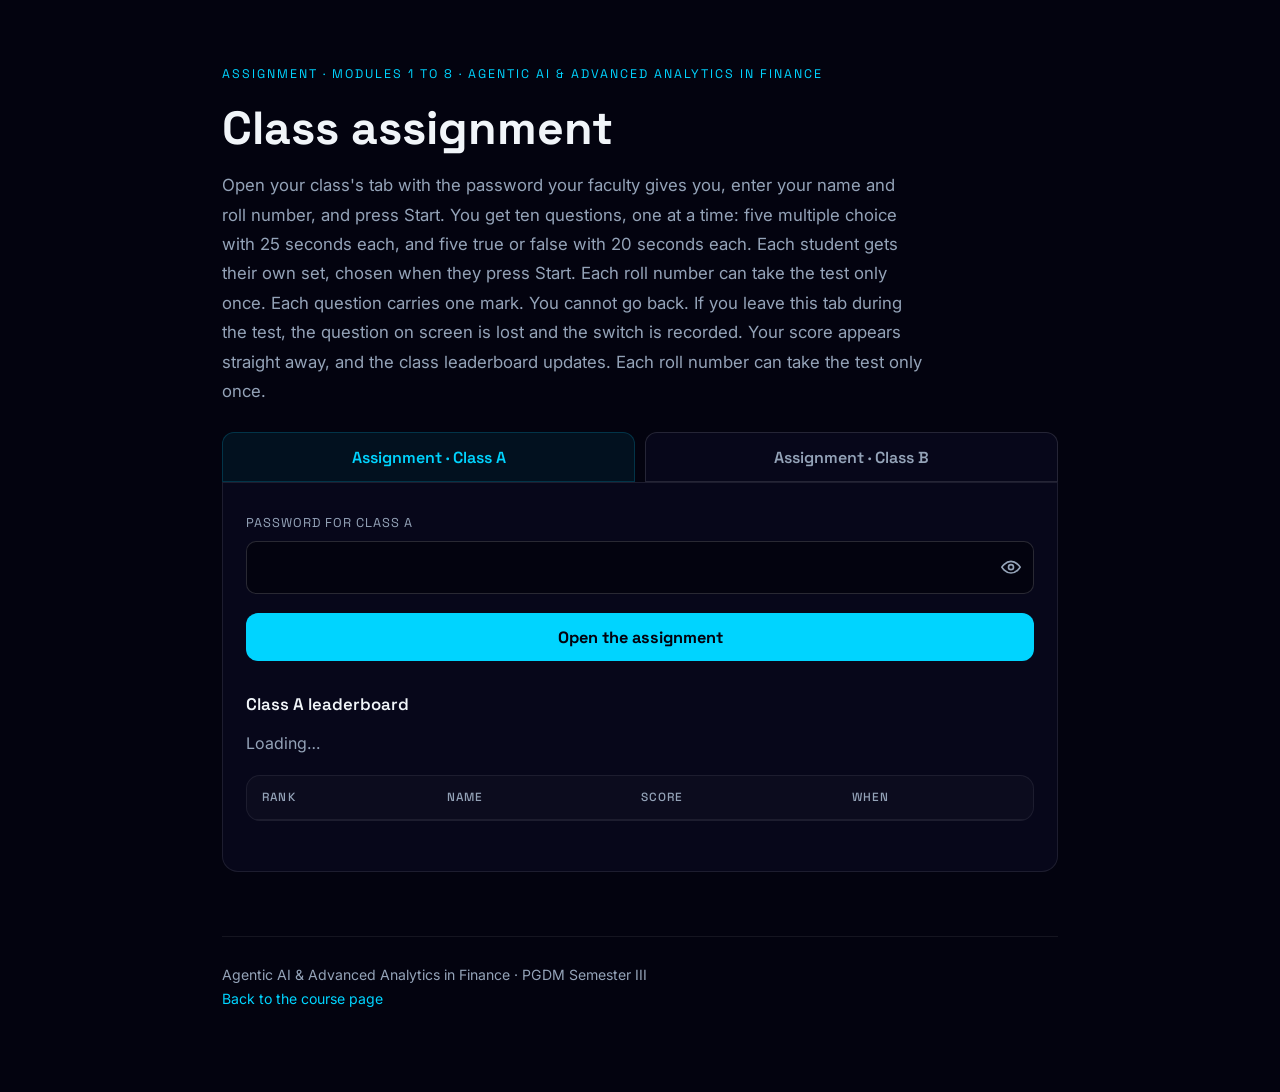
<file: assignments.html>
<!doctype html>
<html lang="en">
<head>
<meta name="robots" content="noindex, nofollow, noarchive, nosnippet, noimageindex" />
<meta charset="utf-8">
<meta name="viewport" content="width=device-width, initial-scale=1">
<title>Class Assignments</title>
<meta name="description" content="Ten-mark assignments on Modules 1 to 8: five multiple-choice and five true-or-false questions, marked automatically, with a class leaderboard.">
<link rel="preconnect" href="https://fonts.googleapis.com">
<link rel="preconnect" href="https://fonts.gstatic.com" crossorigin>
<link href="https://fonts.googleapis.com/css2?family=Space+Grotesk:wght@400;500;600;700&family=Inter:wght@300;400;500;600&family=JetBrains+Mono:wght@400;500&display=swap" rel="stylesheet">
<style>
:root{--bg:#03030f;--bg2:#07071a;--c1:#00d4ff;--c2:#7c3aed;--c3:#f59e0b;--c4:#ef4444;--c5:#22c55e;--txt:#f1f5f9;--txt2:#94a3b8;--b1:rgba(0,212,255,.18)}
*{box-sizing:border-box;margin:0;padding:0}
body{background:var(--bg);color:var(--txt);font-family:'Inter',sans-serif;font-size:1rem;line-height:1.75;-webkit-font-smoothing:antialiased}
.wrap{max-width:880px;margin:0 auto;padding:4rem 1.4rem 5rem}
.eyebrow{font-family:'Space Grotesk',sans-serif;font-size:.78rem;letter-spacing:.16em;text-transform:uppercase;color:var(--c1);margin-bottom:1rem}
h1{font-family:'Space Grotesk',sans-serif;font-size:clamp(1.9rem,5vw,2.9rem);font-weight:700;line-height:1.15;margin-bottom:1rem}
.lede{color:var(--txt2);font-size:1.05rem;max-width:700px;margin-bottom:.6rem}
.pipe{display:inline-block;font-family:'JetBrains Mono',monospace;font-size:.85rem;color:var(--c1);background:rgba(0,212,255,.06);border:1px solid var(--b1);border-radius:10px;padding:.6rem 1rem;margin:1.4rem 0 0}
h2{font-family:'Space Grotesk',sans-serif;font-size:1.45rem;font-weight:600;margin:3.2rem 0 .9rem;padding-top:2.2rem;border-top:1px solid rgba(255,255,255,.07)}
h2 .n{color:var(--c1);font-size:1rem;vertical-align:.12em;margin-right:.5rem}
h2 .mins{float:right;font-family:'JetBrains Mono',monospace;font-size:.78rem;color:var(--txt2);font-weight:400;margin-top:.45rem}
h3{font-family:'Space Grotesk',sans-serif;font-size:1.05rem;font-weight:600;margin:1.8rem 0 .6rem}
p{margin-bottom:1rem}
p.dim{color:var(--txt2)}
ol.comp{list-style:none;counter-reset:c;margin:1.2rem 0}
ol.comp li{counter-increment:c;position:relative;padding:0 0 1.15rem 3rem}
ol.comp li::before{content:counter(c,decimal-leading-zero);position:absolute;left:0;top:.15rem;font-family:'Space Grotesk',sans-serif;font-size:.82rem;color:var(--c1);border:1px solid var(--b1);border-radius:8px;padding:.1rem .45rem;background:rgba(0,212,255,.05)}
ol.comp b,ul.plain b{color:var(--txt);font-weight:600}
ul.plain{list-style:none;margin:1rem 0}
ul.plain li{position:relative;padding:0 0 .7rem 1.3rem}
ul.plain li::before{content:"";position:absolute;left:0;top:.72rem;width:6px;height:6px;border-radius:50%;background:var(--c1)}
pre{background:var(--bg2);border:1px solid rgba(255,255,255,.09);border-radius:14px;padding:1.1rem 1.25rem;overflow-x:auto;margin:1.1rem 0 1.5rem;font-family:'JetBrains Mono',monospace;font-size:.83rem;line-height:1.6;color:#c9d6e3;white-space:pre-wrap}
.cmd{border-left:3px solid var(--c1)}
.tablewrap{overflow-x:auto;margin:1.1rem 0 1.5rem;border:1px solid rgba(255,255,255,.09);border-radius:14px;background:var(--bg2)}
table{border-collapse:collapse;width:100%;font-size:.9rem}
th,td{text-align:left;padding:.72rem .95rem;border-bottom:1px solid rgba(255,255,255,.07);vertical-align:top}
th{font-family:'Space Grotesk',sans-serif;font-size:.74rem;letter-spacing:.1em;text-transform:uppercase;color:var(--txt2);font-weight:500;background:rgba(255,255,255,.02)}
tbody tr:last-child td{border-bottom:none}
td.mk{font-family:'JetBrains Mono',monospace;color:var(--c1);white-space:nowrap}
.label{font-family:'Space Grotesk',sans-serif;font-size:.74rem;letter-spacing:.12em;text-transform:uppercase;color:var(--txt2);margin:1.6rem 0 .6rem}
.note{background:linear-gradient(135deg,rgba(0,212,255,.06),rgba(124,58,237,.06));border:1px solid var(--b1);border-radius:14px;padding:1.1rem 1.3rem;margin:1.4rem 0}
.note b{color:var(--c1)}
.free{border-color:rgba(245,158,11,.35);background:rgba(245,158,11,.05)}
.free b{color:var(--c3)}
.warn{border-color:rgba(239,68,68,.35);background:rgba(239,68,68,.05)}
.warn b{color:var(--c4)}
.zones{display:grid;grid-template-columns:repeat(auto-fit,minmax(200px,1fr));gap:.8rem;margin:1.2rem 0 1.5rem}
.zone{border-radius:14px;padding:.95rem 1.1rem;border:1px solid rgba(255,255,255,.1)}
.zone .z{font-family:'Space Grotesk',sans-serif;font-size:.74rem;letter-spacing:.1em;text-transform:uppercase;margin-bottom:.3rem}
.zone .c{font-family:'JetBrains Mono',monospace;font-size:1.5rem;font-weight:500;line-height:1.2}
.zg{background:rgba(34,197,94,.07);border-color:rgba(34,197,94,.3)}.zg .z,.zg .c{color:var(--c5)}
.zy{background:rgba(245,158,11,.07);border-color:rgba(245,158,11,.3)}.zy .z,.zy .c{color:var(--c3)}
.zr{background:rgba(239,68,68,.07);border-color:rgba(239,68,68,.3)}.zr .z,.zr .c{color:var(--c4)}
.zone p{font-size:.85rem;color:var(--txt2);margin:.35rem 0 0}
a{color:var(--c1);text-decoration:none}
a:hover{text-decoration:underline}
footer{margin-top:4rem;padding-top:1.6rem;border-top:1px solid rgba(255,255,255,.07);color:var(--txt2);font-size:.88rem}
.tabs{display:flex;gap:.6rem;margin:1.6rem 0 0}
.tab{flex:1;background:var(--bg2);color:var(--txt2);border:1px solid rgba(255,255,255,.12);border-radius:12px 12px 0 0;padding:.85rem;font-family:'Space Grotesk',sans-serif;font-weight:600;font-size:1rem;cursor:pointer}
.tab.on{color:var(--c1);border-color:var(--b1);background:rgba(0,212,255,.07)}
.panel{background:var(--bg2);border:1px solid rgba(255,255,255,.09);border-radius:0 0 16px 16px;padding:.6rem 1.4rem 1.6rem;display:none}
.panel.on{display:block}
label.f{display:block;font-family:'Space Grotesk',sans-serif;font-size:.8rem;letter-spacing:.08em;text-transform:uppercase;color:var(--txt2);margin:1.2rem 0 .45rem}
input[type=text],input[type=password]{width:100%;background:#03030f;color:var(--txt);border:1px solid rgba(255,255,255,.15);border-radius:10px;padding:.7rem .85rem;font:inherit}
button.go{margin-top:1.2rem;width:100%;background:var(--c1);color:#03030f;border:0;border-radius:12px;padding:.85rem;font-family:'Space Grotesk',sans-serif;font-weight:700;font-size:1.02rem;cursor:pointer}
button.go:disabled{opacity:.45;cursor:not-allowed}
.q{border-top:1px solid rgba(255,255,255,.07);padding:.9rem 0}
.q .m{font-family:'JetBrains Mono',monospace;font-size:.75rem;color:var(--c1);margin-right:.4rem}
.q .opts{margin-top:.5rem;display:flex;gap:.6rem}
.q .opts label{border:1px solid rgba(255,255,255,.15);border-radius:9px;padding:.35rem 1.1rem;cursor:pointer}
.q .opts input{margin-right:.4rem}
.q.right{background:rgba(34,197,94,.06)} .q.wrong{background:rgba(239,68,68,.06)}
.q .fb{font-size:.85rem;margin-top:.35rem}
.msg{margin-top:1rem;border-radius:12px;padding:.9rem 1.1rem;display:none}
.msg.ok{display:block;background:rgba(34,197,94,.08);border:1px solid rgba(34,197,94,.35);color:#bbf7d0}
.msg.err{display:block;background:rgba(239,68,68,.08);border:1px solid rgba(239,68,68,.35);color:#fecaca}
.msg.busy{display:block;background:rgba(0,212,255,.06);border:1px solid var(--b1)}
.timer{height:8px;border-radius:6px;background:rgba(255,255,255,.08);overflow:hidden;margin:.8rem 0 .3rem}
.timer i{display:block;height:100%;background:var(--c1);transition:width 1s linear}
.tleft{font-family:'JetBrains Mono',monospace;color:var(--txt2);font-size:.85rem}
.qbox{-webkit-user-select:none;user-select:none;font-size:1.25rem;line-height:1.55;margin:1.2rem 0;min-height:4.5rem}
.tf{display:flex;gap:.8rem}.tf button{flex:1;background:#03030f;color:var(--txt);border:1px solid rgba(255,255,255,.2);border-radius:12px;padding:1rem;font-family:'Space Grotesk',sans-serif;font-size:1.1rem;font-weight:600;cursor:pointer}
.tf button:hover{border-color:var(--c1);color:var(--c1)}
.mc{display:grid;gap:.6rem}.mc button{text-align:left;background:#03030f;color:var(--txt);border:1px solid rgba(255,255,255,.2);border-radius:12px;padding:.85rem 1rem;font:inherit;font-size:1rem;cursor:pointer}
.mc button:hover{border-color:var(--c1);color:var(--c1)}.mc b{color:var(--c1);margin-right:.35rem}
.warnbar{color:#fecaca;font-size:.88rem;min-height:1.3em;margin-top:.6rem}
.pwrap{position:relative}.pwrap input{padding-right:3rem}
.eye{position:absolute;right:.5rem;top:50%;transform:translateY(-50%);background:none;border:0;color:var(--txt2);cursor:pointer;padding:.3rem;line-height:0}
.eye:hover{color:var(--c1)}
body.testing .eyebrow,body.testing h1,body.testing .lede,body.testing .tabs,body.testing footer{display:none}
body.testing .wrap{padding-top:1rem}body.testing .panel{border-radius:16px}
.timerbox{position:sticky;top:0;z-index:5;background:var(--bg2);padding:.8rem 0 .2rem;margin-bottom:.4rem}
.tline{display:flex;justify-content:space-between;align-items:baseline}
.qno{font-family:'Space Grotesk',sans-serif;font-weight:600;font-size:1.05rem}
.tbig{font-family:'JetBrains Mono',monospace;font-size:2.4rem;font-weight:500;color:var(--c1);line-height:1}
.tbig::after{content:" s";font-size:1rem;color:var(--txt2)}
.timerbox .timer{height:12px;margin:.5rem 0 0}
.timerbox.hurry .tbig{color:var(--c4)}.timerbox.hurry .timer i{background:var(--c4)}
.score{font-family:'Space Grotesk',sans-serif;font-size:2.2rem;font-weight:700;color:var(--c5)}
</style>

</head>
<body>
<div class="wrap">
<div class="eyebrow">Assignment &middot; Modules 1 to 8 &middot; Agentic AI &amp; Advanced Analytics in Finance</div>
<h1>Class assignment</h1>
<p class="lede">Open your class's tab with the password your faculty gives you, enter your name and roll number, and press Start. You get ten questions, one at a time: five multiple choice with 25 seconds each, and five true or false with 20 seconds each. Each student gets their own set, chosen when they press Start. Each roll number can take the test only once. Each question carries one mark. You cannot go back. If you leave this tab during the test, the question on screen is lost and the switch is recorded. Your score appears straight away, and the class leaderboard updates. Each roll number can take the test only once.</p>

<div class="tabs"><button class="tab on" data-c="A">Assignment &middot; Class A</button><button class="tab" data-c="B">Assignment &middot; Class B</button></div>
<div class="panel on" id="pA"></div>
<div class="panel" id="pB"></div>

<footer>Agentic AI &amp; Advanced Analytics in Finance &middot; PGDM Semester III<br><a href="index.html">Back to the course page</a></footer>
</div>
<script>
const API = "https://script.google.com/macros/s/AKfycbzhyCaE0Xue239ya28x_MuP39mwqb3uzOpJSzNKtMGKowFo0VYMJ1V6mFeLAejd5DuS/exec";
const LOCKED = {"A":{"s":"YC4yfMpYtW/2GEplGVgJug==","i":"8PfGfa1DV+JuxdyW","c":"JAYhhvNYZPjKw11027/SS+EzNlXFaYr6TbUWMpboDUq+hK9edcc/ASt2MX5uq7z/5U4U7go9Kk/WuEeS40wUDBfDDevjYd1p3bRzaaPpfv8hjMRvQV3ErUrsZ9DprX8mlkpd7Y8X3cGX4f9UPsqzcFMQG4pKYvS6p8OvVFtlalbw5uiNsqBYzFDiYkPBv++afgOy867vXWvukGax0A+L5EW75mrIxiDZFYf/H0mYosxwanMiceXLaC4rSuq7wcUHohu1yasah45DMnoXOqTiwKK1ims5PpOcRD5IGdSzNnhsKPfSp7ICc6uxh1b/Jl6Ds6I/fnFjERksqteghNjNm24Rt6fDBRn5ay3zjF39Gduoy0zUyji93TYs++375zU3McCaFIVybue4k/FUETBN8Gj9CThHy1CoHNGKRnNx4xKXTZdOMxzpQ0Eq+4eRKw8JMHSOQ0enlRJnjwBKfN3aqGTsyHx1ABB8vs1oDqbMLQCGI8watzz/acOQ2Um6K4rf6D3jueAqSnukweHmVIFwFqE6kA64xOd+oT43DLuZXED15Cx9vtUt96eJ7MrhOLYAUGJXs70iv2mfM7xNYZM005nTWgvnL5N2nAW/wuFjUmiCfEnMRuoDjP49V/1wHm8uevTcp1fJpQUDeS41w3XCT5g754DkCpkbUGpYXKTxVNnAi/Y15sYq0O/PevjzTbtarDEqf11MK/qcJVs8sPPdssvXyClth91fUFxXQRWaacfXeiORKmxlOiAs0COpdO5GQG9UItSdH8xSN4HdWRkUOAvKTTvUSFtH5CHBKci1TFAL/BBegmBIRmppXeE7Dch39IfeZR8DVhWwIFnoxJ7KXrijaB5pK2OXHD6zQiInCJ/MxpI3o0FXRkhRdtagQfSWgm2+/qQBbsb/+B6Vk8KYmFimIEeDmElRfG1Gx965dvgeLO1f9VSQT01l+Hcm3wMWbu2SgT4cG2dBJMGOe181EiP20gkNmk0FGYnkcO/cHKXADS4+w1NeOv3RJYxXN7RjQ1ZuXn7ZLhHbL8eYLyHFLRarLu2G3wjQY2FJvcpnDC9G9lju/DEp5WyWnC8qE5JwKzPEFDn/oE52UqlRTQNKLfzUXNtu57CBjqxWw8J/5YPYzrmzqTmuXRupM18d4w8hoKkit0rdExqAaN07X4oZwEncHxeoBYZAYu1LOkbWWQax0nEzLCAs6FmQ96TLb47vIsZkXf5qKeGmZATltGovdag/fs4rp/e3x7ngyo8miDHXOw4TuvTglCbdMPX76uNpLEp89Xp8HTZr0UBo6yGgU/yLoz1M34W86AErwK6j82Y7rpP85ODEHmmWL50oI6NMuu6r9vUPepdjn16fxBc+912Idxp7tUNS1lEy1HpMVMY+EBNK+lot4hv3q+4haxok0OxodRa4EKkdToEsuiw333gzgVapdp/iP23krOnhlilBAGYlL+skXqV+ZKBYLKgCg60RNgW9BNA2fglSHW84EBOre8QWE532U1PfcsPAmA/GrQoKZMzkFIxGElICDnBqvTjg8ikYpRFrMvKjloOn5CL2k25cW/jLijviM+K7H6I3Oa4A5rVRUZwDQ8LlYKy6KOA/K5Lplo4RHI5Lka9BBvDCpMPYZoR2KJ/04Jb4LHJFFsR/RtJmSugWEik4Lu8sygmnwocqwwMECjnWztbXWIftZsKK+KfsPZ5NgUpCkKna4ObbgYlPJYABZi0jEfmur3RJPO1s61zcKQ8EaVG15R9yBpdRsP9N9ZTk+R2TSVAyqFqUhE/J3DU2SfRWX/73toT4FbHkyI74px47y38qoFbYs64SyvHq/OF1C+4NztSdXhYEm5CbCUOHCrdkagKHpbaw+MQq2MY3dXYRX+0/Yz+Np5ZtGjvePbIEn/bsBOHAolIrHWZSOuOCaIvNQsFagOAAD2j7H6b8b2fG0z0qa3c+GpYSZCa7VUMtbEY1rYvgJujcbQlJKyZOyTcjScL8t0xtGXQw4rGvnCaaBfMW6sdM9CbC7bJ9s71Snkn8Fk452lDnEyK6zoeOe+Qtpx/9YNfiO9DVK/RkQd3ddR9DV50SPOuV7DFSd1eOsraecyRDCuNk6P0PQ4GGPjZ5wc0eL+NOeRGPlu0gZ2bXGd9QafQTK0IdLYYa/q0N5Em3HU2wYkrqfmsj0r/TNyh3KlDqHnTNvc9wm6Iuhs2DOFbsLFon3ZjgOpIpfrEN5BeAYZ4H/6plUNHzUgYt7esBNI+Fo7REd1NpHLzhDnHsjYRiuwQyP9Brn98pPrhzQvx+L2/MfwXwdrNGfph++bUxw3H1Oqur+PNBjjpOTDHmMOvcMboxGSbdEHJGzzjmb8uLiIUCWrUwheo96rU1CDSbvszc9S3O2e0LCGboJP2yAzAdLhyP4u83g/KVrGC0KsS8LxUOSL18M3tN0ypQeM/FmxcM8EKlDxOkGL0Uj0Dr03Bq/9isaps5sWsJBrOVXhKXkSQlYZzztukwLJ6xG+D1MaTf2zeTO/zq5XdjV0hzFloh/bMOiUh5+teAwNC+hj9kxhF4GV5ilVbGCkznzZ4bGvCqaY9/0TP93BszBOp3oBkz2cQMALkgAvSG0v30ZKWWK27eeuwPR74h/3wVP4cdGC9Aqut8W/HClz2Pr8ZNth9PFL1cxCKN5x9G3nJNji1+Kp3MPLiFXrbBROxP9yaHmIzA73fakfPMOUDiJy42bbfAQ/w1SFGqlE+yWa/fg9Ig4VZX0+L57Ff7Q8DH667NEPK4+E+qOels+L05fYpIqRtDCrDTdiyjJzioq2c9n68bfF/OQ8bW2/C+0OQzYzFdi8U4Kx2cbO3paCQA/XP7YlMohnSSNKke1cxVBwA0+iVVUamna54EJBfq+zacF2Kzs5WCwnNcwAIO9efUO397fbvhrFj72W5ak4wyHFLvDLd876UaBOrbT+rJ+r5vQc4mTVNbk0G9yQqpsXhjuzNhQ47aBtJwjr2sVskYSz51/YeQQhfnLOW+/KAics4qCBz3ucrGzKL6AOXpdYNUz2j8JF+o4t63vIx70JIpy9xphza+mFAHOW/zik7kxKGGlKuGiw4mNDrd/XUQBtjIN0ZERbAxvOYqzFI54RE/iBlDqgbZCSrpY9dBIc+ObJ1mY5OLZ09bm3WV0fIfCe9zcOXOJj9HWFQ3pGyPxDxtrKmvSt6jzqM3LJ8rEXAbcKbuo2b6IHlPzV01qme76zA2vwYqdMM+r2lXR5vvqg4TNpWskfF77syczLIcmTDlU8xXhfZc0HE7A1lYhjVojA=="},"B":{"s":"/ZpJMUX6bLxYbE8Zh7rMig==","i":"NiI6y673vSLQ6I6h","c":"7uMz4lvcA7gUZfD9dDLeSyd/5y6A/scGLDd1UcLfcJPZaJ2GPpIV2+uaw9PEoaLTVAPvnGas+qY8BpEj2sfONhG9CU5GZ46+XawuDZPx8WufjETallccdS56o6YmNMIX/MxhdLIQvieG49Hi3K3rN0nj56DR/MzV+QgRiEq46iRlJmJQT5O+UNT08Tt9cYeg/ZJjXatjeRHtsgpTeiHt/IgZFnUt0LDbmqz9R3fItV4tVIpaqlvZkY8QrEI1B7iqIK6xaxAFy1rJOUHQeWP3bHARB6b5YVbaN8JVshuO9zuq88dbYnIvCQ1nEPYUtdy3HgsfLuKm5PUD1BjKAbSgSQp6ZmxTbMbk1ltEXtfclJmLvJDlJZX3qE1lAocNL8/7v+80gOHfR8xDRZLnL2iGtlZdnlCPxvbaViMj71KXCNAXx3PbKWsw3tqM7Jw/S5WOMKAtvCI1pVBe06yVPXXJmRg0tCh/Gp3qhPzV97LRPXz9CkiOAqqmIHiYFfpKvMBnxho+LwshlmMu6uDy7zewWlclAFNrww2jRmkiLIhqG1m/YcsJJyMRipm6I635dlIeTOi5ZmyyLVrVOVfx3YnlORFcDxuwunkB4ZYuVpAWGC1Swwq8b1seR5ETz/IixGI36TlTvnMBnOKIBlus4cpL+s2DUuQl0tWhnfV/1+fWwRMXxx0fmgnonlQSWnMSnuVRlBi3mJfz6klM2KAnJ76CaPBYdvwEzr+NBc/TNlhzUnUJaiKe7Z4/xXafXLYJZwo7+KOk0qU3Kau3eJO/Wi5VBi+EbwNfZoxiTNIT2Qt+nPI6w3bqkDsXLiUVicqDjdVdo53PCCq/20KNkNRZYAwfQcF2I/WqL/KbvF6/T3R/9QLHOdLy+1DaIadfBL3bG8cDXOr9fOeBS8aOau7UxYkuNtWkiDStNz2Z98lncSr9A+KnN5A+dK5m3aM8I2K/+t8flOaL2TJj4s2eFQBHvT8ji0pyqXtvbnZ4qe5P1mE/s8ay5ak7whtWyOKCVNBy8WUjrbiHr/vRV8Xyw8a7t8bMwUTTWSfFX6JP3bb581fUpHujIg9DIw8qXSRfeN1F8WJ6AzO4h2haixIsgF8q4iRGBECSJnQAqaAxri2LQhLts8xAUOoYlu/Wv7lMxT6aQ69JaVawKkeJ/rlGUXDhqPmCBuMvvWZp2aWF+WYnn8LluTCde4vHn/VbBFI4hR2e0kyRVfJU2V31MewdHfTHuT+Sot/Y7plcPyqx096P/XXcvJL2P+naUgJ/4rXgdSkptrzw1ULnvsGgAWa0YX2ZGFPnEF8y4ZftF0KzPFxYcHPSEhER68+JLXaoHbVqMBhIGXfkZFSjgI+O9lnZun4aqX2c/etEeZUb7jUEUl/ywH2qWpK5/7CPJL9Frit0EODdVoZLWiGbwkCG6qCcbHBqGsfo8Cj5bvAbaf86KT0sNg8MvgQtKXAaqgXiCzdeeg5YpgVozSChWMAiljoJi8dEIyrgu+KcOV6fP342Sro4rM1972oFiGragqugIJUJYi4ItPpquFxMpAXa0aqSqFi4zjOC0u0MiS/sX0T9ppVbBjhD1nGLa+C/X6yPbgg+7Wa1BJVxL4eHcZxG+5/atR+HE7UigMj6SBV6Iu9neVc7OGkbie+HceaxR4/rRORdIW4xG1Yd7/wIXBKtPpS5XXp8buAA/vgqOYSbwX/d71w6Dea3j0DZkdsfdJpQe8XS8mbQ1o2nCayZN/TgMRSMTFGm2cXKZPMweudJoTSU30DWyfDwHhs4N5YaYa1kb7wvwhIBVBOTtFizFeuuJZKcFAxyf/xZQEIjFipvMTHgTBpRey7TyVnZn0OvSKS4AOEiNovzVNKHqFDzsg02AG0byund8b6EbV8uvx9XxdUItquQTM+a37W8eNe4992BSLWerl+OmjhZLvhpu4EtVsos3Ih3rpAMORVTKNblXBlmup8eyBNHTdJPb+aySYj9/XkfEZYQub0w1jmi+hH2BvmU26XZNOXOGgicDIUf83zoJGEH5rH7m1duPaAbvZgjCog3oy/cil3u+0cE+AGyRH8jQv36Bz33Oxf0gU0S2s4x7rOW4pya9eaPfyx30WOz74POQJRw2+fBKxHLjRV1VQzuku7WkHqYL4EPUd0+HpvQVFX6yvK7XanYyyVs9VbzF3sLspjNsV6JYGupsMlVJV7RwUXIa0GxMKPY8n9JY6d3uCvrsMg0/u1rIRtuHDsmDBxR2iUyQzeIQT73djNPnMtLoFMnetKq6dfjd+8Rt9iib8YWxhhvdrgPk6JQBKR1rXJrePxlFwVk4/R0L1GDJm67JwGZ/ZrCqJyR/Tmo07gxyLLYaXRqwB6tlxR0jHwqnMbSFkpt5NcMCIC+wv2klZywYksWyYyhJZK75qxrREhYHMh379pFH8JYoMghiKretYKJZ5cIJ4H8B5zk9sE48/wDdJXUcY6HcOUBs6DrMA52pUC25K0geDCABUDNyrjUCuukvnEP9Kagqn9T891+br72YfFXfgeJwhLRFWOv+Z/NNBFMt+TkF2sn+BoUA0Pqlqo8btCSPYtuzkyEE6ef2Bo4hZ/Fi6/LGLbW5Sgmpv9SzL/ZMZzeqWgvv2yZ/vIQotU/OXE+N9aHFxMfWibHIA1TZkfaG1QDYltL7m3nBueZVuuwPBhPmugHmZ9U0eBvQiBA8nqYz9yeDl3JpA4P2H9xiR0+oTUTQO9e1zEqgFXc/nSB6QYpSh3YJmfFDDrIdd+TtK1EgvmfUlR1etmfugDDXvl6OTeTQ+j4dPgOpF0Wr1hdGbfZH2GtWoOeuq0QGLY5sbMKZ23/vrw7+zDlV3GMBBSbno+hjkJg8wrzyQyplGph4wPT+uCU3vRgIdHJmYyIwH8RUHuFt7PIT+EGfHAurHwrX1UK3fb6Ly/gwthDy4Vraaag633GRxny/rm/p0Y9W19R0CtgyFKV+vKTHg0jeQITmMwlB0e+TGOu25MEfmz4cqvT+SM/6PYEIvf23QfJJb50NKUIu6bMO7ZZNU1I1ag8tAR1IGxUSCNMOHthzcM="}};
const state = {A: {}, B: {}};
const SEC_MCQ = 25, SEC_TF = 20;   // seconds per question
const b64 = s => Uint8Array.from(atob(s), c => c.charCodeAt(0));
const esc = s => String(s).replace(/[&<>"]/g, c => ({'&':'&amp;','<':'&lt;','>':'&gt;','"':'&quot;'}[c]));
// Retries with random spacing, so 60 students pressing a button together all get through.
const sleep = ms => new Promise(r => setTimeout(r, ms));
async function call(url, opts, tries = 6) {
  for (let k = 0; k < tries; k++) {
    try {
      const j = await (await fetch(url, opts)).json();
      if (!j.busy) return j;
    } catch (e) { if (k === tries - 1) throw e; }
    await sleep(800 * (k + 1) + Math.random() * 1500);
  }
  throw new Error('busy');
}
const post = body => call(API, {method: 'POST', body: JSON.stringify(body)});
let running = null;   // the class whose test is on screen

async function unlock(cls, pw) {
  const L = LOCKED[cls];
  const base = await crypto.subtle.importKey('raw', new TextEncoder().encode(pw), 'PBKDF2', false, ['deriveKey']);
  const key = await crypto.subtle.deriveKey({name: 'PBKDF2', salt: b64(L.s), iterations: 150000, hash: 'SHA-256'},
    base, {name: 'AES-GCM', length: 256}, false, ['decrypt']);
  const pt = await crypto.subtle.decrypt({name: 'AES-GCM', iv: b64(L.i)}, key, b64(L.c));
  return JSON.parse(new TextDecoder().decode(pt));
}
function msg(id, kind, html) { const m = document.getElementById(id); m.className = 'msg ' + kind; m.innerHTML = html; }

function lockView(cls) {
  const p = document.getElementById('p' + cls);
  p.innerHTML = '<label class="f">Password for Class ' + cls + '</label>' +
    '<div class="pwrap"><input type="password" id="pw' + cls + '" autocomplete="off"><button type="button" class="eye" id="ey' + cls + '" aria-label="Show password" title="Show password"><svg width="20" height="20" viewBox="0 0 24 24" fill="none" stroke="currentColor" stroke-width="2"><path d="M1 12s4-7 11-7 11 7 11 7-4 7-11 7S1 12 1 12z"/><circle cx="12" cy="12" r="3"/></svg></button></div>' +
    '<button class="go" id="un' + cls + '">Open the assignment</button><div class="msg" id="lm' + cls + '"></div>' + boardHtml(cls);
  const go = async () => {
    const pw = document.getElementById('pw' + cls).value.trim().toUpperCase();
    try { state[cls].pw = pw; state[cls].qs = await unlock(cls, pw); startView(cls); }
    catch (e) { msg('lm' + cls, 'err', 'That password is not right.'); }
  };
  document.getElementById('ey' + cls).onclick = () => {
    const i = document.getElementById('pw' + cls), show = i.type === 'password';
    i.type = show ? 'text' : 'password';
    document.getElementById('ey' + cls).setAttribute('aria-label', show ? 'Hide password' : 'Show password');
    document.getElementById('ey' + cls).style.color = show ? 'var(--c1)' : '';
  };
  document.getElementById('un' + cls).onclick = go;
  document.getElementById('pw' + cls).onkeydown = e => { if (e.key === 'Enter') go(); };
  board(cls);
}

function startView(cls) {
  const p = document.getElementById('p' + cls);
  p.innerHTML = '<label class="f">Your full name</label><input type="text" id="nm' + cls + '" autocomplete="off">' +
    '<label class="f">Your roll number</label><input type="text" id="rl' + cls + '" placeholder="PGDM/25/01" autocomplete="off">' +
    '<p class="dim" style="margin-top:1rem">' + '10 questions: five multiple choice with ' + SEC_MCQ + ' seconds each, and five true or false with ' + SEC_TF + ' seconds each. One mark each. The clock starts when you press Start.</p>' +
    '<button class="go" id="st' + cls + '">Start the test</button><div class="msg" id="sm' + cls + '"></div>' + boardHtml(cls);
  document.getElementById('st' + cls).onclick = () => start(cls);
  board(cls);
}

async function start(cls) {
  if (running) return;
  const name = document.getElementById('nm' + cls).value.trim(), roll = document.getElementById('rl' + cls).value.trim();
  if (!name) return msg('sm' + cls, 'err', 'Please enter your name.');
  if (!roll) return msg('sm' + cls, 'err', 'Please enter your roll number.');
  const btn = document.getElementById('st' + cls); btn.disabled = true;
  msg('sm' + cls, 'busy', 'Starting&hellip;');
  try {
    const j = await post({action: 'quizStart', v: 10, cls, pw: state[cls].pw, name, roll});
    if (!j.ok) {
      if (/out of date/i.test(j.error || '')) { location.replace(location.pathname + '?r=' + Date.now()); return; }
      btn.disabled = false; return msg('sm' + cls, 'err', esc(j.error));
    }
    Object.assign(state[cls], {name, token: j.token, ids: j.ids, i: 0, answers: [], switches: 0});
    document.body.classList.add('testing');
    running = cls;
    document.querySelectorAll('.tab').forEach(t => t.disabled = true);
    ask(cls);
  } catch (e) { btn.disabled = false; msg('sm' + cls, 'err', 'Could not reach the marking service. Please try again.'); }
}

function ask(cls) {
  const st = state[cls], q = st.qs[st.ids[st.i]], p = document.getElementById('p' + cls);
  const total = q[2] ? SEC_MCQ : SEC_TF;
  let left = total;
  p.innerHTML = '<div class="timerbox"><div class="tline"><span class="qno">Question ' + (st.i + 1) + ' of ' + st.ids.length + '</span>' +
    '<span class="tbig" id="tl">' + left + '</span></div><div class="timer"><i id="bar" style="width:100%"></i></div></div>' +
    '<div class="qbox">' + esc(q[1]) + '</div>' +
    (q[2] ? '<div class="mc">' + q[2].map((o, k) => '<button data-a="' + 'ABCD'[k] + '"><b>' + 'ABCD'[k] + '.</b> ' + esc(o) + '</button>').join('') + '</div>'
          : '<div class="tf"><button data-a="T">True</button><button data-a="F">False</button></div>') +
    '<div class="warnbar" id="wb">' + (st.warn || '') + '</div>';
  st.warn = '';
  window.scrollTo(0, 0);
  const answer = a => {
    clearInterval(st.tick);
    st.answers.push(a); st.i++;
    if (st.i < st.ids.length) ask(cls); else finish(cls);
  };
  st.answer = answer;
  p.querySelectorAll('button[data-a]').forEach(b => b.onclick = () => answer(b.dataset.a));
  st.tick = setInterval(() => {
    left--;
    document.getElementById('bar').style.width = (100 * left / total) + '%';
    document.getElementById('tl').textContent = left;
    document.querySelector('.timerbox').classList.toggle('hurry', left <= 5);
    if (left <= 0) { st.warn = 'Time ran out on question ' + (st.i + 1) + '.'; answer('N'); }
  }, 1000);
}

// Leaving the tab during a test forfeits the question on screen.
document.addEventListener('visibilitychange', () => {
  if (!running || document.visibilityState !== 'hidden') return;
  const st = state[running];
  if (!st.answer) return;
  st.switches++;
  st.warn = 'You left the tab, so question ' + (st.i + 1) + ' was lost.';
  st.answer('N');
});
['copy', 'cut', 'contextmenu'].forEach(ev => document.addEventListener(ev, e => { if (running) e.preventDefault(); }));

async function finish(cls) {
  const st = state[cls], p = document.getElementById('p' + cls);
  st.answer = null;
  document.body.classList.remove('testing');
  p.innerHTML = '<div class="msg busy" style="display:block">Marking your answers&hellip;</div>';
  try {
    const j = await post({action: 'quiz', token: st.token, answers: st.answers, switches: st.switches});
    running = null;
    document.querySelectorAll('.tab').forEach(t => t.disabled = false);
    if (!j.ok) { p.innerHTML = '<div class="msg err" style="display:block">' + esc(j.error) + '</div>' + boardHtml(cls); return board(cls); }
    p.innerHTML = '<div class="msg ok" style="display:block"><div class="score">' + j.score + ' / ' + j.total + '</div>' + esc(st.name) +
      ', your test is marked. ' + (j.first ? 'This attempt is on the leaderboard.' : 'This was not your first attempt, so the leaderboard keeps your first score.') +
      (st.switches ? ' You left the tab ' + st.switches + (st.switches === 1 ? ' time.' : ' times.') : '') + '</div>' + boardHtml(cls);
    board(cls);
  } catch (e) {
    running = null;
    document.querySelectorAll('.tab').forEach(t => t.disabled = false);
    p.innerHTML = '<div class="msg err" style="display:block">Could not reach the marking service, so this test was not recorded. Please tell your faculty.</div>';
  }
}

function boardHtml(cls) {
  return '<h3>Class ' + cls + ' leaderboard</h3><p class="dim" id="bn' + cls + '">Loading&hellip;</p>' +
    '<div class="tablewrap"><table><thead><tr><th>Rank</th><th>Name</th><th>Score</th><th>When</th></tr></thead><tbody id="bd' + cls + '"></tbody></table></div>';
}
async function board(cls) {
  try {
    const j = await call(API + '?board=' + cls, {}, 3);
    const rows = j.board || [];
    document.getElementById('bn' + cls).textContent = rows.length + (rows.length === 1 ? ' student has' : ' students have') + ' taken the test.';
    document.getElementById('bd' + cls).innerHTML = rows.map((r, i) =>
      '<tr><td class="mk">' + (i + 1) + '</td><td>' + esc(r.name) + '</td><td>' + r.score + ' / ' + r.total + '</td><td>' + esc(r.at) + '</td></tr>').join('');
  } catch (e) { const n = document.getElementById('bn' + cls); if (n) n.textContent = 'The leaderboard could not be loaded.'; }
}

document.querySelectorAll('.tab').forEach(t => t.onclick = () => {
  document.querySelectorAll('.tab').forEach(x => x.classList.toggle('on', x === t));
  ['A', 'B'].forEach(c => document.getElementById('p' + c).classList.toggle('on', c === t.dataset.c));
});
lockView('A'); lockView('B');
</script>
</body>
</html>
</file>
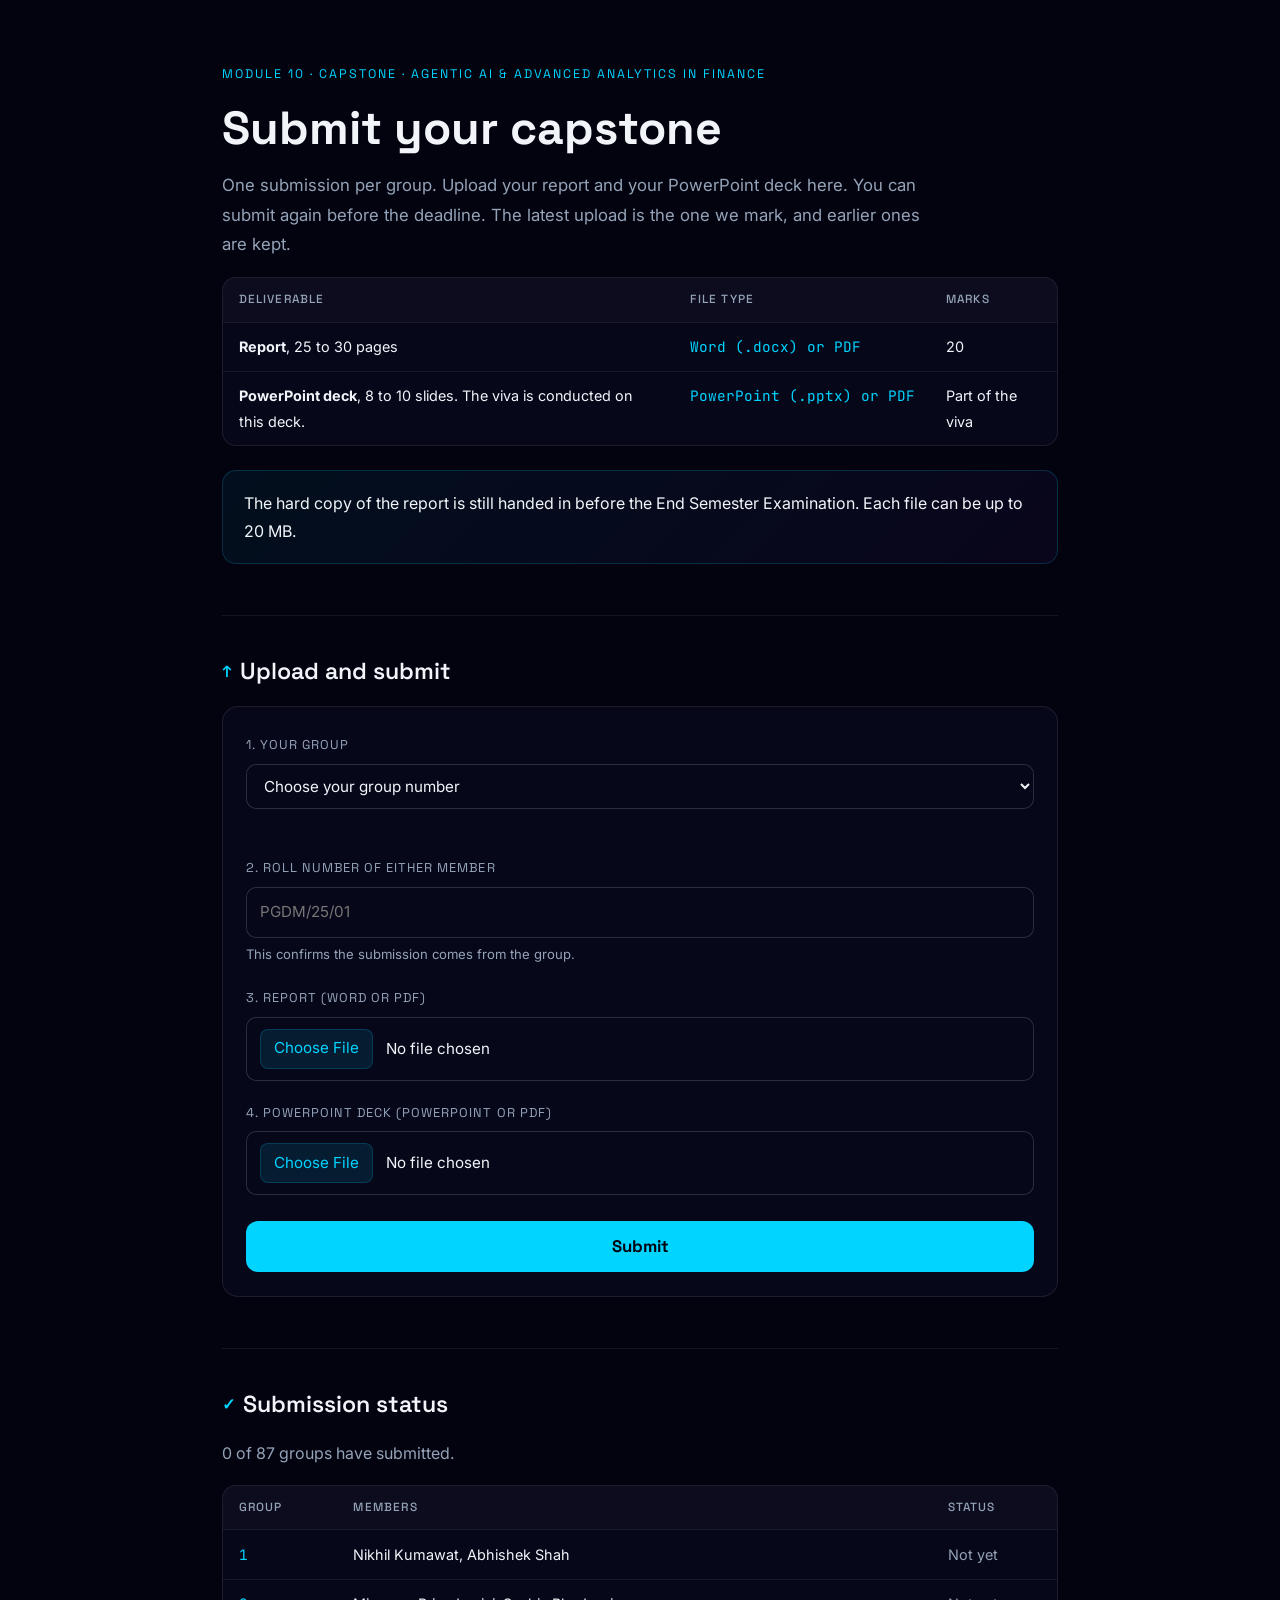
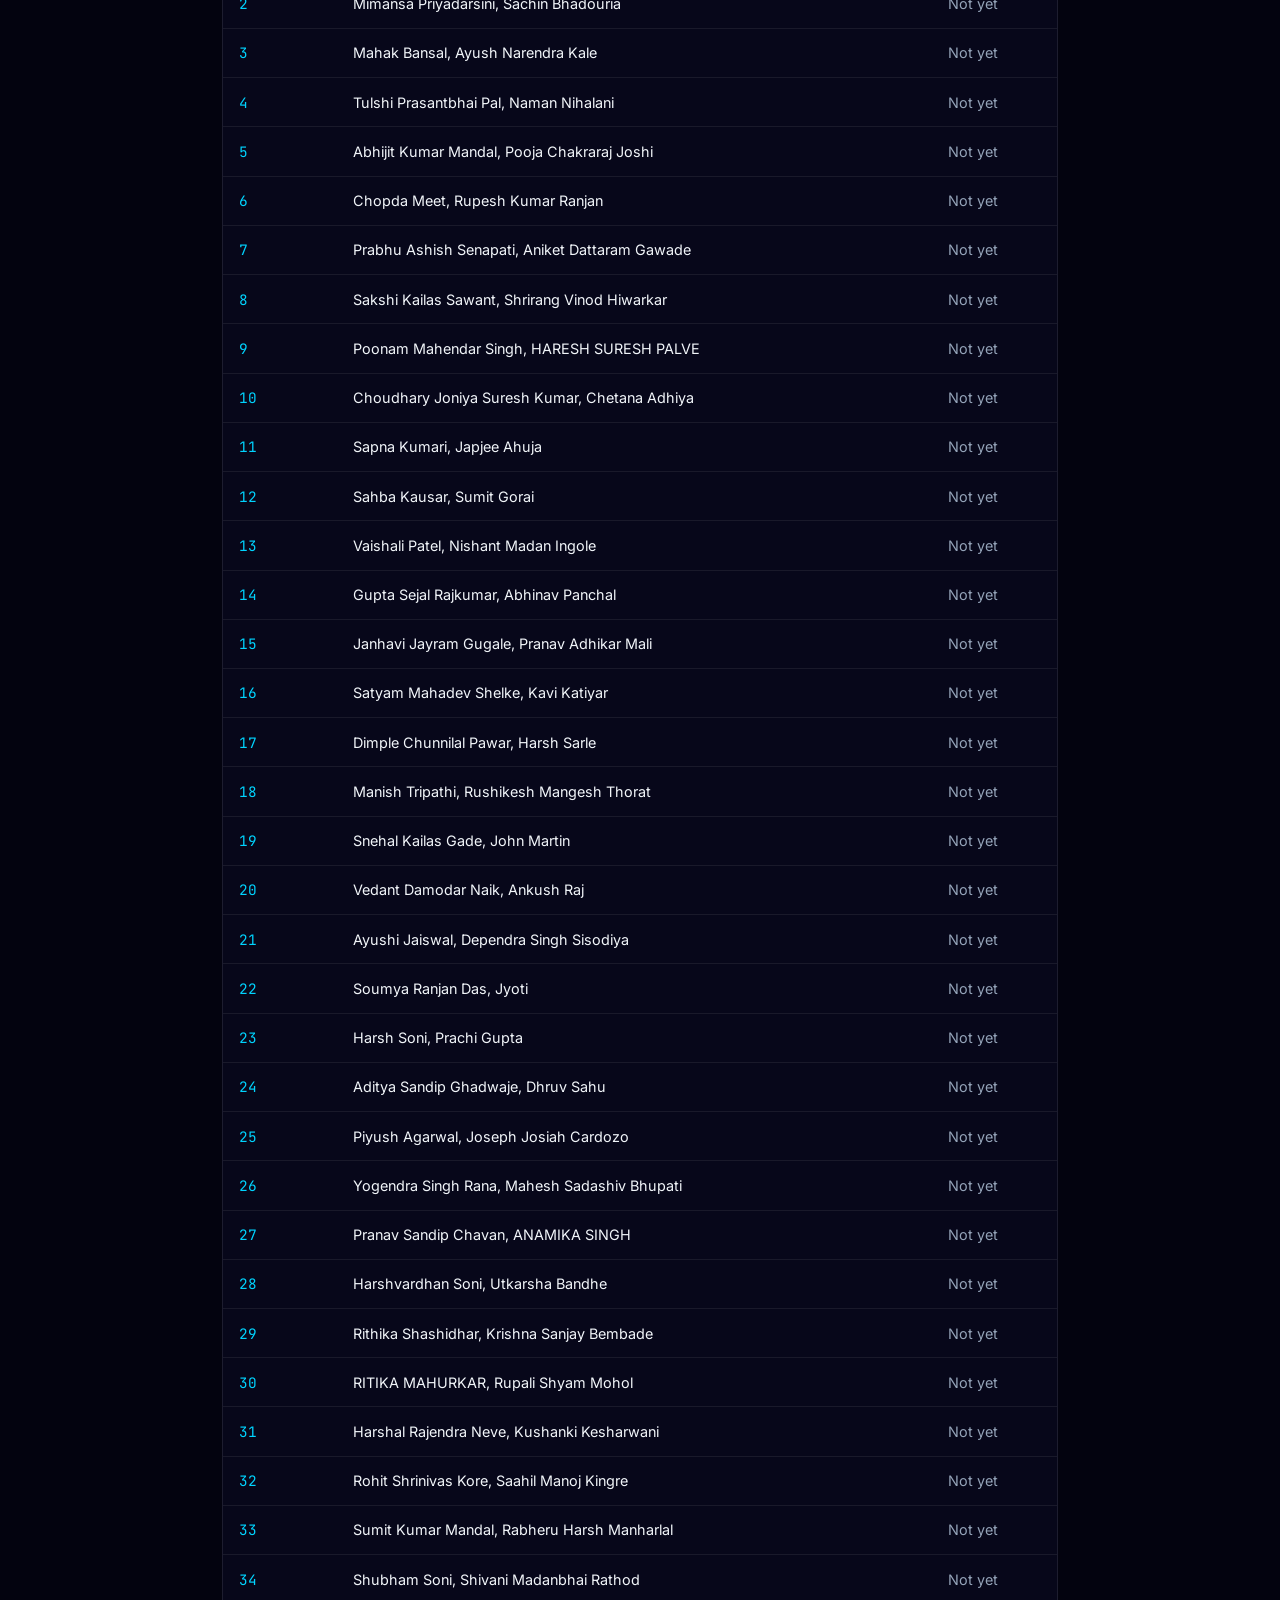
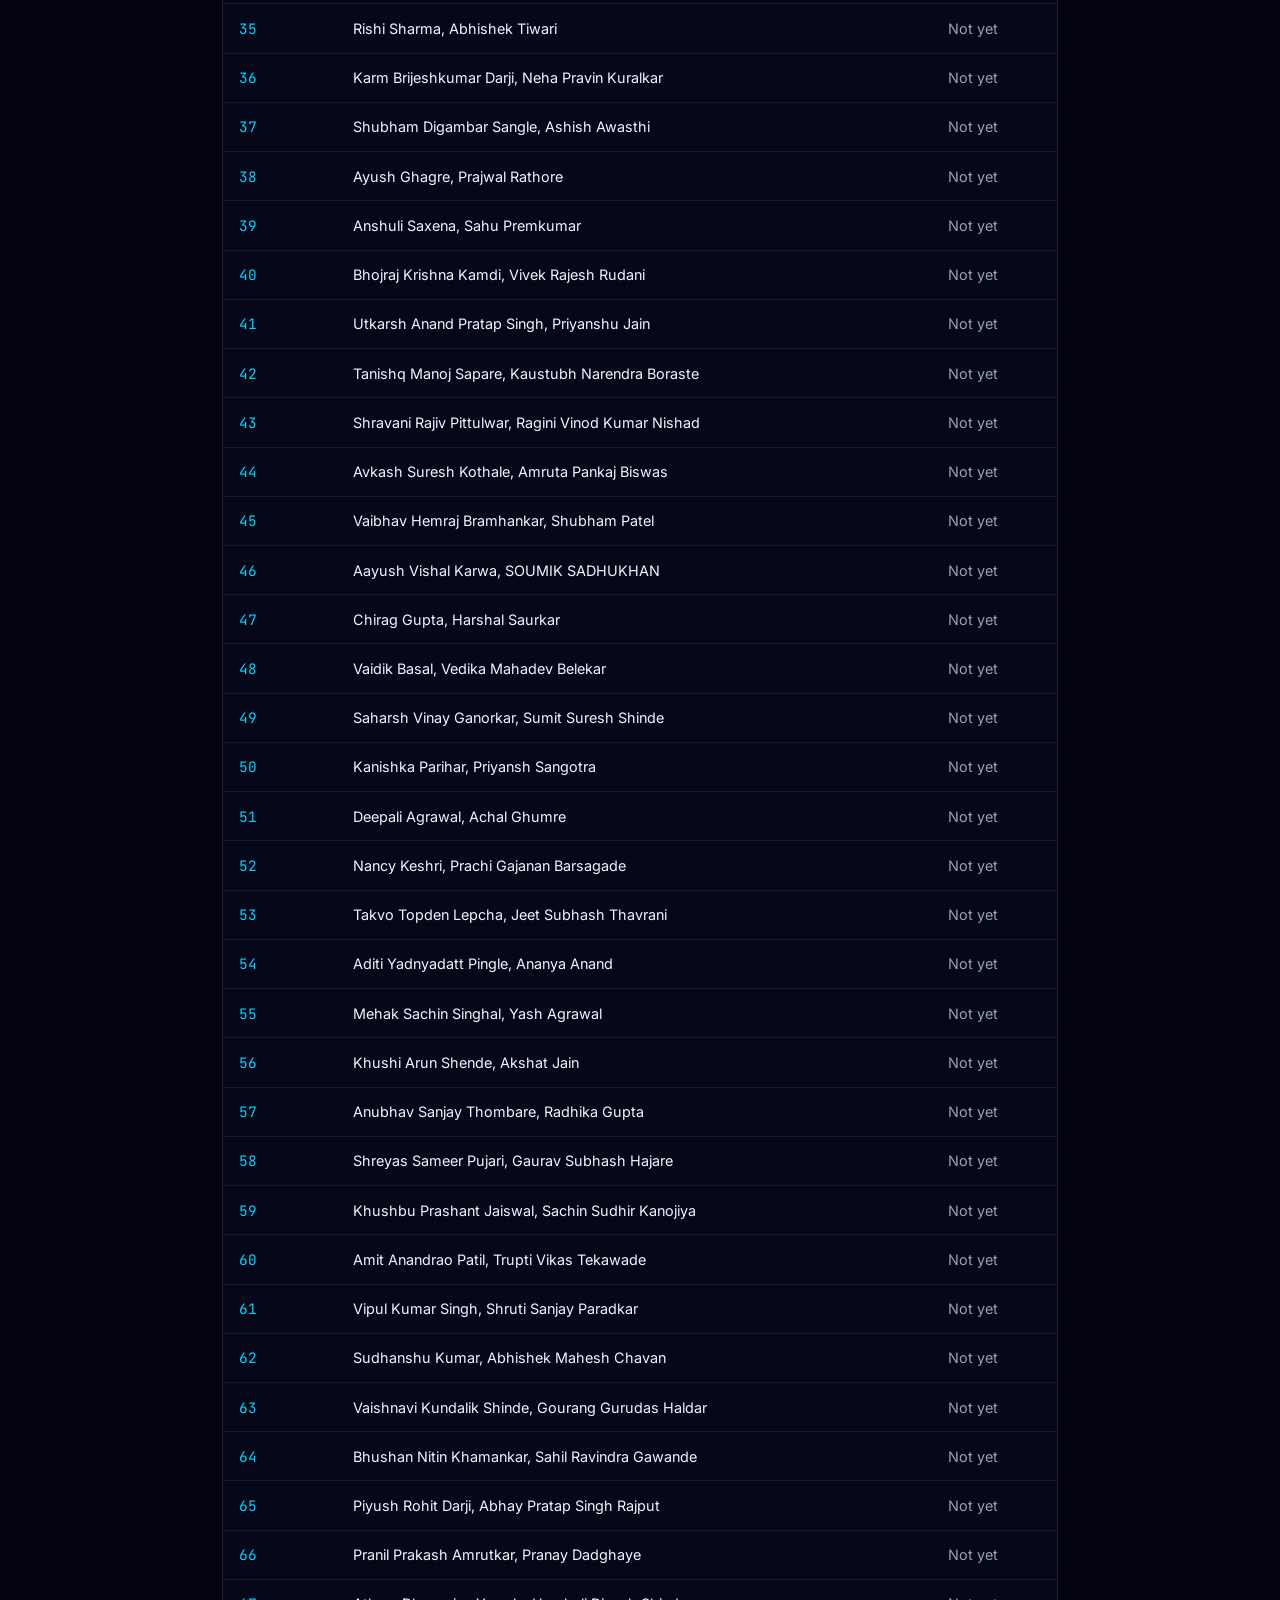
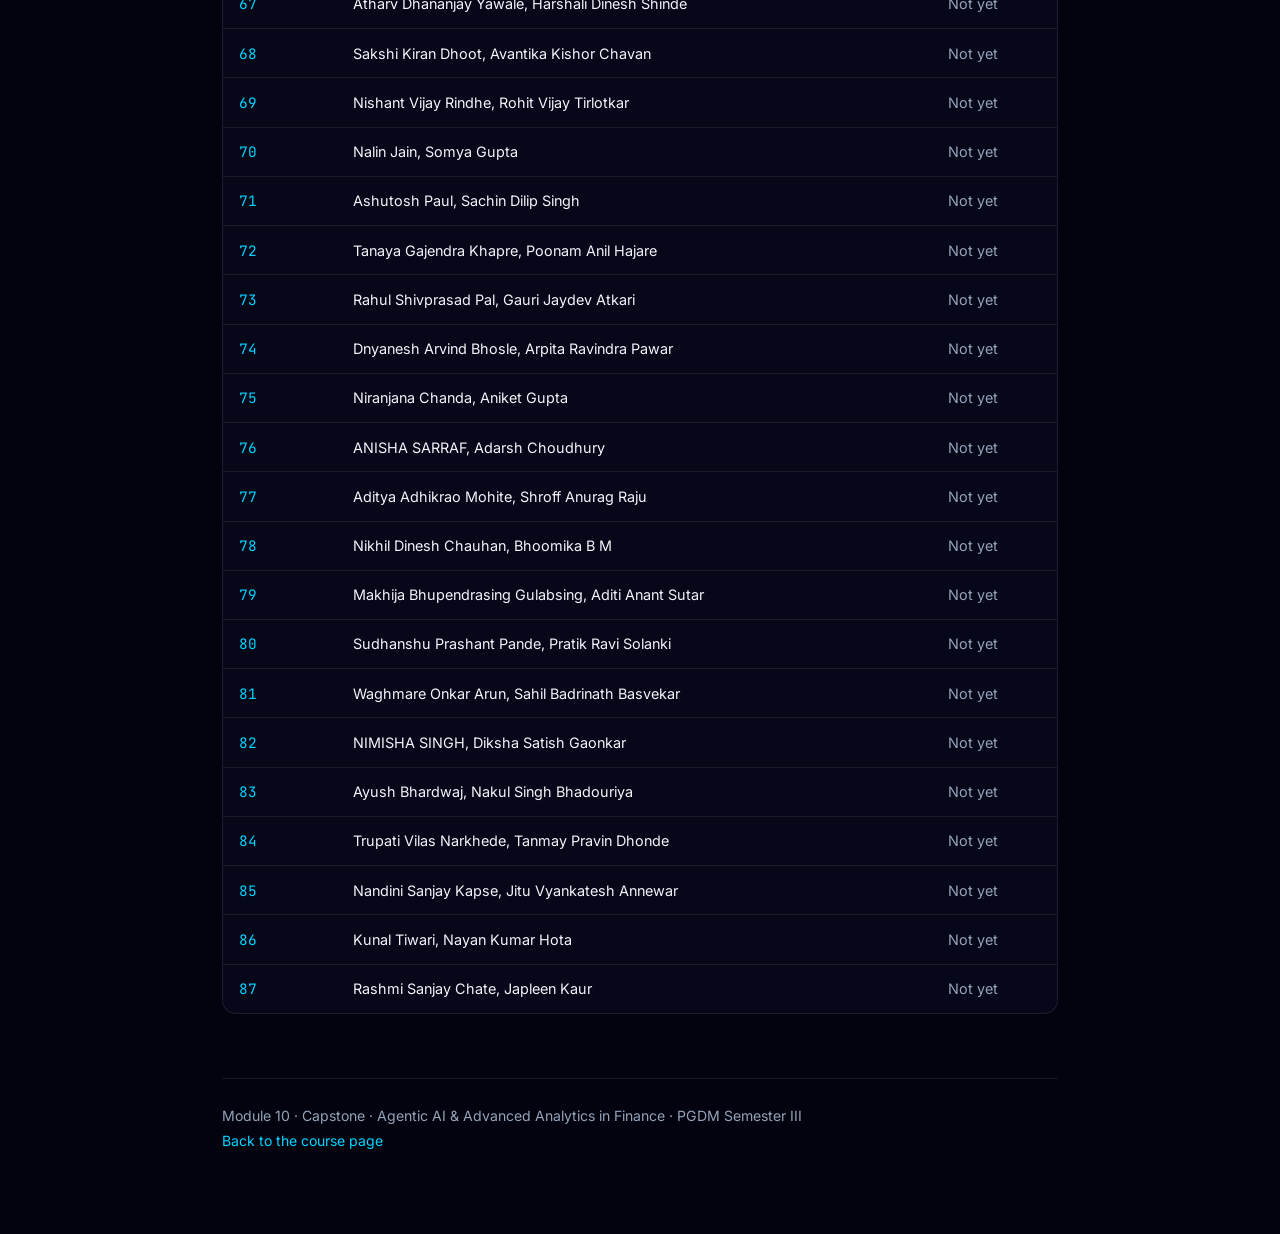
<file: capstone-submit.html>
<!doctype html>
<html lang="en">
<head>
<meta name="robots" content="noindex, nofollow, noarchive, nosnippet, noimageindex" />
<meta charset="utf-8">
<meta name="viewport" content="width=device-width, initial-scale=1">
<title>Capstone Submission</title>
<meta name="description" content="Upload your capstone report and PowerPoint deck, group by group.">
<link rel="preconnect" href="https://fonts.googleapis.com">
<link rel="preconnect" href="https://fonts.gstatic.com" crossorigin>
<link href="https://fonts.googleapis.com/css2?family=Space+Grotesk:wght@400;500;600;700&family=Inter:wght@300;400;500;600&family=JetBrains+Mono:wght@400;500&display=swap" rel="stylesheet">
<style>
:root{--bg:#03030f;--bg2:#07071a;--c1:#00d4ff;--c2:#7c3aed;--c3:#f59e0b;--c4:#ef4444;--c5:#22c55e;--txt:#f1f5f9;--txt2:#94a3b8;--b1:rgba(0,212,255,.18)}
*{box-sizing:border-box;margin:0;padding:0}
body{background:var(--bg);color:var(--txt);font-family:'Inter',sans-serif;font-size:1rem;line-height:1.75;-webkit-font-smoothing:antialiased}
.wrap{max-width:880px;margin:0 auto;padding:4rem 1.4rem 5rem}
.eyebrow{font-family:'Space Grotesk',sans-serif;font-size:.78rem;letter-spacing:.16em;text-transform:uppercase;color:var(--c1);margin-bottom:1rem}
h1{font-family:'Space Grotesk',sans-serif;font-size:clamp(1.9rem,5vw,2.9rem);font-weight:700;line-height:1.15;margin-bottom:1rem}
.lede{color:var(--txt2);font-size:1.05rem;max-width:700px;margin-bottom:.6rem}
.pipe{display:inline-block;font-family:'JetBrains Mono',monospace;font-size:.85rem;color:var(--c1);background:rgba(0,212,255,.06);border:1px solid var(--b1);border-radius:10px;padding:.6rem 1rem;margin:1.4rem 0 0}
h2{font-family:'Space Grotesk',sans-serif;font-size:1.45rem;font-weight:600;margin:3.2rem 0 .9rem;padding-top:2.2rem;border-top:1px solid rgba(255,255,255,.07)}
h2 .n{color:var(--c1);font-size:1rem;vertical-align:.12em;margin-right:.5rem}
h2 .mins{float:right;font-family:'JetBrains Mono',monospace;font-size:.78rem;color:var(--txt2);font-weight:400;margin-top:.45rem}
h3{font-family:'Space Grotesk',sans-serif;font-size:1.05rem;font-weight:600;margin:1.8rem 0 .6rem}
p{margin-bottom:1rem}
p.dim{color:var(--txt2)}
ol.comp{list-style:none;counter-reset:c;margin:1.2rem 0}
ol.comp li{counter-increment:c;position:relative;padding:0 0 1.15rem 3rem}
ol.comp li::before{content:counter(c,decimal-leading-zero);position:absolute;left:0;top:.15rem;font-family:'Space Grotesk',sans-serif;font-size:.82rem;color:var(--c1);border:1px solid var(--b1);border-radius:8px;padding:.1rem .45rem;background:rgba(0,212,255,.05)}
ol.comp b,ul.plain b{color:var(--txt);font-weight:600}
ul.plain{list-style:none;margin:1rem 0}
ul.plain li{position:relative;padding:0 0 .7rem 1.3rem}
ul.plain li::before{content:"";position:absolute;left:0;top:.72rem;width:6px;height:6px;border-radius:50%;background:var(--c1)}
pre{background:var(--bg2);border:1px solid rgba(255,255,255,.09);border-radius:14px;padding:1.1rem 1.25rem;overflow-x:auto;margin:1.1rem 0 1.5rem;font-family:'JetBrains Mono',monospace;font-size:.83rem;line-height:1.6;color:#c9d6e3;white-space:pre-wrap}
.cmd{border-left:3px solid var(--c1)}
.tablewrap{overflow-x:auto;margin:1.1rem 0 1.5rem;border:1px solid rgba(255,255,255,.09);border-radius:14px;background:var(--bg2)}
table{border-collapse:collapse;width:100%;font-size:.9rem}
th,td{text-align:left;padding:.72rem .95rem;border-bottom:1px solid rgba(255,255,255,.07);vertical-align:top}
th{font-family:'Space Grotesk',sans-serif;font-size:.74rem;letter-spacing:.1em;text-transform:uppercase;color:var(--txt2);font-weight:500;background:rgba(255,255,255,.02)}
tbody tr:last-child td{border-bottom:none}
td.mk{font-family:'JetBrains Mono',monospace;color:var(--c1);white-space:nowrap}
.label{font-family:'Space Grotesk',sans-serif;font-size:.74rem;letter-spacing:.12em;text-transform:uppercase;color:var(--txt2);margin:1.6rem 0 .6rem}
.note{background:linear-gradient(135deg,rgba(0,212,255,.06),rgba(124,58,237,.06));border:1px solid var(--b1);border-radius:14px;padding:1.1rem 1.3rem;margin:1.4rem 0}
.note b{color:var(--c1)}
.free{border-color:rgba(245,158,11,.35);background:rgba(245,158,11,.05)}
.free b{color:var(--c3)}
.warn{border-color:rgba(239,68,68,.35);background:rgba(239,68,68,.05)}
.warn b{color:var(--c4)}
.zones{display:grid;grid-template-columns:repeat(auto-fit,minmax(200px,1fr));gap:.8rem;margin:1.2rem 0 1.5rem}
.zone{border-radius:14px;padding:.95rem 1.1rem;border:1px solid rgba(255,255,255,.1)}
.zone .z{font-family:'Space Grotesk',sans-serif;font-size:.74rem;letter-spacing:.1em;text-transform:uppercase;margin-bottom:.3rem}
.zone .c{font-family:'JetBrains Mono',monospace;font-size:1.5rem;font-weight:500;line-height:1.2}
.zg{background:rgba(34,197,94,.07);border-color:rgba(34,197,94,.3)}.zg .z,.zg .c{color:var(--c5)}
.zy{background:rgba(245,158,11,.07);border-color:rgba(245,158,11,.3)}.zy .z,.zy .c{color:var(--c3)}
.zr{background:rgba(239,68,68,.07);border-color:rgba(239,68,68,.3)}.zr .z,.zr .c{color:var(--c4)}
.zone p{font-size:.85rem;color:var(--txt2);margin:.35rem 0 0}
a{color:var(--c1);text-decoration:none}
a:hover{text-decoration:underline}
footer{margin-top:4rem;padding-top:1.6rem;border-top:1px solid rgba(255,255,255,.07);color:var(--txt2);font-size:.88rem}
label.f{display:block;font-family:'Space Grotesk',sans-serif;font-size:.8rem;letter-spacing:.08em;text-transform:uppercase;color:var(--txt2);margin:1.3rem 0 .45rem}
select,input[type=text],input[type=file]{width:100%;background:var(--bg2);color:var(--txt);border:1px solid rgba(255,255,255,.15);border-radius:10px;padding:.7rem .85rem;font:inherit;font-size:.95rem}
input[type=file]::file-selector-button{background:rgba(0,212,255,.1);color:var(--c1);border:1px solid var(--b1);border-radius:8px;padding:.35rem .8rem;margin-right:.8rem;font:inherit;cursor:pointer}
.who{color:var(--txt2);font-size:.9rem;margin-top:.45rem;min-height:1.4em}
.hint{color:var(--txt2);font-size:.82rem;margin-top:.35rem}
button.go{margin-top:1.6rem;width:100%;background:var(--c1);color:#03030f;border:0;border-radius:12px;padding:.9rem;font-family:'Space Grotesk',sans-serif;font-weight:700;font-size:1.05rem;cursor:pointer}
button.go:disabled{opacity:.45;cursor:not-allowed}
.msg{margin-top:1rem;border-radius:12px;padding:.9rem 1.1rem;display:none}
.msg.ok{display:block;background:rgba(34,197,94,.08);border:1px solid rgba(34,197,94,.35);color:#bbf7d0}
.msg.err{display:block;background:rgba(239,68,68,.08);border:1px solid rgba(239,68,68,.35);color:#fecaca}
.msg.busy{display:block;background:rgba(0,212,255,.06);border:1px solid var(--b1);color:var(--txt)}
td.s-ok{color:var(--c5);white-space:nowrap}td.s-no{color:var(--txt2);white-space:nowrap}
.formbox{background:var(--bg2);border:1px solid rgba(255,255,255,.09);border-radius:16px;padding:.4rem 1.4rem 1.5rem}
</style>
</head>
<body>
<div class="wrap">

<div class="eyebrow">Module 10 &middot; Capstone &middot; Agentic AI &amp; Advanced Analytics in Finance</div>
<h1>Submit your capstone</h1>
<p class="lede">One submission per group. Upload your report and your PowerPoint deck here. You can submit again before the deadline. The latest upload is the one we mark, and earlier ones are kept.</p>

<div class="tablewrap"><table>
<thead><tr><th>Deliverable</th><th>File type</th><th>Marks</th></tr></thead>
<tbody>
<tr><td><b>Report</b>, 25 to 30 pages</td><td class="mk">Word (.docx) or PDF</td><td>20</td></tr>
<tr><td><b>PowerPoint deck</b>, 8 to 10 slides. The viva is conducted on this deck.</td><td class="mk">PowerPoint (.pptx) or PDF</td><td>Part of the viva</td></tr>
</tbody>
</table></div>
<div class="note">The hard copy of the report is still handed in before the End Semester Examination. Each file can be up to 20 MB.</div>

<h2><span class="n">&uarr;</span>Upload and submit</h2>
<div class="formbox">
<label class="f" for="grp">1. Your group</label>
<select id="grp"><option value="">Choose your group number</option></select>
<div class="who" id="who"></div>

<label class="f" for="roll">2. Roll number of either member</label>
<input type="text" id="roll" placeholder="PGDM/25/01" autocomplete="off">
<div class="hint">This confirms the submission comes from the group.</div>

<label class="f" for="rep">3. Report (Word or PDF)</label>
<input type="file" id="rep" accept=".docx,.pdf">

<label class="f" for="deck">4. PowerPoint deck (PowerPoint or PDF)</label>
<input type="file" id="deck" accept=".pptx,.pdf">

<button class="go" id="go">Submit</button>
<div class="msg" id="msg"></div>
</div>

<h2><span class="n">&check;</span>Submission status</h2>
<p class="dim" id="statusnote">Loading&hellip;</p>
<div class="tablewrap"><table>
<thead><tr><th>Group</th><th>Members</th><th>Status</th></tr></thead>
<tbody id="status"></tbody>
</table></div>

<footer>
Module 10 &middot; Capstone &middot; Agentic AI &amp; Advanced Analytics in Finance &middot; PGDM Semester III<br>
<a href="index.html">Back to the course page</a>
</footer>
</div>

<script>
// The Google Apps Script web app that receives the files (runs in the course owner's Google account).
const BACKEND_URL = "https://script.google.com/macros/s/AKfycbzhyCaE0Xue239ya28x_MuP39mwqb3uzOpJSzNKtMGKowFo0VYMJ1V6mFeLAejd5DuS/exec";
const GROUPS = {"1": {"t": "AI Based Financial reporting to LPs and GPs", "n": ["Nikhil Kumawat", "Abhishek Shah"]}, "2": {"t": "Intelligent Portfolio Risk & Financial Insight Platform", "n": ["Mimansa Priyadarsini", "Sachin Bhadouria"]}, "3": {"t": "Statistical Learning-Based Quantitative Trading Strategy for the Indian Equity Market", "n": ["Mahak Bansal", "Ayush Narendra Kale"]}, "4": {"t": "BASEL RISK MIGRATION  - AI-Powered Regulatory Arbitrage & Systemic Credit Intelligence", "n": ["Tulshi Prasantbhai Pal", "Naman Nihalani"]}, "5": {"t": "Advanced AI-Powered Tax Research", "n": ["Abhijit Kumar Mandal", "Pooja Chakraraj Joshi"]}, "6": {"t": "AI-Powered Equity Research and Valuation Assistant", "n": ["Chopda Meet", "Rupesh Kumar Ranjan"]}, "7": {"t": "AI-Based Mutual Fund Recommendation and Portfolio Optimization System", "n": ["Prabhu Ashish Senapati", "Aniket Dattaram Gawade"]}, "8": {"t": "Rolling cash flow forecaster - Predicting 13-week or monthly cash flow using historical patterns + AR/AP aging data", "n": ["Sakshi Kailas Sawant", "Shrirang Vinod Hiwarkar"]}, "9": {"t": "“AI-Driven FP&A Decision Intelligence: Automated Variance Analysis, Forecasting and Executive Reporting”", "n": ["Poonam Mahendar Singh", "HARESH SURESH PALVE"]}, "10": {"t": "AI-Powered Robo-Advisory and Wealth Management", "n": ["Choudhary Joniya Suresh Kumar", "Chetana Adhiya"]}, "11": {"t": "Al Working Capital & Cash Flow Early Warning System", "n": ["Sapna Kumari", "Japjee Ahuja"]}, "12": {"t": "FinAgent - Multi-Agent AI Equity Research & Portfolio Intelligence Platform", "n": ["Sahba Kausar", "Sumit Gorai"]}, "13": {"t": "Smart Finance AI: Personal Debt and Repayment Optimization Platform", "n": ["Vaishali Patel", "Nishant Madan Ingole"]}, "14": {"t": "AI-Based Corporate Bond Credit Spread & Rating Migration Analyser", "n": ["Gupta Sejal Rajkumar", "Abhinav Panchal"]}, "15": {"t": "AI Portfolio & Risk Analyzer", "n": ["Janhavi Jayram Gugale", "Pranav Adhikar Mali"]}, "16": {"t": "PMS Services powered by AI", "n": ["Satyam Mahadev Shelke", "Kavi Katiyar"]}, "17": {"t": "An AI-powered platform for NSE/BSE stock analysis that extracts annual reports, performs fundamental and technical analysis, and generates buy/sell/hold signals to support smarter investment decisions", "n": ["Dimple Chunnilal Pawar", "Harsh Sarle"]}, "18": {"t": "Effective Tax Rates at Indian Listed Companies: Explaining the Gap from the Statutory Rate", "n": ["Manish Tripathi", "Rushikesh Mangesh Thorat"]}, "19": {"t": "AI-Based Automation of NAV Calculation and Validation in Fund Accounting", "n": ["Snehal Kailas Gade", "John Martin"]}, "20": {"t": "Credit risk / loan default prediction model", "n": ["Vedant Damodar Naik", "Ankush Raj"]}, "21": {"t": "Ai Driven Equity Research & Portfolio Management", "n": ["Ayushi Jaiswal", "Dependra Singh Sisodiya"]}, "22": {"t": "AI Portfolio Rebalancing Manager", "n": ["Soumya Ranjan Das", "Jyoti"]}, "23": {"t": "AI - Assisted Financial Analysis & Dashboard Services For SMEs/Startups", "n": ["Harsh Soni", "Prachi Gupta"]}, "24": {"t": "AI powered financial forensic analyst", "n": ["Aditya Sandip Ghadwaje", "Dhruv Sahu"]}, "25": {"t": "Market Regime Detection and Allocation Switching: Does Regime-Aware Allocation Beat a Fixed Mix?", "n": ["Piyush Agarwal", "Joseph Josiah Cardozo"]}, "26": {"t": "FinSmart AI: A Low-Cost AI-Enabled Financial Analytics Service for Small Businesses", "n": ["Yogendra Singh Rana", "Mahesh Sadashiv Bhupati"]}, "27": {"t": "Auditor Qualifications and Emphasis of Matter: What Do Modified Audit Opinions Predict?", "n": ["Pranav Sandip Chavan", "ANAMIKA SINGH"]}, "28": {"t": "Which NSE Disclosure Categories Move the Price? Abnormal Returns by Announcement Type", "n": ["Harshvardhan Soni", "Utkarsha Bandhe"]}, "29": {"t": "AI-Powered Equity Research & Investment Intelligence Platform", "n": ["Rithika Shashidhar", "Krishna Sanjay Bembade"]}, "30": {"t": "FINMATE AI — AI Virtual CFO for Small Businesses", "n": ["RITIKA MAHURKAR", "Rupali Shyam Mohol"]}, "31": {"t": "\"FINIOS\" The Fundamental Analyst.", "n": ["Harshal Rajendra Neve", "Kushanki Kesharwani"]}, "32": {"t": "\"MarketPulse India\" — An AI-Powered Macro Intelligence & Multi-Factor Stock Recommendation Engine for the Indian Equity Market", "n": ["Rohit Shrinivas Kore", "Saahil Manoj Kingre"]}, "33": {"t": "Do Management Guidance Ranges Predict Reported Results?", "n": ["Sumit Kumar Mandal", "Rabheru Harsh Manharlal"]}, "34": {"t": "Bank Lending Concentration and Sectoral Credit Risk", "n": ["Shubham Soni", "Shivani Madanbhai Rathod"]}, "35": {"t": "use ML to forecast inflows/outflows for a category of funds based on market indicators, and discuss implications for liquidity management", "n": ["Rishi Sharma", "Abhishek Tiwari"]}, "36": {"t": "AI-Based Credit Risk Assessment and Loan Default Prediction", "n": ["Karm Brijeshkumar Darji", "Neha Pravin Kuralkar"]}, "37": {"t": "AI-Based IPO Listing Gain Prediction Model for Indian IPOs", "n": ["Shubham Digambar Sangle", "Ashish Awasthi"]}, "38": {"t": "AI Based Stock Recommendation System with Buy , Sell and Hold Recommendation of that Stock with Reasons and Financial Data", "n": ["Ayush Ghagre", "Prajwal Rathore"]}, "39": {"t": "CollectAI: An AI-Powered Accounts Receivable Management and Payment Risk Prediction System for MSMEs", "n": ["Anshuli Saxena", "Sahu Premkumar"]}, "40": {"t": "Personalized Stock Recommendation Engine Using Risk Profiling, Investment Horizon, and Capital Allocation", "n": ["Bhojraj Krishna Kamdi", "Vivek Rajesh Rudani"]}, "41": {"t": "AI Financial Document & Earnings Report Analyzer", "n": ["Utkarsh Anand Pratap Singh", "Priyanshu Jain"]}, "42": {"t": "Intelligent Stock Market Decision System Using AI", "n": ["Tanishq Manoj Sapare", "Kaustubh Narendra Boraste"]}, "43": {"t": "Cost Structure Analysis of Listed Companies: Where Operating Expense Ratios Diverge Within a Sector", "n": ["Shravani Rajiv Pittulwar", "Ragini Vinod Kumar Nishad"]}, "44": {"t": "AI-Powered Cooperative Banking Liquidity & NPA Early Warning Dashboard", "n": ["Avkash Suresh Kothale", "Amruta Pankaj Biswas"]}, "45": {"t": "Real-Time Financial News Summarization and Sentiment-Driven Trading Signal Generator", "n": ["Vaibhav Hemraj Bramhankar", "Shubham Patel"]}, "46": {"t": "AI WealthPilot - AI-Powered Investment Allocation, Trade Risk Assessment & Algorithmic Strategy Optimisation", "n": ["Aayush Vishal Karwa", "SOUMIK SADHUKHAN"]}, "47": {"t": "Ai powered IPO Analyzer", "n": ["Chirag Gupta", "Harshal Saurkar"]}, "48": {"t": "Old versus New Tax Regime: Where the Choice Flips, and How Many Taxpayers Sit Near That Line", "n": ["Vaidik Basal", "Vedika Mahadev Belekar"]}, "49": {"t": "AI-Powered Mutual Fund Factsheet Summarizer + Red-Flag Detector", "n": ["Saharsh Vinay Ganorkar", "Sumit Suresh Shinde"]}, "50": {"t": "AI Investment Research & Portfolio Risk Platform", "n": ["Kanishka Parihar", "Priyansh Sangotra"]}, "51": {"t": "AI Loan & Credit Assessment Engine", "n": ["Deepali Agrawal", "Achal Ghumre"]}, "52": {"t": "Fund Expense Allocation & Accrual Automation Model", "n": ["Nancy Keshri", "Prachi Gajanan Barsagade"]}, "53": {"t": "AlphaGuard AI: Multi-Asset Algorithmic Trading & Risk-Managed Investment Advisory System", "n": ["Takvo Topden Lepcha", "Jeet Subhash Thavrani"]}, "54": {"t": "AI IPO Research & Valuation Assistant", "n": ["Aditi Yadnyadatt Pingle", "Ananya Anand"]}, "55": {"t": "AI MIS & Dashboard Automation for SMEs Project", "n": ["Mehak Sachin Singhal", "Yash Agrawal"]}, "56": {"t": "AI-Powered Management Commentary Analyzer for Financial Decision-Making", "n": ["Khushi Arun Shende", "Akshat Jain"]}, "57": {"t": "Stock Market Sentiment Analysis", "n": ["Anubhav Sanjay Thombare", "Radhika Gupta"]}, "58": {"t": "AI powered merger and acquisition target screening & valuation model", "n": ["Shreyas Sameer Pujari", "Gaurav Subhash Hajare"]}, "59": {"t": "AI-Based Corporate Actions Processing & Reconciliation Engine", "n": ["Khushbu Prashant Jaiswal", "Sachin Sudhir Kanojiya"]}, "60": {"t": "\"AI Deal Team: An Agentic Pipeline for End-to-End M&A Deal Valuation & Structuring", "n": ["Amit Anandrao Patil", "Trupti Vikas Tekawade"]}, "61": {"t": "AI-Based Prediction of Stock Volatility Risk Using Financial and Market Indicators: An Empirical Study of Indian Listed Companies", "n": ["Vipul Kumar Singh", "Shruti Sanjay Paradkar"]}, "62": {"t": "Does Announcement Timing Affect Price Reaction? Pre-Market versus Post-Market NSE Filings", "n": ["Sudhanshu Kumar", "Abhishek Mahesh Chavan"]}, "63": {"t": "AI Based Financial Statement Analyzer", "n": ["Vaishnavi Kundalik Shinde", "Gourang Gurudas Haldar"]}, "64": {"t": "AI Governance & Model Risk Framework for Financial LLM Tools", "n": ["Bhushan Nitin Khamankar", "Sahil Ravindra Gawande"]}, "65": {"t": "AI BASED ESG RISK SCORING OF COMPANIES", "n": ["Piyush Rohit Darji", "Abhay Pratap Singh Rajput"]}, "66": {"t": "AI-Based Stock Market Event Impact Analyzer", "n": ["Pranil Prakash Amrutkar", "Pranay Dadghaye"]}, "67": {"t": "AI-powered Investment monitoring and opportunity discovery platform.", "n": ["Atharv Dhananjay Yawale", "Harshali Dinesh Shinde"]}, "68": {"t": "Agentic AI for M&A Deal Evaluation: Financial Due Diligence, Valuation, Synergy Analysis and Risk Assessment", "n": ["Sakshi Kiran Dhoot", "Avantika Kishor Chavan"]}, "69": {"t": "AI- Powered Personal Finance Manager", "n": ["Nishant Vijay Rindhe", "Rohit Vijay Tirlotkar"]}, "70": {"t": "AI-Powered Equity Performance Attribution Analysis in Indian Equity Mutual Funds", "n": ["Nalin Jain", "Somya Gupta"]}, "71": {"t": "AI-Powered Financial Decision Intelligence & Scenario Simulator for Corporate Management", "n": ["Ashutosh Paul", "Sachin Dilip Singh"]}, "72": {"t": "Transmission of US Fed Rate Changes to Indian Equity and Bond Markets: An Event Study", "n": ["Tanaya Gajendra Khapre", "Poonam Anil Hajare"]}, "73": {"t": "AI CFO — Financial Decision Support Assistant", "n": ["Rahul Shivprasad Pal", "Gauri Jaydev Atkari"]}, "74": {"t": "AI-Driven Model for Financial Statement and Ratio Analysis", "n": ["Dnyanesh Arvind Bhosle", "Arpita Ravindra Pawar"]}, "75": {"t": "“AI-Based Banking Sector Stock Analyzer: A Buy, Hold, or Sell Recommendation System”", "n": ["Niranjana Chanda", "Aniket Gupta"]}, "76": {"t": "An AI-Based Framework for Forecasting Stock Returns Using Corporate Financial Statements", "n": ["ANISHA SARRAF", "Adarsh Choudhury"]}, "77": {"t": "Related Party Transactions: Disclosure Quality and Governance Outcomes", "n": ["Aditya Adhikrao Mohite", "Shroff Anurag Raju"]}, "78": {"t": "Do Sector Rotation Signals Work in India? Relative Strength Across NSE Sector Indices", "n": ["Nikhil Dinesh Chauhan", "Bhoomika B M"]}, "79": {"t": "AI-Based Detection of Overvalued and Undervalued Companies", "n": ["Makhija Bhupendrasing Gulabsing", "Aditi Anant Sutar"]}, "80": {"t": "AI Powered Credit Rating Analysis", "n": ["Sudhanshu Prashant Pande", "Pratik Ravi Solanki"]}, "81": {"t": "AI-Powered Private Equity Fund Intelligence & Investor Reporting System Using RAG", "n": ["Waghmare Onkar Arun", "Sahil Badrinath Basvekar"]}, "82": {"t": "AI-Powered Company financial health/credit risk screener", "n": ["NIMISHA SINGH", "Diksha Satish Gaonkar"]}, "83": {"t": "AI Treasury Risk & Liquidity Optimizer", "n": ["Ayush Bhardwaj", "Nakul Singh Bhadouriya"]}, "84": {"t": "Can AI Detect “Greenwashing” in Corporate Financial Reports?", "n": ["Trupati Vilas Narkhede", "Tanmay Pravin Dhonde"]}, "85": {"t": "AI-Powered Green Bond Risk & Credibility Analyzer", "n": ["Nandini Sanjay Kapse", "Jitu Vyankatesh Annewar"]}, "86": {"t": "AI-Powered Voice of Customer Analytics for Financial Product and Service Improvement", "n": ["Kunal Tiwari", "Nayan Kumar Hota"]}, "87": {"t": "AI-Powered Investment Verification & Due Diligence: Evidence Behind Every Investment Decision.", "n": ["Rashmi Sanjay Chate", "Japleen Kaur"]}};
const MAX = 20 * 1024 * 1024;
const $ = id => document.getElementById(id);
const nums = Object.keys(GROUPS).map(Number).sort((a, b) => a - b);

nums.forEach(n => {
  const o = document.createElement('option');
  o.value = n; o.textContent = 'Group ' + n + ' · ' + GROUPS[n].t;
  $('grp').appendChild(o);
});
$('grp').onchange = () => {
  const g = GROUPS[$('grp').value];
  $('who').textContent = g ? 'Members: ' + g.n.join(' and ') : '';
};

function show(kind, html) { const m = $('msg'); m.className = 'msg ' + kind; m.innerHTML = html; }
function readB64(file) {
  return new Promise((res, rej) => {
    const r = new FileReader();
    r.onload = () => res(String(r.result).split(',')[1]);
    r.onerror = () => rej(new Error('Could not read ' + file.name));
    r.readAsDataURL(file);
  });
}
function check(file, exts, label) {
  if (!file) return 'Please attach the ' + label + '.';
  const ext = file.name.split('.').pop().toLowerCase();
  if (!exts.includes(ext)) return 'The ' + label + ' must be ' + exts.map(e => '.' + e).join(' or ') + '.';
  if (file.size > MAX) return 'The ' + label + ' is larger than 20 MB.';
  return '';
}

$('go').onclick = async () => {
  const group = $('grp').value, roll = $('roll').value.trim();
  const rep = $('rep').files[0], deck = $('deck').files[0];
  if (!BACKEND_URL) return show('err', 'Submissions are not open yet. Please check back soon.');
  if (!group) return show('err', 'Please choose your group.');
  if (!roll) return show('err', 'Please enter the roll number of either member.');
  const e1 = check(rep, ['docx', 'pdf'], 'report'), e2 = check(deck, ['pptx', 'pdf'], 'PowerPoint deck');
  if (e1 || e2) return show('err', e1 || e2);
  $('go').disabled = true;
  show('busy', 'Uploading your files. Please keep this page open&hellip;');
  try {
    const body = JSON.stringify({
      group, roll,
      report: { name: rep.name, type: rep.type, data: await readB64(rep) },
      deck: { name: deck.name, type: deck.type, data: await readB64(deck) }
    });
    const r = await fetch(BACKEND_URL, { method: 'POST', body });
    const j = await r.json();
    if (j.ok) {
      show('ok', '<b>Submitted.</b> Group ' + j.group + ', at ' + j.at + '. We received ' + j.report + ' and ' + j.deck + '.');
      loadStatus();
    } else show('err', j.error || 'The upload failed. Please try again.');
  } catch (err) {
    show('err', 'The upload failed: ' + err.message + '. Please try again.');
  } finally { $('go').disabled = false; }
};

async function loadStatus() {
  let done = {};
  if (BACKEND_URL) {
    try { const j = await (await fetch(BACKEND_URL)).json(); done = j.submitted || {}; } catch (e) {}
  }
  $('status').innerHTML = nums.map(n => {
    const s = done[n];
    return '<tr><td class="mk">' + n + '</td><td>' + GROUPS[n].n.join(', ') + '</td>' +
      (s ? '<td class="s-ok">Submitted ' + s + '</td>' : '<td class="s-no">Not yet</td>') + '</tr>';
  }).join('');
  const c = Object.keys(done).length;
  $('statusnote').textContent = BACKEND_URL ? c + ' of ' + nums.length + ' groups have submitted.' : 'Submissions open soon.';
}
loadStatus();
</script>
</body>
</html>
</file>
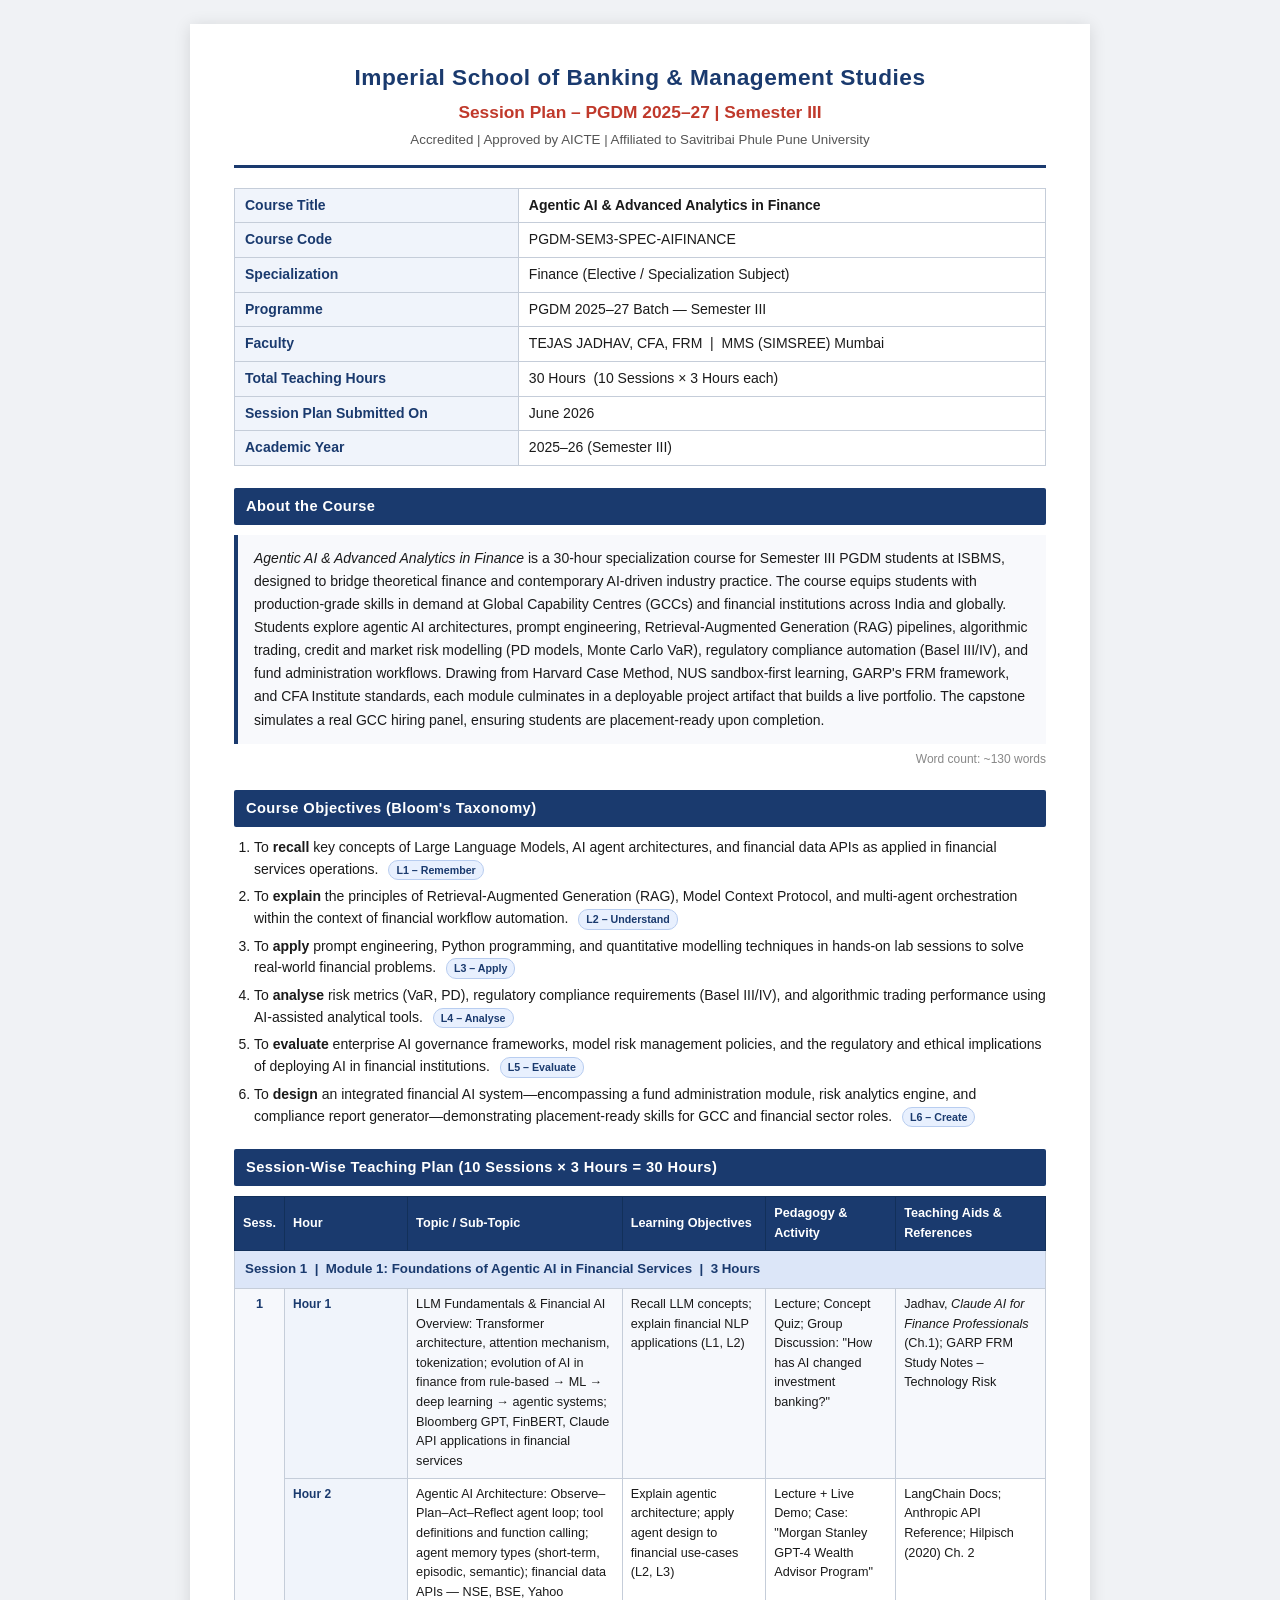
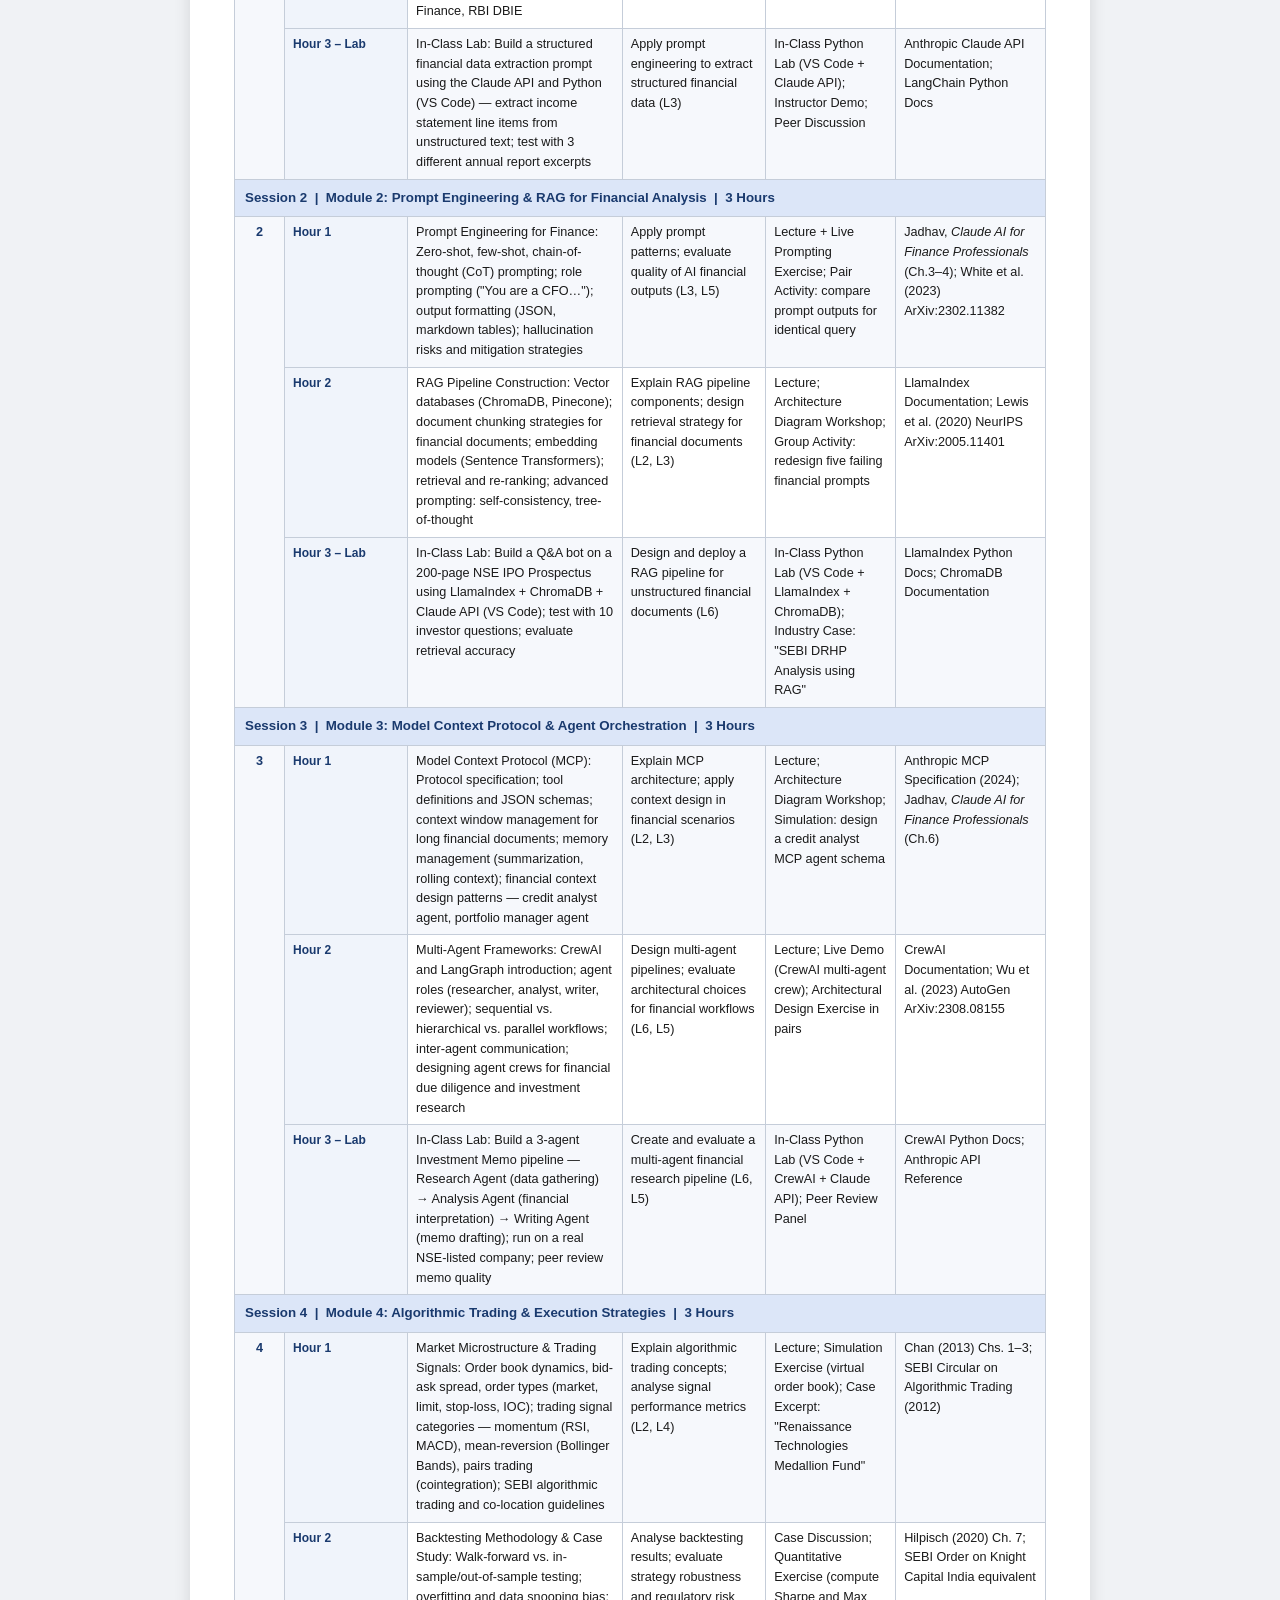
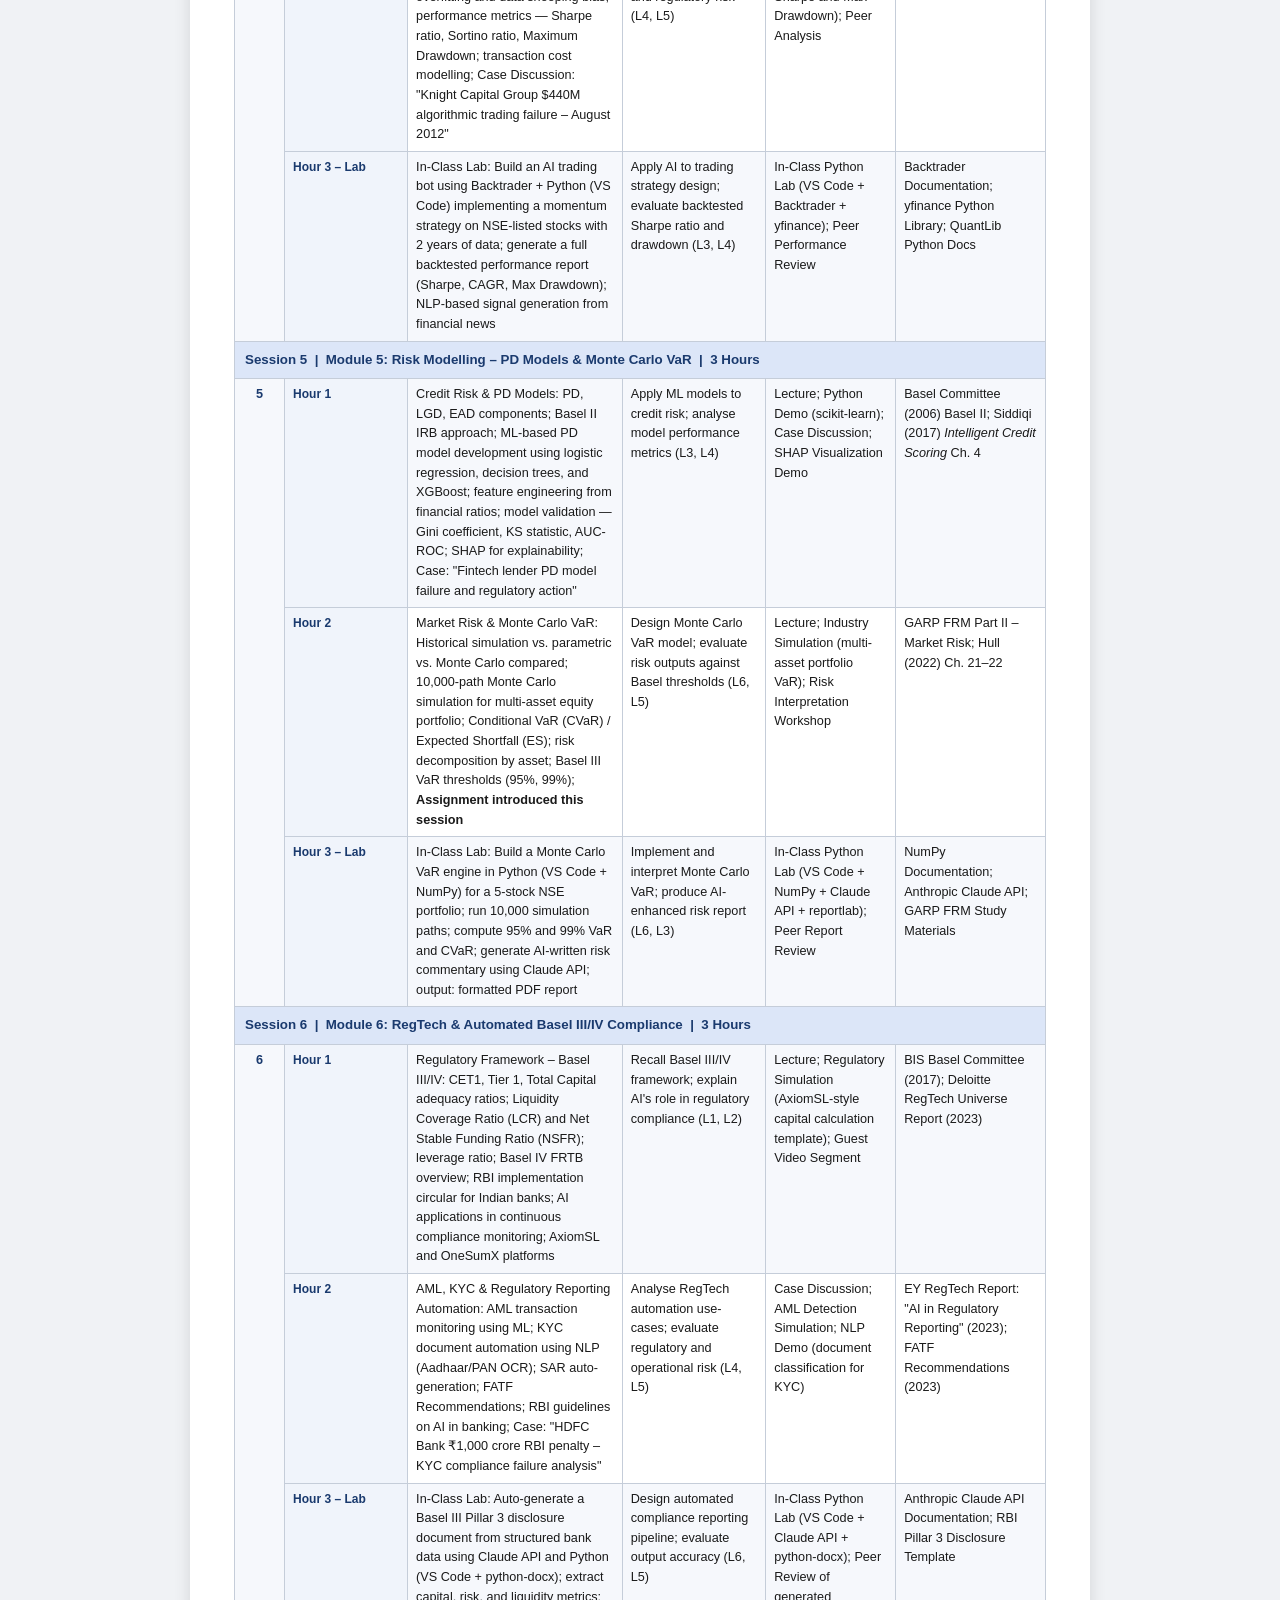
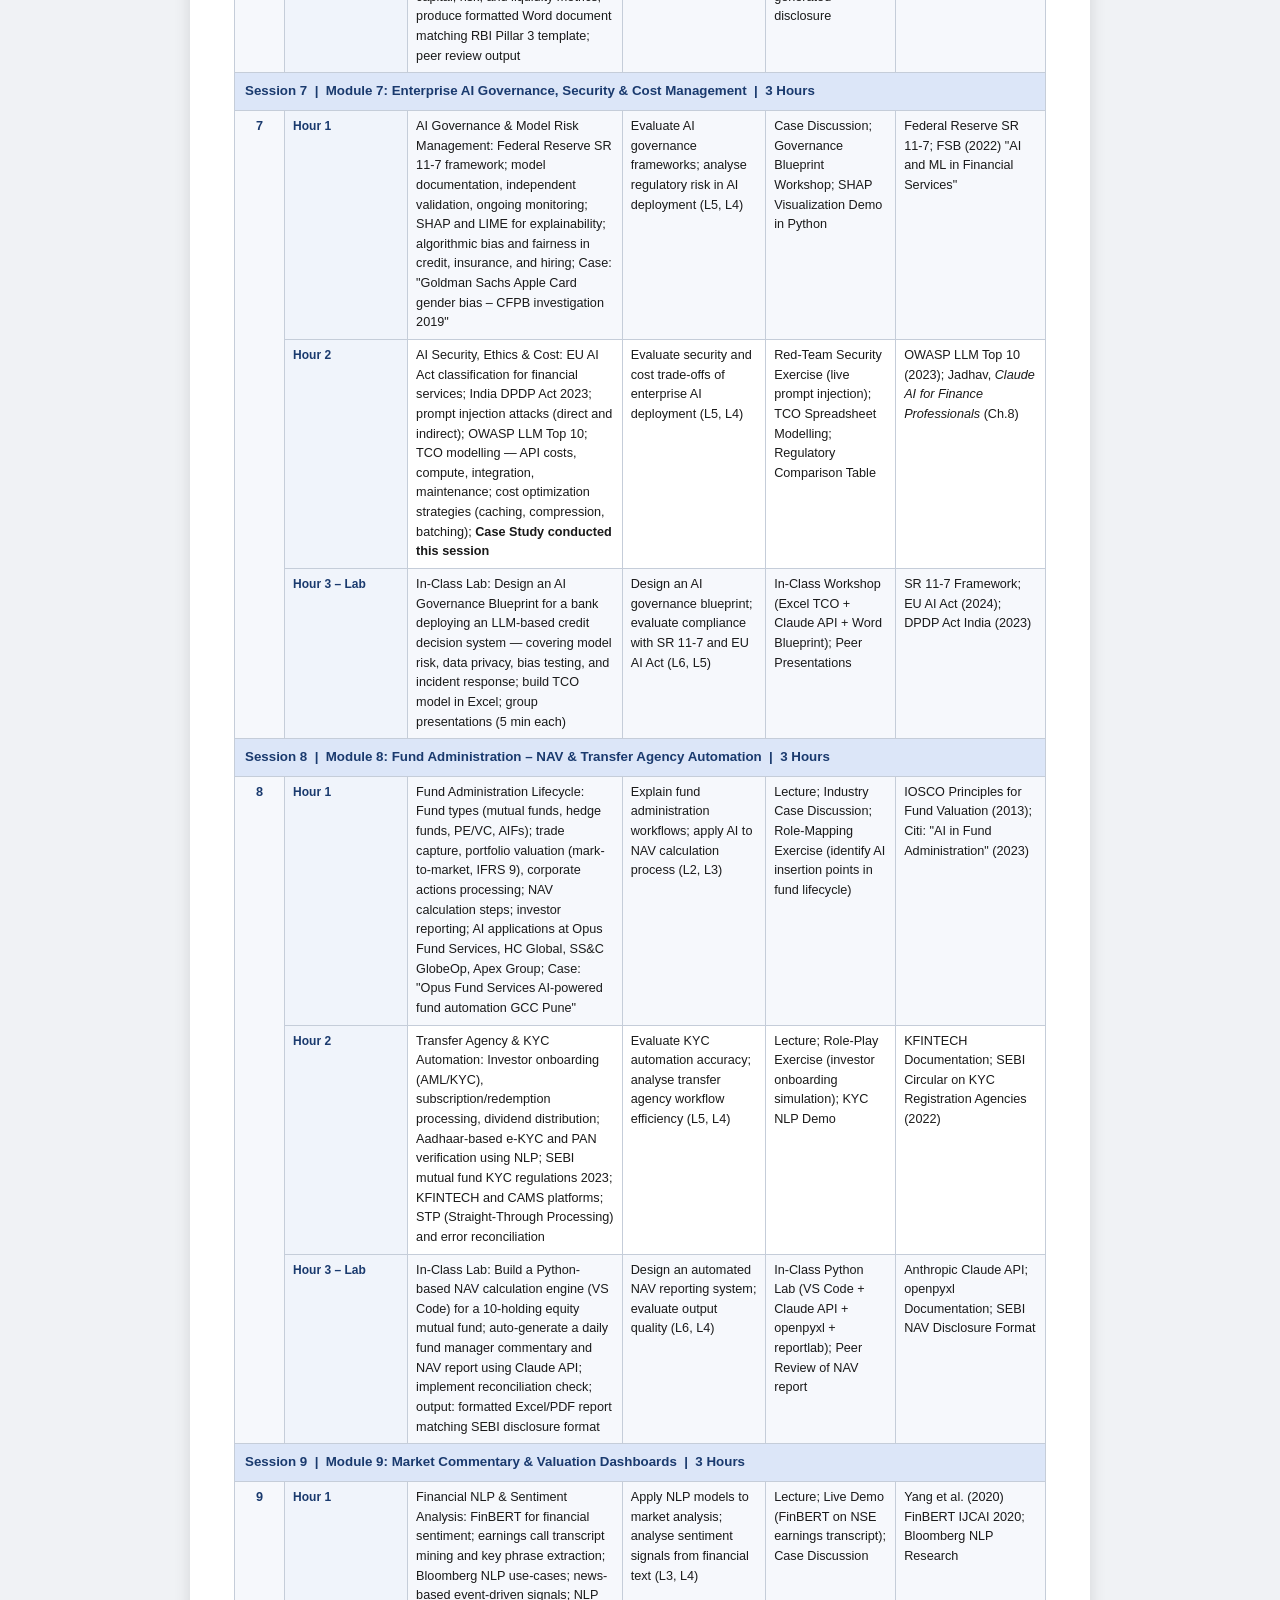
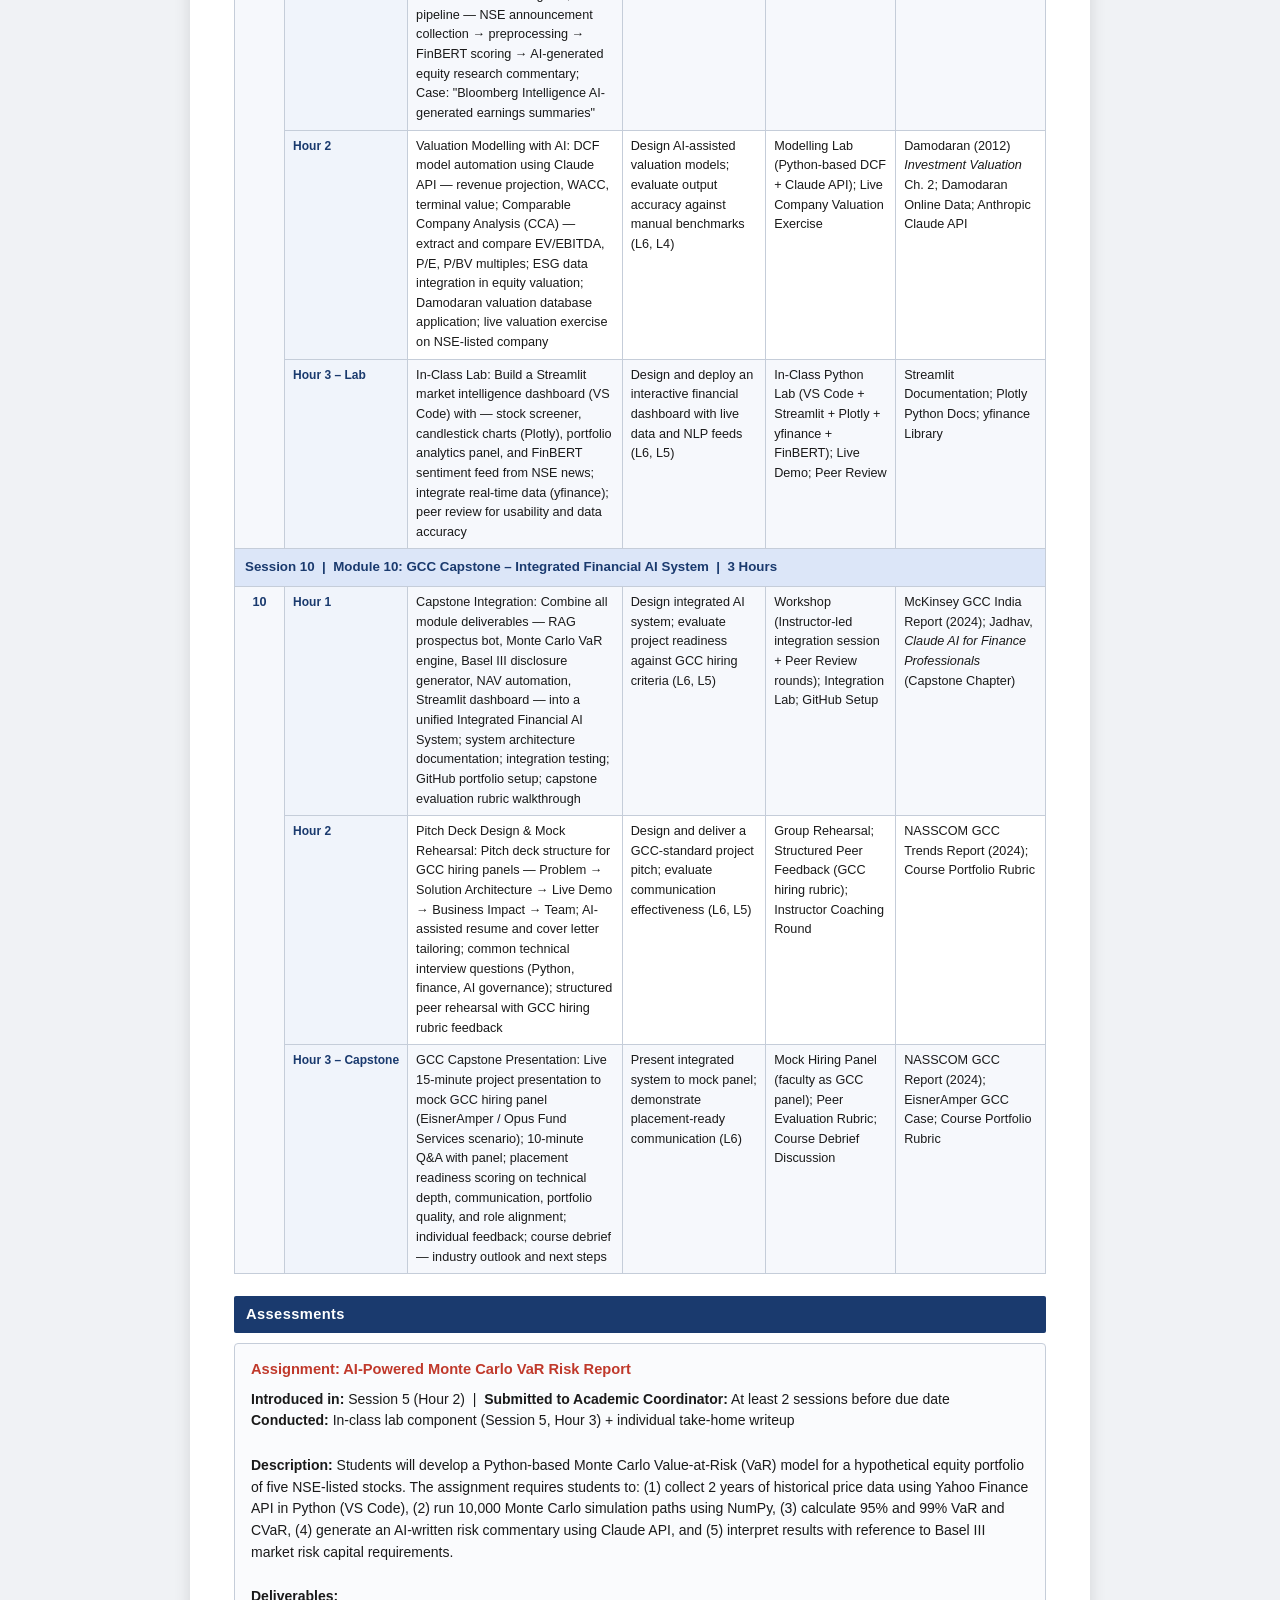
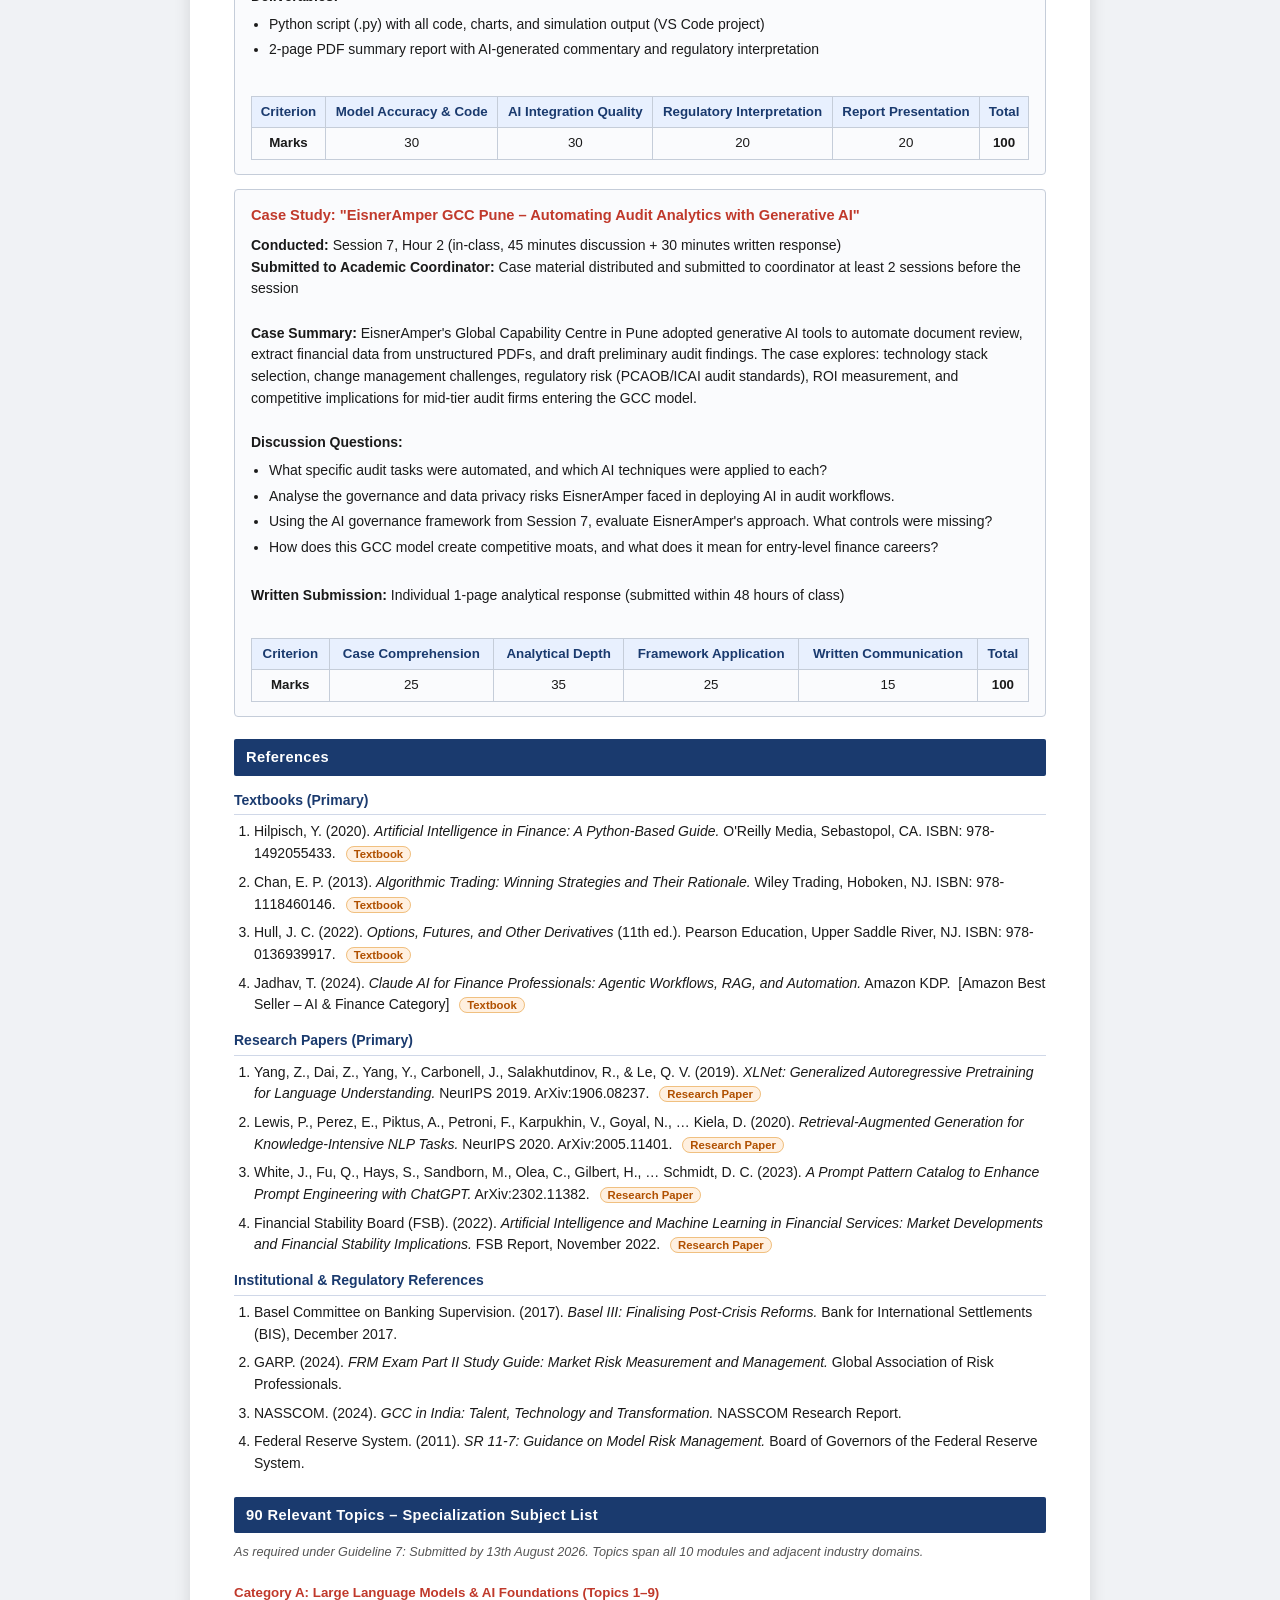
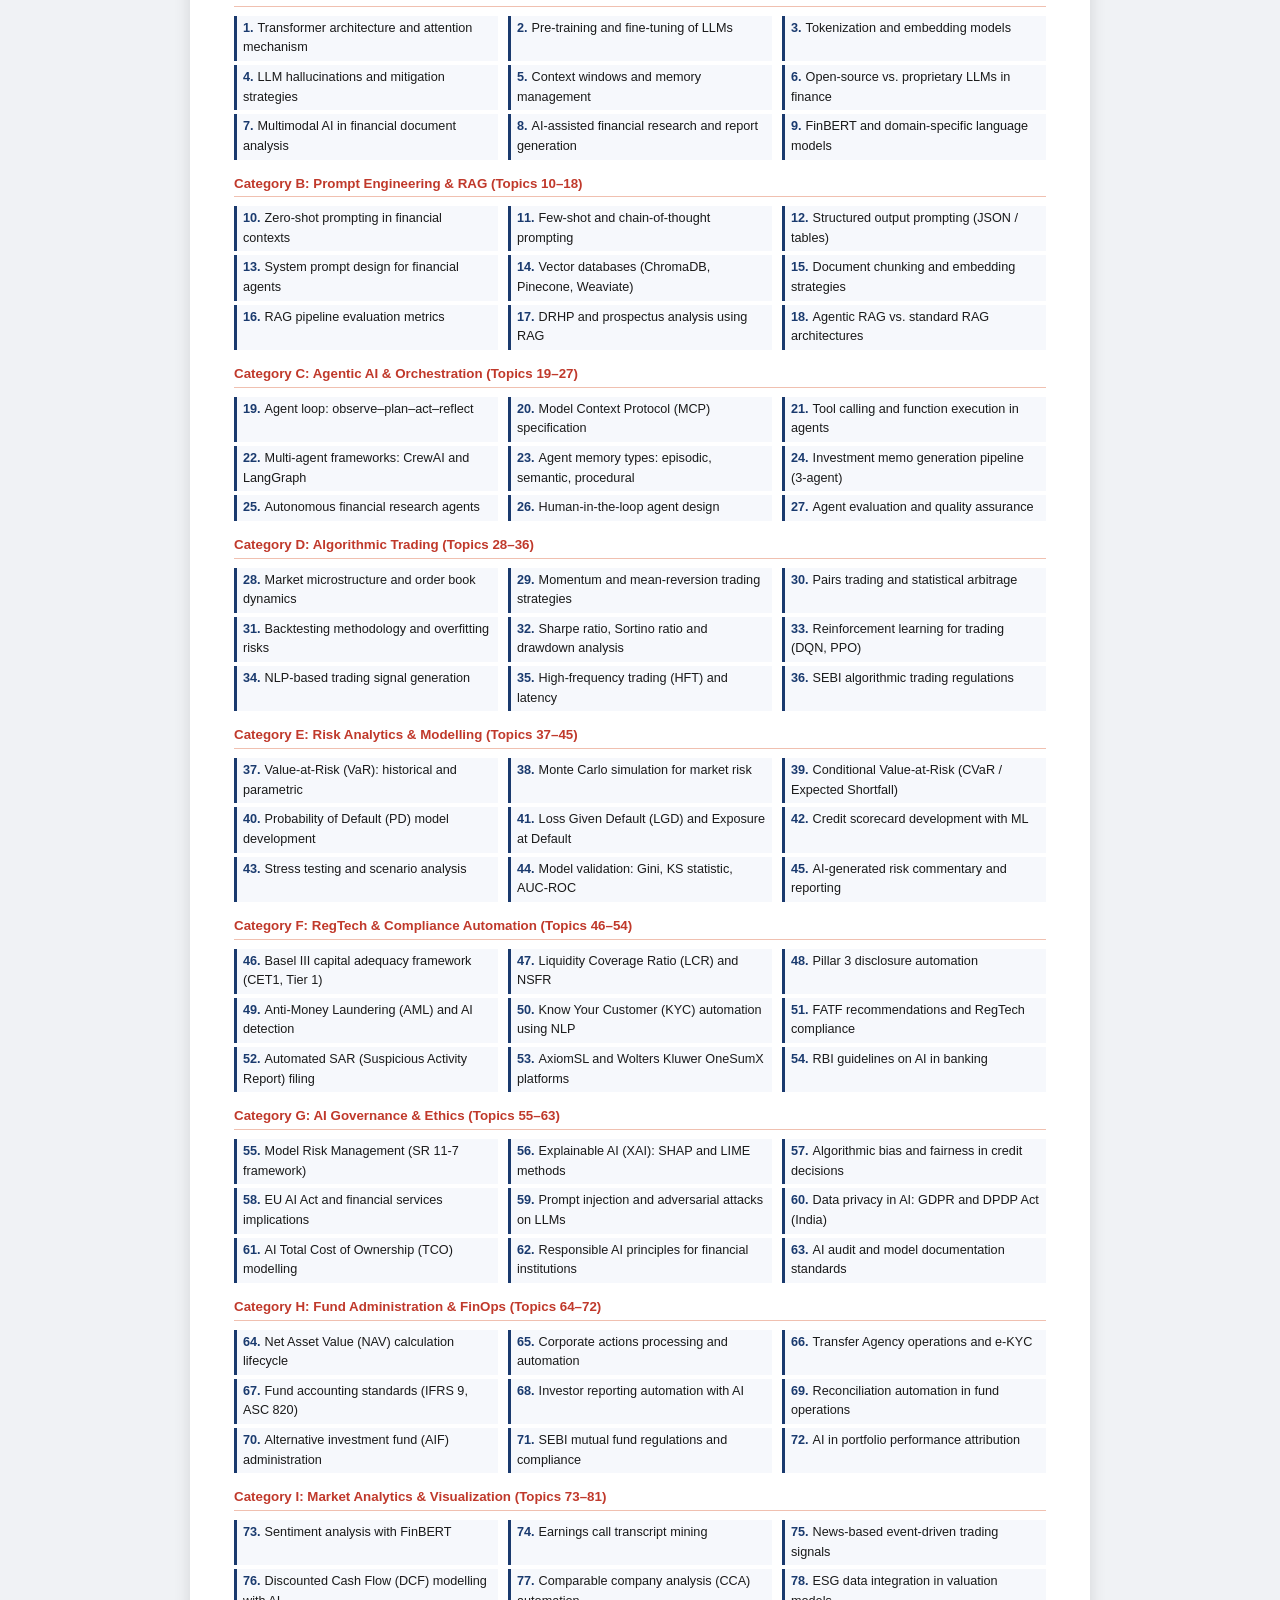
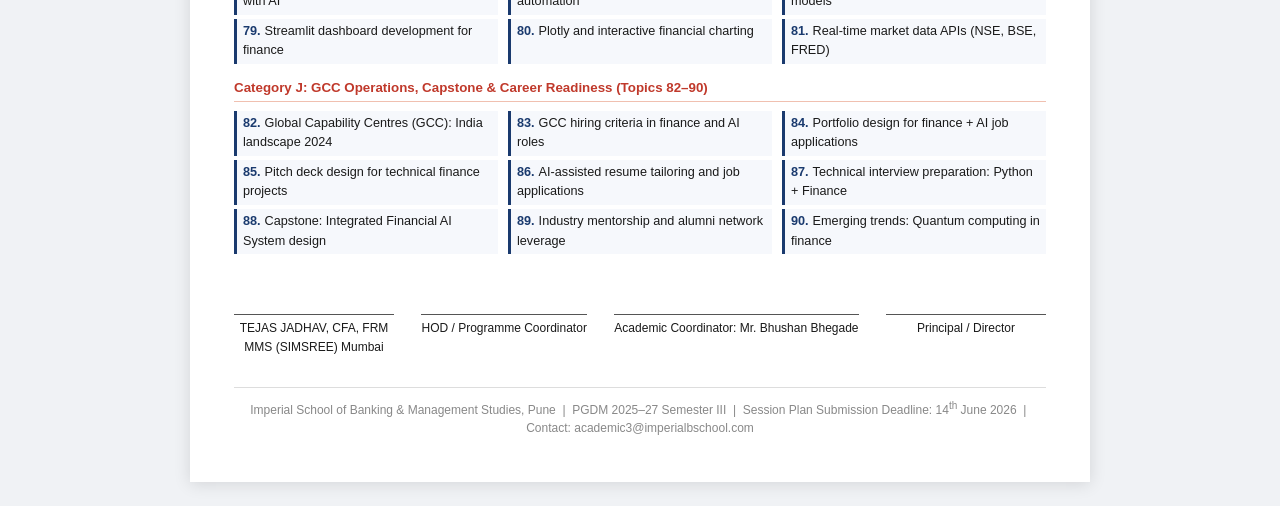
<file: session_plan.html>
<!DOCTYPE html>
<html lang="en">
<head>
<meta charset="UTF-8">
<meta name="viewport" content="width=device-width, initial-scale=1.0">
<title>Session Plan – Agentic AI & Advanced Analytics in Finance</title>
<style>
  * { box-sizing: border-box; margin: 0; padding: 0; }
  body {
    font-family: 'Segoe UI', Arial, sans-serif;
    font-size: 11pt;
    line-height: 1.55;
    color: #1a1a1a;
    background: #f0f2f5;
  }
  .page {
    max-width: 900px;
    margin: 24px auto;
    background: #fff;
    box-shadow: 0 2px 16px rgba(0,0,0,.12);
    padding: 36px 44px 44px;
  }
  .inst-header {
    text-align: center;
    border-bottom: 3px solid #1a3a6e;
    padding-bottom: 14px;
    margin-bottom: 20px;
  }
  .inst-header h1 { font-size: 17pt; color: #1a3a6e; letter-spacing: .5px; }
  .inst-header h2 { font-size: 13pt; color: #c0392b; margin-top: 4px; }
  .inst-header p { font-size: 10pt; color: #555; margin-top: 4px; }
  .meta-table { width: 100%; border-collapse: collapse; margin-bottom: 22px; font-size: 10.5pt; }
  .meta-table td { border: 1px solid #c5cdd9; padding: 6px 10px; }
  .meta-table td:first-child { font-weight: 600; background: #f0f4fb; width: 35%; color: #1a3a6e; }
  h3.section {
    background: #1a3a6e; color: #fff; padding: 7px 12px; font-size: 11pt;
    margin: 22px 0 10px; border-radius: 2px; letter-spacing: .4px;
  }
  h4.sub-section {
    color: #1a3a6e; font-size: 10.5pt; margin: 14px 0 6px;
    border-bottom: 1px solid #d0d8e8; padding-bottom: 3px;
  }
  .about-box {
    background: #f8f9fc; border-left: 4px solid #1a3a6e;
    padding: 12px 16px; font-size: 10.5pt; line-height: 1.65; margin-bottom: 6px;
  }
  .objectives ol { padding-left: 20px; }
  .objectives ol li { margin-bottom: 6px; font-size: 10.5pt; }
  .bloom-tag {
    display: inline-block; font-size: 8pt; background: #e8f0fe; color: #1a3a6e;
    border: 1px solid #b8cdf0; border-radius: 10px; padding: 1px 7px;
    margin-left: 6px; vertical-align: middle; font-weight: 600;
  }
  table.session-table {
    width: 100%; border-collapse: collapse; font-size: 9.5pt; margin-bottom: 8px;
  }
  table.session-table th {
    background: #1a3a6e; color: #fff; padding: 7px 8px;
    text-align: left; font-weight: 600; border: 1px solid #12305a;
  }
  table.session-table td {
    border: 1px solid #c5cdd9; padding: 6px 8px; vertical-align: top;
  }
  table.session-table tr:nth-child(even) td { background: #f6f8fc; }
  table.session-table td.snum {
    text-align: center; font-weight: 700; color: #1a3a6e;
    white-space: nowrap; width: 5%;
  }
  table.session-table td.mod-hdr {
    background: #dce6f8 !important; font-weight: 700; color: #1a3a6e;
    font-size: 10pt; padding: 8px 10px;
  }
  table.session-table td.hour-label {
    background: #f0f4fb !important; font-weight: 600;
    color: #1a3a6e; font-size: 9pt; white-space: nowrap; width: 7%;
  }
  .assessment-box {
    border: 1px solid #c5cdd9; border-radius: 4px; padding: 14px 16px;
    margin-bottom: 14px; background: #fafbfd;
  }
  .assessment-box h4 { color: #c0392b; font-size: 11pt; margin-bottom: 8px; }
  .assessment-box p, .assessment-box li { font-size: 10.5pt; }
  .assessment-box ul { padding-left: 18px; margin-top: 6px; }
  .assessment-box ul li { margin-bottom: 4px; }
  .eval-table { width: 100%; border-collapse: collapse; margin-top: 8px; }
  .eval-table th { background: #e8f0fe; color: #1a3a6e; font-size: 10pt; padding: 5px 8px; border: 1px solid #c5cdd9; }
  .eval-table td { border: 1px solid #c5cdd9; padding: 5px 8px; font-size: 10pt; text-align: center; }
  .ref-list { padding-left: 20px; }
  .ref-list li { margin-bottom: 7px; font-size: 10.5pt; }
  .ref-list li span.ref-type {
    font-size: 8.5pt; background: #fff0e0; border: 1px solid #f0c080;
    color: #b05000; border-radius: 10px; padding: 1px 7px; margin-left: 6px; font-weight: 600;
  }
  .topics-grid {
    display: grid; grid-template-columns: repeat(3, 1fr);
    gap: 4px 10px; font-size: 9.5pt; margin-bottom: 10px;
  }
  .topic-item { border-left: 3px solid #1a3a6e; padding: 3px 6px; background: #f6f8fc; }
  .topic-item span.tnum { font-weight: 700; color: #1a3a6e; margin-right: 4px; }
  .topics-cat {
    font-weight: 700; color: #c0392b; font-size: 10pt;
    margin: 10px 0 5px; grid-column: 1 / -1;
    border-bottom: 1px solid #f0c0b0; padding-bottom: 2px;
  }
  .doc-footer {
    text-align: center; font-size: 9pt; color: #888;
    border-top: 1px solid #ddd; margin-top: 30px; padding-top: 10px;
  }
  .signature-row {
    display: flex; justify-content: space-between;
    margin-top: 30px; font-size: 10.5pt;
  }
  .sig-block { text-align: center; min-width: 160px; }
  .sig-block .sig-line { border-top: 1px solid #555; margin-top: 30px; padding-top: 4px; font-size: 9pt; }
  @media print {
    body { background: #fff; }
    .page { box-shadow: none; margin: 0; padding: 20px 28px; max-width: 100%; }
    h3.section, table.session-table th, table.session-table td.mod-hdr,
    table.session-table td.hour-label {
      -webkit-print-color-adjust: exact; print-color-adjust: exact;
    }
  }
</style>
</head>
<body>
<div class="page">

<!-- HEADER -->
<div class="inst-header">
  <h1>Imperial School of Banking &amp; Management Studies</h1>
  <h2>Session Plan – PGDM 2025–27 | Semester III</h2>
  <p>Accredited | Approved by AICTE | Affiliated to Savitribai Phule Pune University</p>
</div>

<!-- META -->
<table class="meta-table">
  <tr><td>Course Title</td><td><strong>Agentic AI &amp; Advanced Analytics in Finance</strong></td></tr>
  <tr><td>Course Code</td><td>PGDM-SEM3-SPEC-AIFINANCE</td></tr>
  <tr><td>Specialization</td><td>Finance (Elective / Specialization Subject)</td></tr>
  <tr><td>Programme</td><td>PGDM 2025–27 Batch — Semester III</td></tr>
  <tr><td>Faculty</td><td>TEJAS JADHAV, CFA, FRM &nbsp;|&nbsp; MMS (SIMSREE) Mumbai</td></tr>
  <tr><td>Total Teaching Hours</td><td>30 Hours &nbsp;(10 Sessions × 3 Hours each)</td></tr>
  <tr><td>Session Plan Submitted On</td><td>June 2026</td></tr>
  <tr><td>Academic Year</td><td>2025–26 (Semester III)</td></tr>
</table>

<!-- ABOUT THE COURSE -->
<h3 class="section">About the Course</h3>
<div class="about-box">
  <em>Agentic AI &amp; Advanced Analytics in Finance</em> is a 30-hour specialization course for Semester III PGDM students at ISBMS, designed to bridge theoretical finance and contemporary AI-driven industry practice. The course equips students with production-grade skills in demand at Global Capability Centres (GCCs) and financial institutions across India and globally. Students explore agentic AI architectures, prompt engineering, Retrieval-Augmented Generation (RAG) pipelines, algorithmic trading, credit and market risk modelling (PD models, Monte Carlo VaR), regulatory compliance automation (Basel III/IV), and fund administration workflows. Drawing from Harvard Case Method, NUS sandbox-first learning, GARP's FRM framework, and CFA Institute standards, each module culminates in a deployable project artifact that builds a live portfolio. The capstone simulates a real GCC hiring panel, ensuring students are placement-ready upon completion.
</div>
<p style="font-size:9pt;color:#888;text-align:right;margin-top:4px;">Word count: ~130 words</p>

<!-- COURSE OBJECTIVES -->
<h3 class="section">Course Objectives (Bloom's Taxonomy)</h3>
<div class="objectives">
  <ol>
    <li>To <strong>recall</strong> key concepts of Large Language Models, AI agent architectures, and financial data APIs as applied in financial services operations. <span class="bloom-tag">L1 – Remember</span></li>
    <li>To <strong>explain</strong> the principles of Retrieval-Augmented Generation (RAG), Model Context Protocol, and multi-agent orchestration within the context of financial workflow automation. <span class="bloom-tag">L2 – Understand</span></li>
    <li>To <strong>apply</strong> prompt engineering, Python programming, and quantitative modelling techniques in hands-on lab sessions to solve real-world financial problems. <span class="bloom-tag">L3 – Apply</span></li>
    <li>To <strong>analyse</strong> risk metrics (VaR, PD), regulatory compliance requirements (Basel III/IV), and algorithmic trading performance using AI-assisted analytical tools. <span class="bloom-tag">L4 – Analyse</span></li>
    <li>To <strong>evaluate</strong> enterprise AI governance frameworks, model risk management policies, and the regulatory and ethical implications of deploying AI in financial institutions. <span class="bloom-tag">L5 – Evaluate</span></li>
    <li>To <strong>design</strong> an integrated financial AI system—encompassing a fund administration module, risk analytics engine, and compliance report generator—demonstrating placement-ready skills for GCC and financial sector roles. <span class="bloom-tag">L6 – Create</span></li>
  </ol>
</div>

<!-- SESSION-WISE PLAN -->
<h3 class="section">Session-Wise Teaching Plan (10 Sessions × 3 Hours = 30 Hours)</h3>

<table class="session-table">
  <thead>
    <tr>
      <th style="width:5%">Sess.</th>
      <th style="width:7%">Hour</th>
      <th style="width:30%">Topic / Sub-Topic</th>
      <th style="width:20%">Learning Objectives</th>
      <th style="width:18%">Pedagogy &amp; Activity</th>
      <th style="width:20%">Teaching Aids &amp; References</th>
    </tr>
  </thead>
  <tbody>

    <!-- SESSION 1 -->
    <tr><td colspan="6" class="mod-hdr">Session 1 &nbsp;|&nbsp; Module 1: Foundations of Agentic AI in Financial Services &nbsp;|&nbsp; 3 Hours</td></tr>
    <tr>
      <td class="snum" rowspan="3">1</td>
      <td class="hour-label">Hour 1</td>
      <td>LLM Fundamentals &amp; Financial AI Overview: Transformer architecture, attention mechanism, tokenization; evolution of AI in finance from rule-based → ML → deep learning → agentic systems; Bloomberg GPT, FinBERT, Claude API applications in financial services</td>
      <td>Recall LLM concepts; explain financial NLP applications (L1, L2)</td>
      <td>Lecture; Concept Quiz; Group Discussion: "How has AI changed investment banking?"</td>
      <td>Jadhav, <em>Claude AI for Finance Professionals</em> (Ch.1); GARP FRM Study Notes – Technology Risk</td>
    </tr>
    <tr>
      <td class="hour-label">Hour 2</td>
      <td>Agentic AI Architecture: Observe–Plan–Act–Reflect agent loop; tool definitions and function calling; agent memory types (short-term, episodic, semantic); financial data APIs — NSE, BSE, Yahoo Finance, RBI DBIE</td>
      <td>Explain agentic architecture; apply agent design to financial use-cases (L2, L3)</td>
      <td>Lecture + Live Demo; Case: "Morgan Stanley GPT-4 Wealth Advisor Program"</td>
      <td>LangChain Docs; Anthropic API Reference; Hilpisch (2020) Ch. 2</td>
    </tr>
    <tr>
      <td class="hour-label">Hour 3 – Lab</td>
      <td>In-Class Lab: Build a structured financial data extraction prompt using the Claude API and Python (VS Code) — extract income statement line items from unstructured text; test with 3 different annual report excerpts</td>
      <td>Apply prompt engineering to extract structured financial data (L3)</td>
      <td>In-Class Python Lab (VS Code + Claude API); Instructor Demo; Peer Discussion</td>
      <td>Anthropic Claude API Documentation; LangChain Python Docs</td>
    </tr>

    <!-- SESSION 2 -->
    <tr><td colspan="6" class="mod-hdr">Session 2 &nbsp;|&nbsp; Module 2: Prompt Engineering &amp; RAG for Financial Analysis &nbsp;|&nbsp; 3 Hours</td></tr>
    <tr>
      <td class="snum" rowspan="3">2</td>
      <td class="hour-label">Hour 1</td>
      <td>Prompt Engineering for Finance: Zero-shot, few-shot, chain-of-thought (CoT) prompting; role prompting ("You are a CFO…"); output formatting (JSON, markdown tables); hallucination risks and mitigation strategies</td>
      <td>Apply prompt patterns; evaluate quality of AI financial outputs (L3, L5)</td>
      <td>Lecture + Live Prompting Exercise; Pair Activity: compare prompt outputs for identical query</td>
      <td>Jadhav, <em>Claude AI for Finance Professionals</em> (Ch.3–4); White et al. (2023) ArXiv:2302.11382</td>
    </tr>
    <tr>
      <td class="hour-label">Hour 2</td>
      <td>RAG Pipeline Construction: Vector databases (ChromaDB, Pinecone); document chunking strategies for financial documents; embedding models (Sentence Transformers); retrieval and re-ranking; advanced prompting: self-consistency, tree-of-thought</td>
      <td>Explain RAG pipeline components; design retrieval strategy for financial documents (L2, L3)</td>
      <td>Lecture; Architecture Diagram Workshop; Group Activity: redesign five failing financial prompts</td>
      <td>LlamaIndex Documentation; Lewis et al. (2020) NeurIPS ArXiv:2005.11401</td>
    </tr>
    <tr>
      <td class="hour-label">Hour 3 – Lab</td>
      <td>In-Class Lab: Build a Q&amp;A bot on a 200-page NSE IPO Prospectus using LlamaIndex + ChromaDB + Claude API (VS Code); test with 10 investor questions; evaluate retrieval accuracy</td>
      <td>Design and deploy a RAG pipeline for unstructured financial documents (L6)</td>
      <td>In-Class Python Lab (VS Code + LlamaIndex + ChromaDB); Industry Case: "SEBI DRHP Analysis using RAG"</td>
      <td>LlamaIndex Python Docs; ChromaDB Documentation</td>
    </tr>

    <!-- SESSION 3 -->
    <tr><td colspan="6" class="mod-hdr">Session 3 &nbsp;|&nbsp; Module 3: Model Context Protocol &amp; Agent Orchestration &nbsp;|&nbsp; 3 Hours</td></tr>
    <tr>
      <td class="snum" rowspan="3">3</td>
      <td class="hour-label">Hour 1</td>
      <td>Model Context Protocol (MCP): Protocol specification; tool definitions and JSON schemas; context window management for long financial documents; memory management (summarization, rolling context); financial context design patterns — credit analyst agent, portfolio manager agent</td>
      <td>Explain MCP architecture; apply context design in financial scenarios (L2, L3)</td>
      <td>Lecture; Architecture Diagram Workshop; Simulation: design a credit analyst MCP agent schema</td>
      <td>Anthropic MCP Specification (2024); Jadhav, <em>Claude AI for Finance Professionals</em> (Ch.6)</td>
    </tr>
    <tr>
      <td class="hour-label">Hour 2</td>
      <td>Multi-Agent Frameworks: CrewAI and LangGraph introduction; agent roles (researcher, analyst, writer, reviewer); sequential vs. hierarchical vs. parallel workflows; inter-agent communication; designing agent crews for financial due diligence and investment research</td>
      <td>Design multi-agent pipelines; evaluate architectural choices for financial workflows (L6, L5)</td>
      <td>Lecture; Live Demo (CrewAI multi-agent crew); Architectural Design Exercise in pairs</td>
      <td>CrewAI Documentation; Wu et al. (2023) AutoGen ArXiv:2308.08155</td>
    </tr>
    <tr>
      <td class="hour-label">Hour 3 – Lab</td>
      <td>In-Class Lab: Build a 3-agent Investment Memo pipeline — Research Agent (data gathering) → Analysis Agent (financial interpretation) → Writing Agent (memo drafting); run on a real NSE-listed company; peer review memo quality</td>
      <td>Create and evaluate a multi-agent financial research pipeline (L6, L5)</td>
      <td>In-Class Python Lab (VS Code + CrewAI + Claude API); Peer Review Panel</td>
      <td>CrewAI Python Docs; Anthropic API Reference</td>
    </tr>

    <!-- SESSION 4 -->
    <tr><td colspan="6" class="mod-hdr">Session 4 &nbsp;|&nbsp; Module 4: Algorithmic Trading &amp; Execution Strategies &nbsp;|&nbsp; 3 Hours</td></tr>
    <tr>
      <td class="snum" rowspan="3">4</td>
      <td class="hour-label">Hour 1</td>
      <td>Market Microstructure &amp; Trading Signals: Order book dynamics, bid-ask spread, order types (market, limit, stop-loss, IOC); trading signal categories — momentum (RSI, MACD), mean-reversion (Bollinger Bands), pairs trading (cointegration); SEBI algorithmic trading and co-location guidelines</td>
      <td>Explain algorithmic trading concepts; analyse signal performance metrics (L2, L4)</td>
      <td>Lecture; Simulation Exercise (virtual order book); Case Excerpt: "Renaissance Technologies Medallion Fund"</td>
      <td>Chan (2013) Chs. 1–3; SEBI Circular on Algorithmic Trading (2012)</td>
    </tr>
    <tr>
      <td class="hour-label">Hour 2</td>
      <td>Backtesting Methodology &amp; Case Study: Walk-forward vs. in-sample/out-of-sample testing; overfitting and data snooping bias; performance metrics — Sharpe ratio, Sortino ratio, Maximum Drawdown; transaction cost modelling; Case Discussion: "Knight Capital Group $440M algorithmic trading failure – August 2012"</td>
      <td>Analyse backtesting results; evaluate strategy robustness and regulatory risk (L4, L5)</td>
      <td>Case Discussion; Quantitative Exercise (compute Sharpe and Max Drawdown); Peer Analysis</td>
      <td>Hilpisch (2020) Ch. 7; SEBI Order on Knight Capital India equivalent</td>
    </tr>
    <tr>
      <td class="hour-label">Hour 3 – Lab</td>
      <td>In-Class Lab: Build an AI trading bot using Backtrader + Python (VS Code) implementing a momentum strategy on NSE-listed stocks with 2 years of data; generate a full backtested performance report (Sharpe, CAGR, Max Drawdown); NLP-based signal generation from financial news</td>
      <td>Apply AI to trading strategy design; evaluate backtested Sharpe ratio and drawdown (L3, L4)</td>
      <td>In-Class Python Lab (VS Code + Backtrader + yfinance); Peer Performance Review</td>
      <td>Backtrader Documentation; yfinance Python Library; QuantLib Python Docs</td>
    </tr>

    <!-- SESSION 5 -->
    <tr><td colspan="6" class="mod-hdr">Session 5 &nbsp;|&nbsp; Module 5: Risk Modelling – PD Models &amp; Monte Carlo VaR &nbsp;|&nbsp; 3 Hours</td></tr>
    <tr>
      <td class="snum" rowspan="3">5</td>
      <td class="hour-label">Hour 1</td>
      <td>Credit Risk &amp; PD Models: PD, LGD, EAD components; Basel II IRB approach; ML-based PD model development using logistic regression, decision trees, and XGBoost; feature engineering from financial ratios; model validation — Gini coefficient, KS statistic, AUC-ROC; SHAP for explainability; Case: "Fintech lender PD model failure and regulatory action"</td>
      <td>Apply ML models to credit risk; analyse model performance metrics (L3, L4)</td>
      <td>Lecture; Python Demo (scikit-learn); Case Discussion; SHAP Visualization Demo</td>
      <td>Basel Committee (2006) Basel II; Siddiqi (2017) <em>Intelligent Credit Scoring</em> Ch. 4</td>
    </tr>
    <tr>
      <td class="hour-label">Hour 2</td>
      <td>Market Risk &amp; Monte Carlo VaR: Historical simulation vs. parametric vs. Monte Carlo compared; 10,000-path Monte Carlo simulation for multi-asset equity portfolio; Conditional VaR (CVaR) / Expected Shortfall (ES); risk decomposition by asset; Basel III VaR thresholds (95%, 99%); <strong>Assignment introduced this session</strong></td>
      <td>Design Monte Carlo VaR model; evaluate risk outputs against Basel thresholds (L6, L5)</td>
      <td>Lecture; Industry Simulation (multi-asset portfolio VaR); Risk Interpretation Workshop</td>
      <td>GARP FRM Part II – Market Risk; Hull (2022) Ch. 21–22</td>
    </tr>
    <tr>
      <td class="hour-label">Hour 3 – Lab</td>
      <td>In-Class Lab: Build a Monte Carlo VaR engine in Python (VS Code + NumPy) for a 5-stock NSE portfolio; run 10,000 simulation paths; compute 95% and 99% VaR and CVaR; generate AI-written risk commentary using Claude API; output: formatted PDF report</td>
      <td>Implement and interpret Monte Carlo VaR; produce AI-enhanced risk report (L6, L3)</td>
      <td>In-Class Python Lab (VS Code + NumPy + Claude API + reportlab); Peer Report Review</td>
      <td>NumPy Documentation; Anthropic Claude API; GARP FRM Study Materials</td>
    </tr>

    <!-- SESSION 6 -->
    <tr><td colspan="6" class="mod-hdr">Session 6 &nbsp;|&nbsp; Module 6: RegTech &amp; Automated Basel III/IV Compliance &nbsp;|&nbsp; 3 Hours</td></tr>
    <tr>
      <td class="snum" rowspan="3">6</td>
      <td class="hour-label">Hour 1</td>
      <td>Regulatory Framework – Basel III/IV: CET1, Tier 1, Total Capital adequacy ratios; Liquidity Coverage Ratio (LCR) and Net Stable Funding Ratio (NSFR); leverage ratio; Basel IV FRTB overview; RBI implementation circular for Indian banks; AI applications in continuous compliance monitoring; AxiomSL and OneSumX platforms</td>
      <td>Recall Basel III/IV framework; explain AI's role in regulatory compliance (L1, L2)</td>
      <td>Lecture; Regulatory Simulation (AxiomSL-style capital calculation template); Guest Video Segment</td>
      <td>BIS Basel Committee (2017); Deloitte RegTech Universe Report (2023)</td>
    </tr>
    <tr>
      <td class="hour-label">Hour 2</td>
      <td>AML, KYC &amp; Regulatory Reporting Automation: AML transaction monitoring using ML; KYC document automation using NLP (Aadhaar/PAN OCR); SAR auto-generation; FATF Recommendations; RBI guidelines on AI in banking; Case: "HDFC Bank ₹1,000 crore RBI penalty – KYC compliance failure analysis"</td>
      <td>Analyse RegTech automation use-cases; evaluate regulatory and operational risk (L4, L5)</td>
      <td>Case Discussion; AML Detection Simulation; NLP Demo (document classification for KYC)</td>
      <td>EY RegTech Report: "AI in Regulatory Reporting" (2023); FATF Recommendations (2023)</td>
    </tr>
    <tr>
      <td class="hour-label">Hour 3 – Lab</td>
      <td>In-Class Lab: Auto-generate a Basel III Pillar 3 disclosure document from structured bank data using Claude API and Python (VS Code + python-docx); extract capital, risk, and liquidity metrics; produce formatted Word document matching RBI Pillar 3 template; peer review output</td>
      <td>Design automated compliance reporting pipeline; evaluate output accuracy (L6, L5)</td>
      <td>In-Class Python Lab (VS Code + Claude API + python-docx); Peer Review of generated disclosure</td>
      <td>Anthropic Claude API Documentation; RBI Pillar 3 Disclosure Template</td>
    </tr>

    <!-- SESSION 7 -->
    <tr><td colspan="6" class="mod-hdr">Session 7 &nbsp;|&nbsp; Module 7: Enterprise AI Governance, Security &amp; Cost Management &nbsp;|&nbsp; 3 Hours</td></tr>
    <tr>
      <td class="snum" rowspan="3">7</td>
      <td class="hour-label">Hour 1</td>
      <td>AI Governance &amp; Model Risk Management: Federal Reserve SR 11-7 framework; model documentation, independent validation, ongoing monitoring; SHAP and LIME for explainability; algorithmic bias and fairness in credit, insurance, and hiring; Case: "Goldman Sachs Apple Card gender bias – CFPB investigation 2019"</td>
      <td>Evaluate AI governance frameworks; analyse regulatory risk in AI deployment (L5, L4)</td>
      <td>Case Discussion; Governance Blueprint Workshop; SHAP Visualization Demo in Python</td>
      <td>Federal Reserve SR 11-7; FSB (2022) "AI and ML in Financial Services"</td>
    </tr>
    <tr>
      <td class="hour-label">Hour 2</td>
      <td>AI Security, Ethics &amp; Cost: EU AI Act classification for financial services; India DPDP Act 2023; prompt injection attacks (direct and indirect); OWASP LLM Top 10; TCO modelling — API costs, compute, integration, maintenance; cost optimization strategies (caching, compression, batching); <strong>Case Study conducted this session</strong></td>
      <td>Evaluate security and cost trade-offs of enterprise AI deployment (L5, L4)</td>
      <td>Red-Team Security Exercise (live prompt injection); TCO Spreadsheet Modelling; Regulatory Comparison Table</td>
      <td>OWASP LLM Top 10 (2023); Jadhav, <em>Claude AI for Finance Professionals</em> (Ch.8)</td>
    </tr>
    <tr>
      <td class="hour-label">Hour 3 – Lab</td>
      <td>In-Class Lab: Design an AI Governance Blueprint for a bank deploying an LLM-based credit decision system — covering model risk, data privacy, bias testing, and incident response; build TCO model in Excel; group presentations (5 min each)</td>
      <td>Design an AI governance blueprint; evaluate compliance with SR 11-7 and EU AI Act (L6, L5)</td>
      <td>In-Class Workshop (Excel TCO + Claude API + Word Blueprint); Peer Presentations</td>
      <td>SR 11-7 Framework; EU AI Act (2024); DPDP Act India (2023)</td>
    </tr>

    <!-- SESSION 8 -->
    <tr><td colspan="6" class="mod-hdr">Session 8 &nbsp;|&nbsp; Module 8: Fund Administration – NAV &amp; Transfer Agency Automation &nbsp;|&nbsp; 3 Hours</td></tr>
    <tr>
      <td class="snum" rowspan="3">8</td>
      <td class="hour-label">Hour 1</td>
      <td>Fund Administration Lifecycle: Fund types (mutual funds, hedge funds, PE/VC, AIFs); trade capture, portfolio valuation (mark-to-market, IFRS 9), corporate actions processing; NAV calculation steps; investor reporting; AI applications at Opus Fund Services, HC Global, SS&amp;C GlobeOp, Apex Group; Case: "Opus Fund Services AI-powered fund automation GCC Pune"</td>
      <td>Explain fund administration workflows; apply AI to NAV calculation process (L2, L3)</td>
      <td>Lecture; Industry Case Discussion; Role-Mapping Exercise (identify AI insertion points in fund lifecycle)</td>
      <td>IOSCO Principles for Fund Valuation (2013); Citi: "AI in Fund Administration" (2023)</td>
    </tr>
    <tr>
      <td class="hour-label">Hour 2</td>
      <td>Transfer Agency &amp; KYC Automation: Investor onboarding (AML/KYC), subscription/redemption processing, dividend distribution; Aadhaar-based e-KYC and PAN verification using NLP; SEBI mutual fund KYC regulations 2023; KFINTECH and CAMS platforms; STP (Straight-Through Processing) and error reconciliation</td>
      <td>Evaluate KYC automation accuracy; analyse transfer agency workflow efficiency (L5, L4)</td>
      <td>Lecture; Role-Play Exercise (investor onboarding simulation); KYC NLP Demo</td>
      <td>KFINTECH Documentation; SEBI Circular on KYC Registration Agencies (2022)</td>
    </tr>
    <tr>
      <td class="hour-label">Hour 3 – Lab</td>
      <td>In-Class Lab: Build a Python-based NAV calculation engine (VS Code) for a 10-holding equity mutual fund; auto-generate a daily fund manager commentary and NAV report using Claude API; implement reconciliation check; output: formatted Excel/PDF report matching SEBI disclosure format</td>
      <td>Design an automated NAV reporting system; evaluate output quality (L6, L4)</td>
      <td>In-Class Python Lab (VS Code + Claude API + openpyxl + reportlab); Peer Review of NAV report</td>
      <td>Anthropic Claude API; openpyxl Documentation; SEBI NAV Disclosure Format</td>
    </tr>

    <!-- SESSION 9 -->
    <tr><td colspan="6" class="mod-hdr">Session 9 &nbsp;|&nbsp; Module 9: Market Commentary &amp; Valuation Dashboards &nbsp;|&nbsp; 3 Hours</td></tr>
    <tr>
      <td class="snum" rowspan="3">9</td>
      <td class="hour-label">Hour 1</td>
      <td>Financial NLP &amp; Sentiment Analysis: FinBERT for financial sentiment; earnings call transcript mining and key phrase extraction; Bloomberg NLP use-cases; news-based event-driven signals; NLP pipeline — NSE announcement collection → preprocessing → FinBERT scoring → AI-generated equity research commentary; Case: "Bloomberg Intelligence AI-generated earnings summaries"</td>
      <td>Apply NLP models to market analysis; analyse sentiment signals from financial text (L3, L4)</td>
      <td>Lecture; Live Demo (FinBERT on NSE earnings transcript); Case Discussion</td>
      <td>Yang et al. (2020) FinBERT IJCAI 2020; Bloomberg NLP Research</td>
    </tr>
    <tr>
      <td class="hour-label">Hour 2</td>
      <td>Valuation Modelling with AI: DCF model automation using Claude API — revenue projection, WACC, terminal value; Comparable Company Analysis (CCA) — extract and compare EV/EBITDA, P/E, P/BV multiples; ESG data integration in equity valuation; Damodaran valuation database application; live valuation exercise on NSE-listed company</td>
      <td>Design AI-assisted valuation models; evaluate output accuracy against manual benchmarks (L6, L4)</td>
      <td>Modelling Lab (Python-based DCF + Claude API); Live Company Valuation Exercise</td>
      <td>Damodaran (2012) <em>Investment Valuation</em> Ch. 2; Damodaran Online Data; Anthropic Claude API</td>
    </tr>
    <tr>
      <td class="hour-label">Hour 3 – Lab</td>
      <td>In-Class Lab: Build a Streamlit market intelligence dashboard (VS Code) with — stock screener, candlestick charts (Plotly), portfolio analytics panel, and FinBERT sentiment feed from NSE news; integrate real-time data (yfinance); peer review for usability and data accuracy</td>
      <td>Design and deploy an interactive financial dashboard with live data and NLP feeds (L6, L5)</td>
      <td>In-Class Python Lab (VS Code + Streamlit + Plotly + yfinance + FinBERT); Live Demo; Peer Review</td>
      <td>Streamlit Documentation; Plotly Python Docs; yfinance Library</td>
    </tr>

    <!-- SESSION 10 -->
    <tr><td colspan="6" class="mod-hdr">Session 10 &nbsp;|&nbsp; Module 10: GCC Capstone – Integrated Financial AI System &nbsp;|&nbsp; 3 Hours</td></tr>
    <tr>
      <td class="snum" rowspan="3">10</td>
      <td class="hour-label">Hour 1</td>
      <td>Capstone Integration: Combine all module deliverables — RAG prospectus bot, Monte Carlo VaR engine, Basel III disclosure generator, NAV automation, Streamlit dashboard — into a unified Integrated Financial AI System; system architecture documentation; integration testing; GitHub portfolio setup; capstone evaluation rubric walkthrough</td>
      <td>Design integrated AI system; evaluate project readiness against GCC hiring criteria (L6, L5)</td>
      <td>Workshop (Instructor-led integration session + Peer Review rounds); Integration Lab; GitHub Setup</td>
      <td>McKinsey GCC India Report (2024); Jadhav, <em>Claude AI for Finance Professionals</em> (Capstone Chapter)</td>
    </tr>
    <tr>
      <td class="hour-label">Hour 2</td>
      <td>Pitch Deck Design &amp; Mock Rehearsal: Pitch deck structure for GCC hiring panels — Problem → Solution Architecture → Live Demo → Business Impact → Team; AI-assisted resume and cover letter tailoring; common technical interview questions (Python, finance, AI governance); structured peer rehearsal with GCC hiring rubric feedback</td>
      <td>Design and deliver a GCC-standard project pitch; evaluate communication effectiveness (L6, L5)</td>
      <td>Group Rehearsal; Structured Peer Feedback (GCC hiring rubric); Instructor Coaching Round</td>
      <td>NASSCOM GCC Trends Report (2024); Course Portfolio Rubric</td>
    </tr>
    <tr>
      <td class="hour-label">Hour 3 – Capstone</td>
      <td>GCC Capstone Presentation: Live 15-minute project presentation to mock GCC hiring panel (EisnerAmper / Opus Fund Services scenario); 10-minute Q&amp;A with panel; placement readiness scoring on technical depth, communication, portfolio quality, and role alignment; individual feedback; course debrief — industry outlook and next steps</td>
      <td>Present integrated system to mock panel; demonstrate placement-ready communication (L6)</td>
      <td>Mock Hiring Panel (faculty as GCC panel); Peer Evaluation Rubric; Course Debrief Discussion</td>
      <td>NASSCOM GCC Report (2024); EisnerAmper GCC Case; Course Portfolio Rubric</td>
    </tr>

  </tbody>
</table>

<!-- ASSESSMENTS -->
<h3 class="section">Assessments</h3>

<div class="assessment-box">
  <h4>Assignment: AI-Powered Monte Carlo VaR Risk Report</h4>
  <p><strong>Introduced in:</strong> Session 5 (Hour 2) &nbsp;|&nbsp; <strong>Submitted to Academic Coordinator:</strong> At least 2 sessions before due date</p>
  <p><strong>Conducted:</strong> In-class lab component (Session 5, Hour 3) + individual take-home writeup</p>
  <br>
  <p><strong>Description:</strong> Students will develop a Python-based Monte Carlo Value-at-Risk (VaR) model for a hypothetical equity portfolio of five NSE-listed stocks. The assignment requires students to: (1) collect 2 years of historical price data using Yahoo Finance API in Python (VS Code), (2) run 10,000 Monte Carlo simulation paths using NumPy, (3) calculate 95% and 99% VaR and CVaR, (4) generate an AI-written risk commentary using Claude API, and (5) interpret results with reference to Basel III market risk capital requirements.</p>
  <br>
  <p><strong>Deliverables:</strong></p>
  <ul>
    <li>Python script (.py) with all code, charts, and simulation output (VS Code project)</li>
    <li>2-page PDF summary report with AI-generated commentary and regulatory interpretation</li>
  </ul>
  <br>
  <table class="eval-table">
    <tr><th>Criterion</th><th>Model Accuracy &amp; Code</th><th>AI Integration Quality</th><th>Regulatory Interpretation</th><th>Report Presentation</th><th>Total</th></tr>
    <tr><td><strong>Marks</strong></td><td>30</td><td>30</td><td>20</td><td>20</td><td><strong>100</strong></td></tr>
  </table>
</div>

<div class="assessment-box">
  <h4>Case Study: "EisnerAmper GCC Pune – Automating Audit Analytics with Generative AI"</h4>
  <p><strong>Conducted:</strong> Session 7, Hour 2 (in-class, 45 minutes discussion + 30 minutes written response)</p>
  <p><strong>Submitted to Academic Coordinator:</strong> Case material distributed and submitted to coordinator at least 2 sessions before the session</p>
  <br>
  <p><strong>Case Summary:</strong> EisnerAmper's Global Capability Centre in Pune adopted generative AI tools to automate document review, extract financial data from unstructured PDFs, and draft preliminary audit findings. The case explores: technology stack selection, change management challenges, regulatory risk (PCAOB/ICAI audit standards), ROI measurement, and competitive implications for mid-tier audit firms entering the GCC model.</p>
  <br>
  <p><strong>Discussion Questions:</strong></p>
  <ul>
    <li>What specific audit tasks were automated, and which AI techniques were applied to each?</li>
    <li>Analyse the governance and data privacy risks EisnerAmper faced in deploying AI in audit workflows.</li>
    <li>Using the AI governance framework from Session 7, evaluate EisnerAmper's approach. What controls were missing?</li>
    <li>How does this GCC model create competitive moats, and what does it mean for entry-level finance careers?</li>
  </ul>
  <br>
  <p><strong>Written Submission:</strong> Individual 1-page analytical response (submitted within 48 hours of class)</p>
  <br>
  <table class="eval-table">
    <tr><th>Criterion</th><th>Case Comprehension</th><th>Analytical Depth</th><th>Framework Application</th><th>Written Communication</th><th>Total</th></tr>
    <tr><td><strong>Marks</strong></td><td>25</td><td>35</td><td>25</td><td>15</td><td><strong>100</strong></td></tr>
  </table>
</div>

<!-- REFERENCES -->
<h3 class="section">References</h3>

<h4 class="sub-section">Textbooks (Primary)</h4>
<ol class="ref-list">
  <li>Hilpisch, Y. (2020). <em>Artificial Intelligence in Finance: A Python-Based Guide.</em> O'Reilly Media, Sebastopol, CA. ISBN: 978-1492055433. <span class="ref-type">Textbook</span></li>
  <li>Chan, E. P. (2013). <em>Algorithmic Trading: Winning Strategies and Their Rationale.</em> Wiley Trading, Hoboken, NJ. ISBN: 978-1118460146. <span class="ref-type">Textbook</span></li>
  <li>Hull, J. C. (2022). <em>Options, Futures, and Other Derivatives</em> (11th ed.). Pearson Education, Upper Saddle River, NJ. ISBN: 978-0136939917. <span class="ref-type">Textbook</span></li>
  <li>Jadhav, T. (2024). <em>Claude AI for Finance Professionals: Agentic Workflows, RAG, and Automation.</em> Amazon KDP. &nbsp;[Amazon Best Seller – AI &amp; Finance Category] <span class="ref-type">Textbook</span></li>
</ol>

<h4 class="sub-section">Research Papers (Primary)</h4>
<ol class="ref-list">
  <li>Yang, Z., Dai, Z., Yang, Y., Carbonell, J., Salakhutdinov, R., &amp; Le, Q. V. (2019). <em>XLNet: Generalized Autoregressive Pretraining for Language Understanding.</em> NeurIPS 2019. ArXiv:1906.08237. <span class="ref-type">Research Paper</span></li>
  <li>Lewis, P., Perez, E., Piktus, A., Petroni, F., Karpukhin, V., Goyal, N., … Kiela, D. (2020). <em>Retrieval-Augmented Generation for Knowledge-Intensive NLP Tasks.</em> NeurIPS 2020. ArXiv:2005.11401. <span class="ref-type">Research Paper</span></li>
  <li>White, J., Fu, Q., Hays, S., Sandborn, M., Olea, C., Gilbert, H., … Schmidt, D. C. (2023). <em>A Prompt Pattern Catalog to Enhance Prompt Engineering with ChatGPT.</em> ArXiv:2302.11382. <span class="ref-type">Research Paper</span></li>
  <li>Financial Stability Board (FSB). (2022). <em>Artificial Intelligence and Machine Learning in Financial Services: Market Developments and Financial Stability Implications.</em> FSB Report, November 2022. <span class="ref-type">Research Paper</span></li>
</ol>

<h4 class="sub-section">Institutional &amp; Regulatory References</h4>
<ol class="ref-list">
  <li>Basel Committee on Banking Supervision. (2017). <em>Basel III: Finalising Post-Crisis Reforms.</em> Bank for International Settlements (BIS), December 2017.</li>
  <li>GARP. (2024). <em>FRM Exam Part II Study Guide: Market Risk Measurement and Management.</em> Global Association of Risk Professionals.</li>
  <li>NASSCOM. (2024). <em>GCC in India: Talent, Technology and Transformation.</em> NASSCOM Research Report.</li>
  <li>Federal Reserve System. (2011). <em>SR 11-7: Guidance on Model Risk Management.</em> Board of Governors of the Federal Reserve System.</li>
</ol>

<!-- 90 RELEVANT TOPICS -->
<h3 class="section">90 Relevant Topics – Specialization Subject List</h3>
<p style="font-size:9.5pt;color:#555;margin-bottom:10px;"><em>As required under Guideline 7: Submitted by 13th August 2026. Topics span all 10 modules and adjacent industry domains.</em></p>

<div class="topics-grid">

  <div class="topics-cat">Category A: Large Language Models &amp; AI Foundations (Topics 1–9)</div>
  <div class="topic-item"><span class="tnum">1.</span>Transformer architecture and attention mechanism</div>
  <div class="topic-item"><span class="tnum">2.</span>Pre-training and fine-tuning of LLMs</div>
  <div class="topic-item"><span class="tnum">3.</span>Tokenization and embedding models</div>
  <div class="topic-item"><span class="tnum">4.</span>LLM hallucinations and mitigation strategies</div>
  <div class="topic-item"><span class="tnum">5.</span>Context windows and memory management</div>
  <div class="topic-item"><span class="tnum">6.</span>Open-source vs. proprietary LLMs in finance</div>
  <div class="topic-item"><span class="tnum">7.</span>Multimodal AI in financial document analysis</div>
  <div class="topic-item"><span class="tnum">8.</span>AI-assisted financial research and report generation</div>
  <div class="topic-item"><span class="tnum">9.</span>FinBERT and domain-specific language models</div>

  <div class="topics-cat">Category B: Prompt Engineering &amp; RAG (Topics 10–18)</div>
  <div class="topic-item"><span class="tnum">10.</span>Zero-shot prompting in financial contexts</div>
  <div class="topic-item"><span class="tnum">11.</span>Few-shot and chain-of-thought prompting</div>
  <div class="topic-item"><span class="tnum">12.</span>Structured output prompting (JSON / tables)</div>
  <div class="topic-item"><span class="tnum">13.</span>System prompt design for financial agents</div>
  <div class="topic-item"><span class="tnum">14.</span>Vector databases (ChromaDB, Pinecone, Weaviate)</div>
  <div class="topic-item"><span class="tnum">15.</span>Document chunking and embedding strategies</div>
  <div class="topic-item"><span class="tnum">16.</span>RAG pipeline evaluation metrics</div>
  <div class="topic-item"><span class="tnum">17.</span>DRHP and prospectus analysis using RAG</div>
  <div class="topic-item"><span class="tnum">18.</span>Agentic RAG vs. standard RAG architectures</div>

  <div class="topics-cat">Category C: Agentic AI &amp; Orchestration (Topics 19–27)</div>
  <div class="topic-item"><span class="tnum">19.</span>Agent loop: observe–plan–act–reflect</div>
  <div class="topic-item"><span class="tnum">20.</span>Model Context Protocol (MCP) specification</div>
  <div class="topic-item"><span class="tnum">21.</span>Tool calling and function execution in agents</div>
  <div class="topic-item"><span class="tnum">22.</span>Multi-agent frameworks: CrewAI and LangGraph</div>
  <div class="topic-item"><span class="tnum">23.</span>Agent memory types: episodic, semantic, procedural</div>
  <div class="topic-item"><span class="tnum">24.</span>Investment memo generation pipeline (3-agent)</div>
  <div class="topic-item"><span class="tnum">25.</span>Autonomous financial research agents</div>
  <div class="topic-item"><span class="tnum">26.</span>Human-in-the-loop agent design</div>
  <div class="topic-item"><span class="tnum">27.</span>Agent evaluation and quality assurance</div>

  <div class="topics-cat">Category D: Algorithmic Trading (Topics 28–36)</div>
  <div class="topic-item"><span class="tnum">28.</span>Market microstructure and order book dynamics</div>
  <div class="topic-item"><span class="tnum">29.</span>Momentum and mean-reversion trading strategies</div>
  <div class="topic-item"><span class="tnum">30.</span>Pairs trading and statistical arbitrage</div>
  <div class="topic-item"><span class="tnum">31.</span>Backtesting methodology and overfitting risks</div>
  <div class="topic-item"><span class="tnum">32.</span>Sharpe ratio, Sortino ratio and drawdown analysis</div>
  <div class="topic-item"><span class="tnum">33.</span>Reinforcement learning for trading (DQN, PPO)</div>
  <div class="topic-item"><span class="tnum">34.</span>NLP-based trading signal generation</div>
  <div class="topic-item"><span class="tnum">35.</span>High-frequency trading (HFT) and latency</div>
  <div class="topic-item"><span class="tnum">36.</span>SEBI algorithmic trading regulations</div>

  <div class="topics-cat">Category E: Risk Analytics &amp; Modelling (Topics 37–45)</div>
  <div class="topic-item"><span class="tnum">37.</span>Value-at-Risk (VaR): historical and parametric</div>
  <div class="topic-item"><span class="tnum">38.</span>Monte Carlo simulation for market risk</div>
  <div class="topic-item"><span class="tnum">39.</span>Conditional Value-at-Risk (CVaR / Expected Shortfall)</div>
  <div class="topic-item"><span class="tnum">40.</span>Probability of Default (PD) model development</div>
  <div class="topic-item"><span class="tnum">41.</span>Loss Given Default (LGD) and Exposure at Default</div>
  <div class="topic-item"><span class="tnum">42.</span>Credit scorecard development with ML</div>
  <div class="topic-item"><span class="tnum">43.</span>Stress testing and scenario analysis</div>
  <div class="topic-item"><span class="tnum">44.</span>Model validation: Gini, KS statistic, AUC-ROC</div>
  <div class="topic-item"><span class="tnum">45.</span>AI-generated risk commentary and reporting</div>

  <div class="topics-cat">Category F: RegTech &amp; Compliance Automation (Topics 46–54)</div>
  <div class="topic-item"><span class="tnum">46.</span>Basel III capital adequacy framework (CET1, Tier 1)</div>
  <div class="topic-item"><span class="tnum">47.</span>Liquidity Coverage Ratio (LCR) and NSFR</div>
  <div class="topic-item"><span class="tnum">48.</span>Pillar 3 disclosure automation</div>
  <div class="topic-item"><span class="tnum">49.</span>Anti-Money Laundering (AML) and AI detection</div>
  <div class="topic-item"><span class="tnum">50.</span>Know Your Customer (KYC) automation using NLP</div>
  <div class="topic-item"><span class="tnum">51.</span>FATF recommendations and RegTech compliance</div>
  <div class="topic-item"><span class="tnum">52.</span>Automated SAR (Suspicious Activity Report) filing</div>
  <div class="topic-item"><span class="tnum">53.</span>AxiomSL and Wolters Kluwer OneSumX platforms</div>
  <div class="topic-item"><span class="tnum">54.</span>RBI guidelines on AI in banking</div>

  <div class="topics-cat">Category G: AI Governance &amp; Ethics (Topics 55–63)</div>
  <div class="topic-item"><span class="tnum">55.</span>Model Risk Management (SR 11-7 framework)</div>
  <div class="topic-item"><span class="tnum">56.</span>Explainable AI (XAI): SHAP and LIME methods</div>
  <div class="topic-item"><span class="tnum">57.</span>Algorithmic bias and fairness in credit decisions</div>
  <div class="topic-item"><span class="tnum">58.</span>EU AI Act and financial services implications</div>
  <div class="topic-item"><span class="tnum">59.</span>Prompt injection and adversarial attacks on LLMs</div>
  <div class="topic-item"><span class="tnum">60.</span>Data privacy in AI: GDPR and DPDP Act (India)</div>
  <div class="topic-item"><span class="tnum">61.</span>AI Total Cost of Ownership (TCO) modelling</div>
  <div class="topic-item"><span class="tnum">62.</span>Responsible AI principles for financial institutions</div>
  <div class="topic-item"><span class="tnum">63.</span>AI audit and model documentation standards</div>

  <div class="topics-cat">Category H: Fund Administration &amp; FinOps (Topics 64–72)</div>
  <div class="topic-item"><span class="tnum">64.</span>Net Asset Value (NAV) calculation lifecycle</div>
  <div class="topic-item"><span class="tnum">65.</span>Corporate actions processing and automation</div>
  <div class="topic-item"><span class="tnum">66.</span>Transfer Agency operations and e-KYC</div>
  <div class="topic-item"><span class="tnum">67.</span>Fund accounting standards (IFRS 9, ASC 820)</div>
  <div class="topic-item"><span class="tnum">68.</span>Investor reporting automation with AI</div>
  <div class="topic-item"><span class="tnum">69.</span>Reconciliation automation in fund operations</div>
  <div class="topic-item"><span class="tnum">70.</span>Alternative investment fund (AIF) administration</div>
  <div class="topic-item"><span class="tnum">71.</span>SEBI mutual fund regulations and compliance</div>
  <div class="topic-item"><span class="tnum">72.</span>AI in portfolio performance attribution</div>

  <div class="topics-cat">Category I: Market Analytics &amp; Visualization (Topics 73–81)</div>
  <div class="topic-item"><span class="tnum">73.</span>Sentiment analysis with FinBERT</div>
  <div class="topic-item"><span class="tnum">74.</span>Earnings call transcript mining</div>
  <div class="topic-item"><span class="tnum">75.</span>News-based event-driven trading signals</div>
  <div class="topic-item"><span class="tnum">76.</span>Discounted Cash Flow (DCF) modelling with AI</div>
  <div class="topic-item"><span class="tnum">77.</span>Comparable company analysis (CCA) automation</div>
  <div class="topic-item"><span class="tnum">78.</span>ESG data integration in valuation models</div>
  <div class="topic-item"><span class="tnum">79.</span>Streamlit dashboard development for finance</div>
  <div class="topic-item"><span class="tnum">80.</span>Plotly and interactive financial charting</div>
  <div class="topic-item"><span class="tnum">81.</span>Real-time market data APIs (NSE, BSE, FRED)</div>

  <div class="topics-cat">Category J: GCC Operations, Capstone &amp; Career Readiness (Topics 82–90)</div>
  <div class="topic-item"><span class="tnum">82.</span>Global Capability Centres (GCC): India landscape 2024</div>
  <div class="topic-item"><span class="tnum">83.</span>GCC hiring criteria in finance and AI roles</div>
  <div class="topic-item"><span class="tnum">84.</span>Portfolio design for finance + AI job applications</div>
  <div class="topic-item"><span class="tnum">85.</span>Pitch deck design for technical finance projects</div>
  <div class="topic-item"><span class="tnum">86.</span>AI-assisted resume tailoring and job applications</div>
  <div class="topic-item"><span class="tnum">87.</span>Technical interview preparation: Python + Finance</div>
  <div class="topic-item"><span class="tnum">88.</span>Capstone: Integrated Financial AI System design</div>
  <div class="topic-item"><span class="tnum">89.</span>Industry mentorship and alumni network leverage</div>
  <div class="topic-item"><span class="tnum">90.</span>Emerging trends: Quantum computing in finance</div>

</div>

<!-- SIGNATURES -->
<div class="signature-row">
  <div class="sig-block">
    <div class="sig-line">TEJAS JADHAV, CFA, FRM<br>MMS (SIMSREE) Mumbai</div>
  </div>
  <div class="sig-block">
    <div class="sig-line">HOD / Programme Coordinator</div>
  </div>
  <div class="sig-block">
    <div class="sig-line">Academic Coordinator: Mr. Bhushan Bhegade</div>
  </div>
  <div class="sig-block">
    <div class="sig-line">Principal / Director</div>
  </div>
</div>

<!-- FOOTER -->
<div class="doc-footer">
  Imperial School of Banking &amp; Management Studies, Pune &nbsp;|&nbsp; PGDM 2025–27 Semester III
  &nbsp;|&nbsp; Session Plan Submission Deadline: 14<sup>th</sup> June 2026
  &nbsp;|&nbsp; Contact: academic3@imperialbschool.com
</div>

</div>
</body>
</html>
</file>
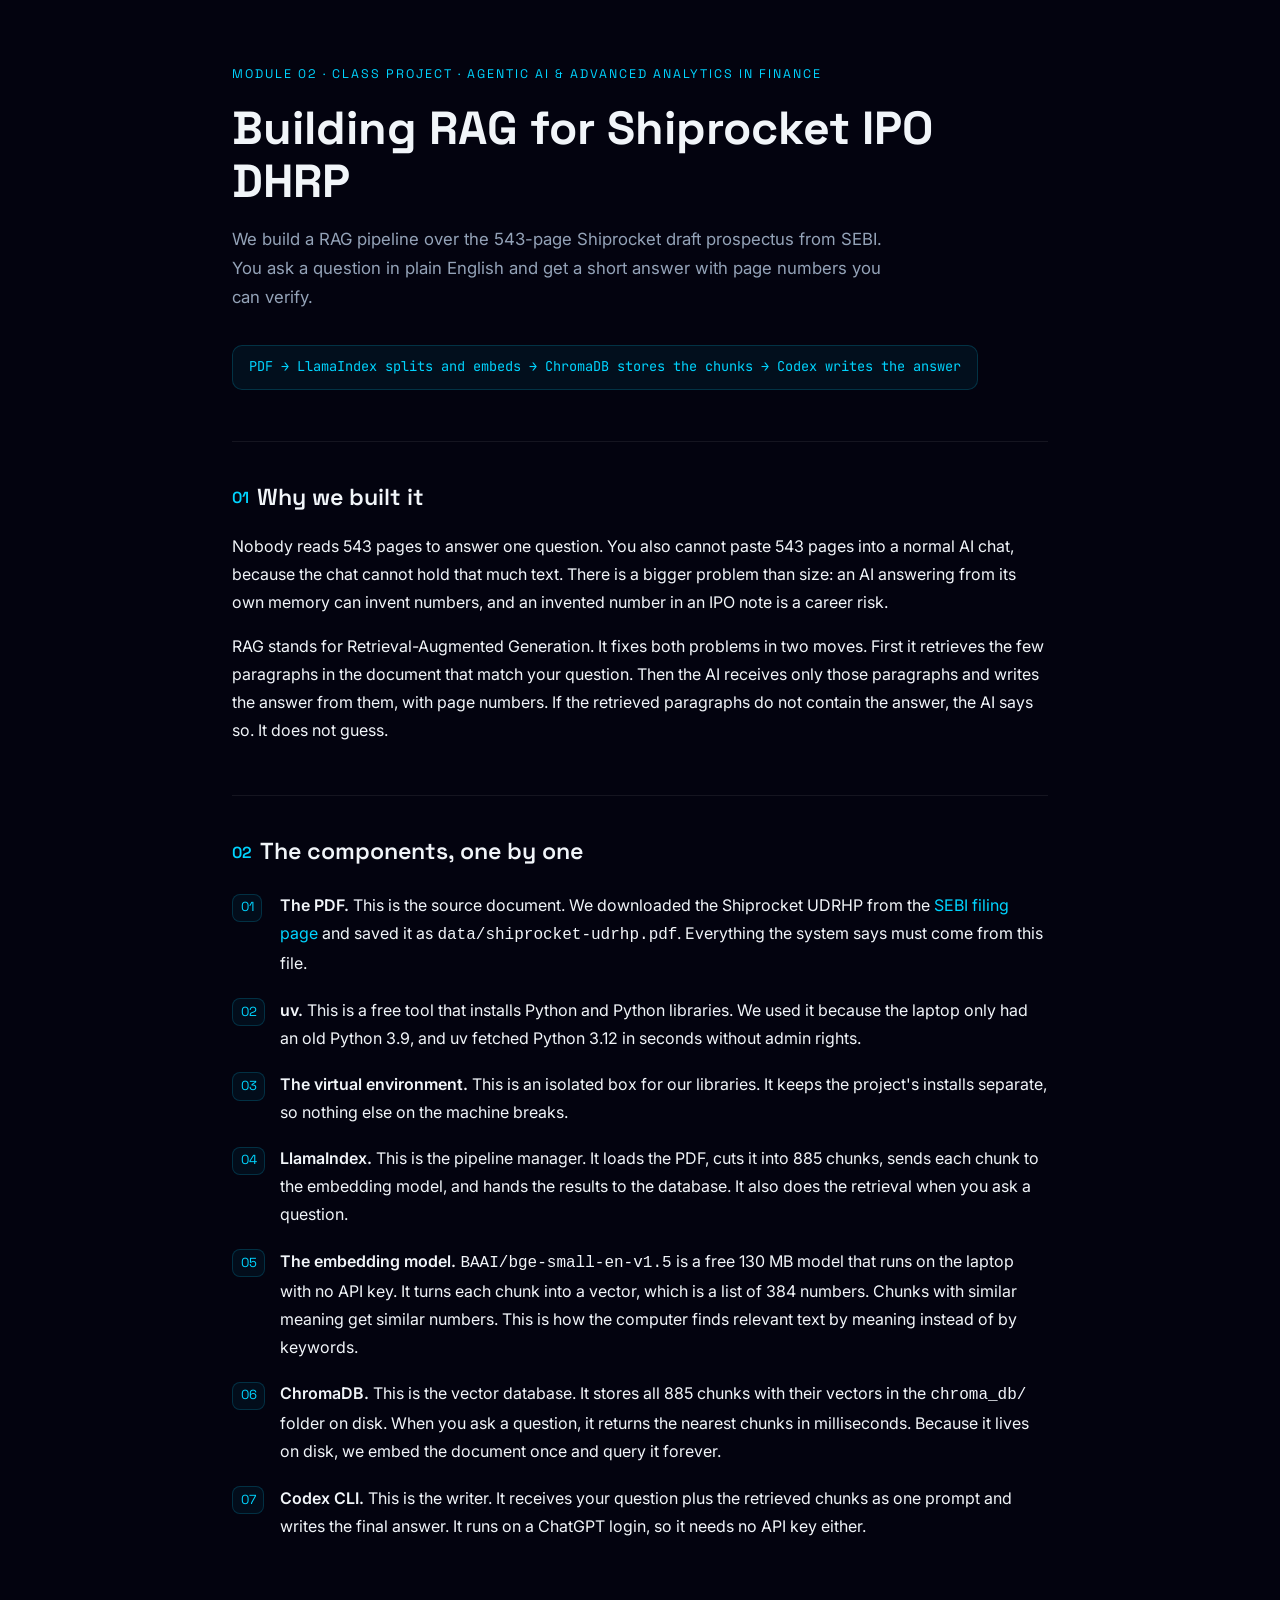
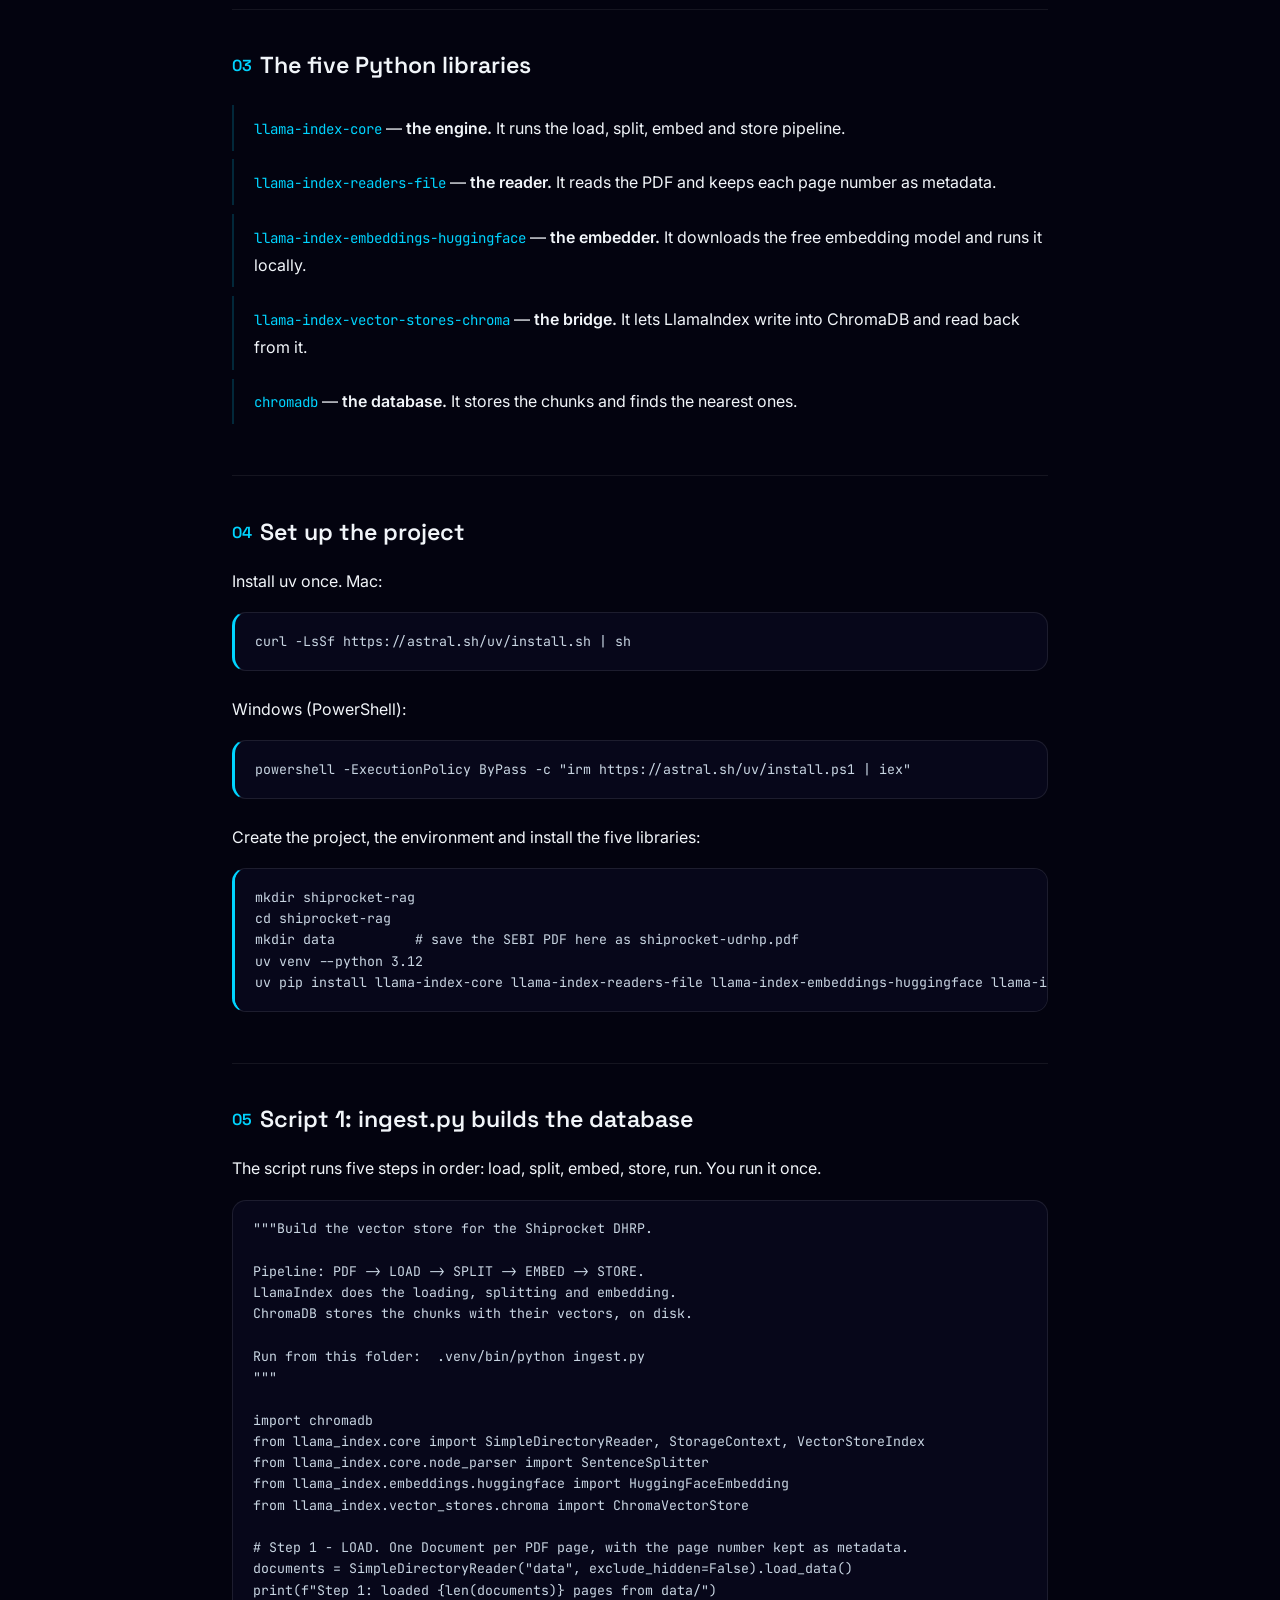
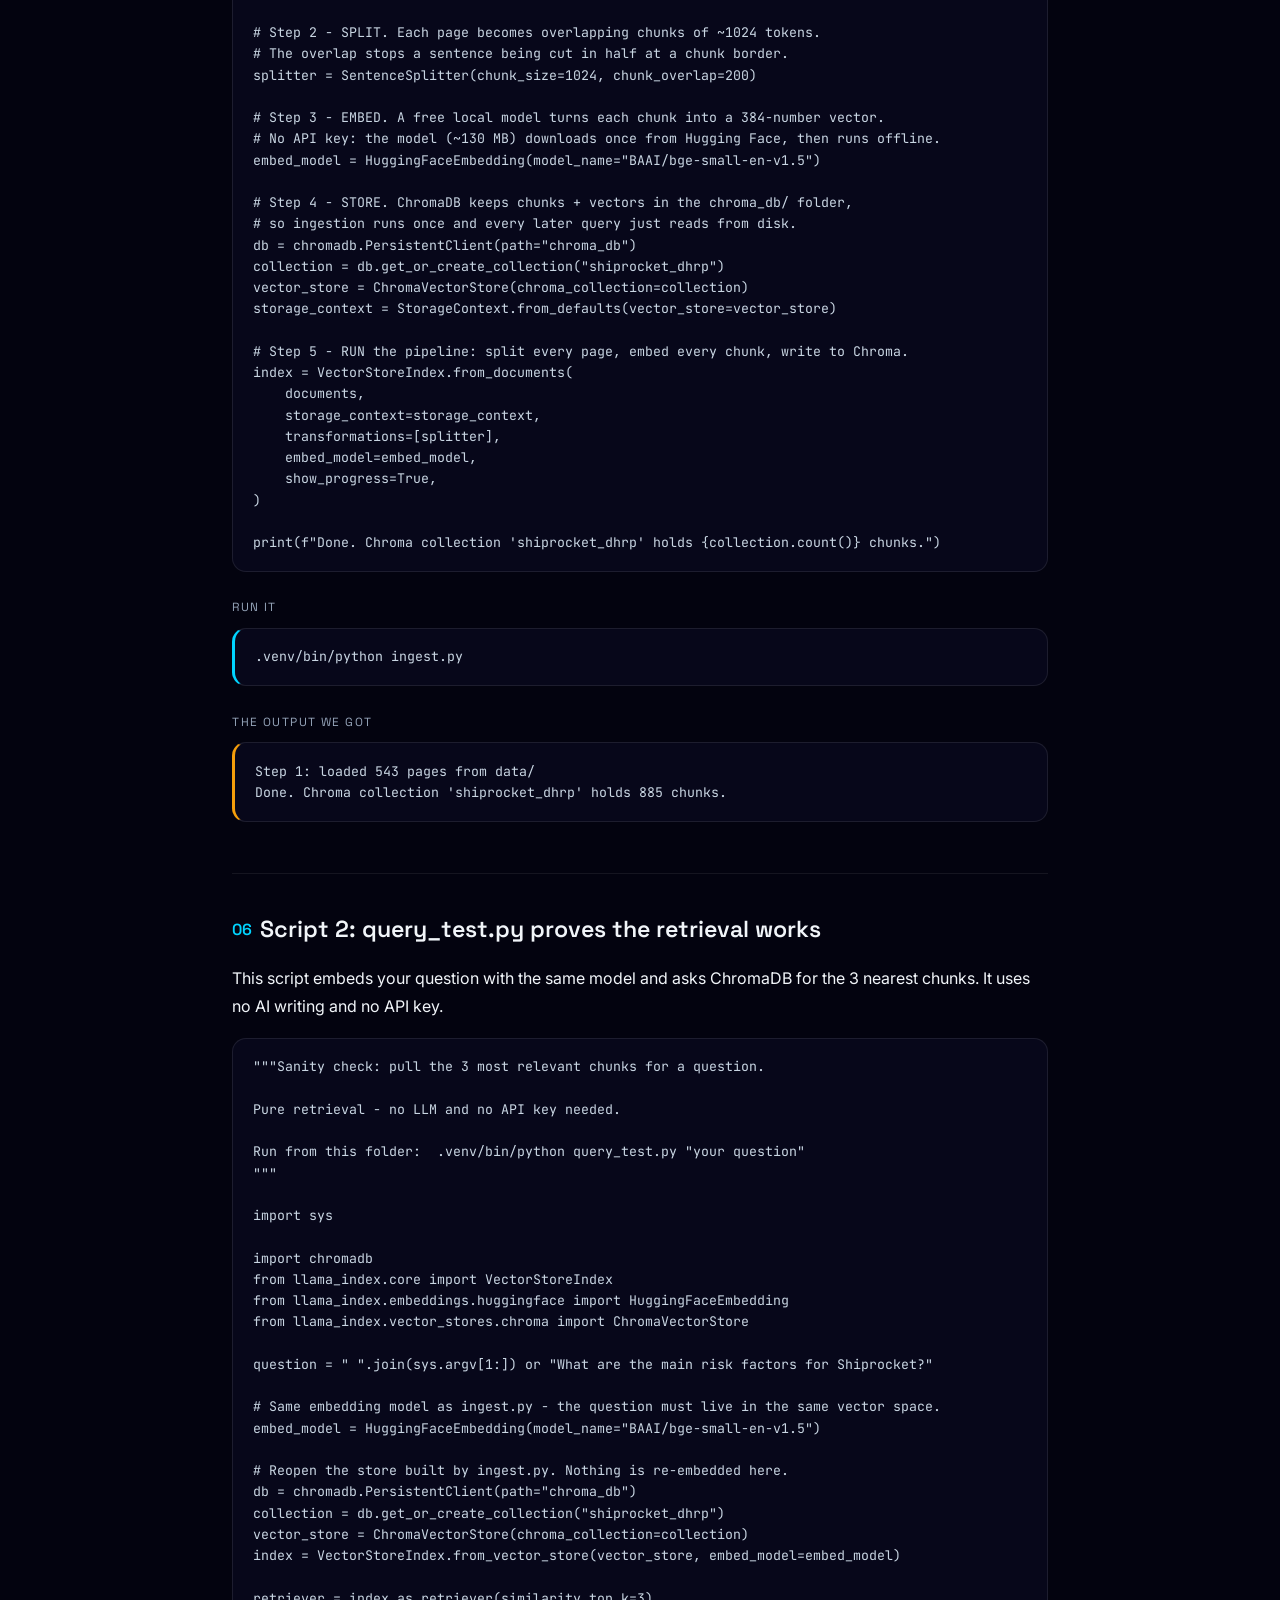
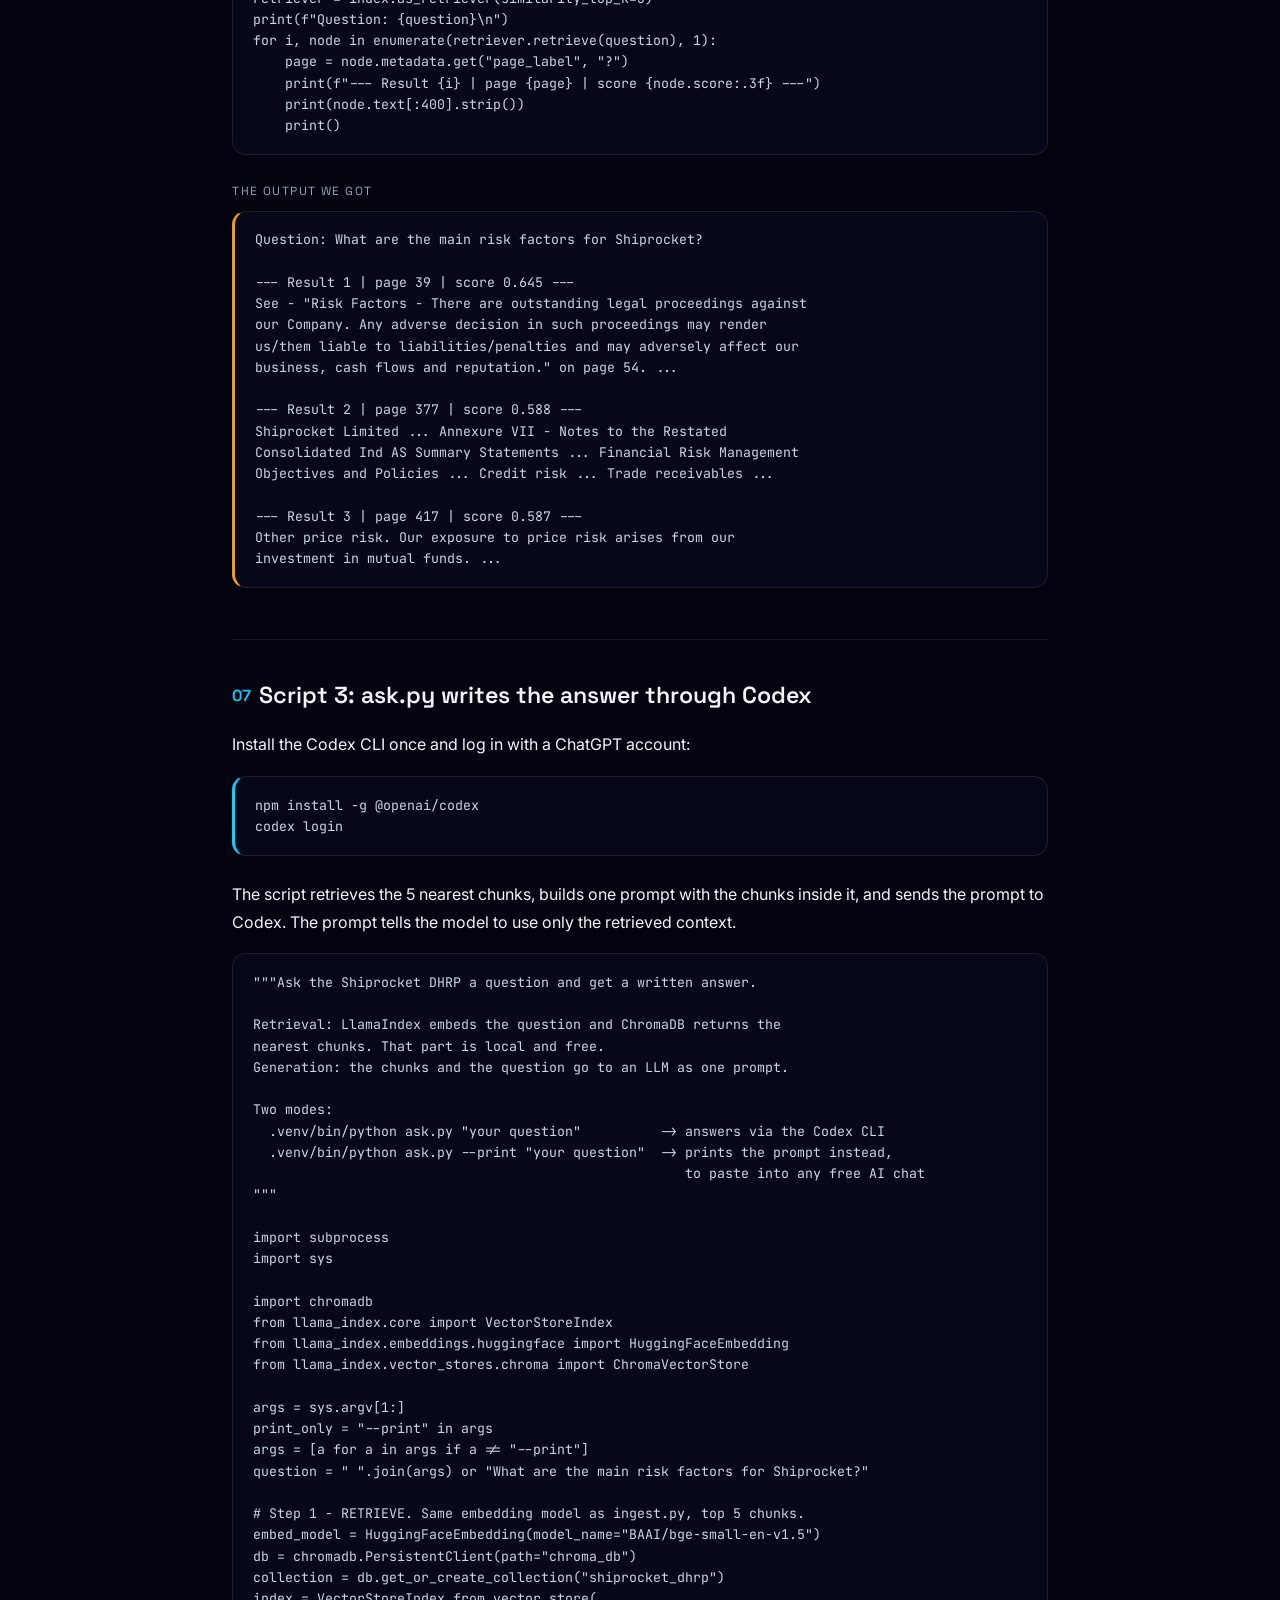
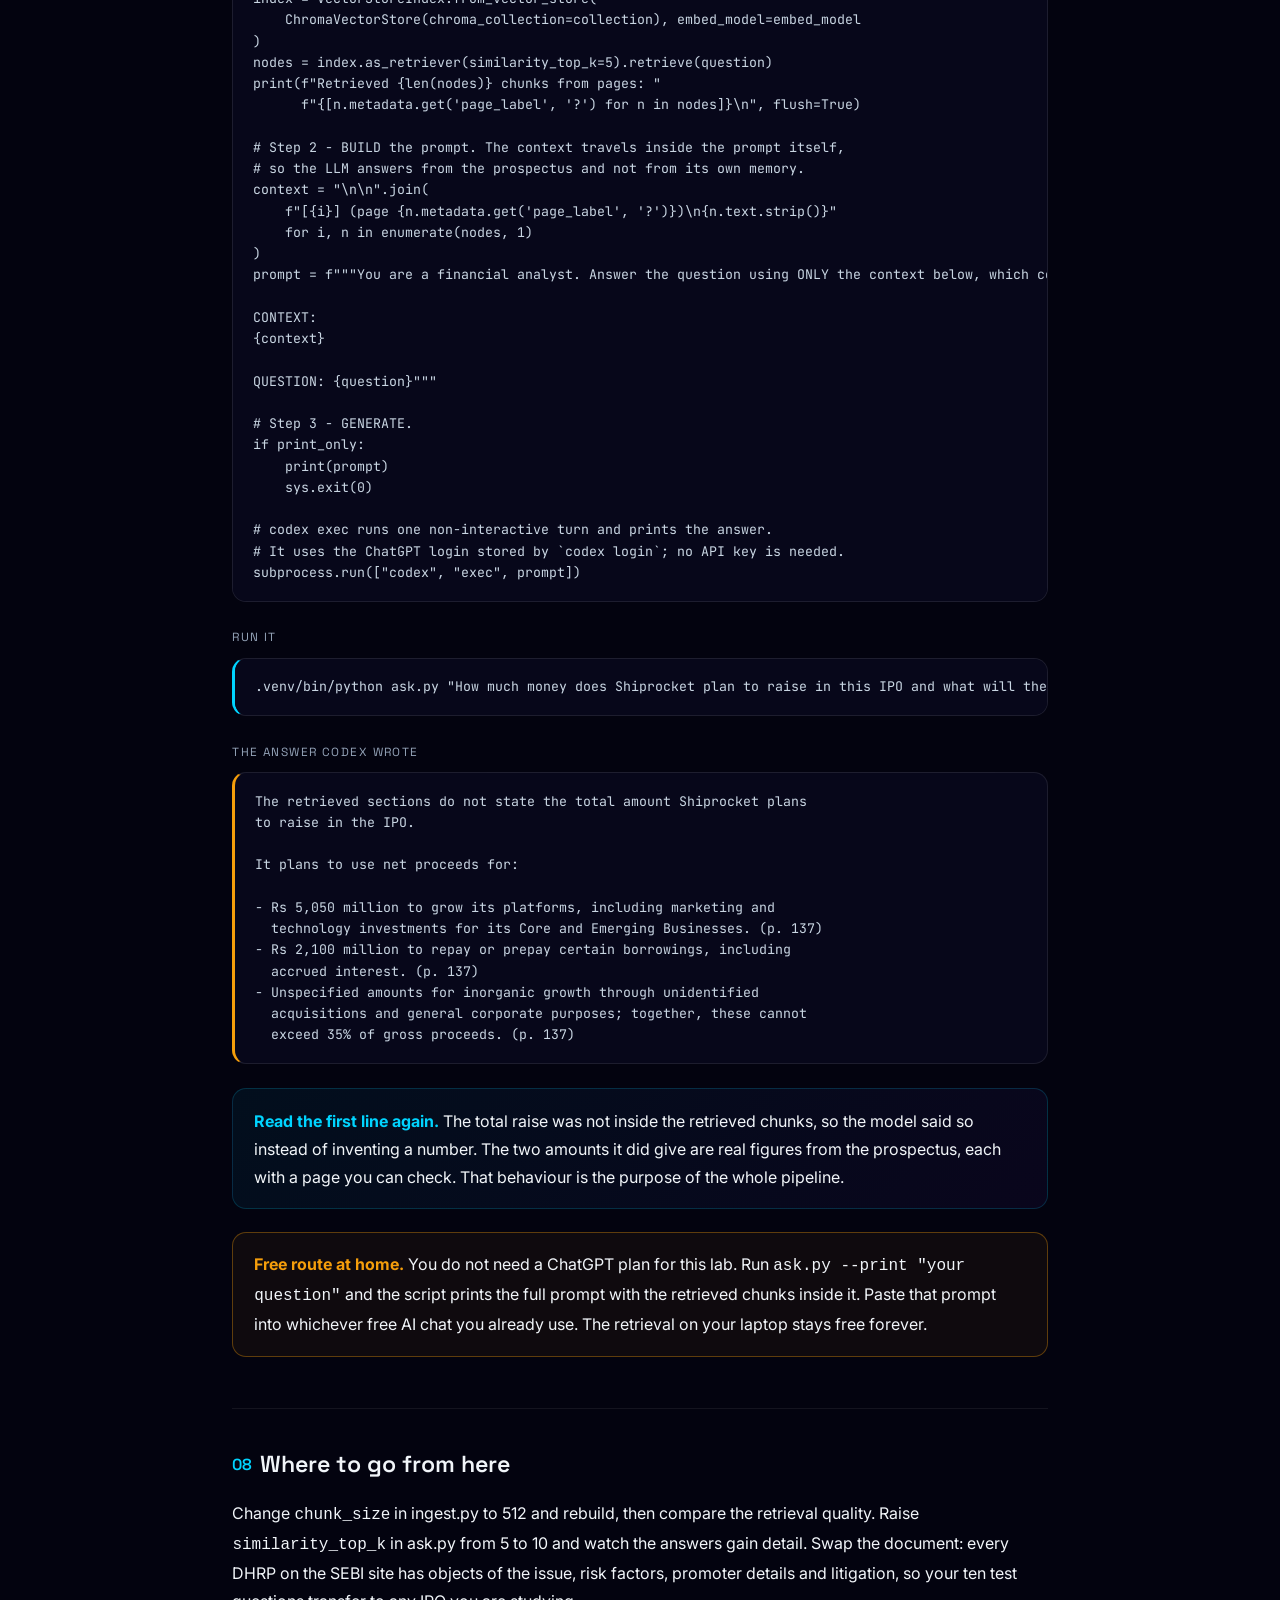
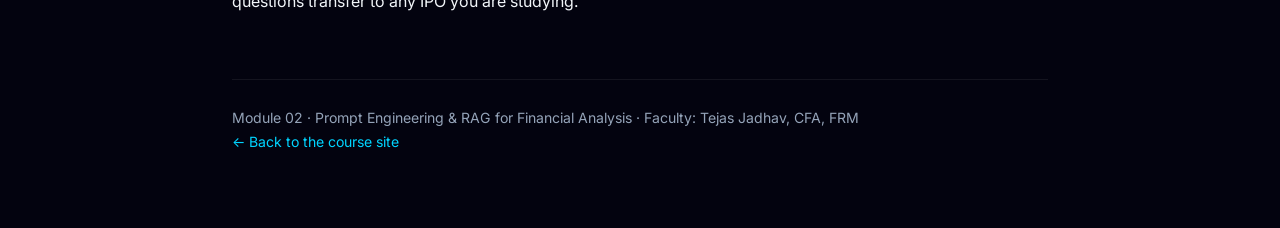
<file: labs/module-02-rag-shiprocket.html>
<!doctype html>
<html lang="en">
<head>
<meta name="robots" content="noindex, nofollow, noarchive, nosnippet, noimageindex" />
<meta charset="utf-8">
<meta name="viewport" content="width=device-width, initial-scale=1">
<title>Building RAG for Shiprocket IPO DHRP</title>
<meta name="description" content="Module 2 class project: a RAG pipeline over the 543-page Shiprocket UDRHP with LlamaIndex, ChromaDB and Codex.">
<link rel="preconnect" href="https://fonts.googleapis.com">
<link rel="preconnect" href="https://fonts.gstatic.com" crossorigin>
<link href="https://fonts.googleapis.com/css2?family=Space+Grotesk:wght@400;500;600;700&family=Inter:wght@300;400;500;600&family=JetBrains+Mono:wght@400;500&display=swap" rel="stylesheet">
<style>
:root{--bg:#03030f;--bg2:#07071a;--c1:#00d4ff;--c2:#7c3aed;--c3:#f59e0b;--txt:#f1f5f9;--txt2:#94a3b8;--b1:rgba(0,212,255,.18)}
*{box-sizing:border-box;margin:0;padding:0}
body{background:var(--bg);color:var(--txt);font-family:'Inter',sans-serif;font-size:1rem;line-height:1.75;-webkit-font-smoothing:antialiased}
.wrap{max-width:860px;margin:0 auto;padding:4rem 1.4rem 5rem}
.eyebrow{font-family:'Space Grotesk',sans-serif;font-size:.78rem;letter-spacing:.16em;text-transform:uppercase;color:var(--c1);margin-bottom:1rem}
h1{font-family:'Space Grotesk',sans-serif;font-size:clamp(1.9rem,5vw,2.9rem);font-weight:700;line-height:1.15;margin-bottom:1rem}
.lede{color:var(--txt2);font-size:1.05rem;max-width:680px;margin-bottom:.6rem}
.pipe{display:inline-block;font-family:'JetBrains Mono',monospace;font-size:.85rem;color:var(--c1);background:rgba(0,212,255,.06);border:1px solid var(--b1);border-radius:10px;padding:.6rem 1rem;margin:1.4rem 0 0}
h2{font-family:'Space Grotesk',sans-serif;font-size:1.45rem;font-weight:600;margin:3.2rem 0 .9rem;padding-top:2.2rem;border-top:1px solid rgba(255,255,255,.07)}
h2 .n{color:var(--c1);font-size:1rem;vertical-align:.12em;margin-right:.5rem}
p{margin-bottom:1rem;color:var(--txt)}
p.dim{color:var(--txt2)}
ol.comp{list-style:none;counter-reset:c;margin:1.2rem 0}
ol.comp li{counter-increment:c;position:relative;padding:0 0 1.15rem 3rem}
ol.comp li::before{content:counter(c,decimal-leading-zero);position:absolute;left:0;top:.15rem;font-family:'Space Grotesk',sans-serif;font-size:.82rem;color:var(--c1);border:1px solid var(--b1);border-radius:8px;padding:.1rem .45rem;background:rgba(0,212,255,.05)}
ol.comp b,ul.libs b{color:var(--txt);font-weight:600}
ul.libs{list-style:none;margin:1.2rem 0}
ul.libs li{padding:.55rem 0 .55rem 1.2rem;border-left:2px solid var(--b1);margin-bottom:.55rem}
ul.libs code{font-family:'JetBrains Mono',monospace;font-size:.88rem;color:var(--c1)}
pre{background:var(--bg2);border:1px solid rgba(255,255,255,.09);border-radius:14px;padding:1.1rem 1.25rem;overflow-x:auto;margin:1.1rem 0 1.5rem;font-family:'JetBrains Mono',monospace;font-size:.83rem;line-height:1.6;color:#c9d6e3}
.cmd{border-left:3px solid var(--c1)}
.out{border-left:3px solid var(--c3)}
.label{font-family:'Space Grotesk',sans-serif;font-size:.74rem;letter-spacing:.12em;text-transform:uppercase;color:var(--txt2);margin:1.6rem 0 -.5rem}
.note{background:linear-gradient(135deg,rgba(0,212,255,.06),rgba(124,58,237,.06));border:1px solid var(--b1);border-radius:14px;padding:1.1rem 1.3rem;margin:1.4rem 0}
.note b{color:var(--c1)}
.free{border-color:rgba(245,158,11,.35);background:rgba(245,158,11,.05)}
.free b{color:var(--c3)}
a{color:var(--c1);text-decoration:none}
a:hover{text-decoration:underline}
footer{margin-top:4rem;padding-top:1.6rem;border-top:1px solid rgba(255,255,255,.07);color:var(--txt2);font-size:.88rem}
</style>
</head>
<body>
<div class="wrap">

<div class="eyebrow">Module 02 · Class Project · Agentic AI &amp; Advanced Analytics in Finance</div>
<h1>Building RAG for Shiprocket IPO DHRP</h1>
<p class="lede">We build a RAG pipeline over the 543-page Shiprocket draft prospectus from SEBI. You ask a question in plain English and get a short answer with page numbers you can verify.</p>
<div class="pipe">PDF &rarr; LlamaIndex splits and embeds &rarr; ChromaDB stores the chunks &rarr; Codex writes the answer</div>

<h2><span class="n">01</span>Why we built it</h2>
<p>Nobody reads 543 pages to answer one question. You also cannot paste 543 pages into a normal AI chat, because the chat cannot hold that much text. There is a bigger problem than size: an AI answering from its own memory can invent numbers, and an invented number in an IPO note is a career risk.</p>
<p>RAG stands for Retrieval-Augmented Generation. It fixes both problems in two moves. First it retrieves the few paragraphs in the document that match your question. Then the AI receives only those paragraphs and writes the answer from them, with page numbers. If the retrieved paragraphs do not contain the answer, the AI says so. It does not guess.</p>

<h2><span class="n">02</span>The components, one by one</h2>
<ol class="comp">
<li><b>The PDF.</b> This is the source document. We downloaded the Shiprocket UDRHP from the <a href="https://www.sebi.gov.in/filings/public-issues/dec-2025/shiprocket-limited-udrhp_98357.html" target="_blank" rel="noopener">SEBI filing page</a> and saved it as <code>data/shiprocket-udrhp.pdf</code>. Everything the system says must come from this file.</li>
<li><b>uv.</b> This is a free tool that installs Python and Python libraries. We used it because the laptop only had an old Python 3.9, and uv fetched Python 3.12 in seconds without admin rights.</li>
<li><b>The virtual environment.</b> This is an isolated box for our libraries. It keeps the project's installs separate, so nothing else on the machine breaks.</li>
<li><b>LlamaIndex.</b> This is the pipeline manager. It loads the PDF, cuts it into 885 chunks, sends each chunk to the embedding model, and hands the results to the database. It also does the retrieval when you ask a question.</li>
<li><b>The embedding model.</b> <code>BAAI/bge-small-en-v1.5</code> is a free 130&nbsp;MB model that runs on the laptop with no API key. It turns each chunk into a vector, which is a list of 384 numbers. Chunks with similar meaning get similar numbers. This is how the computer finds relevant text by meaning instead of by keywords.</li>
<li><b>ChromaDB.</b> This is the vector database. It stores all 885 chunks with their vectors in the <code>chroma_db/</code> folder on disk. When you ask a question, it returns the nearest chunks in milliseconds. Because it lives on disk, we embed the document once and query it forever.</li>
<li><b>Codex CLI.</b> This is the writer. It receives your question plus the retrieved chunks as one prompt and writes the final answer. It runs on a ChatGPT login, so it needs no API key either.</li>
</ol>

<h2><span class="n">03</span>The five Python libraries</h2>
<ul class="libs">
<li><code>llama-index-core</code> &mdash; <b>the engine.</b> It runs the load, split, embed and store pipeline.</li>
<li><code>llama-index-readers-file</code> &mdash; <b>the reader.</b> It reads the PDF and keeps each page number as metadata.</li>
<li><code>llama-index-embeddings-huggingface</code> &mdash; <b>the embedder.</b> It downloads the free embedding model and runs it locally.</li>
<li><code>llama-index-vector-stores-chroma</code> &mdash; <b>the bridge.</b> It lets LlamaIndex write into ChromaDB and read back from it.</li>
<li><code>chromadb</code> &mdash; <b>the database.</b> It stores the chunks and finds the nearest ones.</li>
</ul>

<h2><span class="n">04</span>Set up the project</h2>
<p>Install uv once. Mac:</p>
<pre class="cmd">curl -LsSf https://astral.sh/uv/install.sh | sh</pre>
<p>Windows (PowerShell):</p>
<pre class="cmd">powershell -ExecutionPolicy ByPass -c "irm https://astral.sh/uv/install.ps1 | iex"</pre>
<p>Create the project, the environment and install the five libraries:</p>
<pre class="cmd">mkdir shiprocket-rag
cd shiprocket-rag
mkdir data          # save the SEBI PDF here as shiprocket-udrhp.pdf
uv venv --python 3.12
uv pip install llama-index-core llama-index-readers-file llama-index-embeddings-huggingface llama-index-vector-stores-chroma chromadb</pre>

<h2><span class="n">05</span>Script 1: ingest.py builds the database</h2>
<p>The script runs five steps in order: load, split, embed, store, run. You run it once.</p>
<pre>"""Build the vector store for the Shiprocket DHRP.

Pipeline: PDF -&gt; LOAD -&gt; SPLIT -&gt; EMBED -&gt; STORE.
LlamaIndex does the loading, splitting and embedding.
ChromaDB stores the chunks with their vectors, on disk.

Run from this folder:  .venv/bin/python ingest.py
"""

import chromadb
from llama_index.core import SimpleDirectoryReader, StorageContext, VectorStoreIndex
from llama_index.core.node_parser import SentenceSplitter
from llama_index.embeddings.huggingface import HuggingFaceEmbedding
from llama_index.vector_stores.chroma import ChromaVectorStore

# Step 1 - LOAD. One Document per PDF page, with the page number kept as metadata.
documents = SimpleDirectoryReader("data", exclude_hidden=False).load_data()
print(f"Step 1: loaded {len(documents)} pages from data/")

# Step 2 - SPLIT. Each page becomes overlapping chunks of ~1024 tokens.
# The overlap stops a sentence being cut in half at a chunk border.
splitter = SentenceSplitter(chunk_size=1024, chunk_overlap=200)

# Step 3 - EMBED. A free local model turns each chunk into a 384-number vector.
# No API key: the model (~130 MB) downloads once from Hugging Face, then runs offline.
embed_model = HuggingFaceEmbedding(model_name="BAAI/bge-small-en-v1.5")

# Step 4 - STORE. ChromaDB keeps chunks + vectors in the chroma_db/ folder,
# so ingestion runs once and every later query just reads from disk.
db = chromadb.PersistentClient(path="chroma_db")
collection = db.get_or_create_collection("shiprocket_dhrp")
vector_store = ChromaVectorStore(chroma_collection=collection)
storage_context = StorageContext.from_defaults(vector_store=vector_store)

# Step 5 - RUN the pipeline: split every page, embed every chunk, write to Chroma.
index = VectorStoreIndex.from_documents(
    documents,
    storage_context=storage_context,
    transformations=[splitter],
    embed_model=embed_model,
    show_progress=True,
)

print(f"Done. Chroma collection 'shiprocket_dhrp' holds {collection.count()} chunks.")</pre>
<div class="label">Run it</div>
<pre class="cmd">.venv/bin/python ingest.py</pre>
<div class="label">The output we got</div>
<pre class="out">Step 1: loaded 543 pages from data/
Done. Chroma collection 'shiprocket_dhrp' holds 885 chunks.</pre>

<h2><span class="n">06</span>Script 2: query_test.py proves the retrieval works</h2>
<p>This script embeds your question with the same model and asks ChromaDB for the 3 nearest chunks. It uses no AI writing and no API key.</p>
<pre>"""Sanity check: pull the 3 most relevant chunks for a question.

Pure retrieval - no LLM and no API key needed.

Run from this folder:  .venv/bin/python query_test.py "your question"
"""

import sys

import chromadb
from llama_index.core import VectorStoreIndex
from llama_index.embeddings.huggingface import HuggingFaceEmbedding
from llama_index.vector_stores.chroma import ChromaVectorStore

question = " ".join(sys.argv[1:]) or "What are the main risk factors for Shiprocket?"

# Same embedding model as ingest.py - the question must live in the same vector space.
embed_model = HuggingFaceEmbedding(model_name="BAAI/bge-small-en-v1.5")

# Reopen the store built by ingest.py. Nothing is re-embedded here.
db = chromadb.PersistentClient(path="chroma_db")
collection = db.get_or_create_collection("shiprocket_dhrp")
vector_store = ChromaVectorStore(chroma_collection=collection)
index = VectorStoreIndex.from_vector_store(vector_store, embed_model=embed_model)

retriever = index.as_retriever(similarity_top_k=3)
print(f"Question: {question}\n")
for i, node in enumerate(retriever.retrieve(question), 1):
    page = node.metadata.get("page_label", "?")
    print(f"--- Result {i} | page {page} | score {node.score:.3f} ---")
    print(node.text[:400].strip())
    print()</pre>
<div class="label">The output we got</div>
<pre class="out">Question: What are the main risk factors for Shiprocket?

--- Result 1 | page 39 | score 0.645 ---
See - "Risk Factors - There are outstanding legal proceedings against
our Company. Any adverse decision in such proceedings may render
us/them liable to liabilities/penalties and may adversely affect our
business, cash flows and reputation." on page 54. ...

--- Result 2 | page 377 | score 0.588 ---
Shiprocket Limited ... Annexure VII - Notes to the Restated
Consolidated Ind AS Summary Statements ... Financial Risk Management
Objectives and Policies ... Credit risk ... Trade receivables ...

--- Result 3 | page 417 | score 0.587 ---
Other price risk. Our exposure to price risk arises from our
investment in mutual funds. ...</pre>

<h2><span class="n">07</span>Script 3: ask.py writes the answer through Codex</h2>
<p>Install the Codex CLI once and log in with a ChatGPT account:</p>
<pre class="cmd">npm install -g @openai/codex
codex login</pre>
<p>The script retrieves the 5 nearest chunks, builds one prompt with the chunks inside it, and sends the prompt to Codex. The prompt tells the model to use only the retrieved context.</p>
<pre>"""Ask the Shiprocket DHRP a question and get a written answer.

Retrieval: LlamaIndex embeds the question and ChromaDB returns the
nearest chunks. That part is local and free.
Generation: the chunks and the question go to an LLM as one prompt.

Two modes:
  .venv/bin/python ask.py "your question"          -&gt; answers via the Codex CLI
  .venv/bin/python ask.py --print "your question"  -&gt; prints the prompt instead,
                                                      to paste into any free AI chat
"""

import subprocess
import sys

import chromadb
from llama_index.core import VectorStoreIndex
from llama_index.embeddings.huggingface import HuggingFaceEmbedding
from llama_index.vector_stores.chroma import ChromaVectorStore

args = sys.argv[1:]
print_only = "--print" in args
args = [a for a in args if a != "--print"]
question = " ".join(args) or "What are the main risk factors for Shiprocket?"

# Step 1 - RETRIEVE. Same embedding model as ingest.py, top 5 chunks.
embed_model = HuggingFaceEmbedding(model_name="BAAI/bge-small-en-v1.5")
db = chromadb.PersistentClient(path="chroma_db")
collection = db.get_or_create_collection("shiprocket_dhrp")
index = VectorStoreIndex.from_vector_store(
    ChromaVectorStore(chroma_collection=collection), embed_model=embed_model
)
nodes = index.as_retriever(similarity_top_k=5).retrieve(question)
print(f"Retrieved {len(nodes)} chunks from pages: "
      f"{[n.metadata.get('page_label', '?') for n in nodes]}\n", flush=True)

# Step 2 - BUILD the prompt. The context travels inside the prompt itself,
# so the LLM answers from the prospectus and not from its own memory.
context = "\n\n".join(
    f"[{i}] (page {n.metadata.get('page_label', '?')})\n{n.text.strip()}"
    for i, n in enumerate(nodes, 1)
)
prompt = f"""You are a financial analyst. Answer the question using ONLY the context below, which comes from the Shiprocket Limited draft red herring prospectus (UDRHP). Cite the page number after each fact, like (p. 54). If the context does not contain the answer, say "The retrieved sections do not answer this." Do not use any other knowledge.

CONTEXT:
{context}

QUESTION: {question}"""

# Step 3 - GENERATE.
if print_only:
    print(prompt)
    sys.exit(0)

# codex exec runs one non-interactive turn and prints the answer.
# It uses the ChatGPT login stored by `codex login`; no API key is needed.
subprocess.run(["codex", "exec", prompt])</pre>
<div class="label">Run it</div>
<pre class="cmd">.venv/bin/python ask.py "How much money does Shiprocket plan to raise in this IPO and what will the money be used for?"</pre>
<div class="label">The answer Codex wrote</div>
<pre class="out">The retrieved sections do not state the total amount Shiprocket plans
to raise in the IPO.

It plans to use net proceeds for:

- Rs 5,050 million to grow its platforms, including marketing and
  technology investments for its Core and Emerging Businesses. (p. 137)
- Rs 2,100 million to repay or prepay certain borrowings, including
  accrued interest. (p. 137)
- Unspecified amounts for inorganic growth through unidentified
  acquisitions and general corporate purposes; together, these cannot
  exceed 35% of gross proceeds. (p. 137)</pre>
<div class="note"><b>Read the first line again.</b> The total raise was not inside the retrieved chunks, so the model said so instead of inventing a number. The two amounts it did give are real figures from the prospectus, each with a page you can check. That behaviour is the purpose of the whole pipeline.</div>

<div class="note free"><b>Free route at home.</b> You do not need a ChatGPT plan for this lab. Run <code>ask.py --print "your question"</code> and the script prints the full prompt with the retrieved chunks inside it. Paste that prompt into whichever free AI chat you already use. The retrieval on your laptop stays free forever.</div>

<h2><span class="n">08</span>Where to go from here</h2>
<p>Change <code>chunk_size</code> in ingest.py to 512 and rebuild, then compare the retrieval quality. Raise <code>similarity_top_k</code> in ask.py from 5 to 10 and watch the answers gain detail. Swap the document: every DHRP on the SEBI site has objects of the issue, risk factors, promoter details and litigation, so your ten test questions transfer to any IPO you are studying.</p>

<footer>
Module 02 &middot; Prompt Engineering &amp; RAG for Financial Analysis &middot; Faculty: Tejas Jadhav, CFA, FRM<br>
<a href="../index.html">&larr; Back to the course site</a>
</footer>

</div>
</body>
</html>
</file>
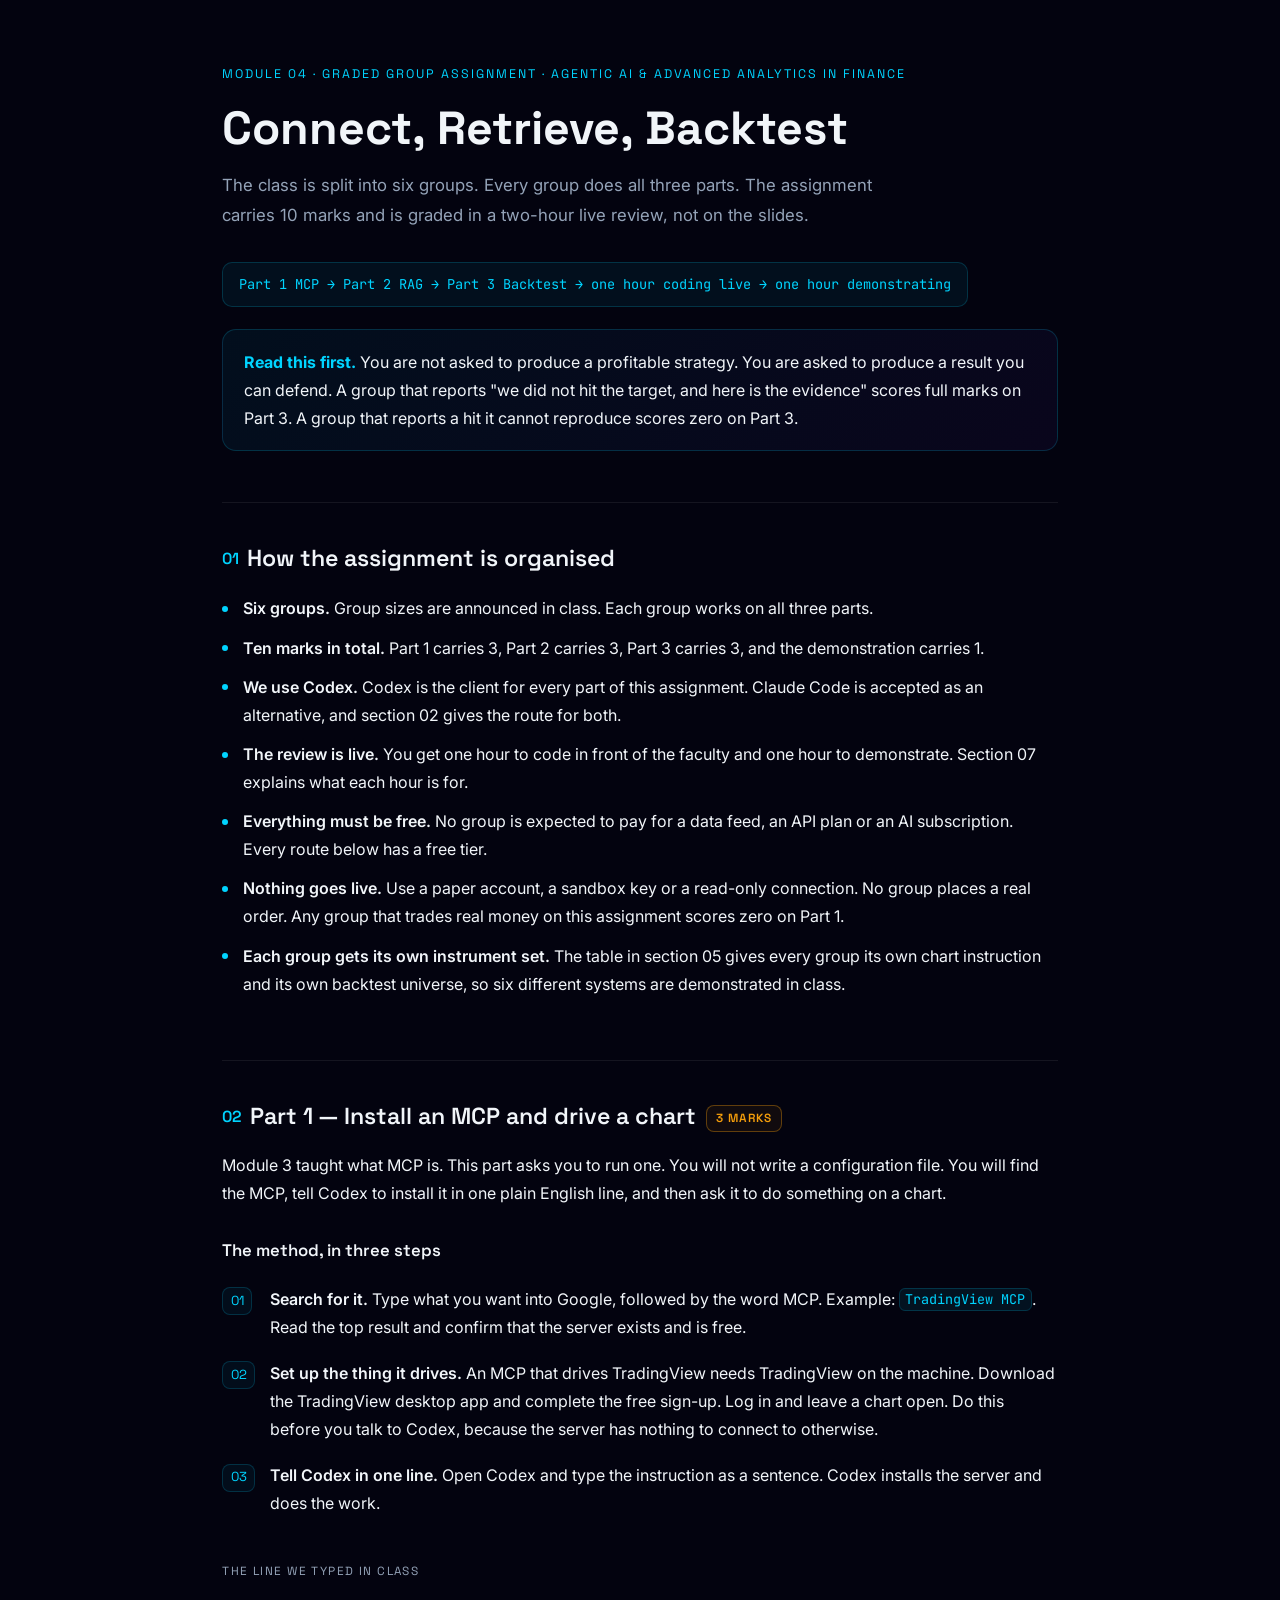
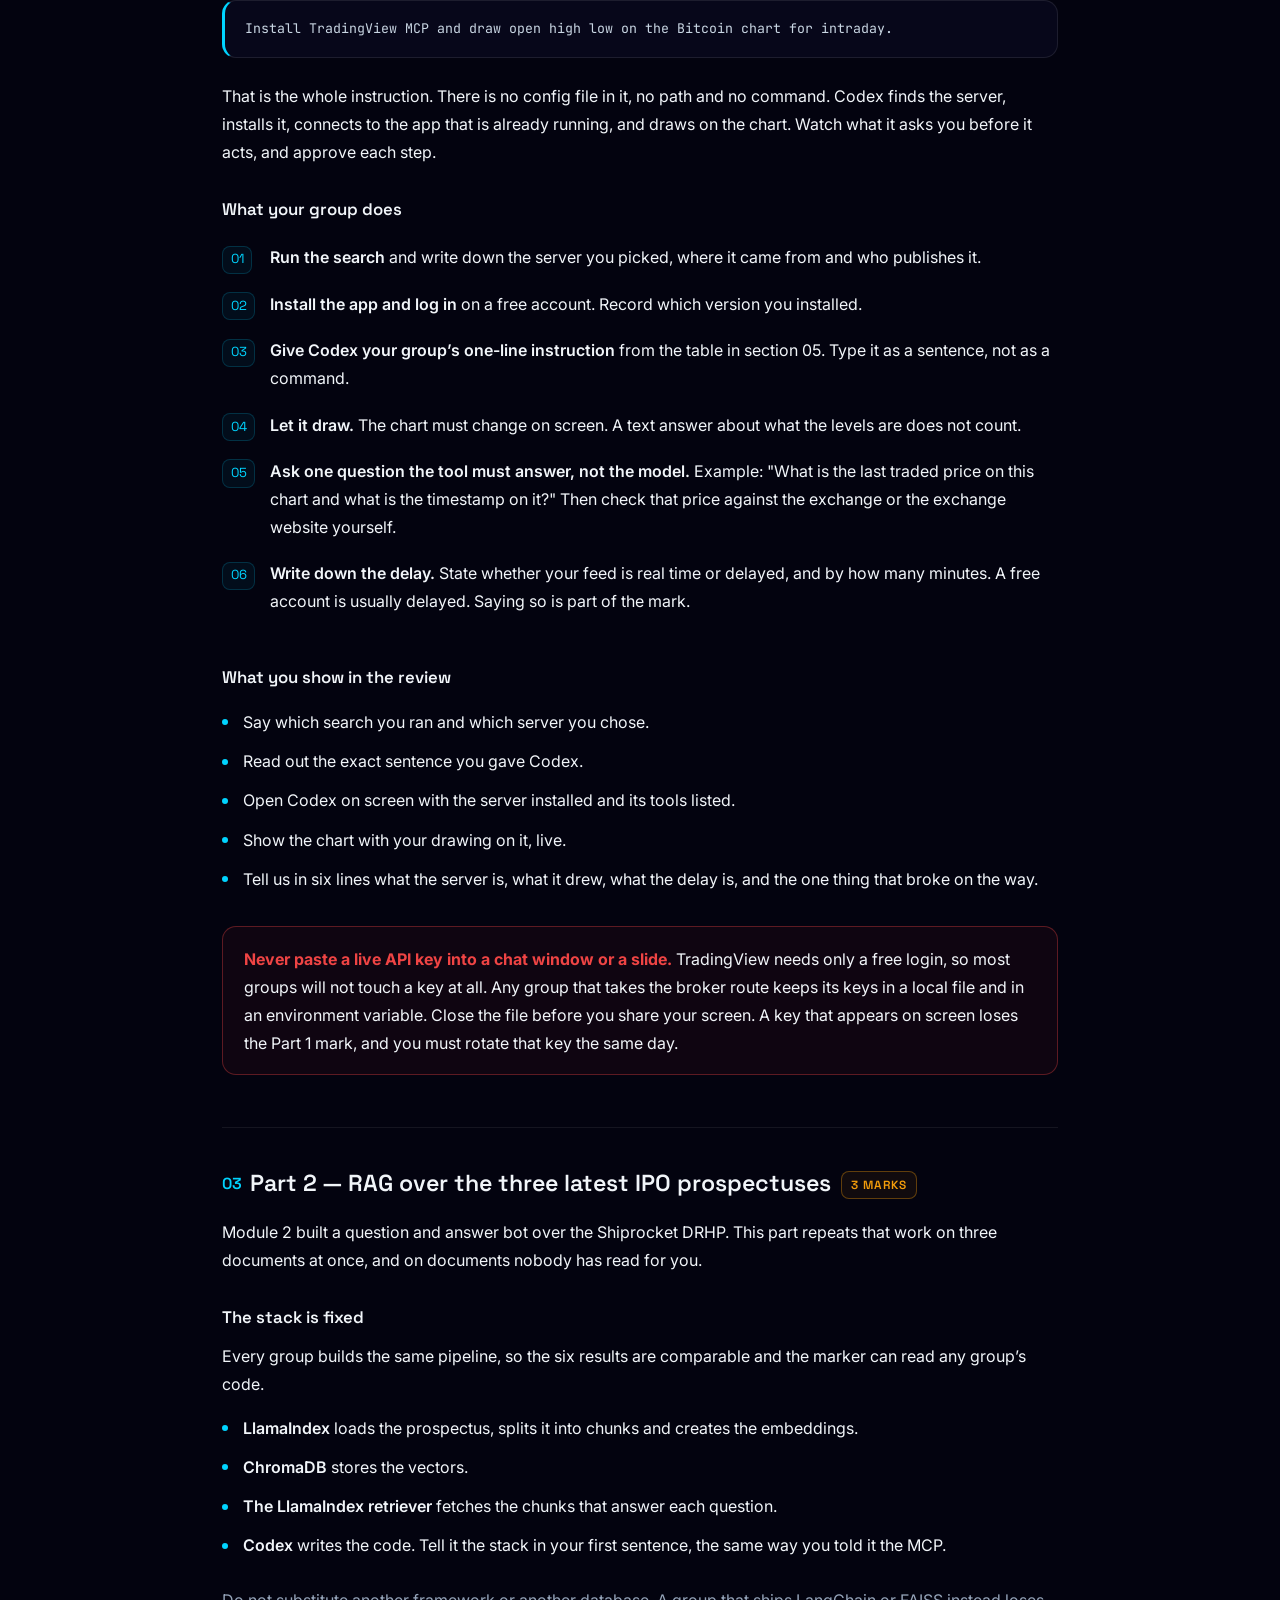
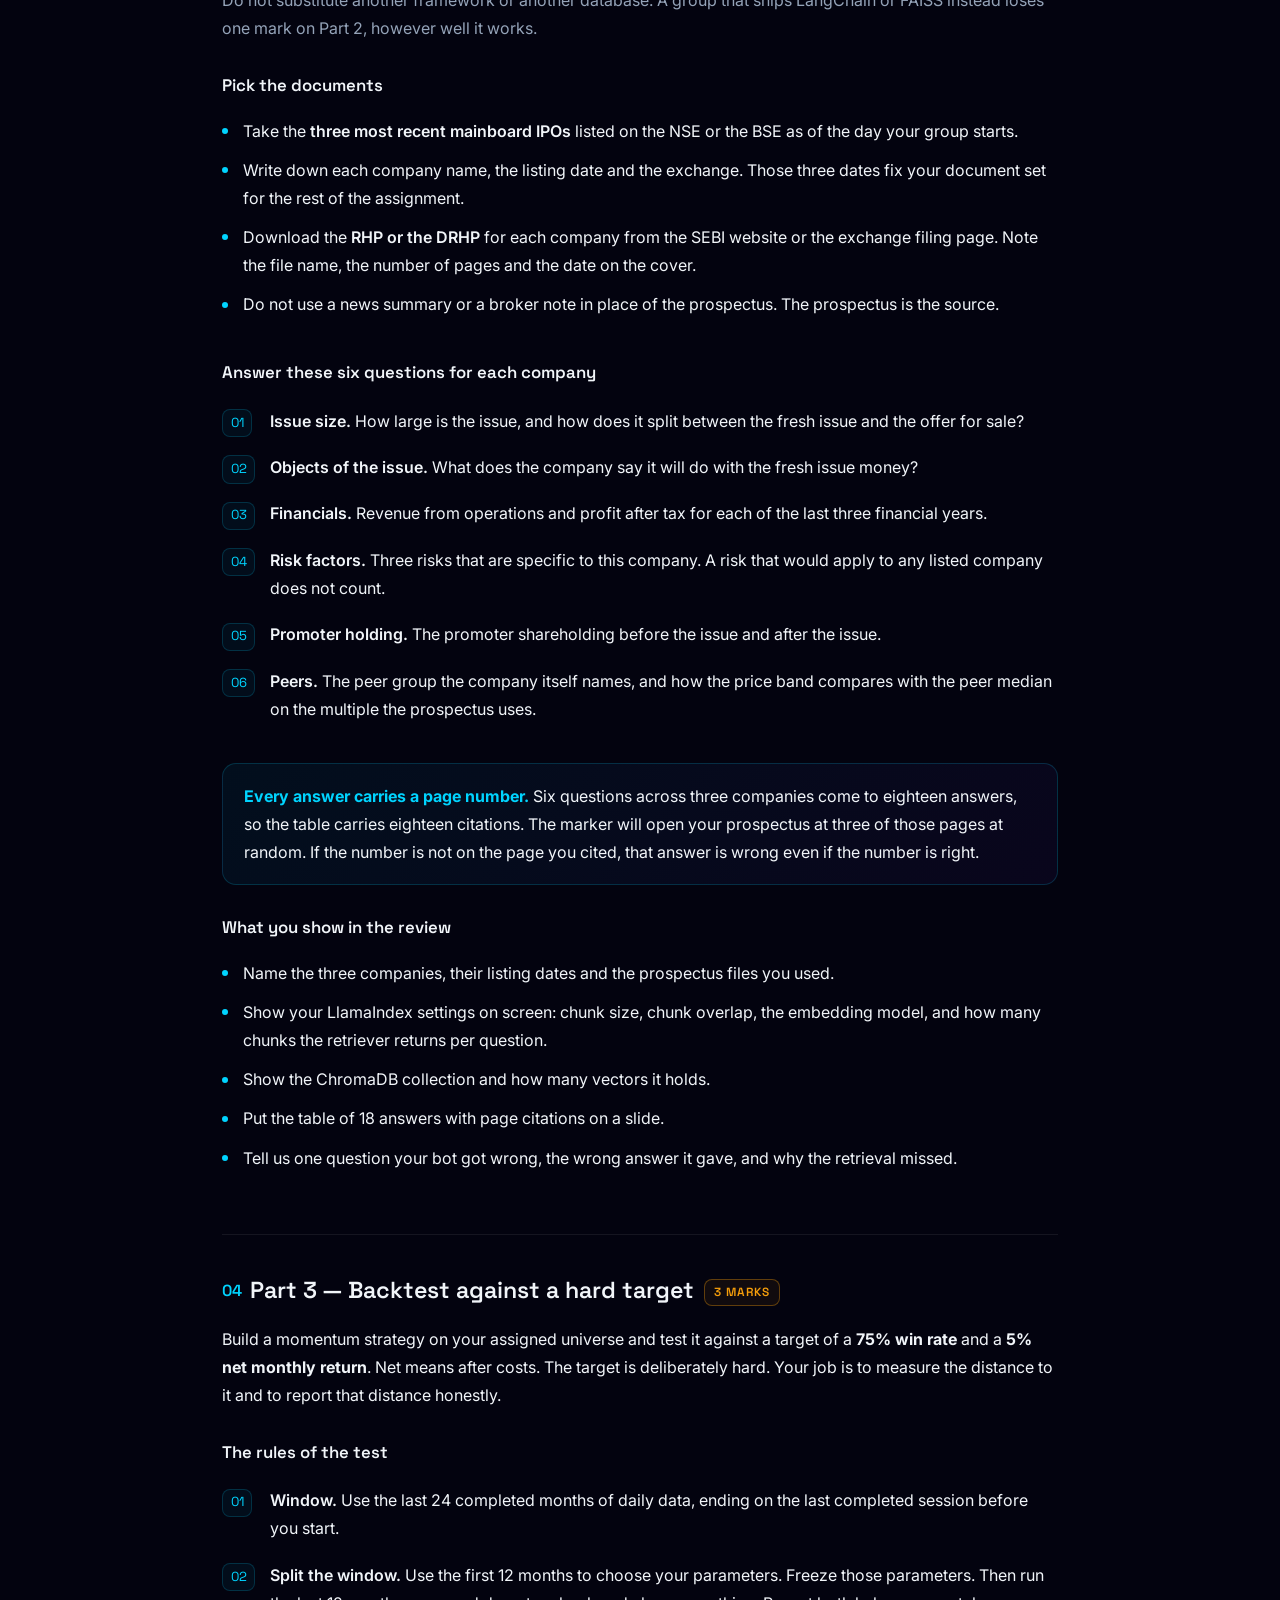
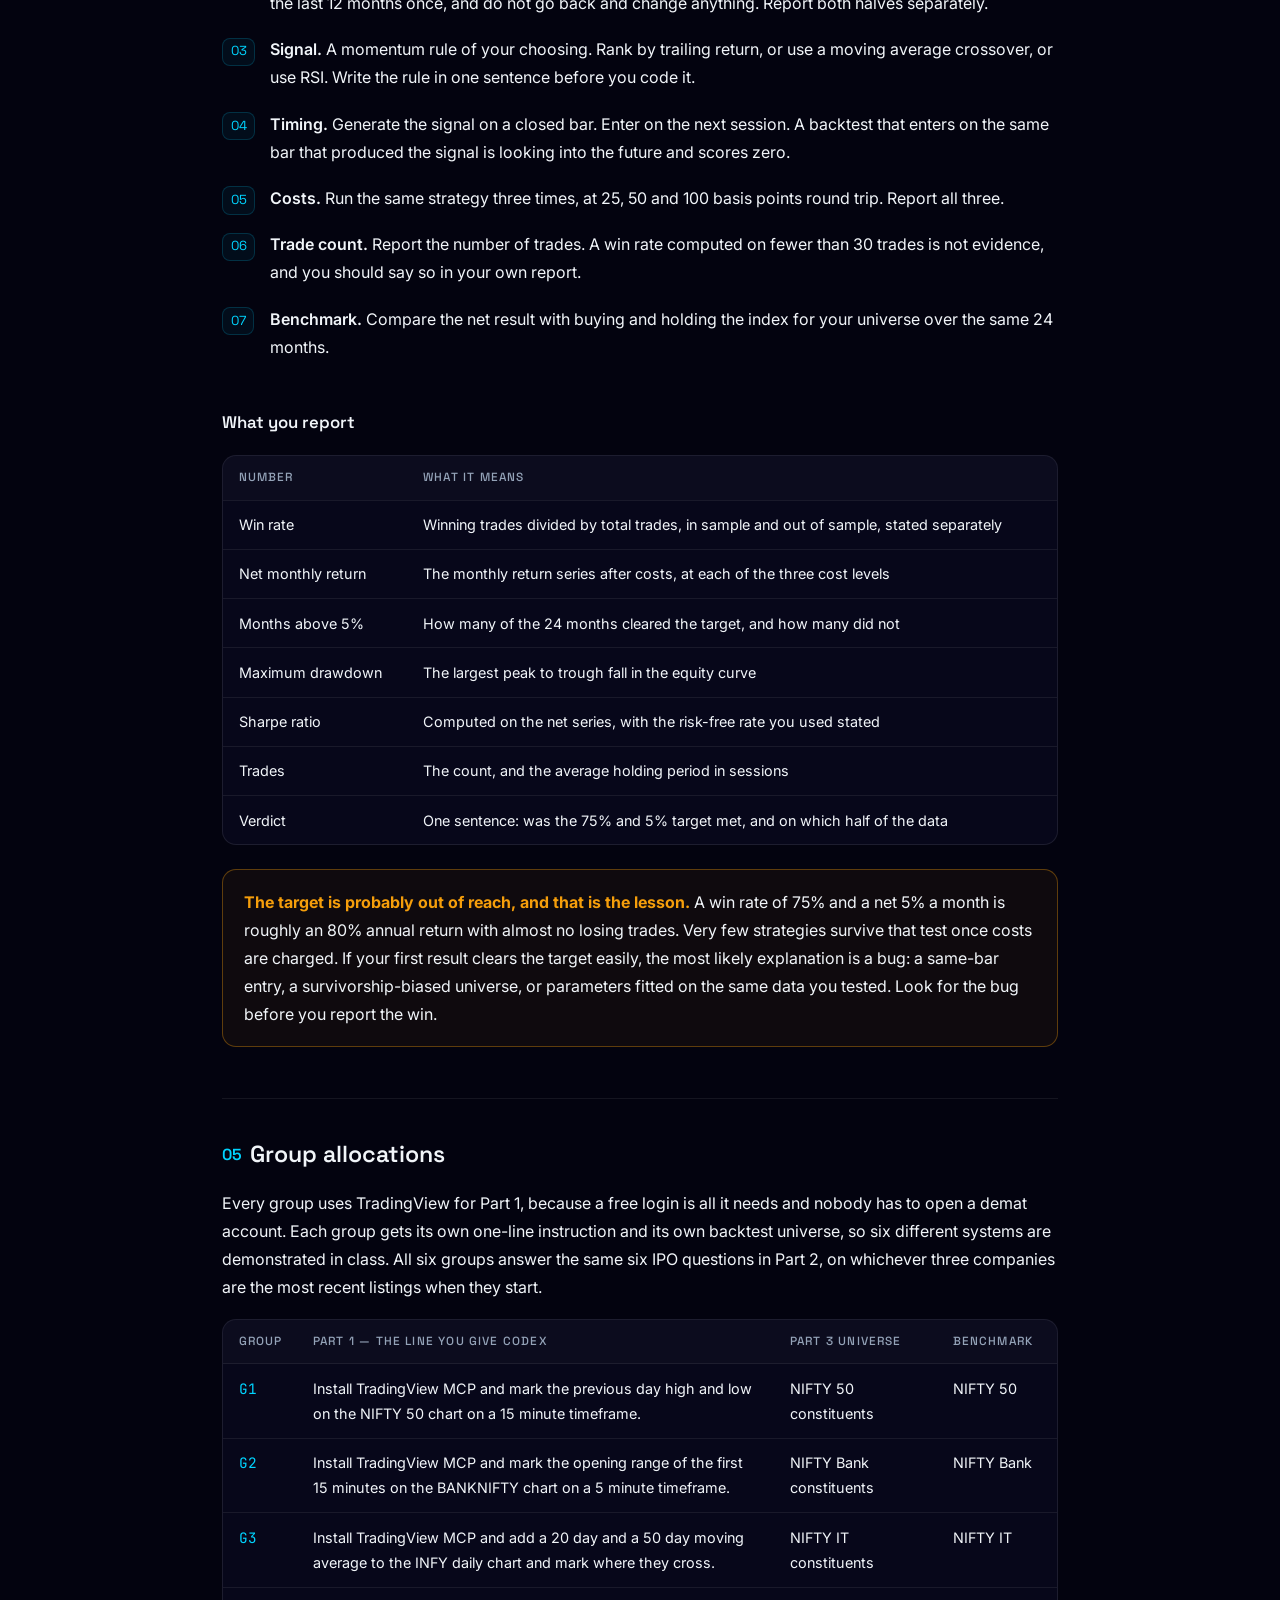
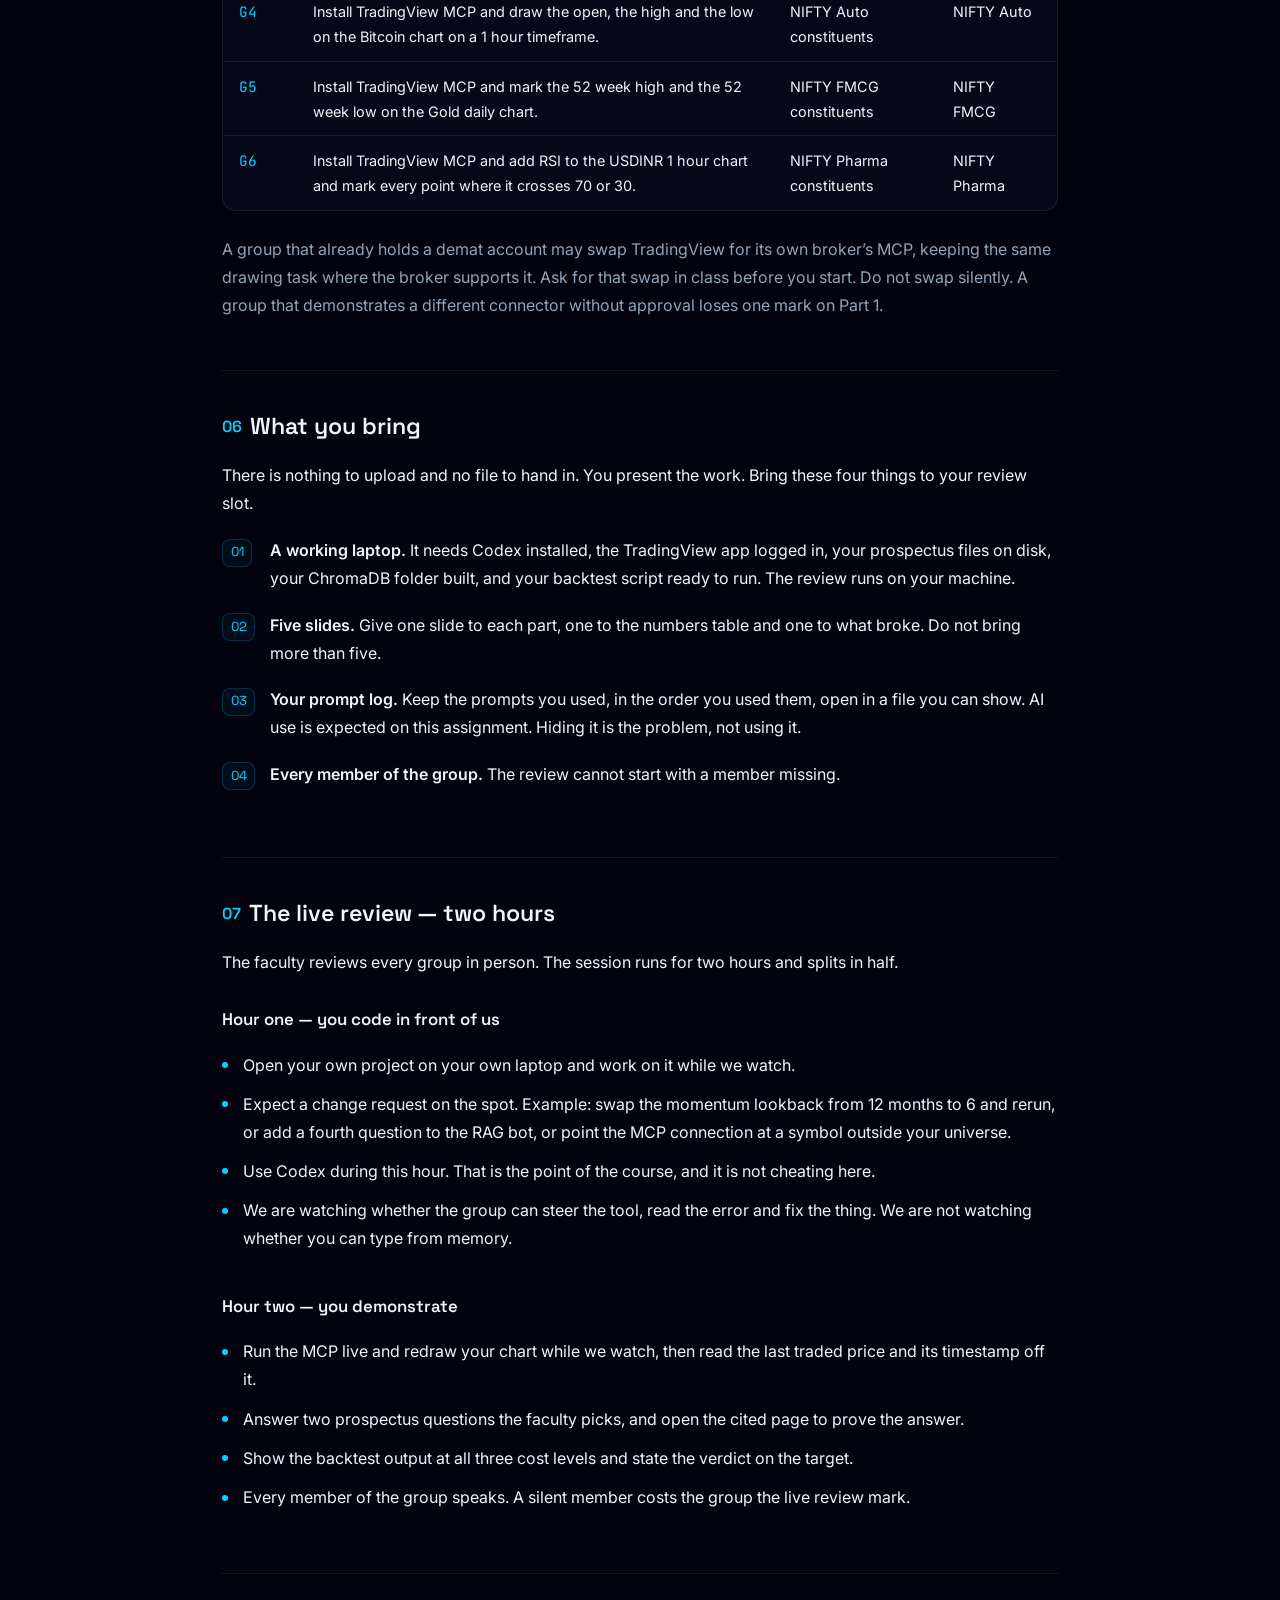
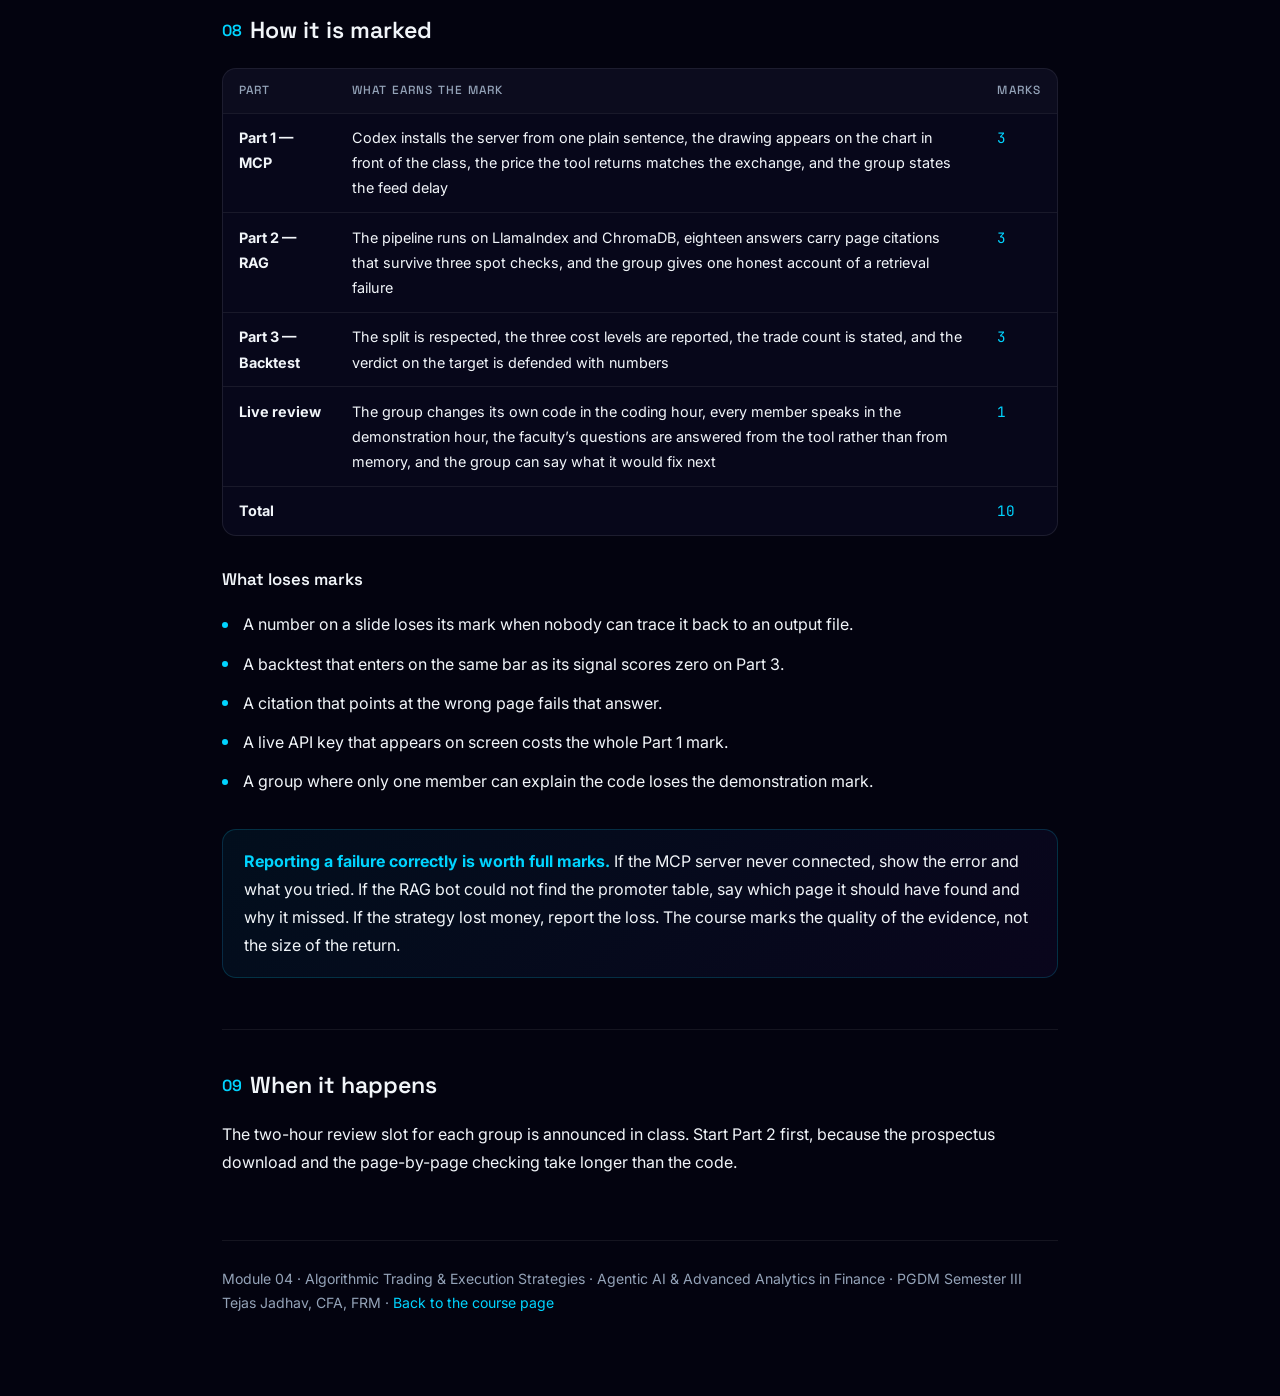
<file: labs/module-04-assignment.html>
<!doctype html>
<html lang="en">
<head>
<meta name="robots" content="noindex, nofollow, noarchive, nosnippet, noimageindex" />
<meta charset="utf-8">
<meta name="viewport" content="width=device-width, initial-scale=1">
<title>Module 4 Group Assignment — Connect, Retrieve, Backtest</title>
<meta name="description" content="Module 4 graded group assignment, 10 marks: connect an MCP server to TradingView or a broker, build a RAG bot over the three latest IPO prospectuses, and backtest a momentum strategy against a 75% win rate and 5% net return target.">
<link rel="preconnect" href="https://fonts.googleapis.com">
<link rel="preconnect" href="https://fonts.gstatic.com" crossorigin>
<link href="https://fonts.googleapis.com/css2?family=Space+Grotesk:wght@400;500;600;700&family=Inter:wght@300;400;500;600&family=JetBrains+Mono:wght@400;500&display=swap" rel="stylesheet">
<style>
:root{--bg:#03030f;--bg2:#07071a;--c1:#00d4ff;--c2:#7c3aed;--c3:#f59e0b;--c4:#ef4444;--txt:#f1f5f9;--txt2:#94a3b8;--b1:rgba(0,212,255,.18)}
*{box-sizing:border-box;margin:0;padding:0}
body{background:var(--bg);color:var(--txt);font-family:'Inter',sans-serif;font-size:1rem;line-height:1.75;-webkit-font-smoothing:antialiased}
.wrap{max-width:880px;margin:0 auto;padding:4rem 1.4rem 5rem}
.eyebrow{font-family:'Space Grotesk',sans-serif;font-size:.78rem;letter-spacing:.16em;text-transform:uppercase;color:var(--c1);margin-bottom:1rem}
h1{font-family:'Space Grotesk',sans-serif;font-size:clamp(1.9rem,5vw,2.9rem);font-weight:700;line-height:1.15;margin-bottom:1rem}
.lede{color:var(--txt2);font-size:1.05rem;max-width:700px;margin-bottom:.6rem}
.pipe{display:inline-block;font-family:'JetBrains Mono',monospace;font-size:.85rem;color:var(--c1);background:rgba(0,212,255,.06);border:1px solid var(--b1);border-radius:10px;padding:.6rem 1rem;margin:1.4rem 0 0}
h2{font-family:'Space Grotesk',sans-serif;font-size:1.45rem;font-weight:600;margin:3.2rem 0 .9rem;padding-top:2.2rem;border-top:1px solid rgba(255,255,255,.07)}
h2 .n{color:var(--c1);font-size:1rem;vertical-align:.12em;margin-right:.5rem}
h3{font-family:'Space Grotesk',sans-serif;font-size:1.05rem;font-weight:600;margin:1.8rem 0 .6rem;color:var(--txt)}
p{margin-bottom:1rem;color:var(--txt)}
p.dim{color:var(--txt2)}
ol.comp{list-style:none;counter-reset:c;margin:1.2rem 0}
ol.comp li{counter-increment:c;position:relative;padding:0 0 1.15rem 3rem}
ol.comp li::before{content:counter(c,decimal-leading-zero);position:absolute;left:0;top:.15rem;font-family:'Space Grotesk',sans-serif;font-size:.82rem;color:var(--c1);border:1px solid var(--b1);border-radius:8px;padding:.1rem .45rem;background:rgba(0,212,255,.05)}
ol.comp b,ul.plain b{color:var(--txt);font-weight:600}
ul.plain{list-style:none;margin:1rem 0}
ul.plain li{position:relative;padding:0 0 .7rem 1.3rem;color:var(--txt)}
ul.plain li::before{content:"";position:absolute;left:0;top:.72rem;width:6px;height:6px;border-radius:50%;background:var(--c1)}
pre{background:var(--bg2);border:1px solid rgba(255,255,255,.09);border-radius:14px;padding:1.1rem 1.25rem;overflow-x:auto;margin:1.1rem 0 1.5rem;font-family:'JetBrains Mono',monospace;font-size:.83rem;line-height:1.6;color:#c9d6e3;white-space:pre-wrap}
.cmd{border-left:3px solid var(--c1)}
code{font-family:'JetBrains Mono',monospace;font-size:.84em;color:var(--c1);background:rgba(0,212,255,.07);border:1px solid var(--b1);border-radius:6px;padding:.08em .38em}
.tablewrap{overflow-x:auto;margin:1.1rem 0 1.5rem;border:1px solid rgba(255,255,255,.09);border-radius:14px;background:var(--bg2)}
table{border-collapse:collapse;width:100%;font-size:.9rem}
th,td{text-align:left;padding:.72rem .95rem;border-bottom:1px solid rgba(255,255,255,.07);vertical-align:top}
th{font-family:'Space Grotesk',sans-serif;font-size:.74rem;letter-spacing:.1em;text-transform:uppercase;color:var(--txt2);font-weight:500;background:rgba(255,255,255,.02)}
tbody tr:last-child td{border-bottom:none}
td.mk{font-family:'JetBrains Mono',monospace;color:var(--c1);white-space:nowrap}
.label{font-family:'Space Grotesk',sans-serif;font-size:.74rem;letter-spacing:.12em;text-transform:uppercase;color:var(--txt2);margin:1.6rem 0 .6rem}
.note{background:linear-gradient(135deg,rgba(0,212,255,.06),rgba(124,58,237,.06));border:1px solid var(--b1);border-radius:14px;padding:1.1rem 1.3rem;margin:1.4rem 0}
.note b{color:var(--c1)}
.free{border-color:rgba(245,158,11,.35);background:rgba(245,158,11,.05)}
.free b{color:var(--c3)}
.warn{border-color:rgba(239,68,68,.35);background:rgba(239,68,68,.05)}
.warn b{color:var(--c4)}
.marks{display:inline-block;font-family:'Space Grotesk',sans-serif;font-size:.74rem;letter-spacing:.1em;text-transform:uppercase;color:var(--c3);border:1px solid rgba(245,158,11,.35);background:rgba(245,158,11,.06);border-radius:8px;padding:.15rem .55rem;margin-left:.6rem;vertical-align:.18em}
a{color:var(--c1);text-decoration:none}
a:hover{text-decoration:underline}
footer{margin-top:4rem;padding-top:1.6rem;border-top:1px solid rgba(255,255,255,.07);color:var(--txt2);font-size:.88rem}
</style>
</head>
<body>
<div class="wrap">

<div class="eyebrow">Module 04 &middot; Graded Group Assignment &middot; Agentic AI &amp; Advanced Analytics in Finance</div>
<h1>Connect, Retrieve, Backtest</h1>
<p class="lede">The class is split into six groups. Every group does all three parts. The assignment carries 10 marks and is graded in a two-hour live review, not on the slides.</p>
<div class="pipe">Part 1 MCP &rarr; Part 2 RAG &rarr; Part 3 Backtest &rarr; one hour coding live &rarr; one hour demonstrating</div>

<div class="note"><b>Read this first.</b> You are not asked to produce a profitable strategy. You are asked to produce a result you can defend. A group that reports "we did not hit the target, and here is the evidence" scores full marks on Part 3. A group that reports a hit it cannot reproduce scores zero on Part 3.</div>

<h2><span class="n">01</span>How the assignment is organised</h2>
<ul class="plain">
<li><b>Six groups.</b> Group sizes are announced in class. Each group works on all three parts.</li>
<li><b>Ten marks in total.</b> Part 1 carries 3, Part 2 carries 3, Part 3 carries 3, and the demonstration carries 1.</li>
<li><b>We use Codex.</b> Codex is the client for every part of this assignment. Claude Code is accepted as an alternative, and section 02 gives the route for both.</li>
<li><b>The review is live.</b> You get one hour to code in front of the faculty and one hour to demonstrate. Section 07 explains what each hour is for.</li>
<li><b>Everything must be free.</b> No group is expected to pay for a data feed, an API plan or an AI subscription. Every route below has a free tier.</li>
<li><b>Nothing goes live.</b> Use a paper account, a sandbox key or a read-only connection. No group places a real order. Any group that trades real money on this assignment scores zero on Part 1.</li>
<li><b>Each group gets its own instrument set.</b> The table in section 05 gives every group its own chart instruction and its own backtest universe, so six different systems are demonstrated in class.</li>
</ul>

<h2><span class="n">02</span>Part 1 — Install an MCP and drive a chart<span class="marks">3 marks</span></h2>
<p>Module 3 taught what MCP is. This part asks you to run one. You will not write a configuration file. You will find the MCP, tell Codex to install it in one plain English line, and then ask it to do something on a chart.</p>

<h3>The method, in three steps</h3>
<ol class="comp">
<li><b>Search for it.</b> Type what you want into Google, followed by the word MCP. Example: <code>TradingView MCP</code>. Read the top result and confirm that the server exists and is free.</li>
<li><b>Set up the thing it drives.</b> An MCP that drives TradingView needs TradingView on the machine. Download the TradingView desktop app and complete the free sign-up. Log in and leave a chart open. Do this before you talk to Codex, because the server has nothing to connect to otherwise.</li>
<li><b>Tell Codex in one line.</b> Open Codex and type the instruction as a sentence. Codex installs the server and does the work.</li>
</ol>

<div class="label">The line we typed in class</div>
<pre class="cmd">Install TradingView MCP and draw open high low on the Bitcoin chart for intraday.</pre>
<p>That is the whole instruction. There is no config file in it, no path and no command. Codex finds the server, installs it, connects to the app that is already running, and draws on the chart. Watch what it asks you before it acts, and approve each step.</p>

<h3>What your group does</h3>
<ol class="comp">
<li><b>Run the search</b> and write down the server you picked, where it came from and who publishes it.</li>
<li><b>Install the app and log in</b> on a free account. Record which version you installed.</li>
<li><b>Give Codex your group&rsquo;s one-line instruction</b> from the table in section 05. Type it as a sentence, not as a command.</li>
<li><b>Let it draw.</b> The chart must change on screen. A text answer about what the levels are does not count.</li>
<li><b>Ask one question the tool must answer, not the model.</b> Example: "What is the last traded price on this chart and what is the timestamp on it?" Then check that price against the exchange or the exchange website yourself.</li>
<li><b>Write down the delay.</b> State whether your feed is real time or delayed, and by how many minutes. A free account is usually delayed. Saying so is part of the mark.</li>
</ol>

<h3>What you show in the review</h3>
<ul class="plain">
<li>Say which search you ran and which server you chose.</li>
<li>Read out the exact sentence you gave Codex.</li>
<li>Open Codex on screen with the server installed and its tools listed.</li>
<li>Show the chart with your drawing on it, live.</li>
<li>Tell us in six lines what the server is, what it drew, what the delay is, and the one thing that broke on the way.</li>
</ul>

<div class="note warn"><b>Never paste a live API key into a chat window or a slide.</b> TradingView needs only a free login, so most groups will not touch a key at all. Any group that takes the broker route keeps its keys in a local file and in an environment variable. Close the file before you share your screen. A key that appears on screen loses the Part 1 mark, and you must rotate that key the same day.</div>

<h2><span class="n">03</span>Part 2 — RAG over the three latest IPO prospectuses<span class="marks">3 marks</span></h2>
<p>Module 2 built a question and answer bot over the Shiprocket DRHP. This part repeats that work on three documents at once, and on documents nobody has read for you.</p>

<h3>The stack is fixed</h3>
<p>Every group builds the same pipeline, so the six results are comparable and the marker can read any group&rsquo;s code.</p>
<ul class="plain">
<li><b>LlamaIndex</b> loads the prospectus, splits it into chunks and creates the embeddings.</li>
<li><b>ChromaDB</b> stores the vectors.</li>
<li><b>The LlamaIndex retriever</b> fetches the chunks that answer each question.</li>
<li><b>Codex</b> writes the code. Tell it the stack in your first sentence, the same way you told it the MCP.</li>
</ul>
<p class="dim">Do not substitute another framework or another database. A group that ships LangChain or FAISS instead loses one mark on Part 2, however well it works.</p>

<h3>Pick the documents</h3>
<ul class="plain">
<li>Take the <b>three most recent mainboard IPOs</b> listed on the NSE or the BSE as of the day your group starts.</li>
<li>Write down each company name, the listing date and the exchange. Those three dates fix your document set for the rest of the assignment.</li>
<li>Download the <b>RHP or the DRHP</b> for each company from the SEBI website or the exchange filing page. Note the file name, the number of pages and the date on the cover.</li>
<li>Do not use a news summary or a broker note in place of the prospectus. The prospectus is the source.</li>
</ul>

<h3>Answer these six questions for each company</h3>
<ol class="comp">
<li><b>Issue size.</b> How large is the issue, and how does it split between the fresh issue and the offer for sale?</li>
<li><b>Objects of the issue.</b> What does the company say it will do with the fresh issue money?</li>
<li><b>Financials.</b> Revenue from operations and profit after tax for each of the last three financial years.</li>
<li><b>Risk factors.</b> Three risks that are specific to this company. A risk that would apply to any listed company does not count.</li>
<li><b>Promoter holding.</b> The promoter shareholding before the issue and after the issue.</li>
<li><b>Peers.</b> The peer group the company itself names, and how the price band compares with the peer median on the multiple the prospectus uses.</li>
</ol>

<div class="note"><b>Every answer carries a page number.</b> Six questions across three companies come to eighteen answers, so the table carries eighteen citations. The marker will open your prospectus at three of those pages at random. If the number is not on the page you cited, that answer is wrong even if the number is right.</div>

<h3>What you show in the review</h3>
<ul class="plain">
<li>Name the three companies, their listing dates and the prospectus files you used.</li>
<li>Show your LlamaIndex settings on screen: chunk size, chunk overlap, the embedding model, and how many chunks the retriever returns per question.</li>
<li>Show the ChromaDB collection and how many vectors it holds.</li>
<li>Put the table of 18 answers with page citations on a slide.</li>
<li>Tell us one question your bot got wrong, the wrong answer it gave, and why the retrieval missed.</li>
</ul>

<h2><span class="n">04</span>Part 3 — Backtest against a hard target<span class="marks">3 marks</span></h2>
<p>Build a momentum strategy on your assigned universe and test it against a target of a <b>75% win rate</b> and a <b>5% net monthly return</b>. Net means after costs. The target is deliberately hard. Your job is to measure the distance to it and to report that distance honestly.</p>

<h3>The rules of the test</h3>
<ol class="comp">
<li><b>Window.</b> Use the last 24 completed months of daily data, ending on the last completed session before you start.</li>
<li><b>Split the window.</b> Use the first 12 months to choose your parameters. Freeze those parameters. Then run the last 12 months once, and do not go back and change anything. Report both halves separately.</li>
<li><b>Signal.</b> A momentum rule of your choosing. Rank by trailing return, or use a moving average crossover, or use RSI. Write the rule in one sentence before you code it.</li>
<li><b>Timing.</b> Generate the signal on a closed bar. Enter on the next session. A backtest that enters on the same bar that produced the signal is looking into the future and scores zero.</li>
<li><b>Costs.</b> Run the same strategy three times, at 25, 50 and 100 basis points round trip. Report all three.</li>
<li><b>Trade count.</b> Report the number of trades. A win rate computed on fewer than 30 trades is not evidence, and you should say so in your own report.</li>
<li><b>Benchmark.</b> Compare the net result with buying and holding the index for your universe over the same 24 months.</li>
</ol>

<h3>What you report</h3>
<div class="tablewrap"><table>
<thead><tr><th>Number</th><th>What it means</th></tr></thead>
<tbody>
<tr><td>Win rate</td><td>Winning trades divided by total trades, in sample and out of sample, stated separately</td></tr>
<tr><td>Net monthly return</td><td>The monthly return series after costs, at each of the three cost levels</td></tr>
<tr><td>Months above 5%</td><td>How many of the 24 months cleared the target, and how many did not</td></tr>
<tr><td>Maximum drawdown</td><td>The largest peak to trough fall in the equity curve</td></tr>
<tr><td>Sharpe ratio</td><td>Computed on the net series, with the risk-free rate you used stated</td></tr>
<tr><td>Trades</td><td>The count, and the average holding period in sessions</td></tr>
<tr><td>Verdict</td><td>One sentence: was the 75% and 5% target met, and on which half of the data</td></tr>
</tbody>
</table></div>

<div class="note free"><b>The target is probably out of reach, and that is the lesson.</b> A win rate of 75% and a net 5% a month is roughly an 80% annual return with almost no losing trades. Very few strategies survive that test once costs are charged. If your first result clears the target easily, the most likely explanation is a bug: a same-bar entry, a survivorship-biased universe, or parameters fitted on the same data you tested. Look for the bug before you report the win.</div>

<h2><span class="n">05</span>Group allocations</h2>
<p>Every group uses TradingView for Part 1, because a free login is all it needs and nobody has to open a demat account. Each group gets its own one-line instruction and its own backtest universe, so six different systems are demonstrated in class. All six groups answer the same six IPO questions in Part 2, on whichever three companies are the most recent listings when they start.</p>

<div class="tablewrap"><table>
<thead><tr><th>Group</th><th>Part 1 — the line you give Codex</th><th>Part 3 universe</th><th>Benchmark</th></tr></thead>
<tbody>
<tr><td class="mk">G1</td><td>Install TradingView MCP and mark the previous day high and low on the NIFTY 50 chart on a 15 minute timeframe.</td><td>NIFTY 50 constituents</td><td>NIFTY 50</td></tr>
<tr><td class="mk">G2</td><td>Install TradingView MCP and mark the opening range of the first 15 minutes on the BANKNIFTY chart on a 5 minute timeframe.</td><td>NIFTY Bank constituents</td><td>NIFTY Bank</td></tr>
<tr><td class="mk">G3</td><td>Install TradingView MCP and add a 20 day and a 50 day moving average to the INFY daily chart and mark where they cross.</td><td>NIFTY IT constituents</td><td>NIFTY IT</td></tr>
<tr><td class="mk">G4</td><td>Install TradingView MCP and draw the open, the high and the low on the Bitcoin chart on a 1 hour timeframe.</td><td>NIFTY Auto constituents</td><td>NIFTY Auto</td></tr>
<tr><td class="mk">G5</td><td>Install TradingView MCP and mark the 52 week high and the 52 week low on the Gold daily chart.</td><td>NIFTY FMCG constituents</td><td>NIFTY FMCG</td></tr>
<tr><td class="mk">G6</td><td>Install TradingView MCP and add RSI to the USDINR 1 hour chart and mark every point where it crosses 70 or 30.</td><td>NIFTY Pharma constituents</td><td>NIFTY Pharma</td></tr>
</tbody>
</table></div>

<p class="dim">A group that already holds a demat account may swap TradingView for its own broker&rsquo;s MCP, keeping the same drawing task where the broker supports it. Ask for that swap in class before you start. Do not swap silently. A group that demonstrates a different connector without approval loses one mark on Part 1.</p>

<h2><span class="n">06</span>What you bring</h2>
<p>There is nothing to upload and no file to hand in. You present the work. Bring these four things to your review slot.</p>
<ol class="comp">
<li><b>A working laptop.</b> It needs Codex installed, the TradingView app logged in, your prospectus files on disk, your ChromaDB folder built, and your backtest script ready to run. The review runs on your machine.</li>
<li><b>Five slides.</b> Give one slide to each part, one to the numbers table and one to what broke. Do not bring more than five.</li>
<li><b>Your prompt log.</b> Keep the prompts you used, in the order you used them, open in a file you can show. AI use is expected on this assignment. Hiding it is the problem, not using it.</li>
<li><b>Every member of the group.</b> The review cannot start with a member missing.</li>
</ol>

<h2><span class="n">07</span>The live review — two hours</h2>
<p>The faculty reviews every group in person. The session runs for two hours and splits in half.</p>

<h3>Hour one — you code in front of us</h3>
<ul class="plain">
<li>Open your own project on your own laptop and work on it while we watch.</li>
<li>Expect a change request on the spot. Example: swap the momentum lookback from 12 months to 6 and rerun, or add a fourth question to the RAG bot, or point the MCP connection at a symbol outside your universe.</li>
<li>Use Codex during this hour. That is the point of the course, and it is not cheating here.</li>
<li>We are watching whether the group can steer the tool, read the error and fix the thing. We are not watching whether you can type from memory.</li>
</ul>

<h3>Hour two — you demonstrate</h3>
<ul class="plain">
<li>Run the MCP live and redraw your chart while we watch, then read the last traded price and its timestamp off it.</li>
<li>Answer two prospectus questions the faculty picks, and open the cited page to prove the answer.</li>
<li>Show the backtest output at all three cost levels and state the verdict on the target.</li>
<li>Every member of the group speaks. A silent member costs the group the live review mark.</li>
</ul>

<h2><span class="n">08</span>How it is marked</h2>
<div class="tablewrap"><table>
<thead><tr><th>Part</th><th>What earns the mark</th><th>Marks</th></tr></thead>
<tbody>
<tr><td><b>Part 1 — MCP</b></td><td>Codex installs the server from one plain sentence, the drawing appears on the chart in front of the class, the price the tool returns matches the exchange, and the group states the feed delay</td><td class="mk">3</td></tr>
<tr><td><b>Part 2 — RAG</b></td><td>The pipeline runs on LlamaIndex and ChromaDB, eighteen answers carry page citations that survive three spot checks, and the group gives one honest account of a retrieval failure</td><td class="mk">3</td></tr>
<tr><td><b>Part 3 — Backtest</b></td><td>The split is respected, the three cost levels are reported, the trade count is stated, and the verdict on the target is defended with numbers</td><td class="mk">3</td></tr>
<tr><td><b>Live review</b></td><td>The group changes its own code in the coding hour, every member speaks in the demonstration hour, the faculty’s questions are answered from the tool rather than from memory, and the group can say what it would fix next</td><td class="mk">1</td></tr>
<tr><td colspan="2"><b>Total</b></td><td class="mk">10</td></tr>
</tbody>
</table></div>

<h3>What loses marks</h3>
<ul class="plain">
<li>A number on a slide loses its mark when nobody can trace it back to an output file.</li>
<li>A backtest that enters on the same bar as its signal scores zero on Part 3.</li>
<li>A citation that points at the wrong page fails that answer.</li>
<li>A live API key that appears on screen costs the whole Part 1 mark.</li>
<li>A group where only one member can explain the code loses the demonstration mark.</li>
</ul>

<div class="note"><b>Reporting a failure correctly is worth full marks.</b> If the MCP server never connected, show the error and what you tried. If the RAG bot could not find the promoter table, say which page it should have found and why it missed. If the strategy lost money, report the loss. The course marks the quality of the evidence, not the size of the return.</div>

<h2><span class="n">09</span>When it happens</h2>
<p>The two-hour review slot for each group is announced in class. Start Part 2 first, because the prospectus download and the page-by-page checking take longer than the code.</p>

<footer>
Module 04 &middot; Algorithmic Trading &amp; Execution Strategies &middot; Agentic AI &amp; Advanced Analytics in Finance &middot; PGDM Semester III<br>
Tejas Jadhav, CFA, FRM &middot; <a href="../index.html">Back to the course page</a>
</footer>

</div>
</body>
</html>
</file>
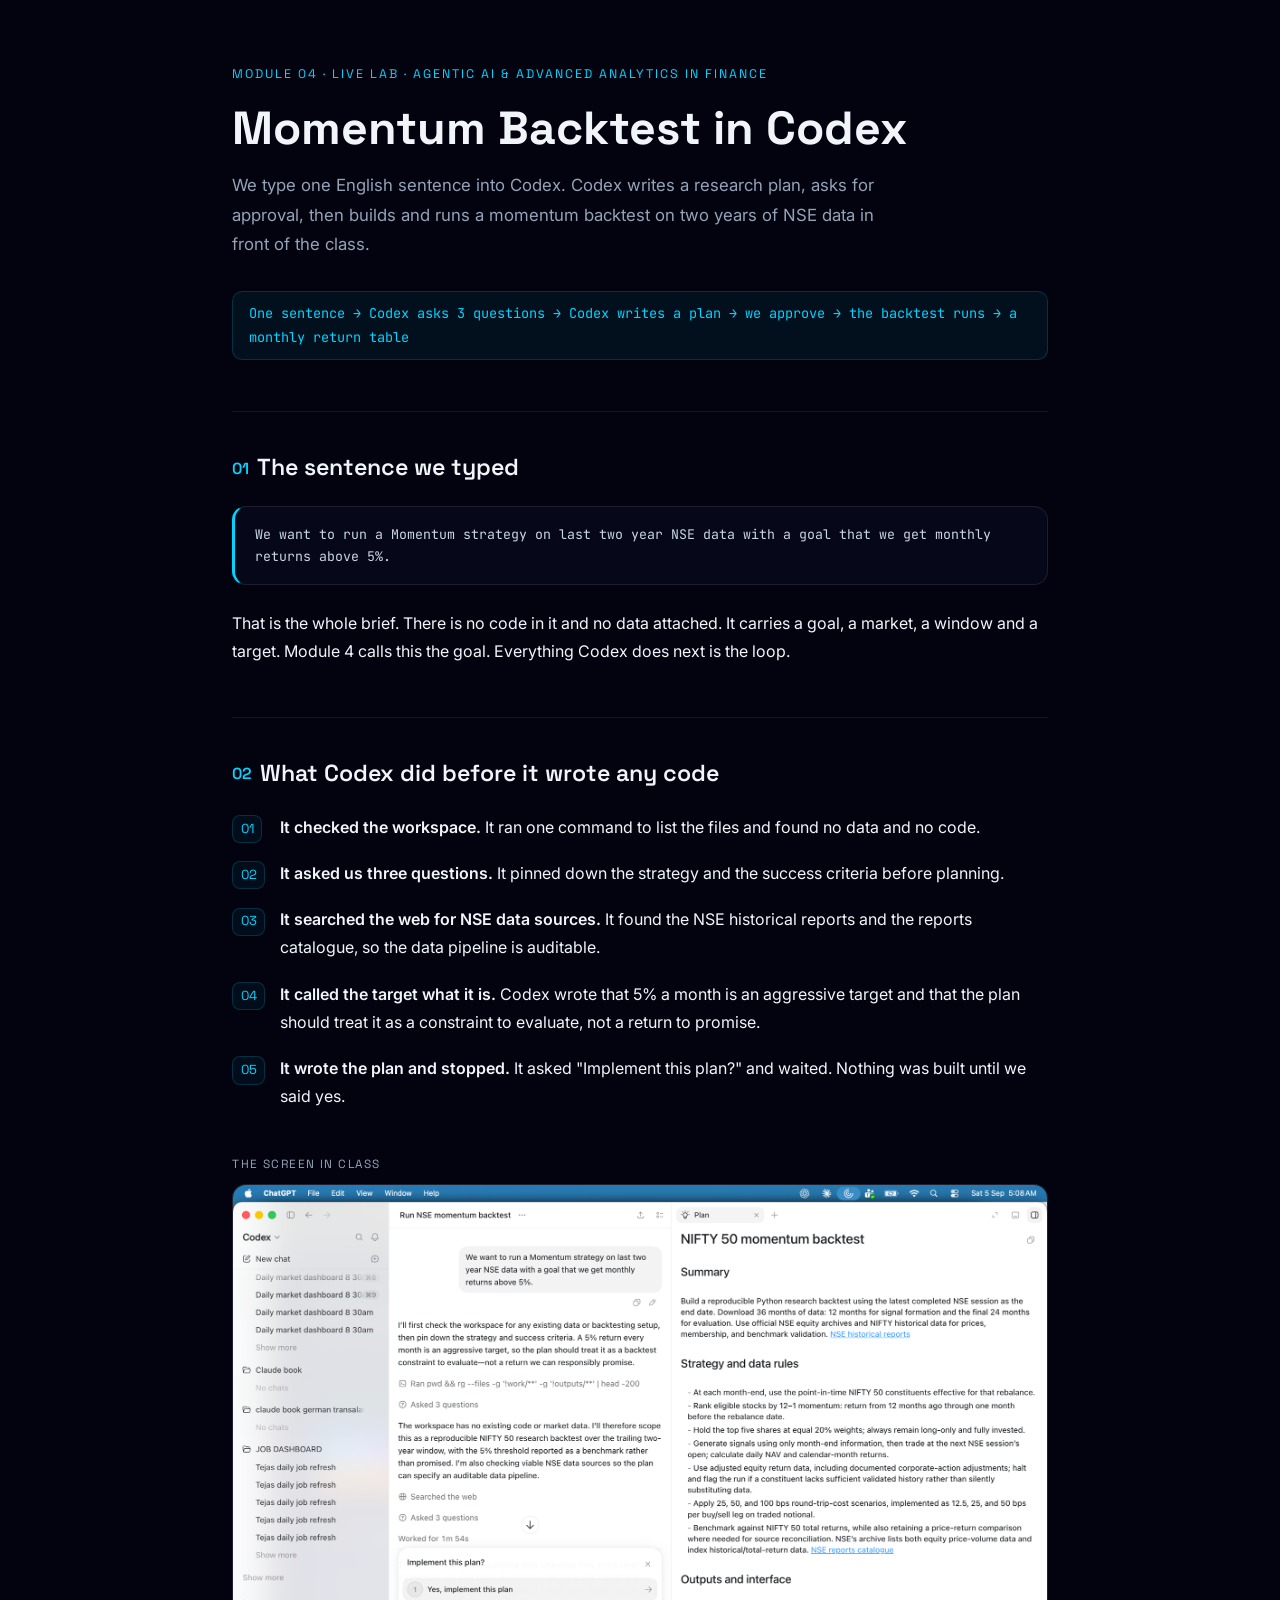
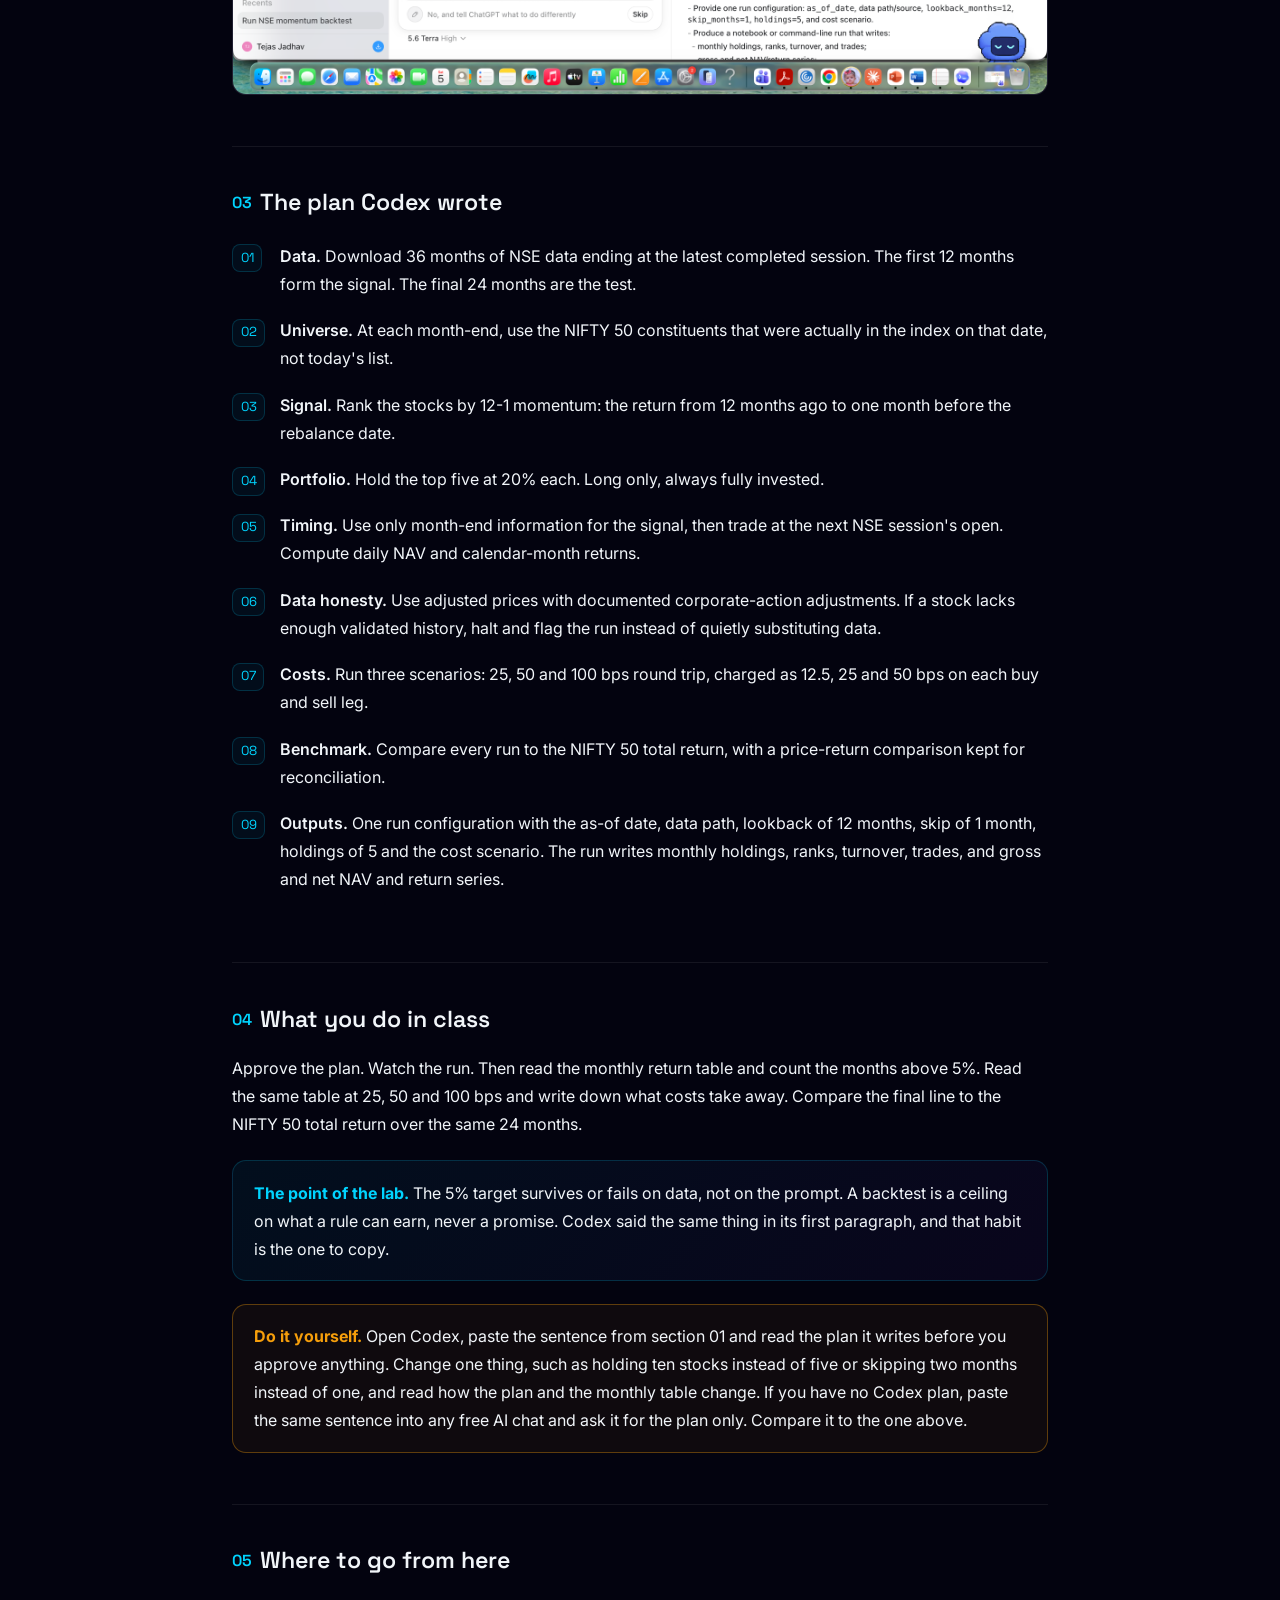
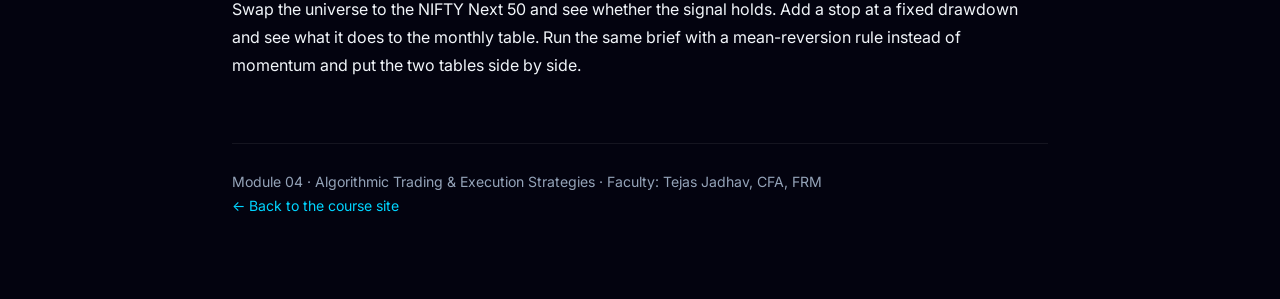
<file: labs/module-04-codex-momentum.html>
<!doctype html>
<html lang="en">
<head>
<meta name="robots" content="noindex, nofollow, noarchive, nosnippet, noimageindex" />
<meta charset="utf-8">
<meta name="viewport" content="width=device-width, initial-scale=1">
<title>Momentum Backtest in Codex</title>
<meta name="description" content="Module 4 live lab: one English sentence into Codex becomes a NIFTY 50 momentum backtest with a plan, cost scenarios and a monthly return table.">
<link rel="preconnect" href="https://fonts.googleapis.com">
<link rel="preconnect" href="https://fonts.gstatic.com" crossorigin>
<link href="https://fonts.googleapis.com/css2?family=Space+Grotesk:wght@400;500;600;700&family=Inter:wght@300;400;500;600&family=JetBrains+Mono:wght@400;500&display=swap" rel="stylesheet">
<style>
:root{--bg:#03030f;--bg2:#07071a;--c1:#00d4ff;--c2:#7c3aed;--c3:#f59e0b;--txt:#f1f5f9;--txt2:#94a3b8;--b1:rgba(0,212,255,.18)}
*{box-sizing:border-box;margin:0;padding:0}
body{background:var(--bg);color:var(--txt);font-family:'Inter',sans-serif;font-size:1rem;line-height:1.75;-webkit-font-smoothing:antialiased}
.wrap{max-width:860px;margin:0 auto;padding:4rem 1.4rem 5rem}
.eyebrow{font-family:'Space Grotesk',sans-serif;font-size:.78rem;letter-spacing:.16em;text-transform:uppercase;color:var(--c1);margin-bottom:1rem}
h1{font-family:'Space Grotesk',sans-serif;font-size:clamp(1.9rem,5vw,2.9rem);font-weight:700;line-height:1.15;margin-bottom:1rem}
.lede{color:var(--txt2);font-size:1.05rem;max-width:680px;margin-bottom:.6rem}
.pipe{display:inline-block;font-family:'JetBrains Mono',monospace;font-size:.85rem;color:var(--c1);background:rgba(0,212,255,.06);border:1px solid var(--b1);border-radius:10px;padding:.6rem 1rem;margin:1.4rem 0 0}
h2{font-family:'Space Grotesk',sans-serif;font-size:1.45rem;font-weight:600;margin:3.2rem 0 .9rem;padding-top:2.2rem;border-top:1px solid rgba(255,255,255,.07)}
h2 .n{color:var(--c1);font-size:1rem;vertical-align:.12em;margin-right:.5rem}
p{margin-bottom:1rem;color:var(--txt)}
p.dim{color:var(--txt2)}
ol.comp{list-style:none;counter-reset:c;margin:1.2rem 0}
ol.comp li{counter-increment:c;position:relative;padding:0 0 1.15rem 3rem}
ol.comp li::before{content:counter(c,decimal-leading-zero);position:absolute;left:0;top:.15rem;font-family:'Space Grotesk',sans-serif;font-size:.82rem;color:var(--c1);border:1px solid var(--b1);border-radius:8px;padding:.1rem .45rem;background:rgba(0,212,255,.05)}
ol.comp b{color:var(--txt);font-weight:600}
pre{background:var(--bg2);border:1px solid rgba(255,255,255,.09);border-radius:14px;padding:1.1rem 1.25rem;overflow-x:auto;margin:1.1rem 0 1.5rem;font-family:'JetBrains Mono',monospace;font-size:.83rem;line-height:1.6;color:#c9d6e3;white-space:pre-wrap}
.cmd{border-left:3px solid var(--c1)}
.label{font-family:'Space Grotesk',sans-serif;font-size:.74rem;letter-spacing:.12em;text-transform:uppercase;color:var(--txt2);margin:1.6rem 0 .6rem}
.shot{border:1px solid rgba(255,255,255,.1);border-radius:14px;overflow:hidden;margin:.4rem 0 1.4rem;background:var(--bg2)}
.shot img{display:block;width:100%;height:auto}
.note{background:linear-gradient(135deg,rgba(0,212,255,.06),rgba(124,58,237,.06));border:1px solid var(--b1);border-radius:14px;padding:1.1rem 1.3rem;margin:1.4rem 0}
.note b{color:var(--c1)}
.free{border-color:rgba(245,158,11,.35);background:rgba(245,158,11,.05)}
.free b{color:var(--c3)}
a{color:var(--c1);text-decoration:none}
a:hover{text-decoration:underline}
footer{margin-top:4rem;padding-top:1.6rem;border-top:1px solid rgba(255,255,255,.07);color:var(--txt2);font-size:.88rem}
</style>
</head>
<body>
<div class="wrap">

<div class="eyebrow">Module 04 · Live Lab · Agentic AI &amp; Advanced Analytics in Finance</div>
<h1>Momentum Backtest in Codex</h1>
<p class="lede">We type one English sentence into Codex. Codex writes a research plan, asks for approval, then builds and runs a momentum backtest on two years of NSE data in front of the class.</p>
<div class="pipe">One sentence &rarr; Codex asks 3 questions &rarr; Codex writes a plan &rarr; we approve &rarr; the backtest runs &rarr; a monthly return table</div>

<h2><span class="n">01</span>The sentence we typed</h2>
<pre class="cmd">We want to run a Momentum strategy on last two year NSE data with a goal that we get monthly returns above 5%.</pre>
<p>That is the whole brief. There is no code in it and no data attached. It carries a goal, a market, a window and a target. Module 4 calls this the goal. Everything Codex does next is the loop.</p>

<h2><span class="n">02</span>What Codex did before it wrote any code</h2>
<ol class="comp">
<li><b>It checked the workspace.</b> It ran one command to list the files and found no data and no code.</li>
<li><b>It asked us three questions.</b> It pinned down the strategy and the success criteria before planning.</li>
<li><b>It searched the web for NSE data sources.</b> It found the NSE historical reports and the reports catalogue, so the data pipeline is auditable.</li>
<li><b>It called the target what it is.</b> Codex wrote that 5% a month is an aggressive target and that the plan should treat it as a constraint to evaluate, not a return to promise.</li>
<li><b>It wrote the plan and stopped.</b> It asked "Implement this plan?" and waited. Nothing was built until we said yes.</li>
</ol>

<div class="label">The screen in class</div>
<div class="shot"><img src="module-04-codex-plan.png" alt="Codex chat on the left with the one-sentence brief and its working notes, and the NIFTY 50 momentum backtest plan on the right with summary, strategy and data rules, and outputs"></div>

<h2><span class="n">03</span>The plan Codex wrote</h2>
<ol class="comp">
<li><b>Data.</b> Download 36 months of NSE data ending at the latest completed session. The first 12 months form the signal. The final 24 months are the test.</li>
<li><b>Universe.</b> At each month-end, use the NIFTY 50 constituents that were actually in the index on that date, not today's list.</li>
<li><b>Signal.</b> Rank the stocks by 12-1 momentum: the return from 12 months ago to one month before the rebalance date.</li>
<li><b>Portfolio.</b> Hold the top five at 20% each. Long only, always fully invested.</li>
<li><b>Timing.</b> Use only month-end information for the signal, then trade at the next NSE session's open. Compute daily NAV and calendar-month returns.</li>
<li><b>Data honesty.</b> Use adjusted prices with documented corporate-action adjustments. If a stock lacks enough validated history, halt and flag the run instead of quietly substituting data.</li>
<li><b>Costs.</b> Run three scenarios: 25, 50 and 100 bps round trip, charged as 12.5, 25 and 50 bps on each buy and sell leg.</li>
<li><b>Benchmark.</b> Compare every run to the NIFTY 50 total return, with a price-return comparison kept for reconciliation.</li>
<li><b>Outputs.</b> One run configuration with the as-of date, data path, lookback of 12 months, skip of 1 month, holdings of 5 and the cost scenario. The run writes monthly holdings, ranks, turnover, trades, and gross and net NAV and return series.</li>
</ol>

<h2><span class="n">04</span>What you do in class</h2>
<p>Approve the plan. Watch the run. Then read the monthly return table and count the months above 5%. Read the same table at 25, 50 and 100 bps and write down what costs take away. Compare the final line to the NIFTY 50 total return over the same 24 months.</p>
<div class="note"><b>The point of the lab.</b> The 5% target survives or fails on data, not on the prompt. A backtest is a ceiling on what a rule can earn, never a promise. Codex said the same thing in its first paragraph, and that habit is the one to copy.</div>

<div class="note free"><b>Do it yourself.</b> Open Codex, paste the sentence from section 01 and read the plan it writes before you approve anything. Change one thing, such as holding ten stocks instead of five or skipping two months instead of one, and read how the plan and the monthly table change. If you have no Codex plan, paste the same sentence into any free AI chat and ask it for the plan only. Compare it to the one above.</div>

<h2><span class="n">05</span>Where to go from here</h2>
<p>Swap the universe to the NIFTY Next 50 and see whether the signal holds. Add a stop at a fixed drawdown and see what it does to the monthly table. Run the same brief with a mean-reversion rule instead of momentum and put the two tables side by side.</p>

<footer>
Module 04 &middot; Algorithmic Trading &amp; Execution Strategies &middot; Faculty: Tejas Jadhav, CFA, FRM<br>
<a href="../index.html">&larr; Back to the course site</a>
</footer>

</div>
</body>
</html>
</file>
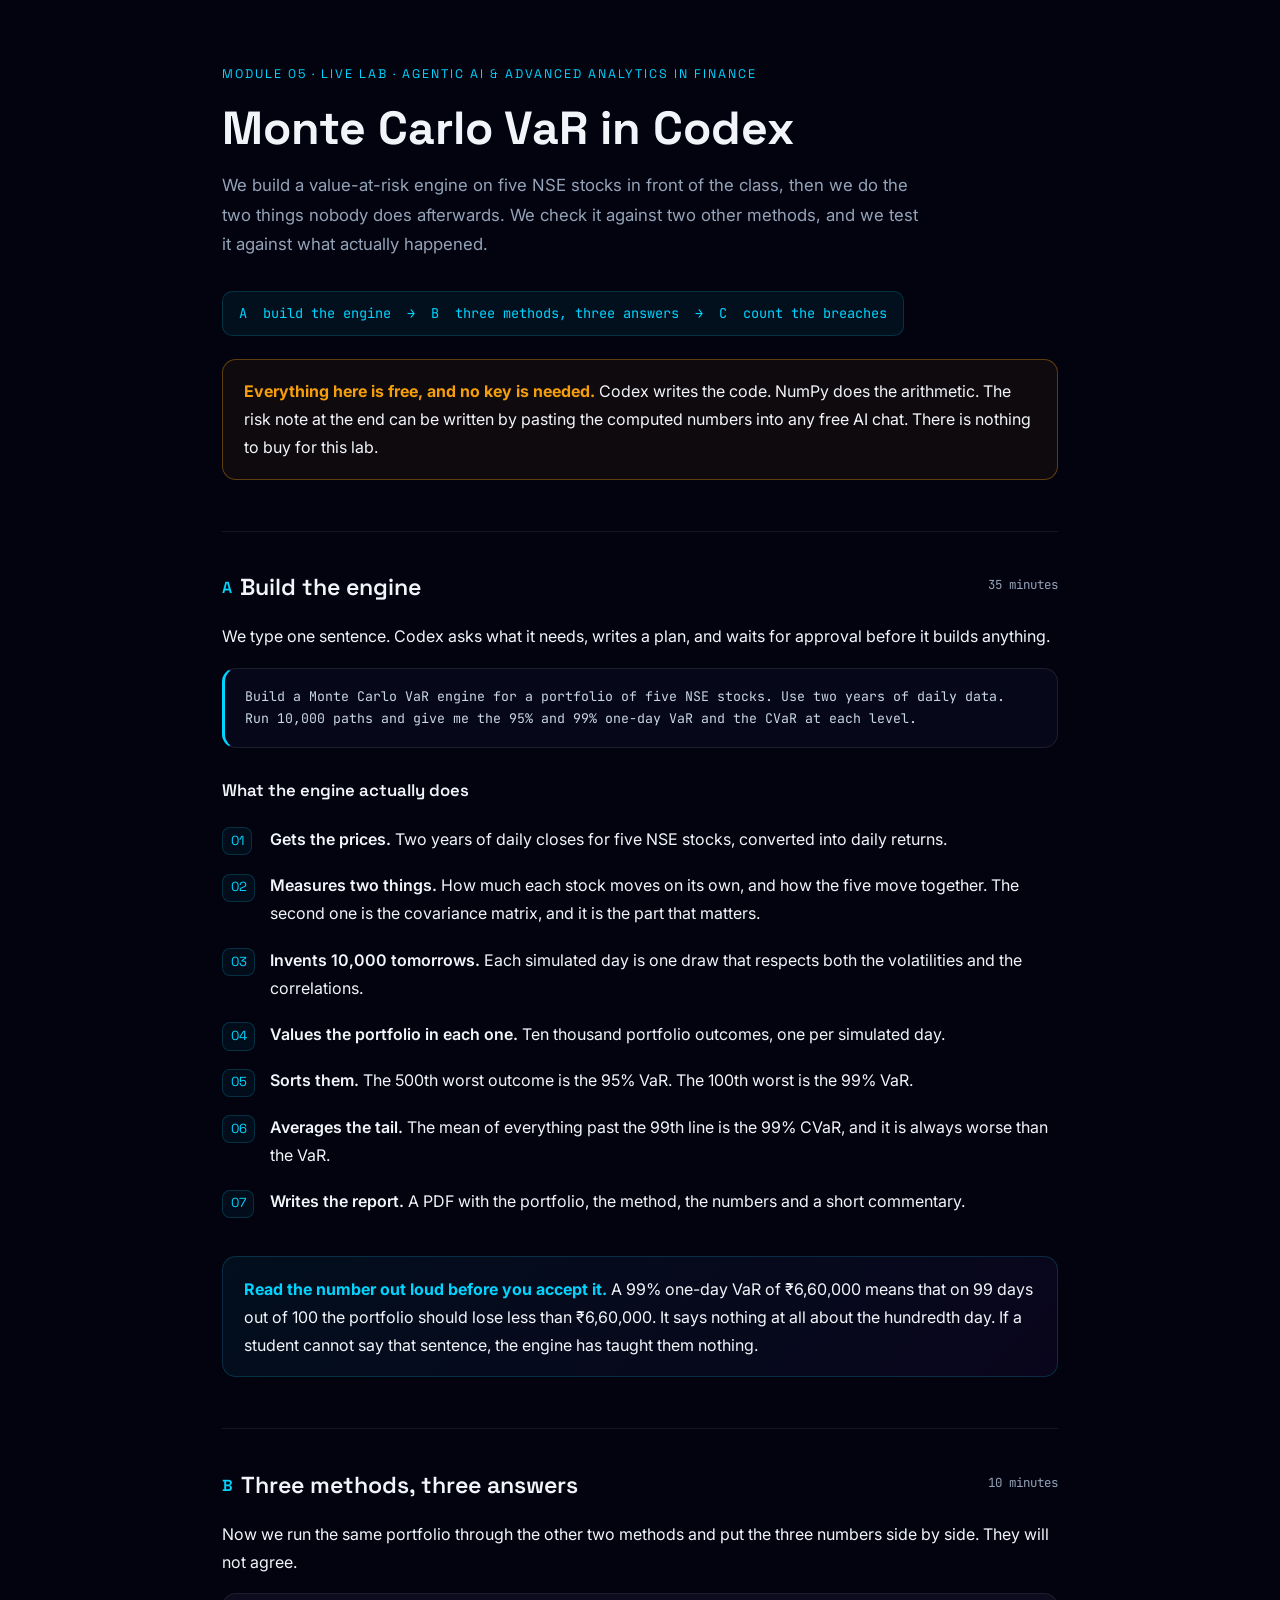
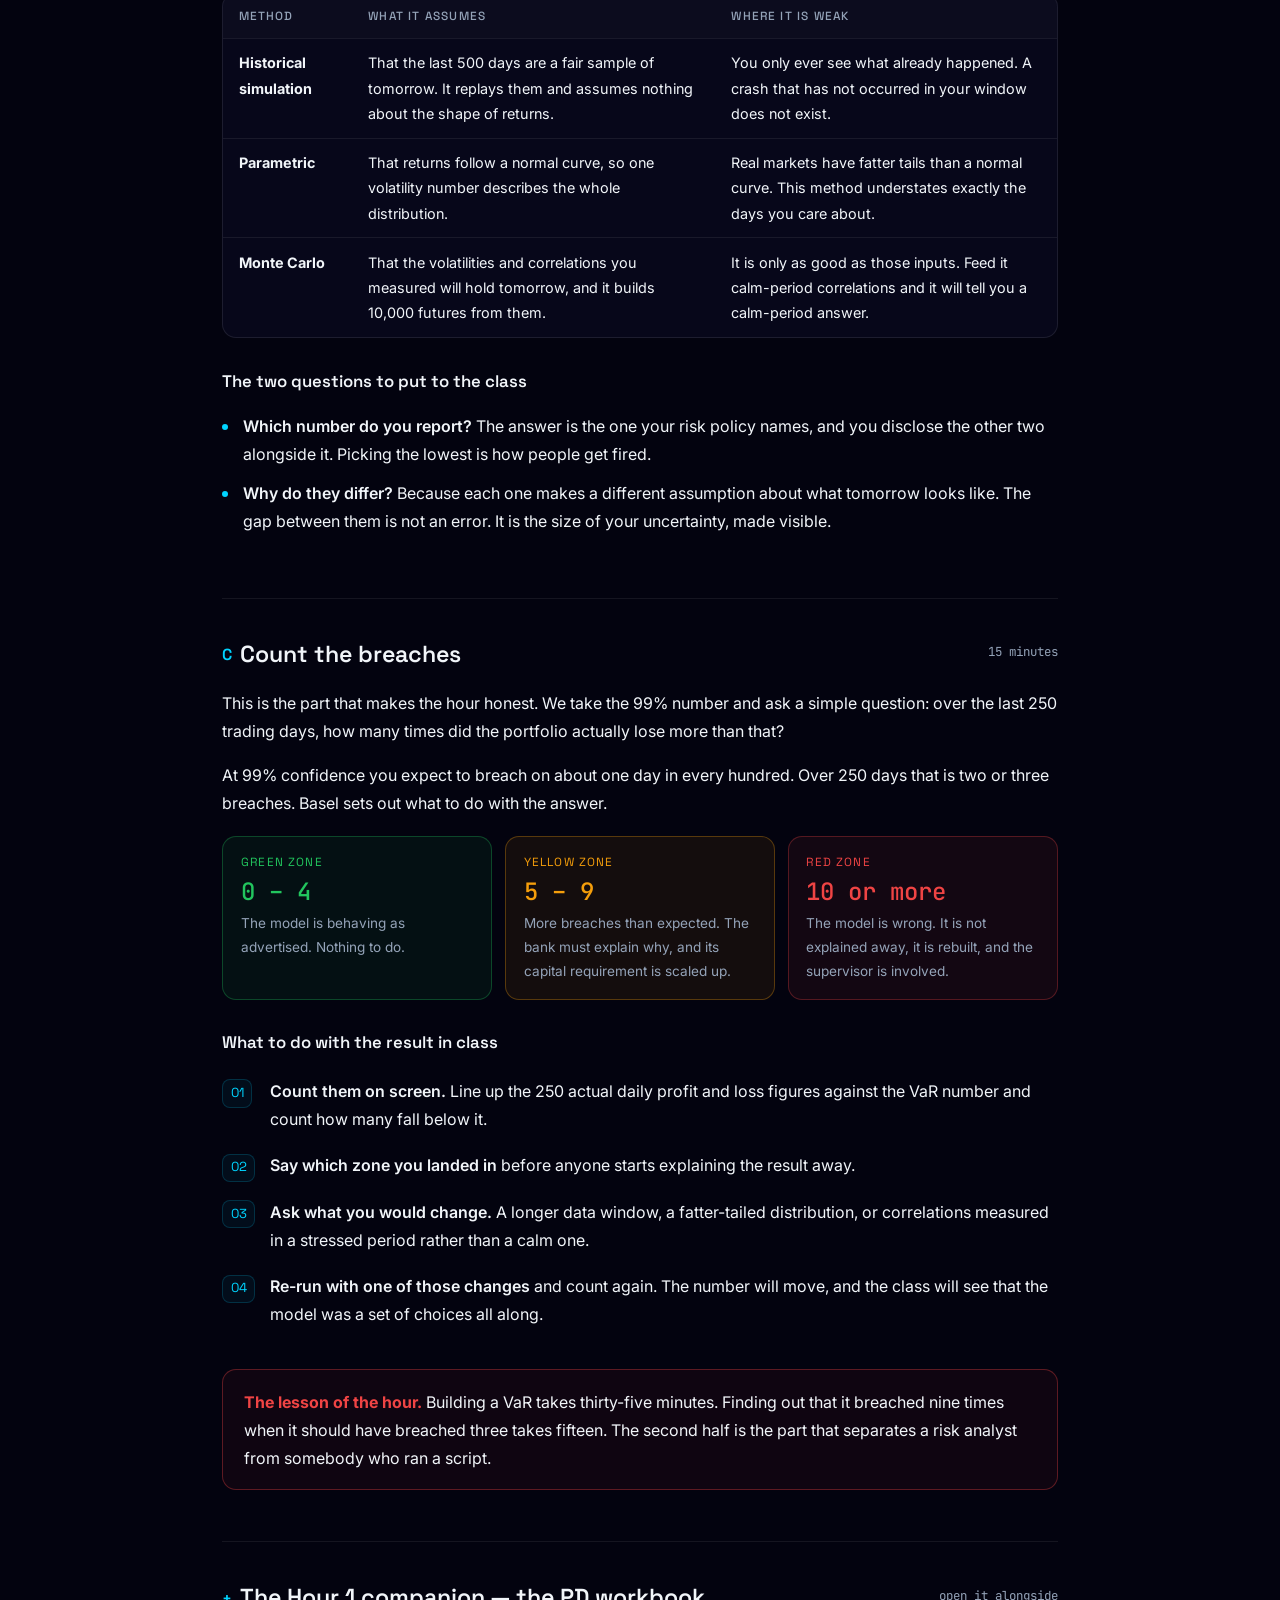
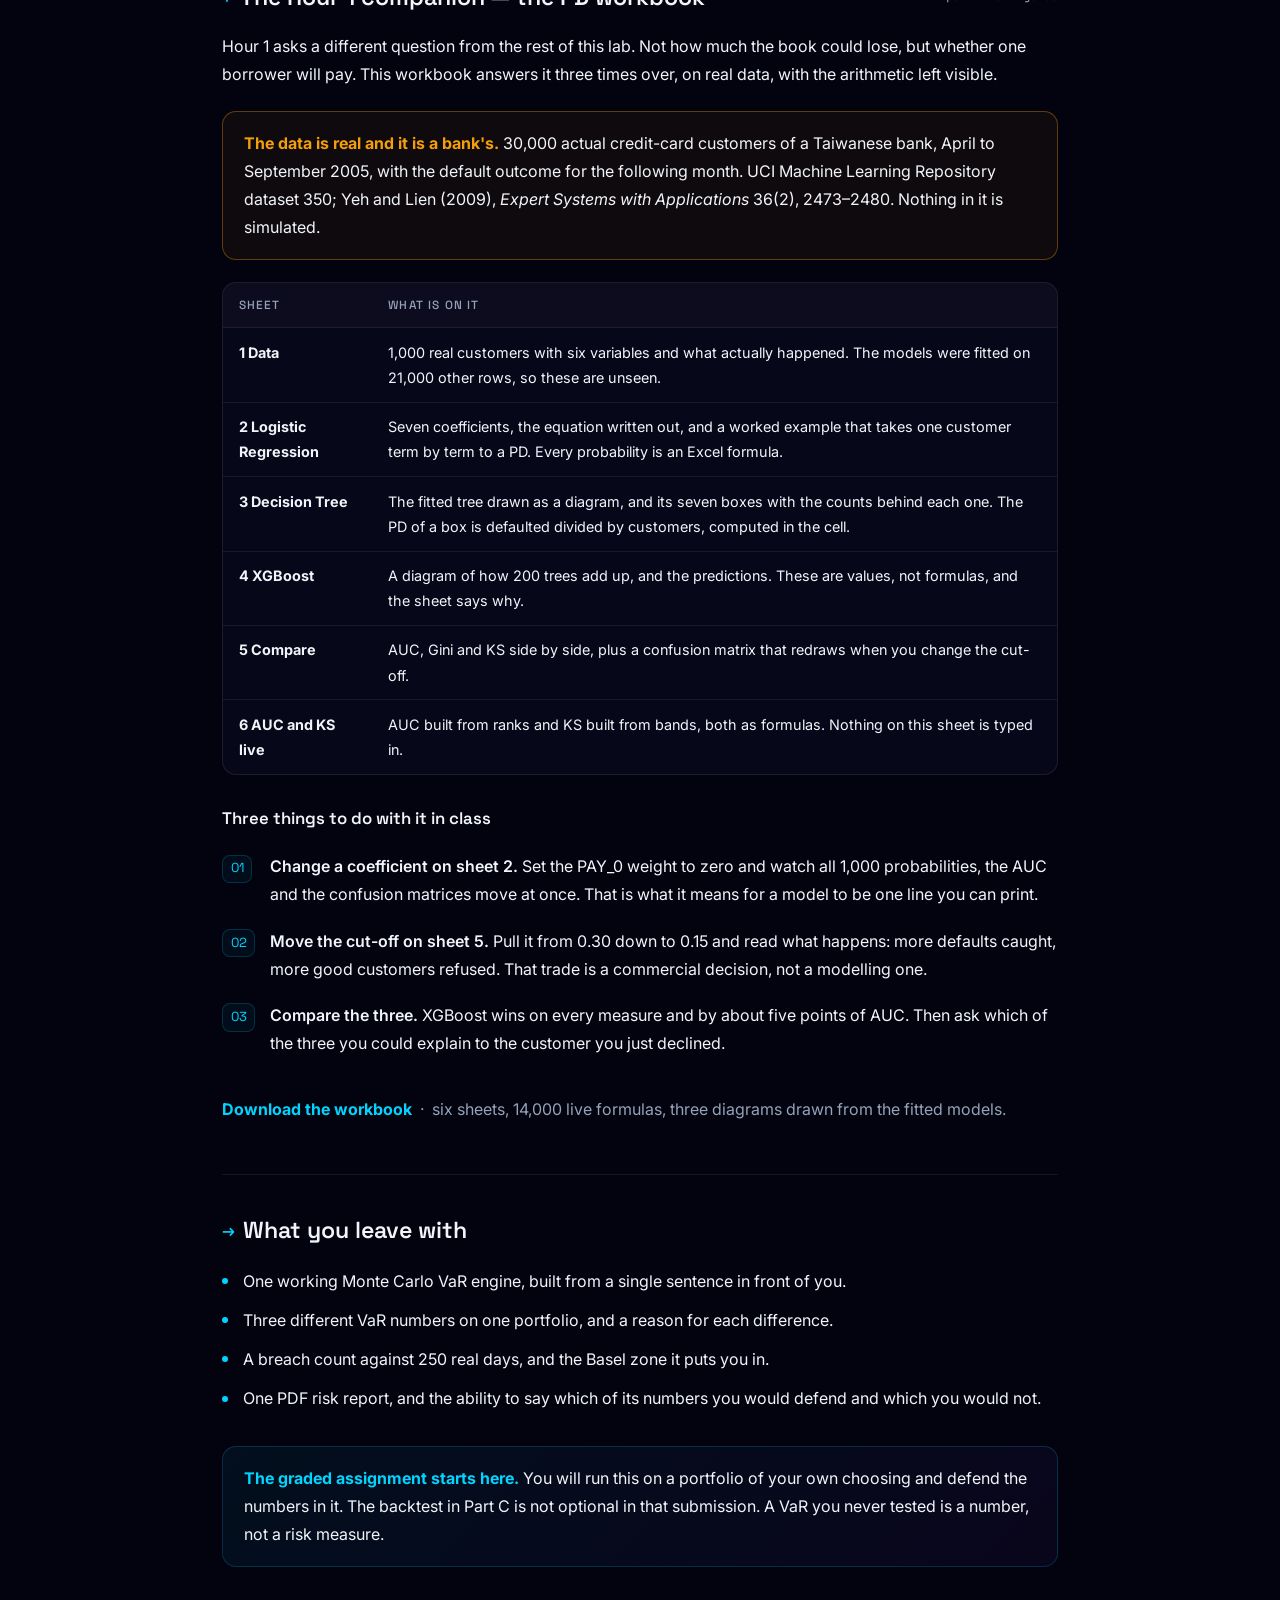
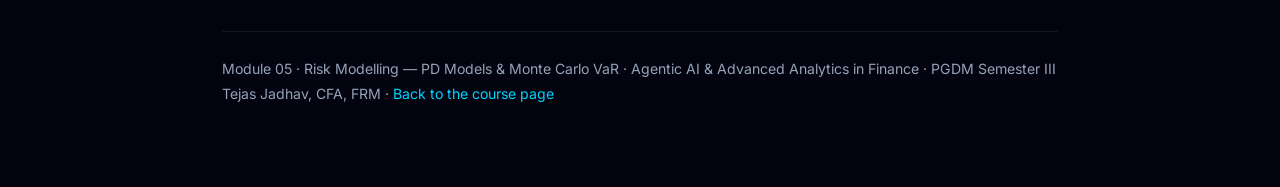
<file: labs/module-05-monte-carlo-var.html>
<!doctype html>
<html lang="en">
<head>
<meta name="robots" content="noindex, nofollow, noarchive, nosnippet, noimageindex" />
<meta charset="utf-8">
<meta name="viewport" content="width=device-width, initial-scale=1">
<title>Monte Carlo VaR in Codex</title>
<meta name="description" content="Module 5 live lab: build a Monte Carlo VaR engine on five NSE stocks in Codex, compare it against two other methods, then backtest it against 250 real days.">
<link rel="preconnect" href="https://fonts.googleapis.com">
<link rel="preconnect" href="https://fonts.gstatic.com" crossorigin>
<link href="https://fonts.googleapis.com/css2?family=Space+Grotesk:wght@400;500;600;700&family=Inter:wght@300;400;500;600&family=JetBrains+Mono:wght@400;500&display=swap" rel="stylesheet">
<style>
:root{--bg:#03030f;--bg2:#07071a;--c1:#00d4ff;--c2:#7c3aed;--c3:#f59e0b;--c4:#ef4444;--c5:#22c55e;--txt:#f1f5f9;--txt2:#94a3b8;--b1:rgba(0,212,255,.18)}
*{box-sizing:border-box;margin:0;padding:0}
body{background:var(--bg);color:var(--txt);font-family:'Inter',sans-serif;font-size:1rem;line-height:1.75;-webkit-font-smoothing:antialiased}
.wrap{max-width:880px;margin:0 auto;padding:4rem 1.4rem 5rem}
.eyebrow{font-family:'Space Grotesk',sans-serif;font-size:.78rem;letter-spacing:.16em;text-transform:uppercase;color:var(--c1);margin-bottom:1rem}
h1{font-family:'Space Grotesk',sans-serif;font-size:clamp(1.9rem,5vw,2.9rem);font-weight:700;line-height:1.15;margin-bottom:1rem}
.lede{color:var(--txt2);font-size:1.05rem;max-width:700px;margin-bottom:.6rem}
.pipe{display:inline-block;font-family:'JetBrains Mono',monospace;font-size:.85rem;color:var(--c1);background:rgba(0,212,255,.06);border:1px solid var(--b1);border-radius:10px;padding:.6rem 1rem;margin:1.4rem 0 0}
h2{font-family:'Space Grotesk',sans-serif;font-size:1.45rem;font-weight:600;margin:3.2rem 0 .9rem;padding-top:2.2rem;border-top:1px solid rgba(255,255,255,.07)}
h2 .n{color:var(--c1);font-size:1rem;vertical-align:.12em;margin-right:.5rem}
h2 .mins{float:right;font-family:'JetBrains Mono',monospace;font-size:.78rem;color:var(--txt2);font-weight:400;margin-top:.45rem}
h3{font-family:'Space Grotesk',sans-serif;font-size:1.05rem;font-weight:600;margin:1.8rem 0 .6rem}
p{margin-bottom:1rem}
p.dim{color:var(--txt2)}
ol.comp{list-style:none;counter-reset:c;margin:1.2rem 0}
ol.comp li{counter-increment:c;position:relative;padding:0 0 1.15rem 3rem}
ol.comp li::before{content:counter(c,decimal-leading-zero);position:absolute;left:0;top:.15rem;font-family:'Space Grotesk',sans-serif;font-size:.82rem;color:var(--c1);border:1px solid var(--b1);border-radius:8px;padding:.1rem .45rem;background:rgba(0,212,255,.05)}
ol.comp b,ul.plain b{color:var(--txt);font-weight:600}
ul.plain{list-style:none;margin:1rem 0}
ul.plain li{position:relative;padding:0 0 .7rem 1.3rem}
ul.plain li::before{content:"";position:absolute;left:0;top:.72rem;width:6px;height:6px;border-radius:50%;background:var(--c1)}
pre{background:var(--bg2);border:1px solid rgba(255,255,255,.09);border-radius:14px;padding:1.1rem 1.25rem;overflow-x:auto;margin:1.1rem 0 1.5rem;font-family:'JetBrains Mono',monospace;font-size:.83rem;line-height:1.6;color:#c9d6e3;white-space:pre-wrap}
.cmd{border-left:3px solid var(--c1)}
.tablewrap{overflow-x:auto;margin:1.1rem 0 1.5rem;border:1px solid rgba(255,255,255,.09);border-radius:14px;background:var(--bg2)}
table{border-collapse:collapse;width:100%;font-size:.9rem}
th,td{text-align:left;padding:.72rem .95rem;border-bottom:1px solid rgba(255,255,255,.07);vertical-align:top}
th{font-family:'Space Grotesk',sans-serif;font-size:.74rem;letter-spacing:.1em;text-transform:uppercase;color:var(--txt2);font-weight:500;background:rgba(255,255,255,.02)}
tbody tr:last-child td{border-bottom:none}
td.mk{font-family:'JetBrains Mono',monospace;color:var(--c1);white-space:nowrap}
.label{font-family:'Space Grotesk',sans-serif;font-size:.74rem;letter-spacing:.12em;text-transform:uppercase;color:var(--txt2);margin:1.6rem 0 .6rem}
.note{background:linear-gradient(135deg,rgba(0,212,255,.06),rgba(124,58,237,.06));border:1px solid var(--b1);border-radius:14px;padding:1.1rem 1.3rem;margin:1.4rem 0}
.note b{color:var(--c1)}
.free{border-color:rgba(245,158,11,.35);background:rgba(245,158,11,.05)}
.free b{color:var(--c3)}
.warn{border-color:rgba(239,68,68,.35);background:rgba(239,68,68,.05)}
.warn b{color:var(--c4)}
.zones{display:grid;grid-template-columns:repeat(auto-fit,minmax(200px,1fr));gap:.8rem;margin:1.2rem 0 1.5rem}
.zone{border-radius:14px;padding:.95rem 1.1rem;border:1px solid rgba(255,255,255,.1)}
.zone .z{font-family:'Space Grotesk',sans-serif;font-size:.74rem;letter-spacing:.1em;text-transform:uppercase;margin-bottom:.3rem}
.zone .c{font-family:'JetBrains Mono',monospace;font-size:1.5rem;font-weight:500;line-height:1.2}
.zg{background:rgba(34,197,94,.07);border-color:rgba(34,197,94,.3)}.zg .z,.zg .c{color:var(--c5)}
.zy{background:rgba(245,158,11,.07);border-color:rgba(245,158,11,.3)}.zy .z,.zy .c{color:var(--c3)}
.zr{background:rgba(239,68,68,.07);border-color:rgba(239,68,68,.3)}.zr .z,.zr .c{color:var(--c4)}
.zone p{font-size:.85rem;color:var(--txt2);margin:.35rem 0 0}
a{color:var(--c1);text-decoration:none}
a:hover{text-decoration:underline}
footer{margin-top:4rem;padding-top:1.6rem;border-top:1px solid rgba(255,255,255,.07);color:var(--txt2);font-size:.88rem}
</style>
</head>
<body>
<div class="wrap">

<div class="eyebrow">Module 05 &middot; Live Lab &middot; Agentic AI &amp; Advanced Analytics in Finance</div>
<h1>Monte Carlo VaR in Codex</h1>
<p class="lede">We build a value-at-risk engine on five NSE stocks in front of the class, then we do the two things nobody does afterwards. We check it against two other methods, and we test it against what actually happened.</p>
<div class="pipe">A &nbsp;build the engine &nbsp;&rarr;&nbsp; B &nbsp;three methods, three answers &nbsp;&rarr;&nbsp; C &nbsp;count the breaches</div>

<div class="note free"><b>Everything here is free, and no key is needed.</b> Codex writes the code. NumPy does the arithmetic. The risk note at the end can be written by pasting the computed numbers into any free AI chat. There is nothing to buy for this lab.</div>

<h2><span class="n">A</span>Build the engine<span class="mins">35 minutes</span></h2>
<p>We type one sentence. Codex asks what it needs, writes a plan, and waits for approval before it builds anything.</p>
<pre class="cmd">Build a Monte Carlo VaR engine for a portfolio of five NSE stocks. Use two years of daily data. Run 10,000 paths and give me the 95% and 99% one-day VaR and the CVaR at each level.</pre>

<h3>What the engine actually does</h3>
<ol class="comp">
<li><b>Gets the prices.</b> Two years of daily closes for five NSE stocks, converted into daily returns.</li>
<li><b>Measures two things.</b> How much each stock moves on its own, and how the five move together. The second one is the covariance matrix, and it is the part that matters.</li>
<li><b>Invents 10,000 tomorrows.</b> Each simulated day is one draw that respects both the volatilities and the correlations.</li>
<li><b>Values the portfolio in each one.</b> Ten thousand portfolio outcomes, one per simulated day.</li>
<li><b>Sorts them.</b> The 500th worst outcome is the 95% VaR. The 100th worst is the 99% VaR.</li>
<li><b>Averages the tail.</b> The mean of everything past the 99th line is the 99% CVaR, and it is always worse than the VaR.</li>
<li><b>Writes the report.</b> A PDF with the portfolio, the method, the numbers and a short commentary.</li>
</ol>

<div class="note"><b>Read the number out loud before you accept it.</b> A 99% one-day VaR of &#8377;6,60,000 means that on 99 days out of 100 the portfolio should lose less than &#8377;6,60,000. It says nothing at all about the hundredth day. If a student cannot say that sentence, the engine has taught them nothing.</div>

<h2><span class="n">B</span>Three methods, three answers<span class="mins">10 minutes</span></h2>
<p>Now we run the same portfolio through the other two methods and put the three numbers side by side. They will not agree.</p>

<div class="tablewrap"><table>
<thead><tr><th>Method</th><th>What it assumes</th><th>Where it is weak</th></tr></thead>
<tbody>
<tr><td><b>Historical simulation</b></td><td>That the last 500 days are a fair sample of tomorrow. It replays them and assumes nothing about the shape of returns.</td><td>You only ever see what already happened. A crash that has not occurred in your window does not exist.</td></tr>
<tr><td><b>Parametric</b></td><td>That returns follow a normal curve, so one volatility number describes the whole distribution.</td><td>Real markets have fatter tails than a normal curve. This method understates exactly the days you care about.</td></tr>
<tr><td><b>Monte Carlo</b></td><td>That the volatilities and correlations you measured will hold tomorrow, and it builds 10,000 futures from them.</td><td>It is only as good as those inputs. Feed it calm-period correlations and it will tell you a calm-period answer.</td></tr>
</tbody>
</table></div>

<h3>The two questions to put to the class</h3>
<ul class="plain">
<li><b>Which number do you report?</b> The answer is the one your risk policy names, and you disclose the other two alongside it. Picking the lowest is how people get fired.</li>
<li><b>Why do they differ?</b> Because each one makes a different assumption about what tomorrow looks like. The gap between them is not an error. It is the size of your uncertainty, made visible.</li>
</ul>

<h2><span class="n">C</span>Count the breaches<span class="mins">15 minutes</span></h2>
<p>This is the part that makes the hour honest. We take the 99% number and ask a simple question: over the last 250 trading days, how many times did the portfolio actually lose more than that?</p>
<p>At 99% confidence you expect to breach on about one day in every hundred. Over 250 days that is two or three breaches. Basel sets out what to do with the answer.</p>

<div class="zones">
<div class="zone zg"><div class="z">Green zone</div><div class="c">0 &ndash; 4</div><p>The model is behaving as advertised. Nothing to do.</p></div>
<div class="zone zy"><div class="z">Yellow zone</div><div class="c">5 &ndash; 9</div><p>More breaches than expected. The bank must explain why, and its capital requirement is scaled up.</p></div>
<div class="zone zr"><div class="z">Red zone</div><div class="c">10 or more</div><p>The model is wrong. It is not explained away, it is rebuilt, and the supervisor is involved.</p></div>
</div>

<h3>What to do with the result in class</h3>
<ol class="comp">
<li><b>Count them on screen.</b> Line up the 250 actual daily profit and loss figures against the VaR number and count how many fall below it.</li>
<li><b>Say which zone you landed in</b> before anyone starts explaining the result away.</li>
<li><b>Ask what you would change.</b> A longer data window, a fatter-tailed distribution, or correlations measured in a stressed period rather than a calm one.</li>
<li><b>Re-run with one of those changes</b> and count again. The number will move, and the class will see that the model was a set of choices all along.</li>
</ol>

<div class="note warn"><b>The lesson of the hour.</b> Building a VaR takes thirty-five minutes. Finding out that it breached nine times when it should have breached three takes fifteen. The second half is the part that separates a risk analyst from somebody who ran a script.</div>

<h2><span class="n">+</span>The Hour 1 companion — the PD workbook<span class="mins">open it alongside</span></h2>
<p>Hour 1 asks a different question from the rest of this lab. Not how much the book could lose, but whether one borrower will pay. This workbook answers it three times over, on real data, with the arithmetic left visible.</p>

<div class="note free"><b>The data is real and it is a bank's.</b> 30,000 actual credit-card customers of a Taiwanese bank, April to September 2005, with the default outcome for the following month. UCI Machine Learning Repository dataset 350; Yeh and Lien (2009), <i>Expert Systems with Applications</i> 36(2), 2473&ndash;2480. Nothing in it is simulated.</div>

<div class="tablewrap"><table>
<thead><tr><th>Sheet</th><th>What is on it</th></tr></thead>
<tbody>
<tr><td><b>1 Data</b></td><td>1,000 real customers with six variables and what actually happened. The models were fitted on 21,000 other rows, so these are unseen.</td></tr>
<tr><td><b>2 Logistic Regression</b></td><td>Seven coefficients, the equation written out, and a worked example that takes one customer term by term to a PD. Every probability is an Excel formula.</td></tr>
<tr><td><b>3 Decision Tree</b></td><td>The fitted tree drawn as a diagram, and its seven boxes with the counts behind each one. The PD of a box is defaulted divided by customers, computed in the cell.</td></tr>
<tr><td><b>4 XGBoost</b></td><td>A diagram of how 200 trees add up, and the predictions. These are values, not formulas, and the sheet says why.</td></tr>
<tr><td><b>5 Compare</b></td><td>AUC, Gini and KS side by side, plus a confusion matrix that redraws when you change the cut-off.</td></tr>
<tr><td><b>6 AUC and KS live</b></td><td>AUC built from ranks and KS built from bands, both as formulas. Nothing on this sheet is typed in.</td></tr>
</tbody>
</table></div>

<h3>Three things to do with it in class</h3>
<ol class="comp">
<li><b>Change a coefficient on sheet 2.</b> Set the PAY_0 weight to zero and watch all 1,000 probabilities, the AUC and the confusion matrices move at once. That is what it means for a model to be one line you can print.</li>
<li><b>Move the cut-off on sheet 5.</b> Pull it from 0.30 down to 0.15 and read what happens: more defaults caught, more good customers refused. That trade is a commercial decision, not a modelling one.</li>
<li><b>Compare the three.</b> XGBoost wins on every measure and by about five points of AUC. Then ask which of the three you could explain to the customer you just declined.</li>
</ol>

<p class="dim"><a href="module-05-pd-model-three-ways.xlsx" download><b>Download the workbook</b></a> &nbsp;&middot;&nbsp; six sheets, 14,000 live formulas, three diagrams drawn from the fitted models.</p>

<h2><span class="n">&rarr;</span>What you leave with</h2>
<ul class="plain">
<li>One working Monte Carlo VaR engine, built from a single sentence in front of you.</li>
<li>Three different VaR numbers on one portfolio, and a reason for each difference.</li>
<li>A breach count against 250 real days, and the Basel zone it puts you in.</li>
<li>One PDF risk report, and the ability to say which of its numbers you would defend and which you would not.</li>
</ul>

<div class="note"><b>The graded assignment starts here.</b> You will run this on a portfolio of your own choosing and defend the numbers in it. The backtest in Part C is not optional in that submission. A VaR you never tested is a number, not a risk measure.</div>

<footer>
Module 05 &middot; Risk Modelling &mdash; PD Models &amp; Monte Carlo VaR &middot; Agentic AI &amp; Advanced Analytics in Finance &middot; PGDM Semester III<br>
Tejas Jadhav, CFA, FRM &middot; <a href="../index.html">Back to the course page</a>
</footer>

</div>
</body>
</html>
</file>
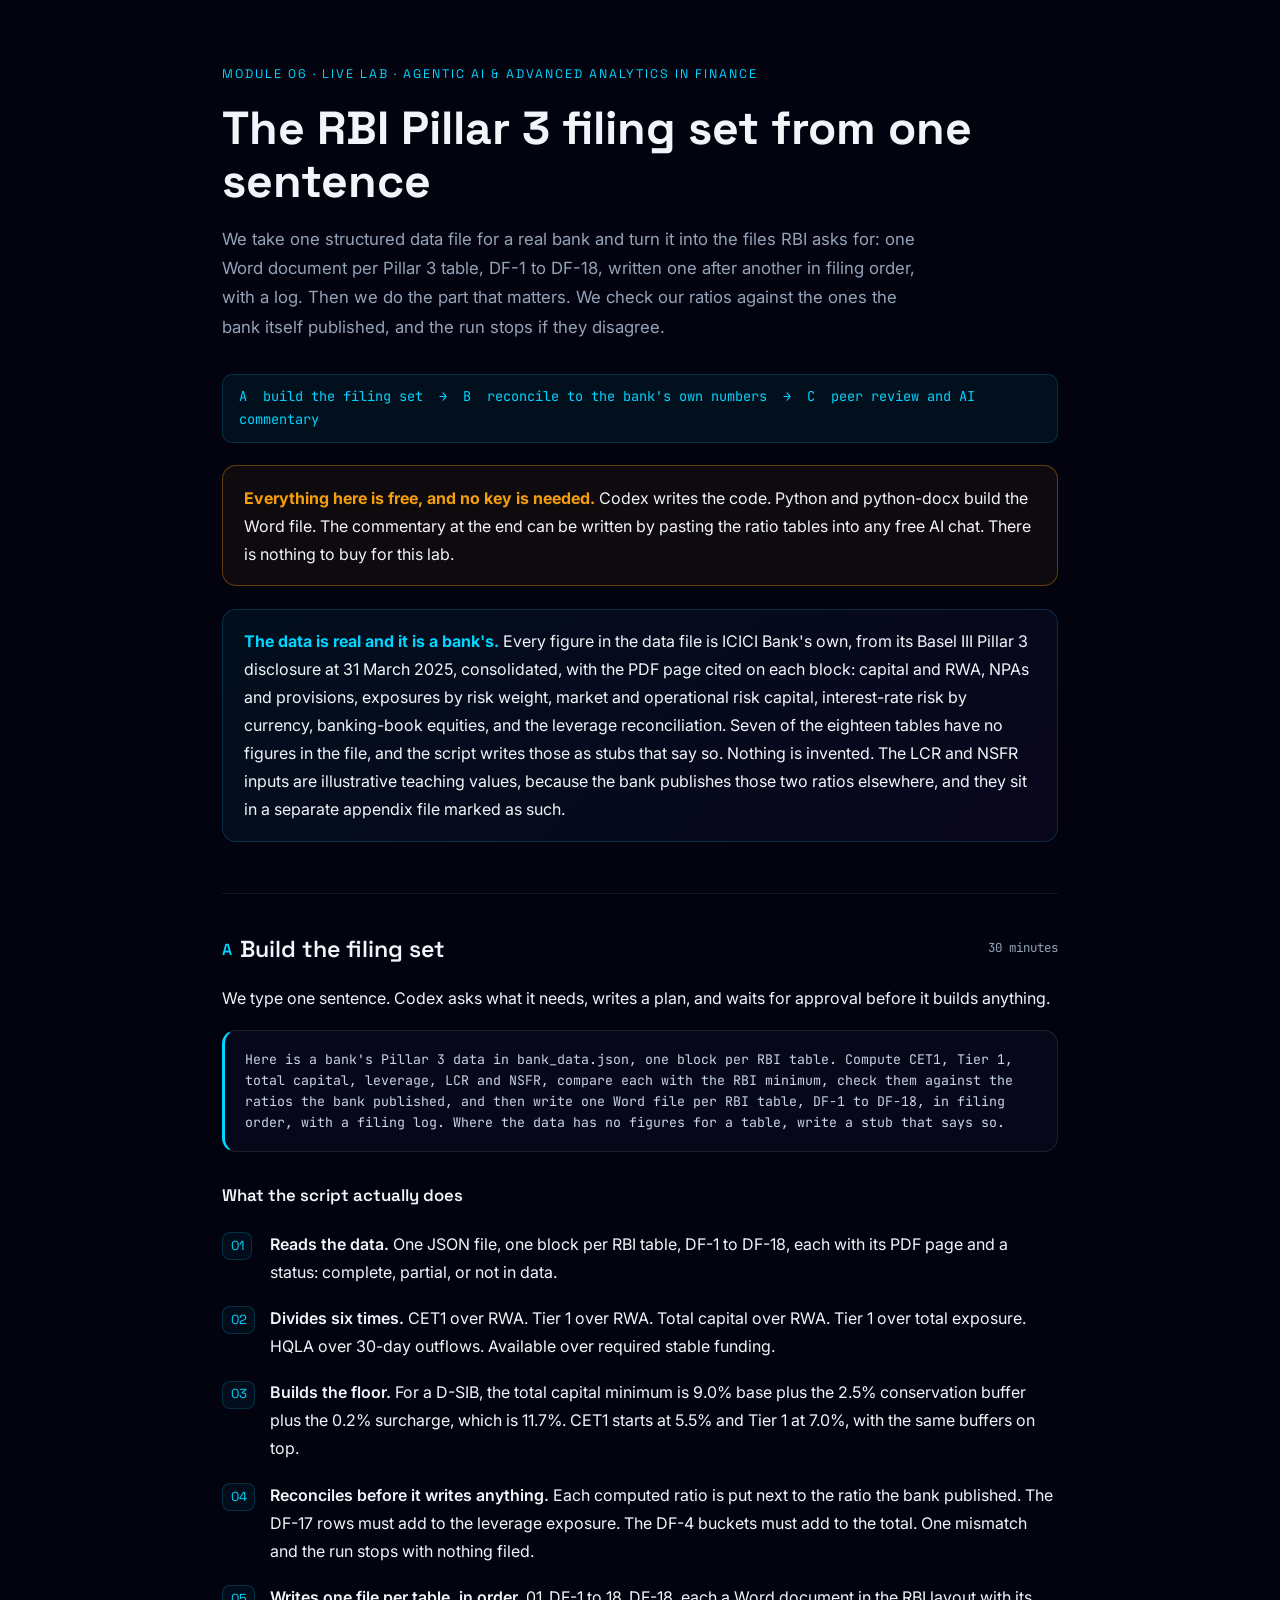
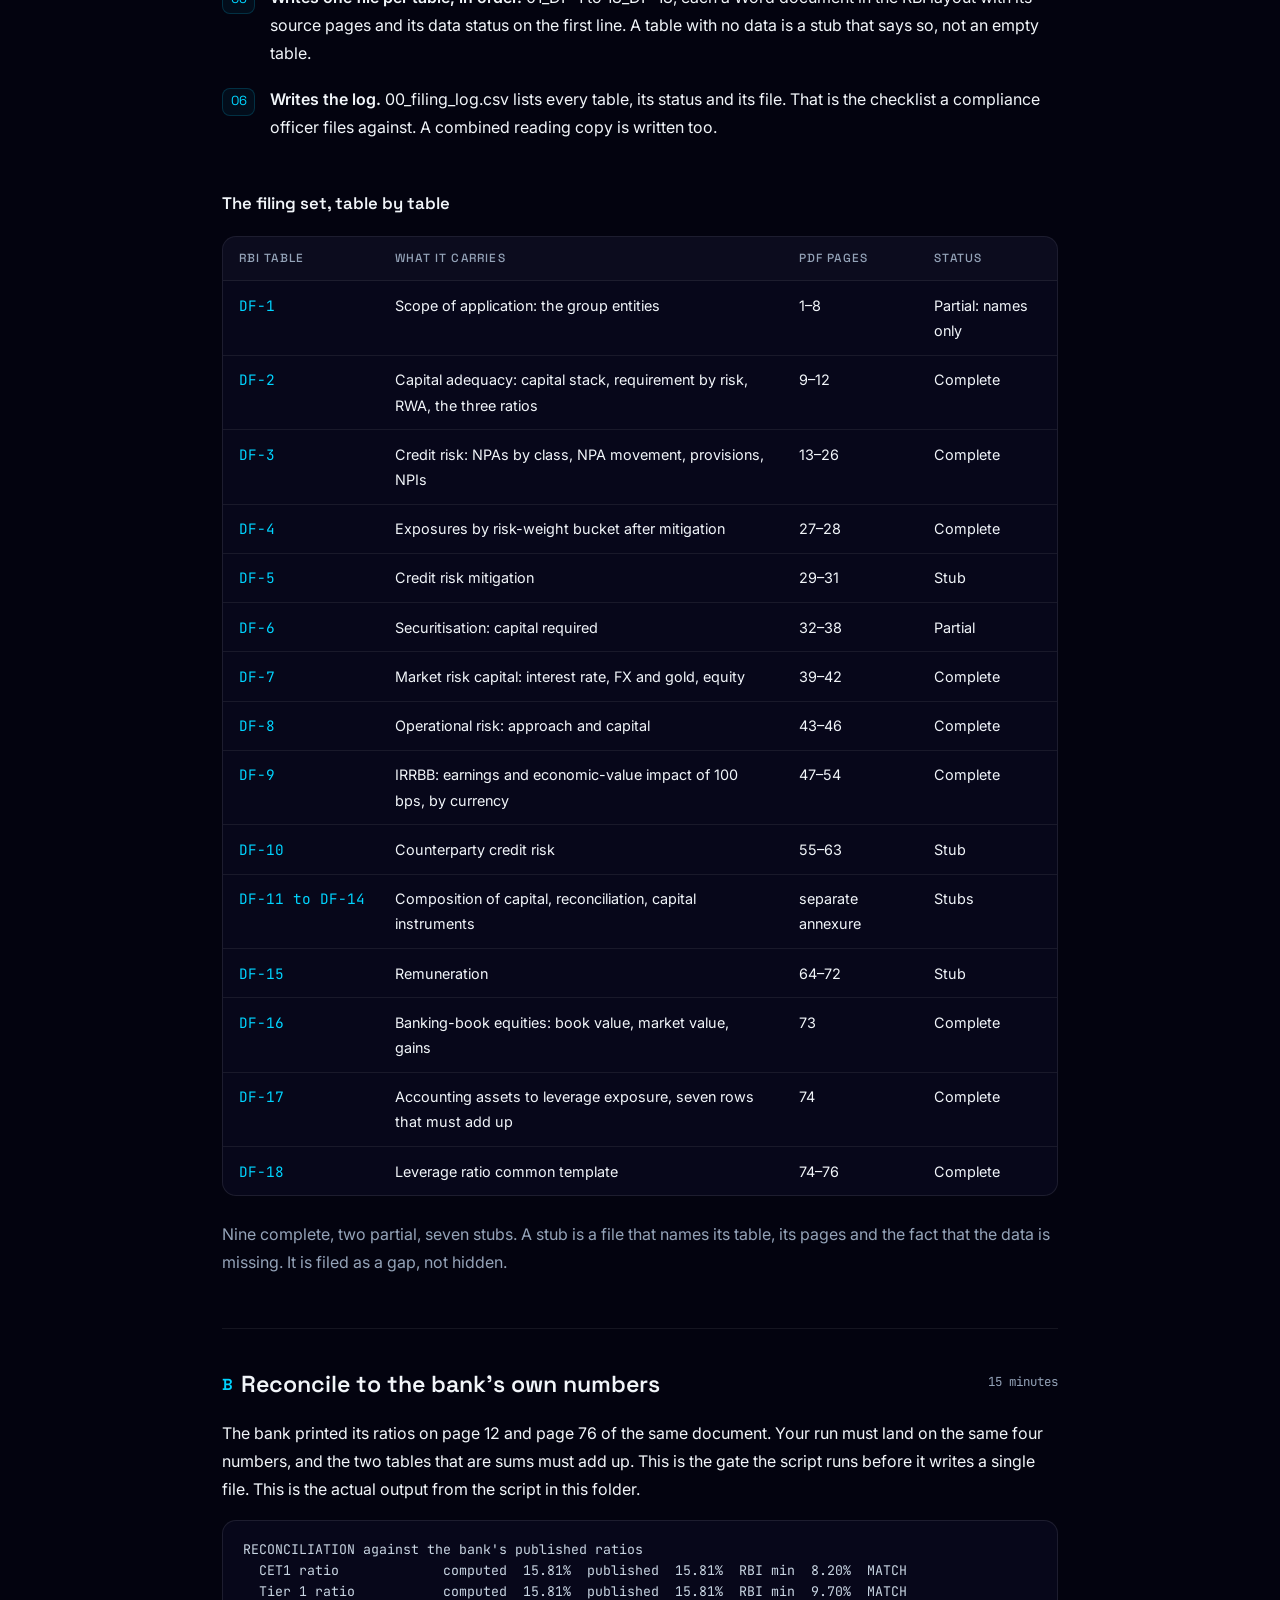
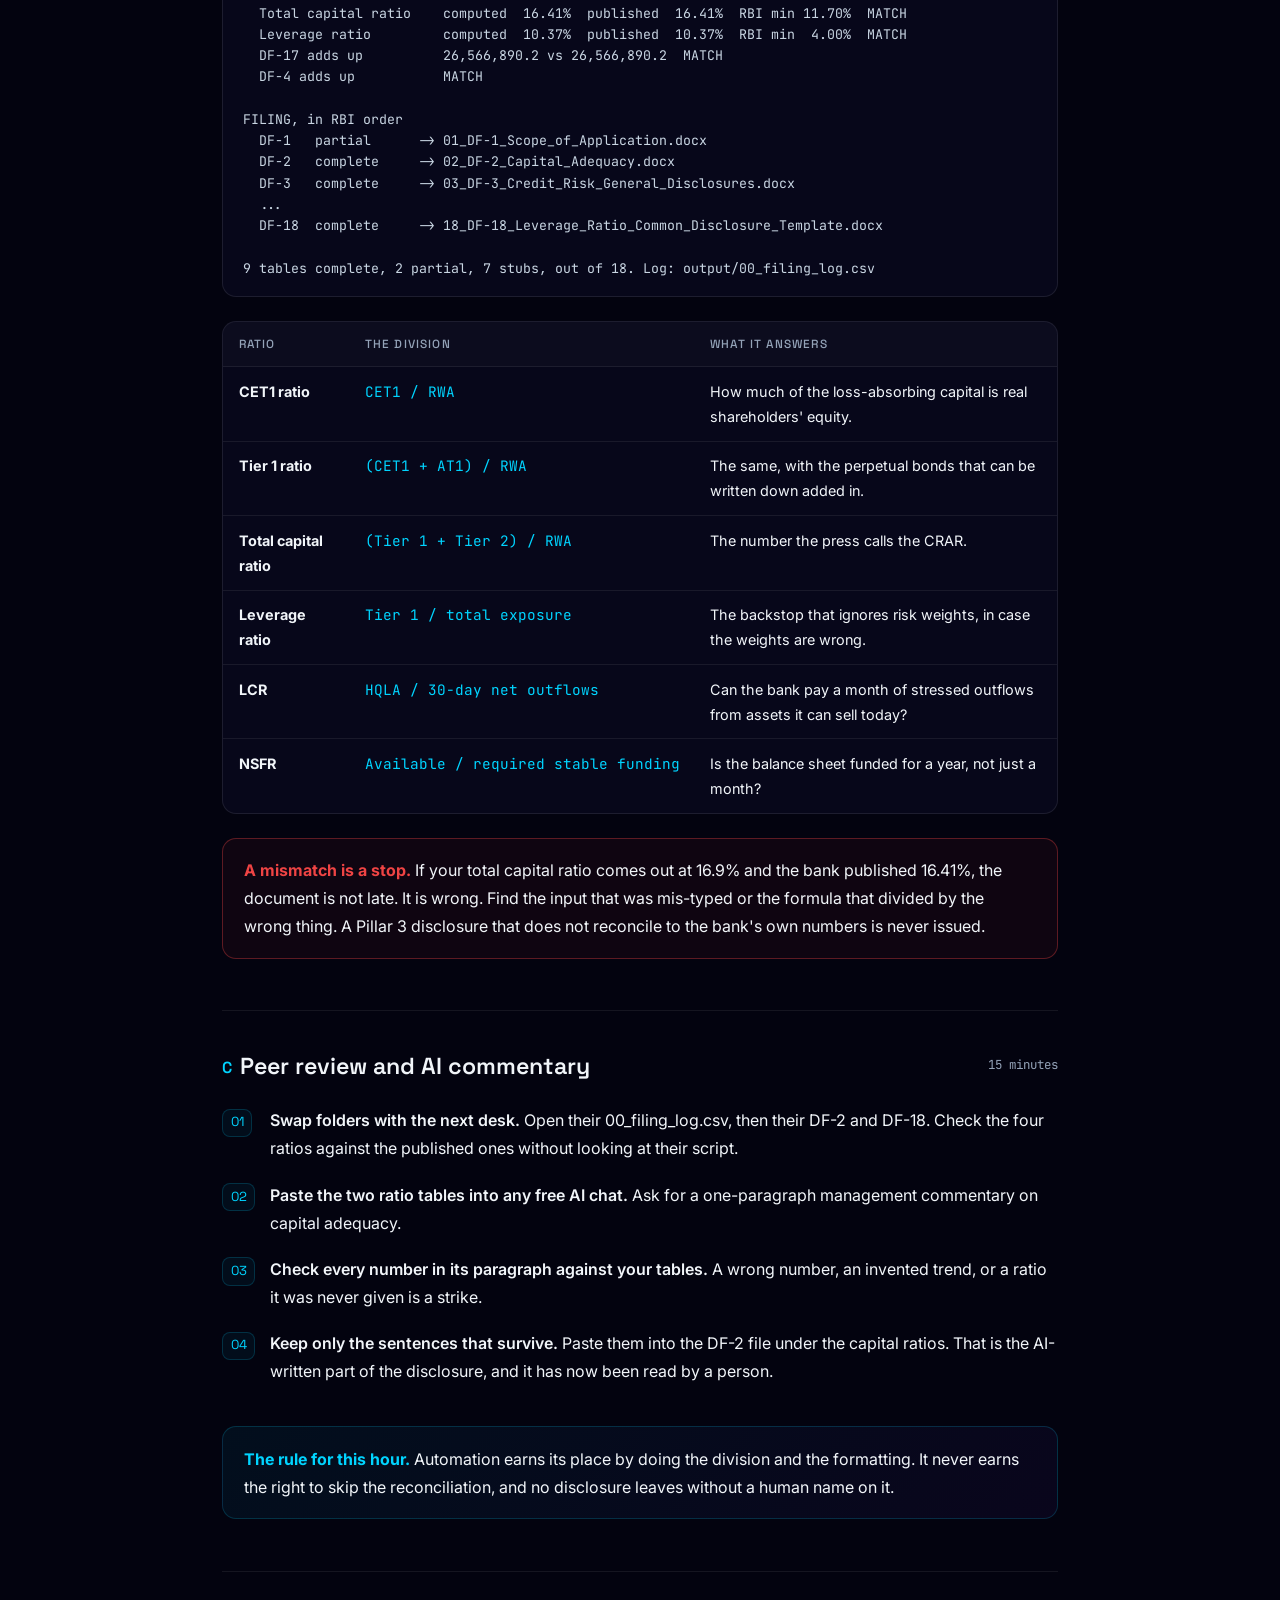
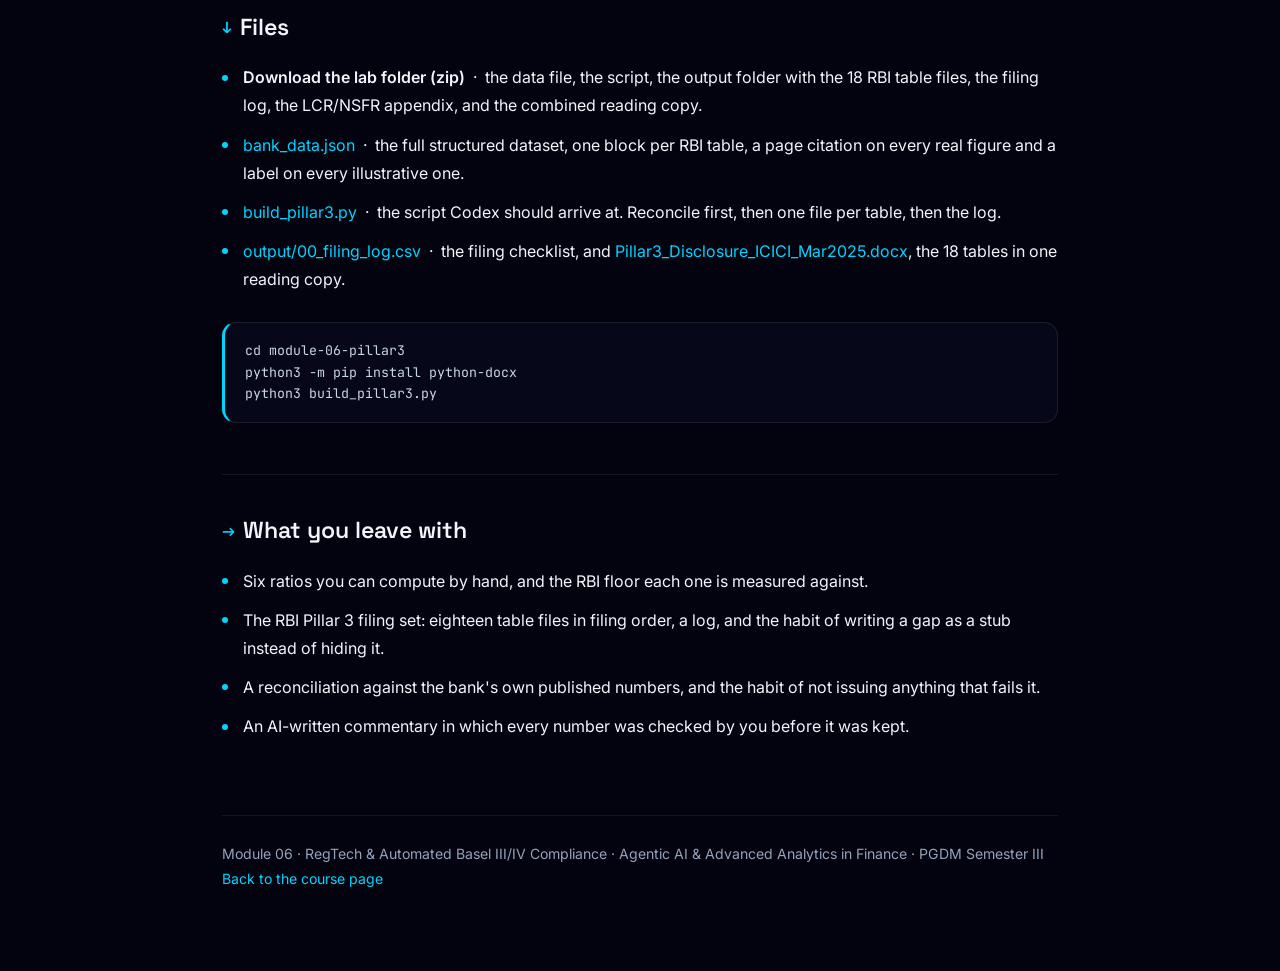
<file: labs/module-06-pillar3-disclosure.html>
<!doctype html>
<html lang="en">
<head>
<meta name="robots" content="noindex, nofollow, noarchive, nosnippet, noimageindex" />
<meta charset="utf-8">
<meta name="viewport" content="width=device-width, initial-scale=1">
<title>A Pillar 3 Disclosure from One Sentence</title>
<meta name="description" content="Module 6 live lab: turn a bank's structured capital and leverage data into a Basel III Pillar 3 disclosure in Word, check it against the ratios the bank published, then peer-review it.">
<link rel="preconnect" href="https://fonts.googleapis.com">
<link rel="preconnect" href="https://fonts.gstatic.com" crossorigin>
<link href="https://fonts.googleapis.com/css2?family=Space+Grotesk:wght@400;500;600;700&family=Inter:wght@300;400;500;600&family=JetBrains+Mono:wght@400;500&display=swap" rel="stylesheet">
<style>
:root{--bg:#03030f;--bg2:#07071a;--c1:#00d4ff;--c2:#7c3aed;--c3:#f59e0b;--c4:#ef4444;--c5:#22c55e;--txt:#f1f5f9;--txt2:#94a3b8;--b1:rgba(0,212,255,.18)}
*{box-sizing:border-box;margin:0;padding:0}
body{background:var(--bg);color:var(--txt);font-family:'Inter',sans-serif;font-size:1rem;line-height:1.75;-webkit-font-smoothing:antialiased}
.wrap{max-width:880px;margin:0 auto;padding:4rem 1.4rem 5rem}
.eyebrow{font-family:'Space Grotesk',sans-serif;font-size:.78rem;letter-spacing:.16em;text-transform:uppercase;color:var(--c1);margin-bottom:1rem}
h1{font-family:'Space Grotesk',sans-serif;font-size:clamp(1.9rem,5vw,2.9rem);font-weight:700;line-height:1.15;margin-bottom:1rem}
.lede{color:var(--txt2);font-size:1.05rem;max-width:700px;margin-bottom:.6rem}
.pipe{display:inline-block;font-family:'JetBrains Mono',monospace;font-size:.85rem;color:var(--c1);background:rgba(0,212,255,.06);border:1px solid var(--b1);border-radius:10px;padding:.6rem 1rem;margin:1.4rem 0 0}
h2{font-family:'Space Grotesk',sans-serif;font-size:1.45rem;font-weight:600;margin:3.2rem 0 .9rem;padding-top:2.2rem;border-top:1px solid rgba(255,255,255,.07)}
h2 .n{color:var(--c1);font-size:1rem;vertical-align:.12em;margin-right:.5rem}
h2 .mins{float:right;font-family:'JetBrains Mono',monospace;font-size:.78rem;color:var(--txt2);font-weight:400;margin-top:.45rem}
h3{font-family:'Space Grotesk',sans-serif;font-size:1.05rem;font-weight:600;margin:1.8rem 0 .6rem}
p{margin-bottom:1rem}
p.dim{color:var(--txt2)}
ol.comp{list-style:none;counter-reset:c;margin:1.2rem 0}
ol.comp li{counter-increment:c;position:relative;padding:0 0 1.15rem 3rem}
ol.comp li::before{content:counter(c,decimal-leading-zero);position:absolute;left:0;top:.15rem;font-family:'Space Grotesk',sans-serif;font-size:.82rem;color:var(--c1);border:1px solid var(--b1);border-radius:8px;padding:.1rem .45rem;background:rgba(0,212,255,.05)}
ol.comp b,ul.plain b{color:var(--txt);font-weight:600}
ul.plain{list-style:none;margin:1rem 0}
ul.plain li{position:relative;padding:0 0 .7rem 1.3rem}
ul.plain li::before{content:"";position:absolute;left:0;top:.72rem;width:6px;height:6px;border-radius:50%;background:var(--c1)}
pre{background:var(--bg2);border:1px solid rgba(255,255,255,.09);border-radius:14px;padding:1.1rem 1.25rem;overflow-x:auto;margin:1.1rem 0 1.5rem;font-family:'JetBrains Mono',monospace;font-size:.83rem;line-height:1.6;color:#c9d6e3;white-space:pre-wrap}
.cmd{border-left:3px solid var(--c1)}
.tablewrap{overflow-x:auto;margin:1.1rem 0 1.5rem;border:1px solid rgba(255,255,255,.09);border-radius:14px;background:var(--bg2)}
table{border-collapse:collapse;width:100%;font-size:.9rem}
th,td{text-align:left;padding:.72rem .95rem;border-bottom:1px solid rgba(255,255,255,.07);vertical-align:top}
th{font-family:'Space Grotesk',sans-serif;font-size:.74rem;letter-spacing:.1em;text-transform:uppercase;color:var(--txt2);font-weight:500;background:rgba(255,255,255,.02)}
tbody tr:last-child td{border-bottom:none}
td.mk{font-family:'JetBrains Mono',monospace;color:var(--c1);white-space:nowrap}
.label{font-family:'Space Grotesk',sans-serif;font-size:.74rem;letter-spacing:.12em;text-transform:uppercase;color:var(--txt2);margin:1.6rem 0 .6rem}
.note{background:linear-gradient(135deg,rgba(0,212,255,.06),rgba(124,58,237,.06));border:1px solid var(--b1);border-radius:14px;padding:1.1rem 1.3rem;margin:1.4rem 0}
.note b{color:var(--c1)}
.free{border-color:rgba(245,158,11,.35);background:rgba(245,158,11,.05)}
.free b{color:var(--c3)}
.warn{border-color:rgba(239,68,68,.35);background:rgba(239,68,68,.05)}
.warn b{color:var(--c4)}
.zones{display:grid;grid-template-columns:repeat(auto-fit,minmax(200px,1fr));gap:.8rem;margin:1.2rem 0 1.5rem}
.zone{border-radius:14px;padding:.95rem 1.1rem;border:1px solid rgba(255,255,255,.1)}
.zone .z{font-family:'Space Grotesk',sans-serif;font-size:.74rem;letter-spacing:.1em;text-transform:uppercase;margin-bottom:.3rem}
.zone .c{font-family:'JetBrains Mono',monospace;font-size:1.5rem;font-weight:500;line-height:1.2}
.zg{background:rgba(34,197,94,.07);border-color:rgba(34,197,94,.3)}.zg .z,.zg .c{color:var(--c5)}
.zy{background:rgba(245,158,11,.07);border-color:rgba(245,158,11,.3)}.zy .z,.zy .c{color:var(--c3)}
.zr{background:rgba(239,68,68,.07);border-color:rgba(239,68,68,.3)}.zr .z,.zr .c{color:var(--c4)}
.zone p{font-size:.85rem;color:var(--txt2);margin:.35rem 0 0}
a{color:var(--c1);text-decoration:none}
a:hover{text-decoration:underline}
footer{margin-top:4rem;padding-top:1.6rem;border-top:1px solid rgba(255,255,255,.07);color:var(--txt2);font-size:.88rem}
</style>
</head>
<body>
<div class="wrap">

<div class="eyebrow">Module 06 &middot; Live Lab &middot; Agentic AI &amp; Advanced Analytics in Finance</div>
<h1>The RBI Pillar 3 filing set from one sentence</h1>
<p class="lede">We take one structured data file for a real bank and turn it into the files RBI asks for: one Word document per Pillar 3 table, DF-1 to DF-18, written one after another in filing order, with a log. Then we do the part that matters. We check our ratios against the ones the bank itself published, and the run stops if they disagree.</p>
<div class="pipe">A &nbsp;build the filing set &nbsp;&rarr;&nbsp; B &nbsp;reconcile to the bank's own numbers &nbsp;&rarr;&nbsp; C &nbsp;peer review and AI commentary</div>

<div class="note free"><b>Everything here is free, and no key is needed.</b> Codex writes the code. Python and python-docx build the Word file. The commentary at the end can be written by pasting the ratio tables into any free AI chat. There is nothing to buy for this lab.</div>

<div class="note"><b>The data is real and it is a bank's.</b> Every figure in the data file is ICICI Bank's own, from its Basel III Pillar 3 disclosure at 31 March 2025, consolidated, with the PDF page cited on each block: capital and RWA, NPAs and provisions, exposures by risk weight, market and operational risk capital, interest-rate risk by currency, banking-book equities, and the leverage reconciliation. Seven of the eighteen tables have no figures in the file, and the script writes those as stubs that say so. Nothing is invented. The LCR and NSFR inputs are illustrative teaching values, because the bank publishes those two ratios elsewhere, and they sit in a separate appendix file marked as such.</div>

<h2><span class="n">A</span>Build the filing set<span class="mins">30 minutes</span></h2>
<p>We type one sentence. Codex asks what it needs, writes a plan, and waits for approval before it builds anything.</p>
<pre class="cmd">Here is a bank's Pillar 3 data in bank_data.json, one block per RBI table. Compute CET1, Tier 1, total capital, leverage, LCR and NSFR, compare each with the RBI minimum, check them against the ratios the bank published, and then write one Word file per RBI table, DF-1 to DF-18, in filing order, with a filing log. Where the data has no figures for a table, write a stub that says so.</pre>

<h3>What the script actually does</h3>
<ol class="comp">
<li><b>Reads the data.</b> One JSON file, one block per RBI table, DF-1 to DF-18, each with its PDF page and a status: complete, partial, or not in data.</li>
<li><b>Divides six times.</b> CET1 over RWA. Tier 1 over RWA. Total capital over RWA. Tier 1 over total exposure. HQLA over 30-day outflows. Available over required stable funding.</li>
<li><b>Builds the floor.</b> For a D-SIB, the total capital minimum is 9.0% base plus the 2.5% conservation buffer plus the 0.2% surcharge, which is 11.7%. CET1 starts at 5.5% and Tier 1 at 7.0%, with the same buffers on top.</li>
<li><b>Reconciles before it writes anything.</b> Each computed ratio is put next to the ratio the bank published. The DF-17 rows must add to the leverage exposure. The DF-4 buckets must add to the total. One mismatch and the run stops with nothing filed.</li>
<li><b>Writes one file per table, in order.</b> 01_DF-1 to 18_DF-18, each a Word document in the RBI layout with its source pages and its data status on the first line. A table with no data is a stub that says so, not an empty table.</li>
<li><b>Writes the log.</b> 00_filing_log.csv lists every table, its status and its file. That is the checklist a compliance officer files against. A combined reading copy is written too.</li>
</ol>

<h3>The filing set, table by table</h3>
<div class="tablewrap"><table>
<thead><tr><th>RBI table</th><th>What it carries</th><th>PDF pages</th><th>Status</th></tr></thead>
<tbody>
<tr><td class="mk">DF-1</td><td>Scope of application: the group entities</td><td>1&ndash;8</td><td>Partial: names only</td></tr>
<tr><td class="mk">DF-2</td><td>Capital adequacy: capital stack, requirement by risk, RWA, the three ratios</td><td>9&ndash;12</td><td>Complete</td></tr>
<tr><td class="mk">DF-3</td><td>Credit risk: NPAs by class, NPA movement, provisions, NPIs</td><td>13&ndash;26</td><td>Complete</td></tr>
<tr><td class="mk">DF-4</td><td>Exposures by risk-weight bucket after mitigation</td><td>27&ndash;28</td><td>Complete</td></tr>
<tr><td class="mk">DF-5</td><td>Credit risk mitigation</td><td>29&ndash;31</td><td>Stub</td></tr>
<tr><td class="mk">DF-6</td><td>Securitisation: capital required</td><td>32&ndash;38</td><td>Partial</td></tr>
<tr><td class="mk">DF-7</td><td>Market risk capital: interest rate, FX and gold, equity</td><td>39&ndash;42</td><td>Complete</td></tr>
<tr><td class="mk">DF-8</td><td>Operational risk: approach and capital</td><td>43&ndash;46</td><td>Complete</td></tr>
<tr><td class="mk">DF-9</td><td>IRRBB: earnings and economic-value impact of 100 bps, by currency</td><td>47&ndash;54</td><td>Complete</td></tr>
<tr><td class="mk">DF-10</td><td>Counterparty credit risk</td><td>55&ndash;63</td><td>Stub</td></tr>
<tr><td class="mk">DF-11 to DF-14</td><td>Composition of capital, reconciliation, capital instruments</td><td>separate annexure</td><td>Stubs</td></tr>
<tr><td class="mk">DF-15</td><td>Remuneration</td><td>64&ndash;72</td><td>Stub</td></tr>
<tr><td class="mk">DF-16</td><td>Banking-book equities: book value, market value, gains</td><td>73</td><td>Complete</td></tr>
<tr><td class="mk">DF-17</td><td>Accounting assets to leverage exposure, seven rows that must add up</td><td>74</td><td>Complete</td></tr>
<tr><td class="mk">DF-18</td><td>Leverage ratio common template</td><td>74&ndash;76</td><td>Complete</td></tr>
</tbody>
</table></div>
<p class="dim">Nine complete, two partial, seven stubs. A stub is a file that names its table, its pages and the fact that the data is missing. It is filed as a gap, not hidden.</p>

<h2><span class="n">B</span>Reconcile to the bank's own numbers<span class="mins">15 minutes</span></h2>
<p>The bank printed its ratios on page 12 and page 76 of the same document. Your run must land on the same four numbers, and the two tables that are sums must add up. This is the gate the script runs before it writes a single file. This is the actual output from the script in this folder.</p>
<pre>RECONCILIATION against the bank's published ratios
  CET1 ratio             computed  15.81%  published  15.81%  RBI min  8.20%  MATCH
  Tier 1 ratio           computed  15.81%  published  15.81%  RBI min  9.70%  MATCH
  Total capital ratio    computed  16.41%  published  16.41%  RBI min 11.70%  MATCH
  Leverage ratio         computed  10.37%  published  10.37%  RBI min  4.00%  MATCH
  DF-17 adds up          26,566,890.2 vs 26,566,890.2  MATCH
  DF-4 adds up           MATCH

FILING, in RBI order
  DF-1   partial      -> 01_DF-1_Scope_of_Application.docx
  DF-2   complete     -> 02_DF-2_Capital_Adequacy.docx
  DF-3   complete     -> 03_DF-3_Credit_Risk_General_Disclosures.docx
  ...
  DF-18  complete     -> 18_DF-18_Leverage_Ratio_Common_Disclosure_Template.docx

9 tables complete, 2 partial, 7 stubs, out of 18. Log: output/00_filing_log.csv</pre>

<div class="tablewrap"><table>
<thead><tr><th>Ratio</th><th>The division</th><th>What it answers</th></tr></thead>
<tbody>
<tr><td><b>CET1 ratio</b></td><td class="mk">CET1 / RWA</td><td>How much of the loss-absorbing capital is real shareholders' equity.</td></tr>
<tr><td><b>Tier 1 ratio</b></td><td class="mk">(CET1 + AT1) / RWA</td><td>The same, with the perpetual bonds that can be written down added in.</td></tr>
<tr><td><b>Total capital ratio</b></td><td class="mk">(Tier 1 + Tier 2) / RWA</td><td>The number the press calls the CRAR.</td></tr>
<tr><td><b>Leverage ratio</b></td><td class="mk">Tier 1 / total exposure</td><td>The backstop that ignores risk weights, in case the weights are wrong.</td></tr>
<tr><td><b>LCR</b></td><td class="mk">HQLA / 30-day net outflows</td><td>Can the bank pay a month of stressed outflows from assets it can sell today?</td></tr>
<tr><td><b>NSFR</b></td><td class="mk">Available / required stable funding</td><td>Is the balance sheet funded for a year, not just a month?</td></tr>
</tbody>
</table></div>

<div class="note warn"><b>A mismatch is a stop.</b> If your total capital ratio comes out at 16.9% and the bank published 16.41%, the document is not late. It is wrong. Find the input that was mis-typed or the formula that divided by the wrong thing. A Pillar 3 disclosure that does not reconcile to the bank's own numbers is never issued.</div>

<h2><span class="n">C</span>Peer review and AI commentary<span class="mins">15 minutes</span></h2>
<ol class="comp">
<li><b>Swap folders with the next desk.</b> Open their 00_filing_log.csv, then their DF-2 and DF-18. Check the four ratios against the published ones without looking at their script.</li>
<li><b>Paste the two ratio tables into any free AI chat.</b> Ask for a one-paragraph management commentary on capital adequacy.</li>
<li><b>Check every number in its paragraph against your tables.</b> A wrong number, an invented trend, or a ratio it was never given is a strike.</li>
<li><b>Keep only the sentences that survive.</b> Paste them into the DF-2 file under the capital ratios. That is the AI-written part of the disclosure, and it has now been read by a person.</li>
</ol>

<div class="note"><b>The rule for this hour.</b> Automation earns its place by doing the division and the formatting. It never earns the right to skip the reconciliation, and no disclosure leaves without a human name on it.</div>

<h2><span class="n">&darr;</span>Files</h2>
<ul class="plain">
<li><a href="module-06-pillar3.zip" download><b>Download the lab folder (zip)</b></a> &nbsp;&middot;&nbsp; the data file, the script, the output folder with the 18 RBI table files, the filing log, the LCR/NSFR appendix, and the combined reading copy.</li>
<li><a href="module-06-pillar3/bank_data.json" download>bank_data.json</a> &nbsp;&middot;&nbsp; the full structured dataset, one block per RBI table, a page citation on every real figure and a label on every illustrative one.</li>
<li><a href="module-06-pillar3/build_pillar3.py" download>build_pillar3.py</a> &nbsp;&middot;&nbsp; the script Codex should arrive at. Reconcile first, then one file per table, then the log.</li>
<li><a href="module-06-pillar3/output/00_filing_log.csv" download>output/00_filing_log.csv</a> &nbsp;&middot;&nbsp; the filing checklist, and <a href="module-06-pillar3/Pillar3_Disclosure_ICICI_Mar2025.docx" download>Pillar3_Disclosure_ICICI_Mar2025.docx</a>, the 18 tables in one reading copy.</li>
</ul>
<pre class="cmd">cd module-06-pillar3
python3 -m pip install python-docx
python3 build_pillar3.py</pre>

<h2><span class="n">&rarr;</span>What you leave with</h2>
<ul class="plain">
<li>Six ratios you can compute by hand, and the RBI floor each one is measured against.</li>
<li>The RBI Pillar 3 filing set: eighteen table files in filing order, a log, and the habit of writing a gap as a stub instead of hiding it.</li>
<li>A reconciliation against the bank's own published numbers, and the habit of not issuing anything that fails it.</li>
<li>An AI-written commentary in which every number was checked by you before it was kept.</li>
</ul>

<footer>
Module 06 &middot; RegTech &amp; Automated Basel III/IV Compliance &middot; Agentic AI &amp; Advanced Analytics in Finance &middot; PGDM Semester III<br>
<a href="../index.html">Back to the course page</a>
</footer>

</div>
</body>
</html>
</file>
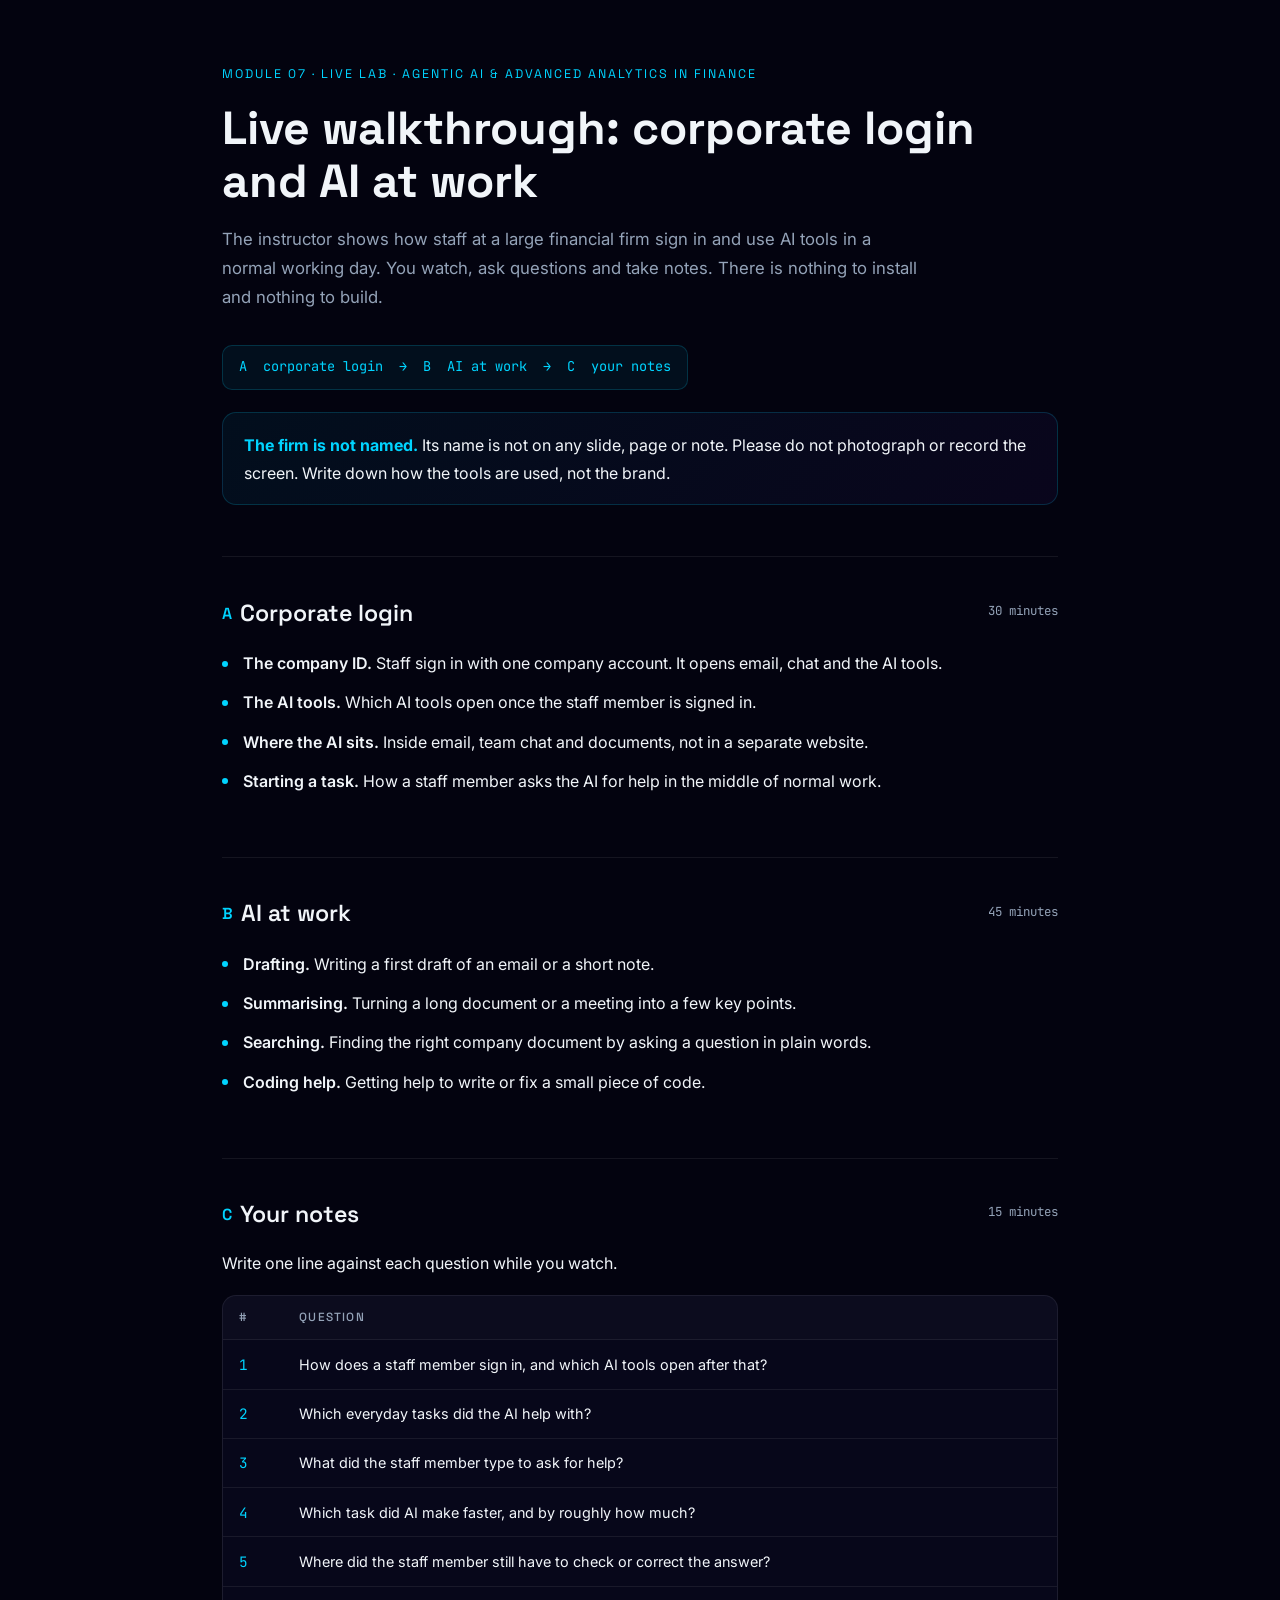
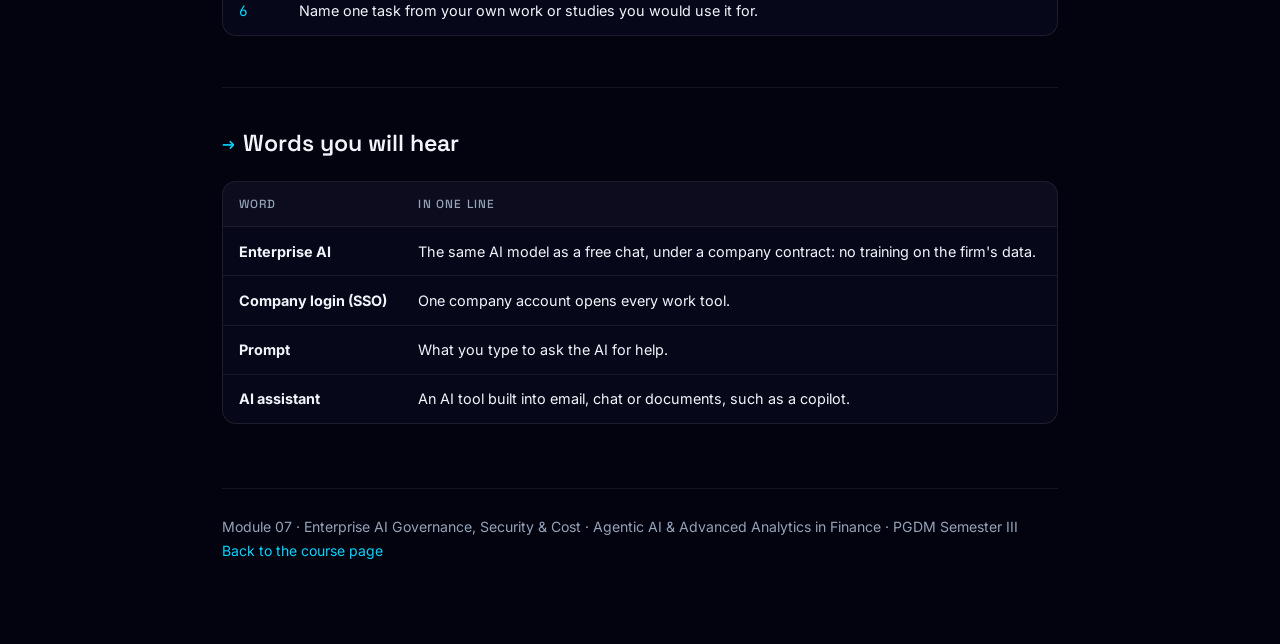
<file: labs/module-07-ai-governance-live.html>
<!doctype html>
<html lang="en">
<head>
<meta name="robots" content="noindex, nofollow, noarchive, nosnippet, noimageindex" />
<meta charset="utf-8">
<meta name="viewport" content="width=device-width, initial-scale=1">
<title>AI at Work, Live</title>
<meta name="description" content="Module 7 live lab: the instructor walks through a corporate login and the AI tools staff use every day at a large financial firm.">
<link rel="preconnect" href="https://fonts.googleapis.com">
<link rel="preconnect" href="https://fonts.gstatic.com" crossorigin>
<link href="https://fonts.googleapis.com/css2?family=Space+Grotesk:wght@400;500;600;700&family=Inter:wght@300;400;500;600&family=JetBrains+Mono:wght@400;500&display=swap" rel="stylesheet">
<style>
:root{--bg:#03030f;--bg2:#07071a;--c1:#00d4ff;--c2:#7c3aed;--c3:#f59e0b;--c4:#ef4444;--c5:#22c55e;--txt:#f1f5f9;--txt2:#94a3b8;--b1:rgba(0,212,255,.18)}
*{box-sizing:border-box;margin:0;padding:0}
body{background:var(--bg);color:var(--txt);font-family:'Inter',sans-serif;font-size:1rem;line-height:1.75;-webkit-font-smoothing:antialiased}
.wrap{max-width:880px;margin:0 auto;padding:4rem 1.4rem 5rem}
.eyebrow{font-family:'Space Grotesk',sans-serif;font-size:.78rem;letter-spacing:.16em;text-transform:uppercase;color:var(--c1);margin-bottom:1rem}
h1{font-family:'Space Grotesk',sans-serif;font-size:clamp(1.9rem,5vw,2.9rem);font-weight:700;line-height:1.15;margin-bottom:1rem}
.lede{color:var(--txt2);font-size:1.05rem;max-width:700px;margin-bottom:.6rem}
.pipe{display:inline-block;font-family:'JetBrains Mono',monospace;font-size:.85rem;color:var(--c1);background:rgba(0,212,255,.06);border:1px solid var(--b1);border-radius:10px;padding:.6rem 1rem;margin:1.4rem 0 0}
h2{font-family:'Space Grotesk',sans-serif;font-size:1.45rem;font-weight:600;margin:3.2rem 0 .9rem;padding-top:2.2rem;border-top:1px solid rgba(255,255,255,.07)}
h2 .n{color:var(--c1);font-size:1rem;vertical-align:.12em;margin-right:.5rem}
h2 .mins{float:right;font-family:'JetBrains Mono',monospace;font-size:.78rem;color:var(--txt2);font-weight:400;margin-top:.45rem}
h3{font-family:'Space Grotesk',sans-serif;font-size:1.05rem;font-weight:600;margin:1.8rem 0 .6rem}
p{margin-bottom:1rem}
p.dim{color:var(--txt2)}
ol.comp{list-style:none;counter-reset:c;margin:1.2rem 0}
ol.comp li{counter-increment:c;position:relative;padding:0 0 1.15rem 3rem}
ol.comp li::before{content:counter(c,decimal-leading-zero);position:absolute;left:0;top:.15rem;font-family:'Space Grotesk',sans-serif;font-size:.82rem;color:var(--c1);border:1px solid var(--b1);border-radius:8px;padding:.1rem .45rem;background:rgba(0,212,255,.05)}
ol.comp b,ul.plain b{color:var(--txt);font-weight:600}
ul.plain{list-style:none;margin:1rem 0}
ul.plain li{position:relative;padding:0 0 .7rem 1.3rem}
ul.plain li::before{content:"";position:absolute;left:0;top:.72rem;width:6px;height:6px;border-radius:50%;background:var(--c1)}
pre{background:var(--bg2);border:1px solid rgba(255,255,255,.09);border-radius:14px;padding:1.1rem 1.25rem;overflow-x:auto;margin:1.1rem 0 1.5rem;font-family:'JetBrains Mono',monospace;font-size:.83rem;line-height:1.6;color:#c9d6e3;white-space:pre-wrap}
.cmd{border-left:3px solid var(--c1)}
.tablewrap{overflow-x:auto;margin:1.1rem 0 1.5rem;border:1px solid rgba(255,255,255,.09);border-radius:14px;background:var(--bg2)}
table{border-collapse:collapse;width:100%;font-size:.9rem}
th,td{text-align:left;padding:.72rem .95rem;border-bottom:1px solid rgba(255,255,255,.07);vertical-align:top}
th{font-family:'Space Grotesk',sans-serif;font-size:.74rem;letter-spacing:.1em;text-transform:uppercase;color:var(--txt2);font-weight:500;background:rgba(255,255,255,.02)}
tbody tr:last-child td{border-bottom:none}
td.mk{font-family:'JetBrains Mono',monospace;color:var(--c1);white-space:nowrap}
.label{font-family:'Space Grotesk',sans-serif;font-size:.74rem;letter-spacing:.12em;text-transform:uppercase;color:var(--txt2);margin:1.6rem 0 .6rem}
.note{background:linear-gradient(135deg,rgba(0,212,255,.06),rgba(124,58,237,.06));border:1px solid var(--b1);border-radius:14px;padding:1.1rem 1.3rem;margin:1.4rem 0}
.note b{color:var(--c1)}
.free{border-color:rgba(245,158,11,.35);background:rgba(245,158,11,.05)}
.free b{color:var(--c3)}
.warn{border-color:rgba(239,68,68,.35);background:rgba(239,68,68,.05)}
.warn b{color:var(--c4)}
.zones{display:grid;grid-template-columns:repeat(auto-fit,minmax(200px,1fr));gap:.8rem;margin:1.2rem 0 1.5rem}
.zone{border-radius:14px;padding:.95rem 1.1rem;border:1px solid rgba(255,255,255,.1)}
.zone .z{font-family:'Space Grotesk',sans-serif;font-size:.74rem;letter-spacing:.1em;text-transform:uppercase;margin-bottom:.3rem}
.zone .c{font-family:'JetBrains Mono',monospace;font-size:1.5rem;font-weight:500;line-height:1.2}
.zg{background:rgba(34,197,94,.07);border-color:rgba(34,197,94,.3)}.zg .z,.zg .c{color:var(--c5)}
.zy{background:rgba(245,158,11,.07);border-color:rgba(245,158,11,.3)}.zy .z,.zy .c{color:var(--c3)}
.zr{background:rgba(239,68,68,.07);border-color:rgba(239,68,68,.3)}.zr .z,.zr .c{color:var(--c4)}
.zone p{font-size:.85rem;color:var(--txt2);margin:.35rem 0 0}
a{color:var(--c1);text-decoration:none}
a:hover{text-decoration:underline}
footer{margin-top:4rem;padding-top:1.6rem;border-top:1px solid rgba(255,255,255,.07);color:var(--txt2);font-size:.88rem}
</style>
</head>
<body>
<div class="wrap">

<div class="eyebrow">Module 07 &middot; Live Lab &middot; Agentic AI &amp; Advanced Analytics in Finance</div>
<h1>Live walkthrough: corporate login and AI at work</h1>
<p class="lede">The instructor shows how staff at a large financial firm sign in and use AI tools in a normal working day. You watch, ask questions and take notes. There is nothing to install and nothing to build.</p>
<div class="pipe">A &nbsp;corporate login &nbsp;&rarr;&nbsp; B &nbsp;AI at work &nbsp;&rarr;&nbsp; C &nbsp;your notes</div>

<div class="note"><b>The firm is not named.</b> Its name is not on any slide, page or note. Please do not photograph or record the screen. Write down how the tools are used, not the brand.</div>

<h2><span class="n">A</span>Corporate login<span class="mins">30 minutes</span></h2>
<ul class="plain">
<li><b>The company ID.</b> Staff sign in with one company account. It opens email, chat and the AI tools.</li>
<li><b>The AI tools.</b> Which AI tools open once the staff member is signed in.</li>
<li><b>Where the AI sits.</b> Inside email, team chat and documents, not in a separate website.</li>
<li><b>Starting a task.</b> How a staff member asks the AI for help in the middle of normal work.</li>
</ul>

<h2><span class="n">B</span>AI at work<span class="mins">45 minutes</span></h2>
<ul class="plain">
<li><b>Drafting.</b> Writing a first draft of an email or a short note.</li>
<li><b>Summarising.</b> Turning a long document or a meeting into a few key points.</li>
<li><b>Searching.</b> Finding the right company document by asking a question in plain words.</li>
<li><b>Coding help.</b> Getting help to write or fix a small piece of code.</li>
</ul>

<h2><span class="n">C</span>Your notes<span class="mins">15 minutes</span></h2>
<p>Write one line against each question while you watch.</p>
<div class="tablewrap"><table>
<thead><tr><th>#</th><th>Question</th></tr></thead>
<tbody>
<tr><td class="mk">1</td><td>How does a staff member sign in, and which AI tools open after that?</td></tr>
<tr><td class="mk">2</td><td>Which everyday tasks did the AI help with?</td></tr>
<tr><td class="mk">3</td><td>What did the staff member type to ask for help?</td></tr>
<tr><td class="mk">4</td><td>Which task did AI make faster, and by roughly how much?</td></tr>
<tr><td class="mk">5</td><td>Where did the staff member still have to check or correct the answer?</td></tr>
<tr><td class="mk">6</td><td>Name one task from your own work or studies you would use it for.</td></tr>
</tbody>
</table></div>

<h2><span class="n">&rarr;</span>Words you will hear</h2>
<div class="tablewrap"><table>
<thead><tr><th>Word</th><th>In one line</th></tr></thead>
<tbody>
<tr><td><b>Enterprise AI</b></td><td>The same AI model as a free chat, under a company contract: no training on the firm's data.</td></tr>
<tr><td><b>Company login (SSO)</b></td><td>One company account opens every work tool.</td></tr>
<tr><td><b>Prompt</b></td><td>What you type to ask the AI for help.</td></tr>
<tr><td><b>AI assistant</b></td><td>An AI tool built into email, chat or documents, such as a copilot.</td></tr>
</tbody>
</table></div>

<footer>
Module 07 &middot; Enterprise AI Governance, Security &amp; Cost &middot; Agentic AI &amp; Advanced Analytics in Finance &middot; PGDM Semester III<br>
<a href="../index.html">Back to the course page</a>
</footer>

</div>
</body>
</html>
</file>
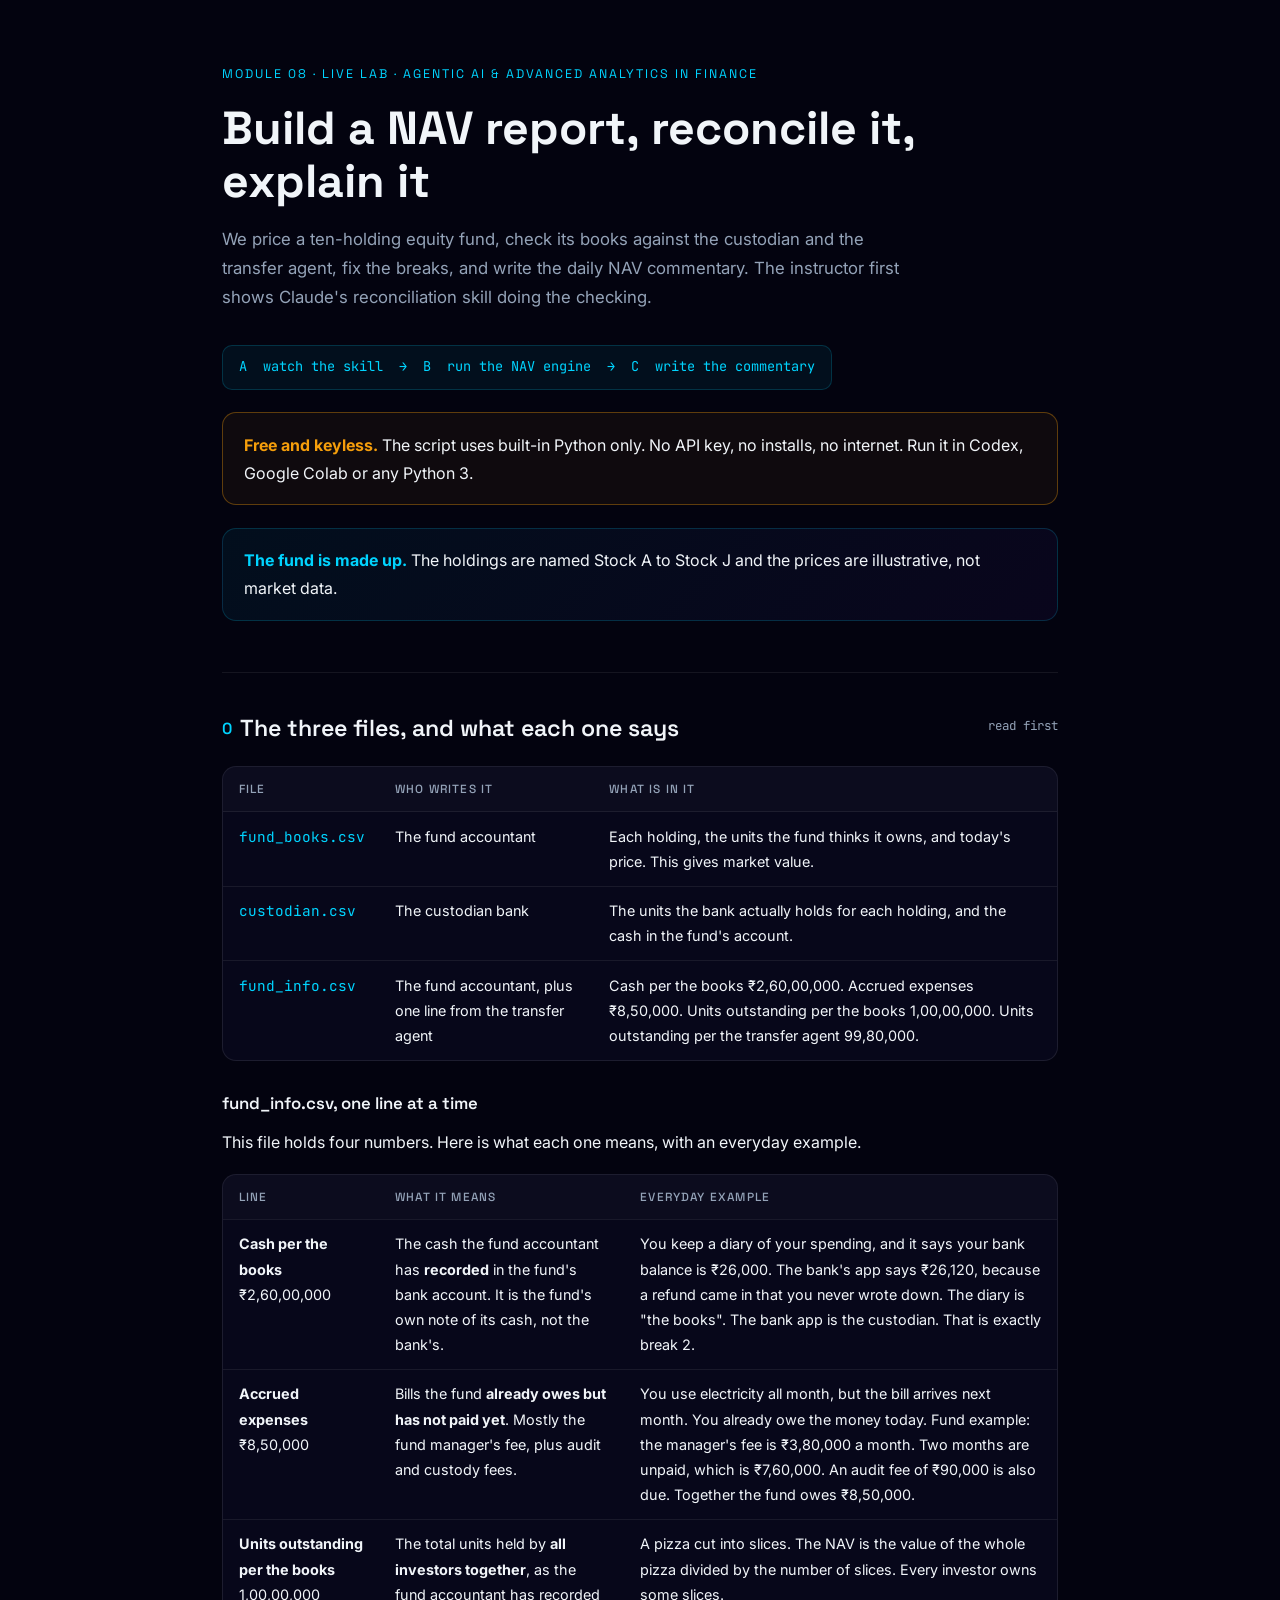
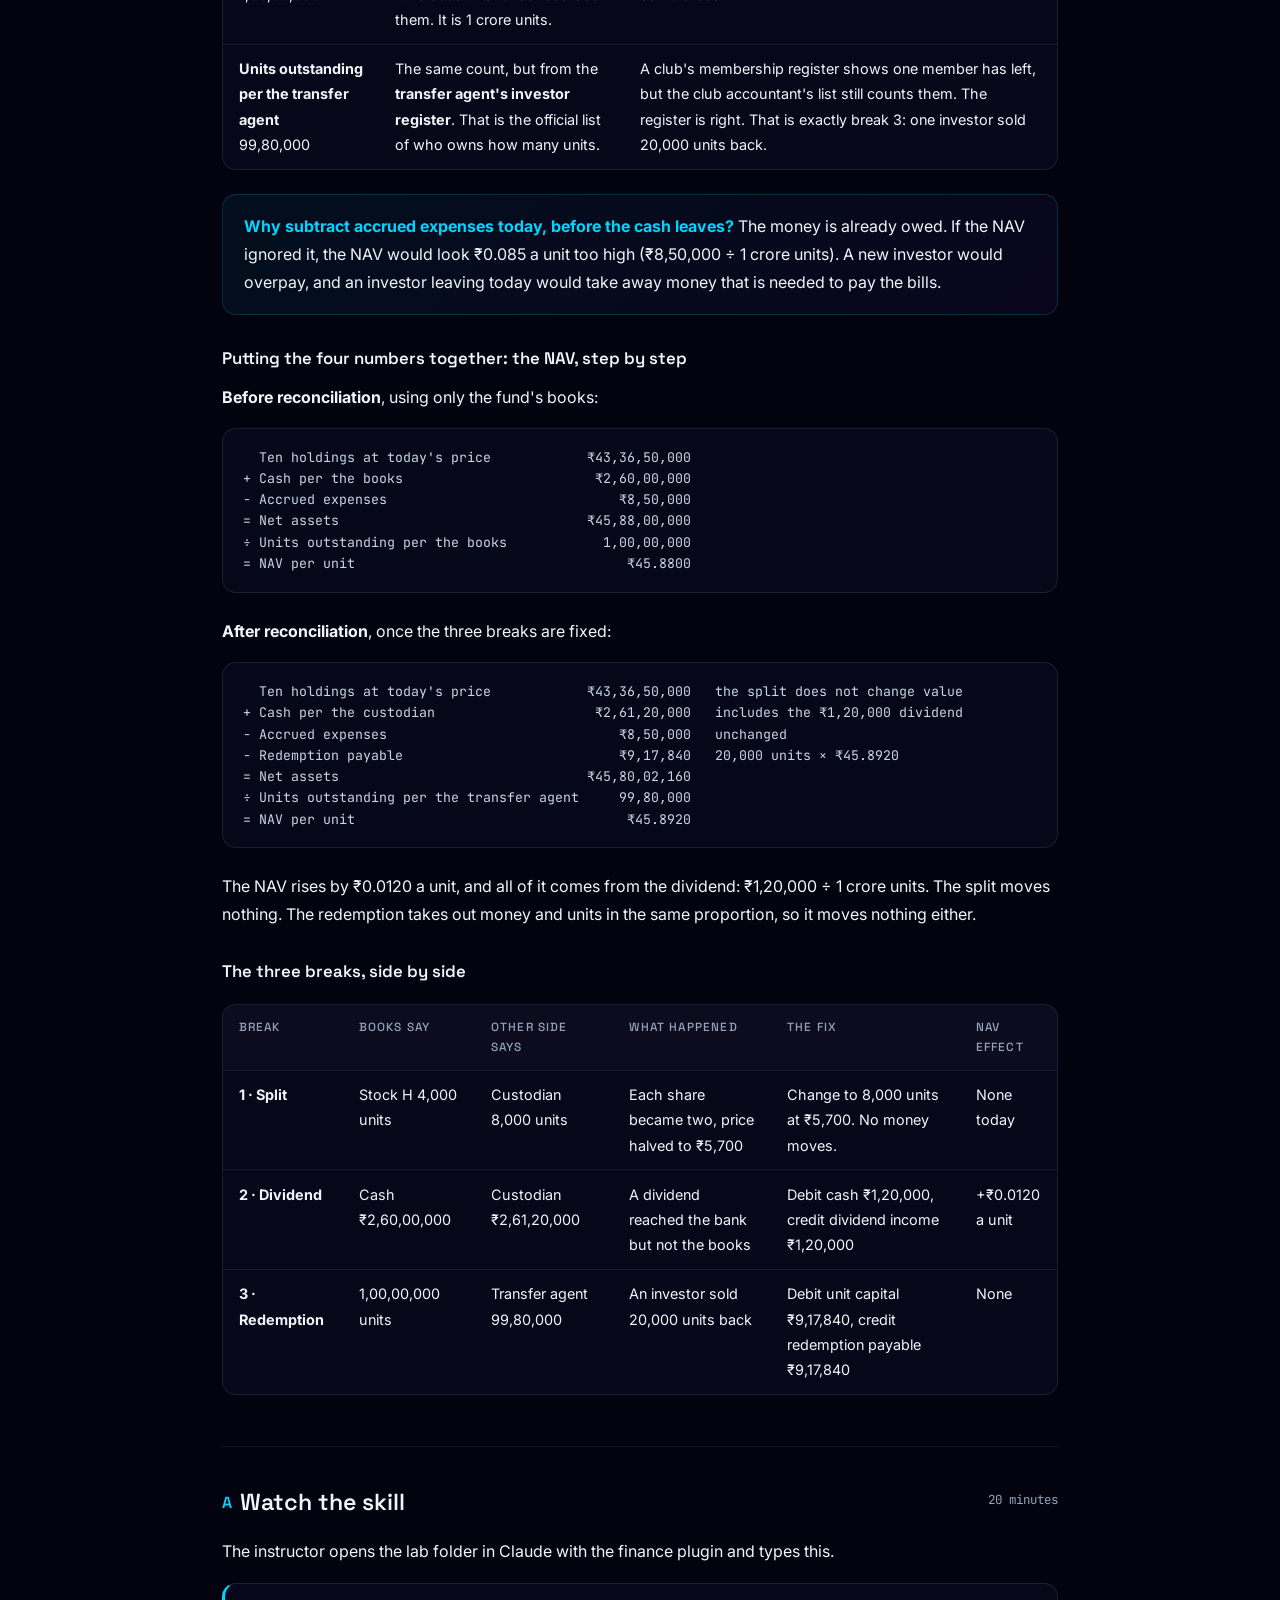
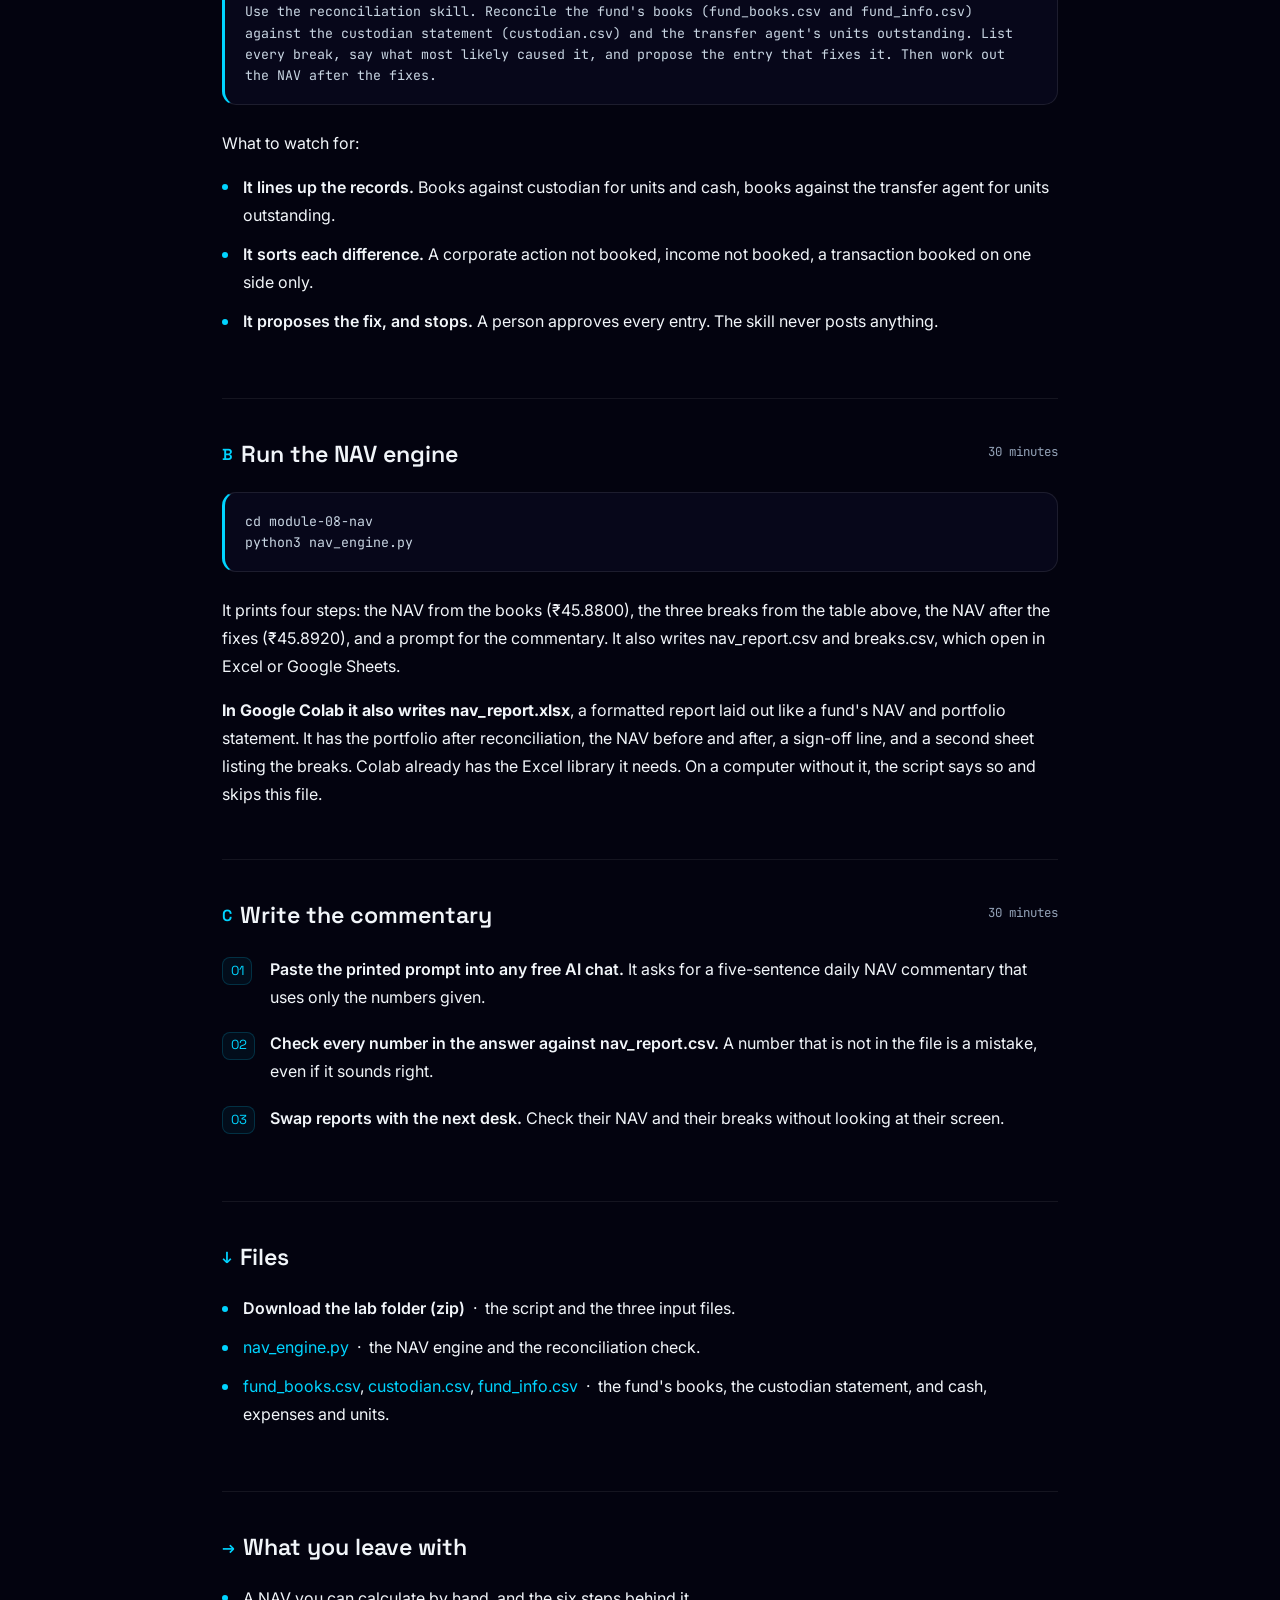
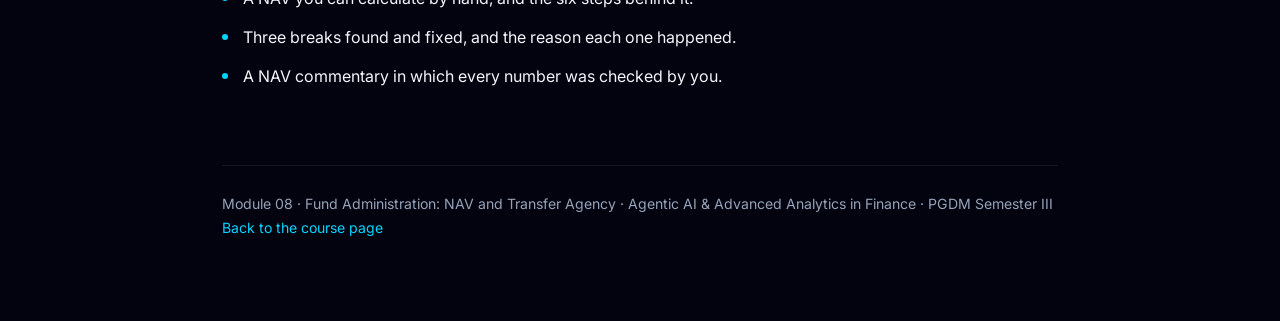
<file: labs/module-08-nav-live.html>
<!doctype html>
<html lang="en">
<head>
<meta name="robots" content="noindex, nofollow, noarchive, nosnippet, noimageindex" />
<meta charset="utf-8">
<meta name="viewport" content="width=device-width, initial-scale=1">
<title>NAV and Reconciliation, Live</title>
<meta name="description" content="Module 8 live lab: price a ten-holding fund, reconcile it against the custodian and the transfer agent, and draft the NAV commentary.">
<link rel="preconnect" href="https://fonts.googleapis.com">
<link rel="preconnect" href="https://fonts.gstatic.com" crossorigin>
<link href="https://fonts.googleapis.com/css2?family=Space+Grotesk:wght@400;500;600;700&family=Inter:wght@300;400;500;600&family=JetBrains+Mono:wght@400;500&display=swap" rel="stylesheet">
<style>
:root{--bg:#03030f;--bg2:#07071a;--c1:#00d4ff;--c2:#7c3aed;--c3:#f59e0b;--c4:#ef4444;--c5:#22c55e;--txt:#f1f5f9;--txt2:#94a3b8;--b1:rgba(0,212,255,.18)}
*{box-sizing:border-box;margin:0;padding:0}
body{background:var(--bg);color:var(--txt);font-family:'Inter',sans-serif;font-size:1rem;line-height:1.75;-webkit-font-smoothing:antialiased}
.wrap{max-width:880px;margin:0 auto;padding:4rem 1.4rem 5rem}
.eyebrow{font-family:'Space Grotesk',sans-serif;font-size:.78rem;letter-spacing:.16em;text-transform:uppercase;color:var(--c1);margin-bottom:1rem}
h1{font-family:'Space Grotesk',sans-serif;font-size:clamp(1.9rem,5vw,2.9rem);font-weight:700;line-height:1.15;margin-bottom:1rem}
.lede{color:var(--txt2);font-size:1.05rem;max-width:700px;margin-bottom:.6rem}
.pipe{display:inline-block;font-family:'JetBrains Mono',monospace;font-size:.85rem;color:var(--c1);background:rgba(0,212,255,.06);border:1px solid var(--b1);border-radius:10px;padding:.6rem 1rem;margin:1.4rem 0 0}
h2{font-family:'Space Grotesk',sans-serif;font-size:1.45rem;font-weight:600;margin:3.2rem 0 .9rem;padding-top:2.2rem;border-top:1px solid rgba(255,255,255,.07)}
h2 .n{color:var(--c1);font-size:1rem;vertical-align:.12em;margin-right:.5rem}
h2 .mins{float:right;font-family:'JetBrains Mono',monospace;font-size:.78rem;color:var(--txt2);font-weight:400;margin-top:.45rem}
h3{font-family:'Space Grotesk',sans-serif;font-size:1.05rem;font-weight:600;margin:1.8rem 0 .6rem}
p{margin-bottom:1rem}
p.dim{color:var(--txt2)}
ol.comp{list-style:none;counter-reset:c;margin:1.2rem 0}
ol.comp li{counter-increment:c;position:relative;padding:0 0 1.15rem 3rem}
ol.comp li::before{content:counter(c,decimal-leading-zero);position:absolute;left:0;top:.15rem;font-family:'Space Grotesk',sans-serif;font-size:.82rem;color:var(--c1);border:1px solid var(--b1);border-radius:8px;padding:.1rem .45rem;background:rgba(0,212,255,.05)}
ol.comp b,ul.plain b{color:var(--txt);font-weight:600}
ul.plain{list-style:none;margin:1rem 0}
ul.plain li{position:relative;padding:0 0 .7rem 1.3rem}
ul.plain li::before{content:"";position:absolute;left:0;top:.72rem;width:6px;height:6px;border-radius:50%;background:var(--c1)}
pre{background:var(--bg2);border:1px solid rgba(255,255,255,.09);border-radius:14px;padding:1.1rem 1.25rem;overflow-x:auto;margin:1.1rem 0 1.5rem;font-family:'JetBrains Mono',monospace;font-size:.83rem;line-height:1.6;color:#c9d6e3;white-space:pre-wrap}
.cmd{border-left:3px solid var(--c1)}
.tablewrap{overflow-x:auto;margin:1.1rem 0 1.5rem;border:1px solid rgba(255,255,255,.09);border-radius:14px;background:var(--bg2)}
table{border-collapse:collapse;width:100%;font-size:.9rem}
th,td{text-align:left;padding:.72rem .95rem;border-bottom:1px solid rgba(255,255,255,.07);vertical-align:top}
th{font-family:'Space Grotesk',sans-serif;font-size:.74rem;letter-spacing:.1em;text-transform:uppercase;color:var(--txt2);font-weight:500;background:rgba(255,255,255,.02)}
tbody tr:last-child td{border-bottom:none}
td.mk{font-family:'JetBrains Mono',monospace;color:var(--c1);white-space:nowrap}
.label{font-family:'Space Grotesk',sans-serif;font-size:.74rem;letter-spacing:.12em;text-transform:uppercase;color:var(--txt2);margin:1.6rem 0 .6rem}
.note{background:linear-gradient(135deg,rgba(0,212,255,.06),rgba(124,58,237,.06));border:1px solid var(--b1);border-radius:14px;padding:1.1rem 1.3rem;margin:1.4rem 0}
.note b{color:var(--c1)}
.free{border-color:rgba(245,158,11,.35);background:rgba(245,158,11,.05)}
.free b{color:var(--c3)}
.warn{border-color:rgba(239,68,68,.35);background:rgba(239,68,68,.05)}
.warn b{color:var(--c4)}
.zones{display:grid;grid-template-columns:repeat(auto-fit,minmax(200px,1fr));gap:.8rem;margin:1.2rem 0 1.5rem}
.zone{border-radius:14px;padding:.95rem 1.1rem;border:1px solid rgba(255,255,255,.1)}
.zone .z{font-family:'Space Grotesk',sans-serif;font-size:.74rem;letter-spacing:.1em;text-transform:uppercase;margin-bottom:.3rem}
.zone .c{font-family:'JetBrains Mono',monospace;font-size:1.5rem;font-weight:500;line-height:1.2}
.zg{background:rgba(34,197,94,.07);border-color:rgba(34,197,94,.3)}.zg .z,.zg .c{color:var(--c5)}
.zy{background:rgba(245,158,11,.07);border-color:rgba(245,158,11,.3)}.zy .z,.zy .c{color:var(--c3)}
.zr{background:rgba(239,68,68,.07);border-color:rgba(239,68,68,.3)}.zr .z,.zr .c{color:var(--c4)}
.zone p{font-size:.85rem;color:var(--txt2);margin:.35rem 0 0}
a{color:var(--c1);text-decoration:none}
a:hover{text-decoration:underline}
footer{margin-top:4rem;padding-top:1.6rem;border-top:1px solid rgba(255,255,255,.07);color:var(--txt2);font-size:.88rem}
</style>
</head>
<body>
<div class="wrap">

<div class="eyebrow">Module 08 &middot; Live Lab &middot; Agentic AI &amp; Advanced Analytics in Finance</div>
<h1>Build a NAV report, reconcile it, explain it</h1>
<p class="lede">We price a ten-holding equity fund, check its books against the custodian and the transfer agent, fix the breaks, and write the daily NAV commentary. The instructor first shows Claude's reconciliation skill doing the checking.</p>
<div class="pipe">A &nbsp;watch the skill &nbsp;&rarr;&nbsp; B &nbsp;run the NAV engine &nbsp;&rarr;&nbsp; C &nbsp;write the commentary</div>

<div class="note free"><b>Free and keyless.</b> The script uses built-in Python only. No API key, no installs, no internet. Run it in Codex, Google Colab or any Python 3.</div>
<div class="note"><b>The fund is made up.</b> The holdings are named Stock A to Stock J and the prices are illustrative, not market data.</div>

<h2><span class="n">0</span>The three files, and what each one says<span class="mins">read first</span></h2>
<div class="tablewrap"><table>
<thead><tr><th>File</th><th>Who writes it</th><th>What is in it</th></tr></thead>
<tbody>
<tr><td class="mk">fund_books.csv</td><td>The fund accountant</td><td>Each holding, the units the fund thinks it owns, and today's price. This gives market value.</td></tr>
<tr><td class="mk">custodian.csv</td><td>The custodian bank</td><td>The units the bank actually holds for each holding, and the cash in the fund's account.</td></tr>
<tr><td class="mk">fund_info.csv</td><td>The fund accountant, plus one line from the transfer agent</td><td>Cash per the books ₹2,60,00,000. Accrued expenses ₹8,50,000. Units outstanding per the books 1,00,00,000. Units outstanding per the transfer agent 99,80,000.</td></tr>
</tbody>
</table></div>
<h3>fund_info.csv, one line at a time</h3>
<p>This file holds four numbers. Here is what each one means, with an everyday example.</p>

<div class="tablewrap"><table>
<thead><tr><th>Line</th><th>What it means</th><th>Everyday example</th></tr></thead>
<tbody>
<tr><td><b>Cash per the books</b><br><span class="mk">₹2,60,00,000</span></td>
<td>The cash the fund accountant has <b>recorded</b> in the fund's bank account. It is the fund's own note of its cash, not the bank's.</td>
<td>You keep a diary of your spending, and it says your bank balance is ₹26,000. The bank's app says ₹26,120, because a refund came in that you never wrote down. The diary is "the books". The bank app is the custodian. That is exactly break 2.</td></tr>
<tr><td><b>Accrued expenses</b><br><span class="mk">₹8,50,000</span></td>
<td>Bills the fund <b>already owes but has not paid yet</b>. Mostly the fund manager's fee, plus audit and custody fees.</td>
<td>You use electricity all month, but the bill arrives next month. You already owe the money today. Fund example: the manager's fee is ₹3,80,000 a month. Two months are unpaid, which is ₹7,60,000. An audit fee of ₹90,000 is also due. Together the fund owes ₹8,50,000.</td></tr>
<tr><td><b>Units outstanding per the books</b><br><span class="mk">1,00,00,000</span></td>
<td>The total units held by <b>all investors together</b>, as the fund accountant has recorded them. It is 1 crore units.</td>
<td>A pizza cut into slices. The NAV is the value of the whole pizza divided by the number of slices. Every investor owns some slices.</td></tr>
<tr><td><b>Units outstanding per the transfer agent</b><br><span class="mk">99,80,000</span></td>
<td>The same count, but from the <b>transfer agent's investor register</b>. That is the official list of who owns how many units.</td>
<td>A club's membership register shows one member has left, but the club accountant's list still counts them. The register is right. That is exactly break 3: one investor sold 20,000 units back.</td></tr>
</tbody>
</table></div>

<div class="note"><b>Why subtract accrued expenses today, before the cash leaves?</b> The money is already owed. If the NAV ignored it, the NAV would look ₹0.085 a unit too high (₹8,50,000 ÷ 1 crore units). A new investor would overpay, and an investor leaving today would take away money that is needed to pay the bills.</div>

<h3>Putting the four numbers together: the NAV, step by step</h3>
<p><b>Before reconciliation</b>, using only the fund's books:</p>
<pre>  Ten holdings at today's price            ₹43,36,50,000
+ Cash per the books                        ₹2,60,00,000
− Accrued expenses                             ₹8,50,000
= Net assets                               ₹45,88,00,000
÷ Units outstanding per the books            1,00,00,000
= NAV per unit                                  ₹45.8800</pre>
<p><b>After reconciliation</b>, once the three breaks are fixed:</p>
<pre>  Ten holdings at today's price            ₹43,36,50,000   the split does not change value
+ Cash per the custodian                    ₹2,61,20,000   includes the ₹1,20,000 dividend
− Accrued expenses                             ₹8,50,000   unchanged
− Redemption payable                           ₹9,17,840   20,000 units × ₹45.8920
= Net assets                               ₹45,80,02,160
÷ Units outstanding per the transfer agent     99,80,000
= NAV per unit                                  ₹45.8920</pre>
<p>The NAV rises by ₹0.0120 a unit, and all of it comes from the dividend: ₹1,20,000 ÷ 1 crore units. The split moves nothing. The redemption takes out money and units in the same proportion, so it moves nothing either.</p>

<h3>The three breaks, side by side</h3>
<div class="tablewrap"><table>
<thead><tr><th>Break</th><th>Books say</th><th>Other side says</th><th>What happened</th><th>The fix</th><th>NAV effect</th></tr></thead>
<tbody>
<tr><td><b>1 · Split</b></td><td>Stock H 4,000 units</td><td>Custodian 8,000 units</td><td>Each share became two, price halved to ₹5,700</td><td>Change to 8,000 units at ₹5,700. No money moves.</td><td>None today</td></tr>
<tr><td><b>2 · Dividend</b></td><td>Cash ₹2,60,00,000</td><td>Custodian ₹2,61,20,000</td><td>A dividend reached the bank but not the books</td><td>Debit cash ₹1,20,000, credit dividend income ₹1,20,000</td><td>+₹0.0120 a unit</td></tr>
<tr><td><b>3 · Redemption</b></td><td>1,00,00,000 units</td><td>Transfer agent 99,80,000</td><td>An investor sold 20,000 units back</td><td>Debit unit capital ₹9,17,840, credit redemption payable ₹9,17,840</td><td>None</td></tr>
</tbody>
</table></div>

<h2><span class="n">A</span>Watch the skill<span class="mins">20 minutes</span></h2>
<p>The instructor opens the lab folder in Claude with the finance plugin and types this.</p>
<pre class="cmd">Use the reconciliation skill. Reconcile the fund's books (fund_books.csv and fund_info.csv) against the custodian statement (custodian.csv) and the transfer agent's units outstanding. List every break, say what most likely caused it, and propose the entry that fixes it. Then work out the NAV after the fixes.</pre>
<p>What to watch for:</p>
<ul class="plain">
<li><b>It lines up the records.</b> Books against custodian for units and cash, books against the transfer agent for units outstanding.</li>
<li><b>It sorts each difference.</b> A corporate action not booked, income not booked, a transaction booked on one side only.</li>
<li><b>It proposes the fix, and stops.</b> A person approves every entry. The skill never posts anything.</li>
</ul>

<h2><span class="n">B</span>Run the NAV engine<span class="mins">30 minutes</span></h2>
<pre class="cmd">cd module-08-nav
python3 nav_engine.py</pre>
<p>It prints four steps: the NAV from the books (₹45.8800), the three breaks from the table above, the NAV after the fixes (₹45.8920), and a prompt for the commentary. It also writes nav_report.csv and breaks.csv, which open in Excel or Google Sheets.</p>
<p><b>In Google Colab it also writes nav_report.xlsx</b>, a formatted report laid out like a fund's NAV and portfolio statement. It has the portfolio after reconciliation, the NAV before and after, a sign-off line, and a second sheet listing the breaks. Colab already has the Excel library it needs. On a computer without it, the script says so and skips this file.</p>

<h2><span class="n">C</span>Write the commentary<span class="mins">30 minutes</span></h2>
<ol class="comp">
<li><b>Paste the printed prompt into any free AI chat.</b> It asks for a five-sentence daily NAV commentary that uses only the numbers given.</li>
<li><b>Check every number in the answer against nav_report.csv.</b> A number that is not in the file is a mistake, even if it sounds right.</li>
<li><b>Swap reports with the next desk.</b> Check their NAV and their breaks without looking at their screen.</li>
</ol>

<h2><span class="n">&darr;</span>Files</h2>
<ul class="plain">
<li><a href="module-08-nav.zip" download><b>Download the lab folder (zip)</b></a> &nbsp;&middot;&nbsp; the script and the three input files.</li>
<li><a href="module-08-nav/nav_engine.py" download>nav_engine.py</a> &nbsp;&middot;&nbsp; the NAV engine and the reconciliation check.</li>
<li><a href="module-08-nav/fund_books.csv" download>fund_books.csv</a>, <a href="module-08-nav/custodian.csv" download>custodian.csv</a>, <a href="module-08-nav/fund_info.csv" download>fund_info.csv</a> &nbsp;&middot;&nbsp; the fund's books, the custodian statement, and cash, expenses and units.</li>
</ul>

<h2><span class="n">&rarr;</span>What you leave with</h2>
<ul class="plain">
<li>A NAV you can calculate by hand, and the six steps behind it.</li>
<li>Three breaks found and fixed, and the reason each one happened.</li>
<li>A NAV commentary in which every number was checked by you.</li>
</ul>

<footer>
Module 08 &middot; Fund Administration: NAV and Transfer Agency &middot; Agentic AI &amp; Advanced Analytics in Finance &middot; PGDM Semester III<br>
<a href="../index.html">Back to the course page</a>
</footer>

</div>
</body>
</html>
</file>
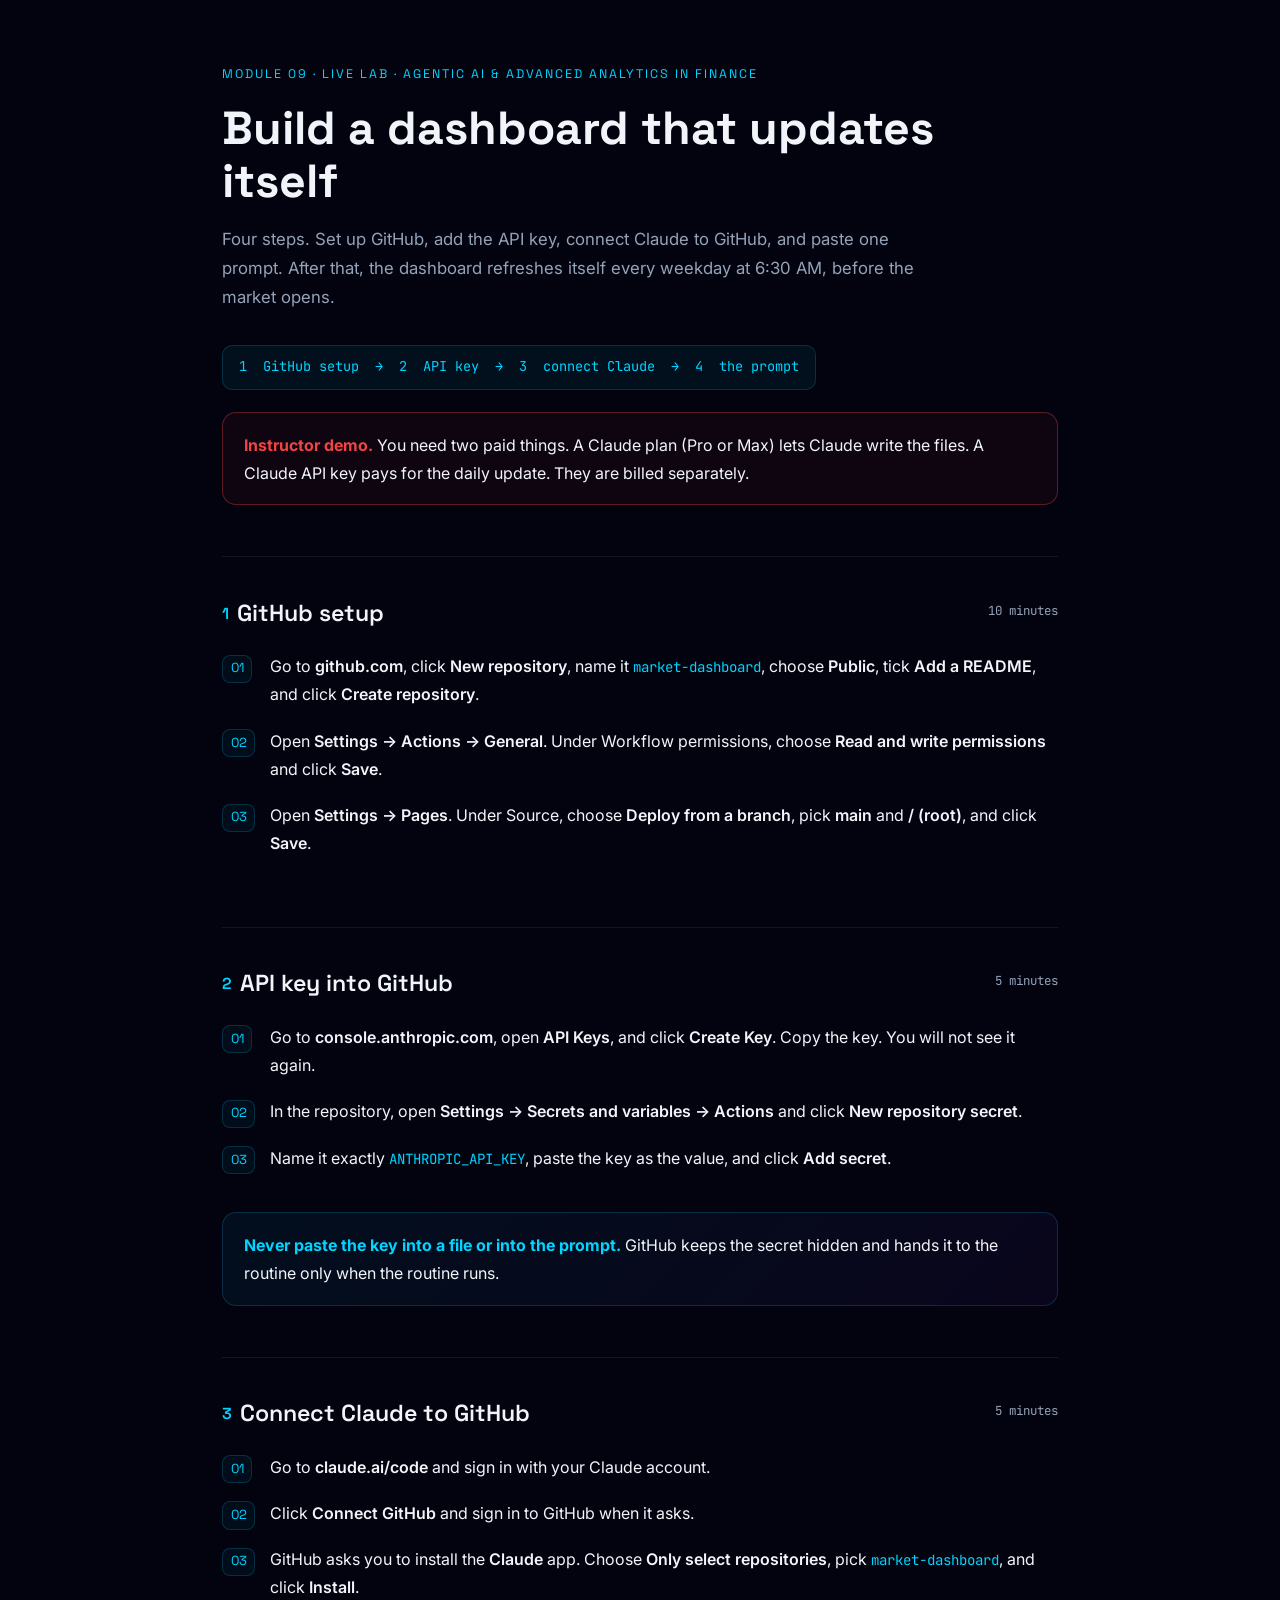
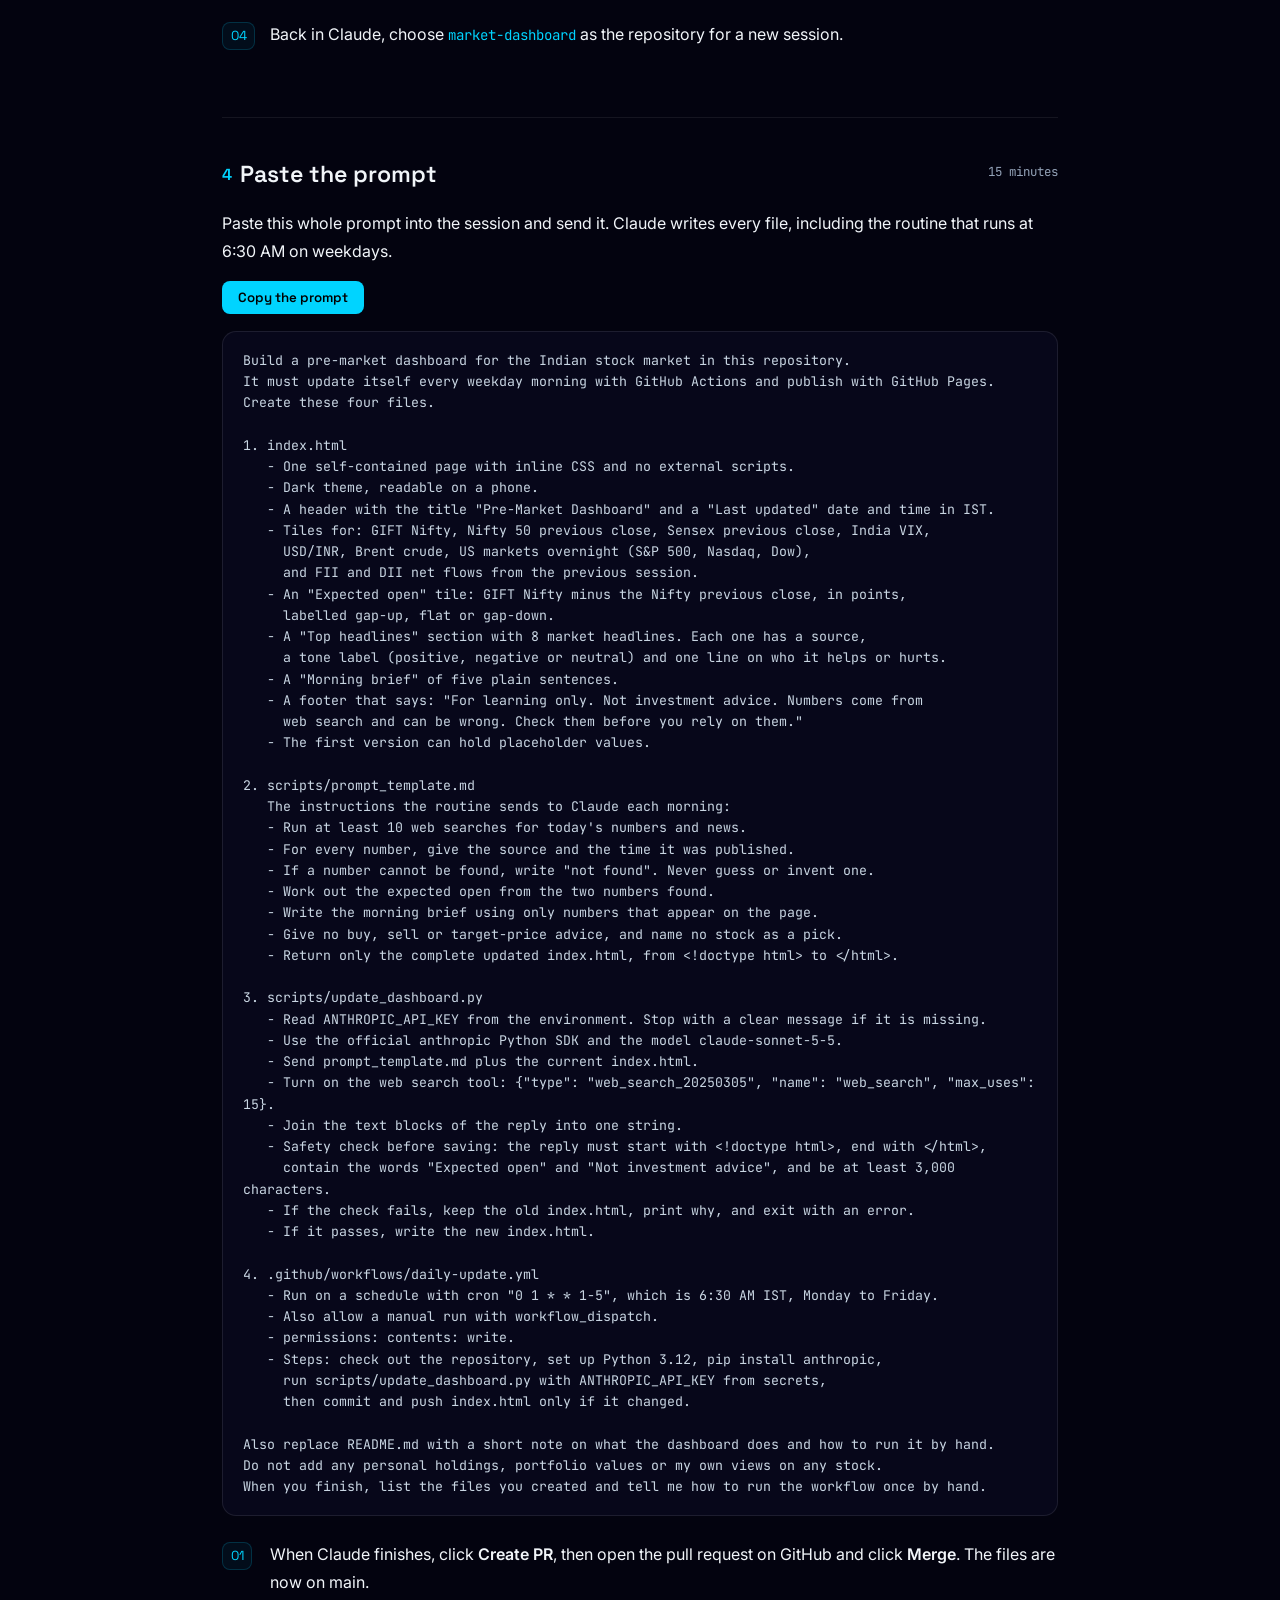
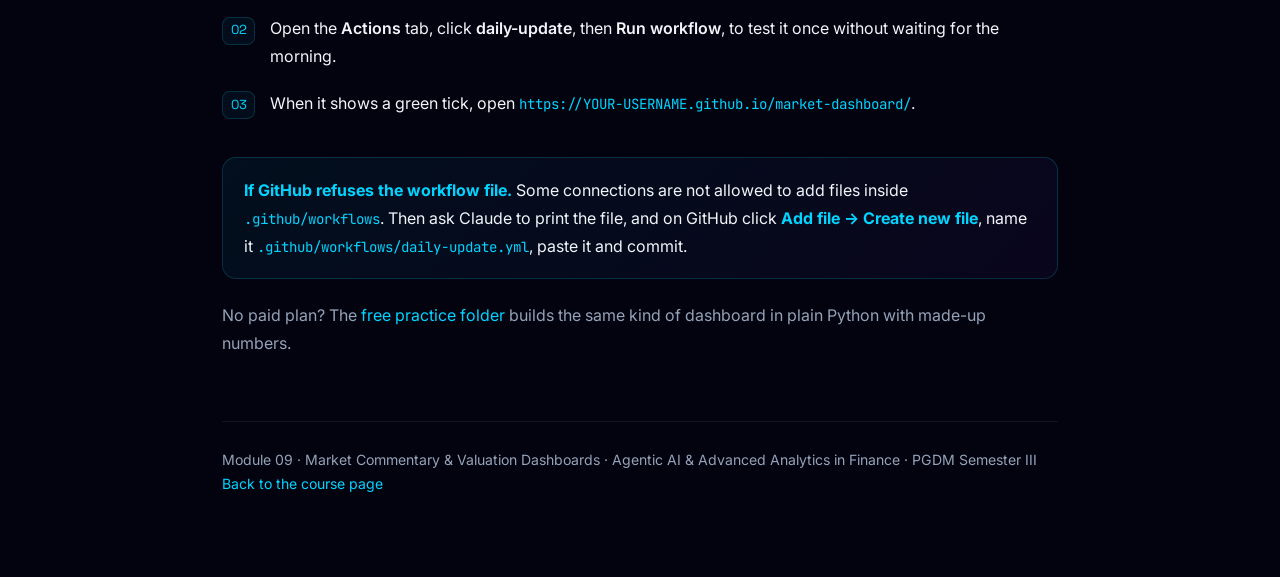
<file: labs/module-09-dashboard-live.html>
<!doctype html>
<html lang="en">
<head>
<meta name="robots" content="noindex, nofollow, noarchive, nosnippet, noimageindex" />
<meta charset="utf-8">
<meta name="viewport" content="width=device-width, initial-scale=1">
<title>Pre-Market Dashboard, Live</title>
<meta name="description" content="Module 9 live project: set up GitHub, add an API key, paste one prompt into Claude Code and schedule a pre-market dashboard that updates itself.">
<link rel="preconnect" href="https://fonts.googleapis.com">
<link rel="preconnect" href="https://fonts.gstatic.com" crossorigin>
<link href="https://fonts.googleapis.com/css2?family=Space+Grotesk:wght@400;500;600;700&family=Inter:wght@300;400;500;600&family=JetBrains+Mono:wght@400;500&display=swap" rel="stylesheet">
<style>
:root{--bg:#03030f;--bg2:#07071a;--c1:#00d4ff;--c2:#7c3aed;--c3:#f59e0b;--c4:#ef4444;--c5:#22c55e;--txt:#f1f5f9;--txt2:#94a3b8;--b1:rgba(0,212,255,.18)}
*{box-sizing:border-box;margin:0;padding:0}
body{background:var(--bg);color:var(--txt);font-family:'Inter',sans-serif;font-size:1rem;line-height:1.75;-webkit-font-smoothing:antialiased}
.wrap{max-width:880px;margin:0 auto;padding:4rem 1.4rem 5rem}
.eyebrow{font-family:'Space Grotesk',sans-serif;font-size:.78rem;letter-spacing:.16em;text-transform:uppercase;color:var(--c1);margin-bottom:1rem}
h1{font-family:'Space Grotesk',sans-serif;font-size:clamp(1.9rem,5vw,2.9rem);font-weight:700;line-height:1.15;margin-bottom:1rem}
.lede{color:var(--txt2);font-size:1.05rem;max-width:700px;margin-bottom:.6rem}
.pipe{display:inline-block;font-family:'JetBrains Mono',monospace;font-size:.85rem;color:var(--c1);background:rgba(0,212,255,.06);border:1px solid var(--b1);border-radius:10px;padding:.6rem 1rem;margin:1.4rem 0 0}
h2{font-family:'Space Grotesk',sans-serif;font-size:1.45rem;font-weight:600;margin:3.2rem 0 .9rem;padding-top:2.2rem;border-top:1px solid rgba(255,255,255,.07)}
h2 .n{color:var(--c1);font-size:1rem;vertical-align:.12em;margin-right:.5rem}
h2 .mins{float:right;font-family:'JetBrains Mono',monospace;font-size:.78rem;color:var(--txt2);font-weight:400;margin-top:.45rem}
h3{font-family:'Space Grotesk',sans-serif;font-size:1.05rem;font-weight:600;margin:1.8rem 0 .6rem}
p{margin-bottom:1rem}
p.dim{color:var(--txt2)}
ol.comp{list-style:none;counter-reset:c;margin:1.2rem 0}
ol.comp li{counter-increment:c;position:relative;padding:0 0 1.15rem 3rem}
ol.comp li::before{content:counter(c,decimal-leading-zero);position:absolute;left:0;top:.15rem;font-family:'Space Grotesk',sans-serif;font-size:.82rem;color:var(--c1);border:1px solid var(--b1);border-radius:8px;padding:.1rem .45rem;background:rgba(0,212,255,.05)}
ol.comp b,ul.plain b{color:var(--txt);font-weight:600}
ul.plain{list-style:none;margin:1rem 0}
ul.plain li{position:relative;padding:0 0 .7rem 1.3rem}
ul.plain li::before{content:"";position:absolute;left:0;top:.72rem;width:6px;height:6px;border-radius:50%;background:var(--c1)}
pre{background:var(--bg2);border:1px solid rgba(255,255,255,.09);border-radius:14px;padding:1.1rem 1.25rem;overflow-x:auto;margin:1.1rem 0 1.5rem;font-family:'JetBrains Mono',monospace;font-size:.83rem;line-height:1.6;color:#c9d6e3;white-space:pre-wrap}
.cmd{border-left:3px solid var(--c1)}
.tablewrap{overflow-x:auto;margin:1.1rem 0 1.5rem;border:1px solid rgba(255,255,255,.09);border-radius:14px;background:var(--bg2)}
table{border-collapse:collapse;width:100%;font-size:.9rem}
th,td{text-align:left;padding:.72rem .95rem;border-bottom:1px solid rgba(255,255,255,.07);vertical-align:top}
th{font-family:'Space Grotesk',sans-serif;font-size:.74rem;letter-spacing:.1em;text-transform:uppercase;color:var(--txt2);font-weight:500;background:rgba(255,255,255,.02)}
tbody tr:last-child td{border-bottom:none}
td.mk{font-family:'JetBrains Mono',monospace;color:var(--c1);white-space:nowrap}
.label{font-family:'Space Grotesk',sans-serif;font-size:.74rem;letter-spacing:.12em;text-transform:uppercase;color:var(--txt2);margin:1.6rem 0 .6rem}
.note{background:linear-gradient(135deg,rgba(0,212,255,.06),rgba(124,58,237,.06));border:1px solid var(--b1);border-radius:14px;padding:1.1rem 1.3rem;margin:1.4rem 0}
.note b{color:var(--c1)}
.free{border-color:rgba(245,158,11,.35);background:rgba(245,158,11,.05)}
.free b{color:var(--c3)}
.warn{border-color:rgba(239,68,68,.35);background:rgba(239,68,68,.05)}
.warn b{color:var(--c4)}
.zones{display:grid;grid-template-columns:repeat(auto-fit,minmax(200px,1fr));gap:.8rem;margin:1.2rem 0 1.5rem}
.zone{border-radius:14px;padding:.95rem 1.1rem;border:1px solid rgba(255,255,255,.1)}
.zone .z{font-family:'Space Grotesk',sans-serif;font-size:.74rem;letter-spacing:.1em;text-transform:uppercase;margin-bottom:.3rem}
.zone .c{font-family:'JetBrains Mono',monospace;font-size:1.5rem;font-weight:500;line-height:1.2}
.zg{background:rgba(34,197,94,.07);border-color:rgba(34,197,94,.3)}.zg .z,.zg .c{color:var(--c5)}
.zy{background:rgba(245,158,11,.07);border-color:rgba(245,158,11,.3)}.zy .z,.zy .c{color:var(--c3)}
.zr{background:rgba(239,68,68,.07);border-color:rgba(239,68,68,.3)}.zr .z,.zr .c{color:var(--c4)}
.zone p{font-size:.85rem;color:var(--txt2);margin:.35rem 0 0}
a{color:var(--c1);text-decoration:none}
a:hover{text-decoration:underline}
footer{margin-top:4rem;padding-top:1.6rem;border-top:1px solid rgba(255,255,255,.07);color:var(--txt2);font-size:.88rem}
code{font-family:'JetBrains Mono',monospace;font-size:.88em;color:var(--c1)}
.copy{font-family:'Space Grotesk',sans-serif;background:var(--c1);color:#000;border:0;border-radius:8px;padding:.5rem 1rem;cursor:pointer;font-weight:600}
#prompt{white-space:pre-wrap}
</style>

</head>
<body>
<div class="wrap">

<div class="eyebrow">Module 09 &middot; Live Lab &middot; Agentic AI &amp; Advanced Analytics in Finance</div>
<h1>Build a dashboard that updates itself</h1>
<p class="lede">Four steps. Set up GitHub, add the API key, connect Claude to GitHub, and paste one prompt. After that, the dashboard refreshes itself every weekday at 6:30 AM, before the market opens.</p>
<div class="pipe">1 &nbsp;GitHub setup &nbsp;&rarr;&nbsp; 2 &nbsp;API key &nbsp;&rarr;&nbsp; 3 &nbsp;connect Claude &nbsp;&rarr;&nbsp; 4 &nbsp;the prompt</div>

<div class="note warn"><b>Instructor demo.</b> You need two paid things. A Claude plan (Pro or Max) lets Claude write the files. A Claude API key pays for the daily update. They are billed separately.</div>

<h2><span class="n">1</span>GitHub setup<span class="mins">10 minutes</span></h2>
<ol class="comp">
<li>Go to <b>github.com</b>, click <b>New repository</b>, name it <code>market-dashboard</code>, choose <b>Public</b>, tick <b>Add a README</b>, and click <b>Create repository</b>.</li>
<li>Open <b>Settings &rarr; Actions &rarr; General</b>. Under Workflow permissions, choose <b>Read and write permissions</b> and click <b>Save</b>.</li>
<li>Open <b>Settings &rarr; Pages</b>. Under Source, choose <b>Deploy from a branch</b>, pick <b>main</b> and <b>/ (root)</b>, and click <b>Save</b>.</li>
</ol>

<h2><span class="n">2</span>API key into GitHub<span class="mins">5 minutes</span></h2>
<ol class="comp">
<li>Go to <b>console.anthropic.com</b>, open <b>API Keys</b>, and click <b>Create Key</b>. Copy the key. You will not see it again.</li>
<li>In the repository, open <b>Settings &rarr; Secrets and variables &rarr; Actions</b> and click <b>New repository secret</b>.</li>
<li>Name it exactly <code>ANTHROPIC_API_KEY</code>, paste the key as the value, and click <b>Add secret</b>.</li>
</ol>
<div class="note"><b>Never paste the key into a file or into the prompt.</b> GitHub keeps the secret hidden and hands it to the routine only when the routine runs.</div>

<h2><span class="n">3</span>Connect Claude to GitHub<span class="mins">5 minutes</span></h2>
<ol class="comp">
<li>Go to <b>claude.ai/code</b> and sign in with your Claude account.</li>
<li>Click <b>Connect GitHub</b> and sign in to GitHub when it asks.</li>
<li>GitHub asks you to install the <b>Claude</b> app. Choose <b>Only select repositories</b>, pick <code>market-dashboard</code>, and click <b>Install</b>.</li>
<li>Back in Claude, choose <code>market-dashboard</code> as the repository for a new session.</li>
</ol>

<h2><span class="n">4</span>Paste the prompt<span class="mins">15 minutes</span></h2>
<p>Paste this whole prompt into the session and send it. Claude writes every file, including the routine that runs at 6:30 AM on weekdays.</p>
<p><button class="copy" onclick="navigator.clipboard.writeText(document.getElementById('prompt').innerText);this.textContent='Copied'">Copy the prompt</button></p>
<pre id="prompt">Build a pre-market dashboard for the Indian stock market in this repository.
It must update itself every weekday morning with GitHub Actions and publish with GitHub Pages.
Create these four files.

1. index.html
   - One self-contained page with inline CSS and no external scripts.
   - Dark theme, readable on a phone.
   - A header with the title "Pre-Market Dashboard" and a "Last updated" date and time in IST.
   - Tiles for: GIFT Nifty, Nifty 50 previous close, Sensex previous close, India VIX,
     USD/INR, Brent crude, US markets overnight (S&amp;P 500, Nasdaq, Dow),
     and FII and DII net flows from the previous session.
   - An "Expected open" tile: GIFT Nifty minus the Nifty previous close, in points,
     labelled gap-up, flat or gap-down.
   - A "Top headlines" section with 8 market headlines. Each one has a source,
     a tone label (positive, negative or neutral) and one line on who it helps or hurts.
   - A "Morning brief" of five plain sentences.
   - A footer that says: "For learning only. Not investment advice. Numbers come from
     web search and can be wrong. Check them before you rely on them."
   - The first version can hold placeholder values.

2. scripts/prompt_template.md
   The instructions the routine sends to Claude each morning:
   - Run at least 10 web searches for today's numbers and news.
   - For every number, give the source and the time it was published.
   - If a number cannot be found, write "not found". Never guess or invent one.
   - Work out the expected open from the two numbers found.
   - Write the morning brief using only numbers that appear on the page.
   - Give no buy, sell or target-price advice, and name no stock as a pick.
   - Return only the complete updated index.html, from &lt;!doctype html&gt; to &lt;/html&gt;.

3. scripts/update_dashboard.py
   - Read ANTHROPIC_API_KEY from the environment. Stop with a clear message if it is missing.
   - Use the official anthropic Python SDK and the model claude-sonnet-5-5.
   - Send prompt_template.md plus the current index.html.
   - Turn on the web search tool: {"type": "web_search_20250305", "name": "web_search", "max_uses": 15}.
   - Join the text blocks of the reply into one string.
   - Safety check before saving: the reply must start with &lt;!doctype html&gt;, end with &lt;/html&gt;,
     contain the words "Expected open" and "Not investment advice", and be at least 3,000 characters.
   - If the check fails, keep the old index.html, print why, and exit with an error.
   - If it passes, write the new index.html.

4. .github/workflows/daily-update.yml
   - Run on a schedule with cron "0 1 * * 1-5", which is 6:30 AM IST, Monday to Friday.
   - Also allow a manual run with workflow_dispatch.
   - permissions: contents: write.
   - Steps: check out the repository, set up Python 3.12, pip install anthropic,
     run scripts/update_dashboard.py with ANTHROPIC_API_KEY from secrets,
     then commit and push index.html only if it changed.

Also replace README.md with a short note on what the dashboard does and how to run it by hand.
Do not add any personal holdings, portfolio values or my own views on any stock.
When you finish, list the files you created and tell me how to run the workflow once by hand.</pre>
<ol class="comp">
<li>When Claude finishes, click <b>Create PR</b>, then open the pull request on GitHub and click <b>Merge</b>. The files are now on main.</li>
<li>Open the <b>Actions</b> tab, click <b>daily-update</b>, then <b>Run workflow</b>, to test it once without waiting for the morning.</li>
<li>When it shows a green tick, open <code>https://YOUR-USERNAME.github.io/market-dashboard/</code>.</li>
</ol>
<div class="note"><b>If GitHub refuses the workflow file.</b> Some connections are not allowed to add files inside <code>.github/workflows</code>. Then ask Claude to print the file, and on GitHub click <b>Add file &rarr; Create new file</b>, name it <code>.github/workflows/daily-update.yml</code>, paste it and commit.</div>

<p class="dim">No paid plan? The <a href="module-09-dashboard.zip" download>free practice folder</a> builds the same kind of dashboard in plain Python with made-up numbers.</p>

<footer>
Module 09 &middot; Market Commentary &amp; Valuation Dashboards &middot; Agentic AI &amp; Advanced Analytics in Finance &middot; PGDM Semester III<br>
<a href="../index.html">Back to the course page</a>
</footer>

</div>
</body>
</html>
</file>
